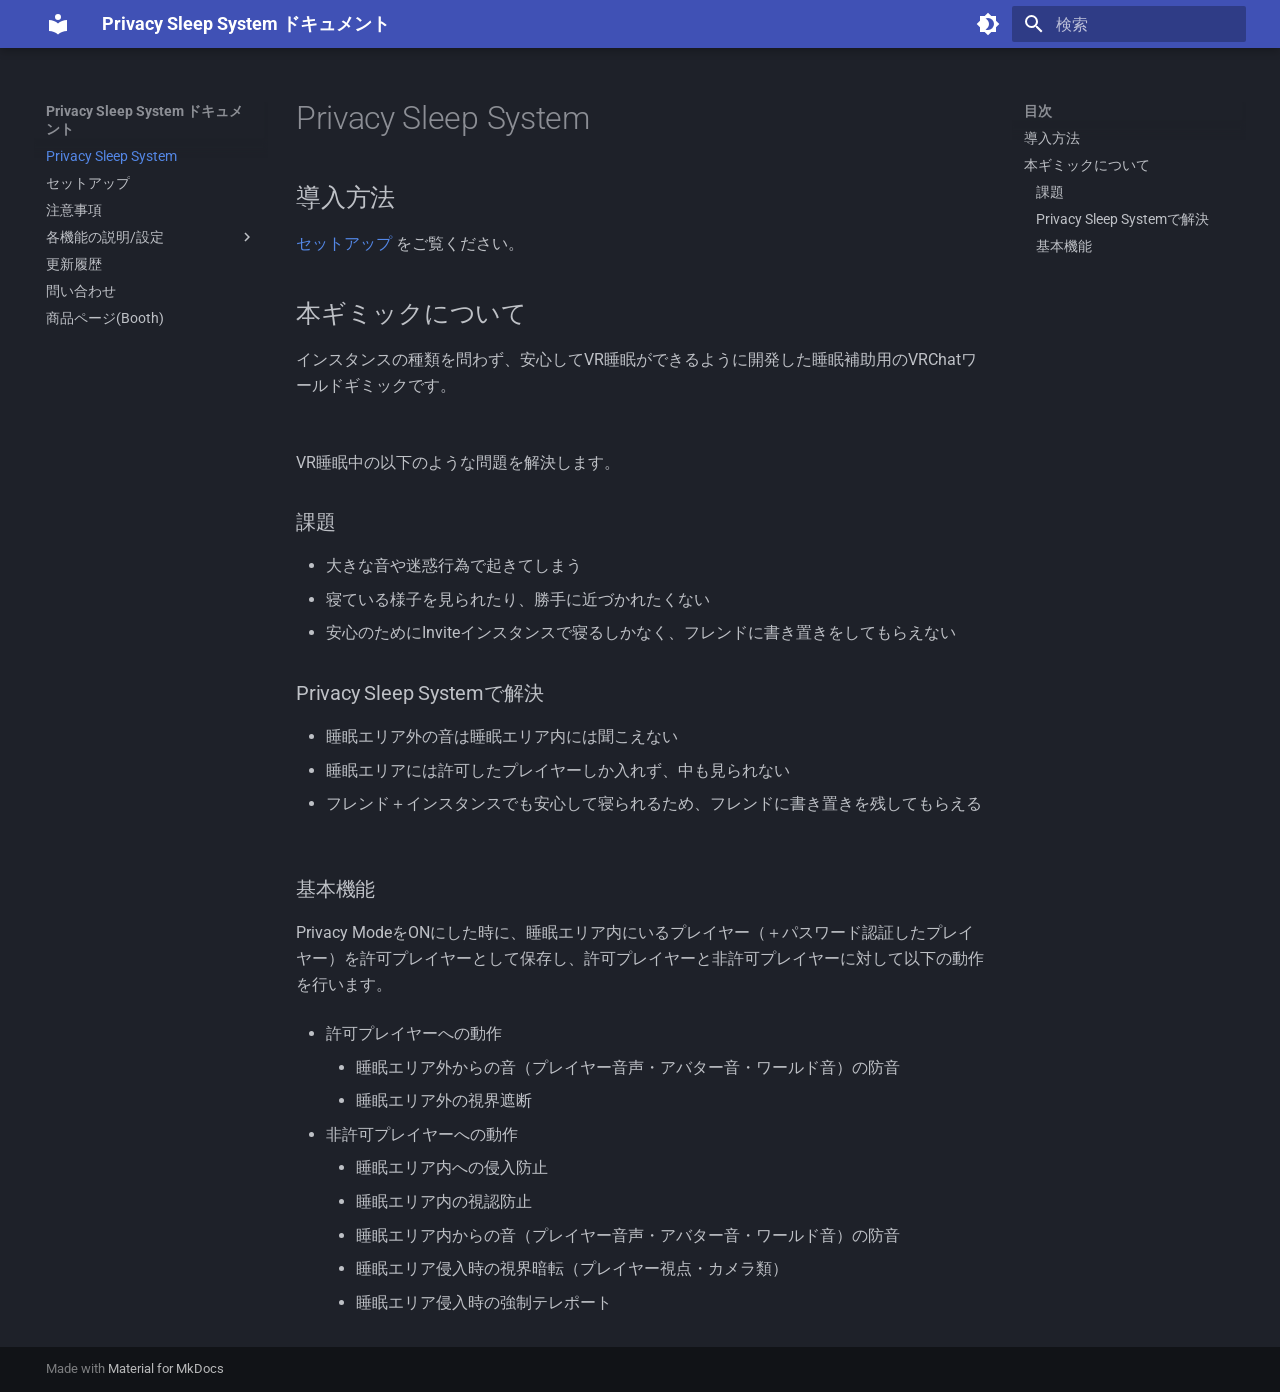
<file: index.html>
<!doctype html>
<html lang="ja" class="no-js">
  <head>
    
      <meta charset="utf-8">
      <meta name="viewport" content="width=device-width,initial-scale=1">
      
      
      
      
      
        <link rel="next" href="setup/">
      
      
        
      
      
      <link rel="icon" href="assets/images/favicon.png">
      <meta name="generator" content="mkdocs-1.6.1, mkdocs-material-9.7.4">
    
    
      
        <title>Privacy Sleep System ドキュメント</title>
      
    
    
      <link rel="stylesheet" href="assets/stylesheets/main.484c7ddc.min.css">
      
        
        <link rel="stylesheet" href="assets/stylesheets/palette.ab4e12ef.min.css">
      
      


    
    
      
    
    
      
        
        
        <link rel="preconnect" href="https://fonts.gstatic.com" crossorigin>
        <link rel="stylesheet" href="https://fonts.googleapis.com/css?family=Roboto:300,300i,400,400i,700,700i%7CRoboto+Mono:400,400i,700,700i&display=fallback">
        <style>:root{--md-text-font:"Roboto";--md-code-font:"Roboto Mono"}</style>
      
    
    
    <script>__md_scope=new URL(".",location),__md_hash=e=>[...e].reduce(((e,_)=>(e<<5)-e+_.charCodeAt(0)),0),__md_get=(e,_=localStorage,t=__md_scope)=>JSON.parse(_.getItem(t.pathname+"."+e)),__md_set=(e,_,t=localStorage,a=__md_scope)=>{try{t.setItem(a.pathname+"."+e,JSON.stringify(_))}catch(e){}}</script>
    
      

    
    
  </head>
  
  
    
    
      
    
    
    
    
    <body dir="ltr" data-md-color-scheme="slate" data-md-color-primary="indigo" data-md-color-accent="indigo">
  
    
    <input class="md-toggle" data-md-toggle="drawer" type="checkbox" id="__drawer" autocomplete="off">
    <input class="md-toggle" data-md-toggle="search" type="checkbox" id="__search" autocomplete="off">
    <label class="md-overlay" for="__drawer"></label>
    <div data-md-component="skip">
      
        
        <a href="#_1" class="md-skip">
          コンテンツにスキップ
        </a>
      
    </div>
    <div data-md-component="announce">
      
    </div>
    
    
      

  

<header class="md-header md-header--shadow" data-md-component="header">
  <nav class="md-header__inner md-grid" aria-label="ヘッダー">
    <a href="." title="Privacy Sleep System ドキュメント" class="md-header__button md-logo" aria-label="Privacy Sleep System ドキュメント" data-md-component="logo">
      
  
  <svg xmlns="http://www.w3.org/2000/svg" viewBox="0 0 24 24"><path d="M12 8a3 3 0 0 0 3-3 3 3 0 0 0-3-3 3 3 0 0 0-3 3 3 3 0 0 0 3 3m0 3.54C9.64 9.35 6.5 8 3 8v11c3.5 0 6.64 1.35 9 3.54 2.36-2.19 5.5-3.54 9-3.54V8c-3.5 0-6.64 1.35-9 3.54"/></svg>

    </a>
    <label class="md-header__button md-icon" for="__drawer">
      
      <svg xmlns="http://www.w3.org/2000/svg" viewBox="0 0 24 24"><path d="M3 6h18v2H3zm0 5h18v2H3zm0 5h18v2H3z"/></svg>
    </label>
    <div class="md-header__title" data-md-component="header-title">
      <div class="md-header__ellipsis">
        <div class="md-header__topic">
          <span class="md-ellipsis">
            Privacy Sleep System ドキュメント
          </span>
        </div>
        <div class="md-header__topic" data-md-component="header-topic">
          <span class="md-ellipsis">
            
              Privacy Sleep System
            
          </span>
        </div>
      </div>
    </div>
    
      
        <form class="md-header__option" data-md-component="palette">
  
    
    
    
    <input class="md-option" data-md-color-media="" data-md-color-scheme="slate" data-md-color-primary="indigo" data-md-color-accent="indigo"  aria-label="ライトモードに切り替え"  type="radio" name="__palette" id="__palette_0">
    
      <label class="md-header__button md-icon" title="ライトモードに切り替え" for="__palette_1" hidden>
        <svg xmlns="http://www.w3.org/2000/svg" viewBox="0 0 24 24"><path d="M12 18c-.89 0-1.74-.2-2.5-.55C11.56 16.5 13 14.42 13 12s-1.44-4.5-3.5-5.45C10.26 6.2 11.11 6 12 6a6 6 0 0 1 6 6 6 6 0 0 1-6 6m8-9.31V4h-4.69L12 .69 8.69 4H4v4.69L.69 12 4 15.31V20h4.69L12 23.31 15.31 20H20v-4.69L23.31 12z"/></svg>
      </label>
    
  
    
    
    
    <input class="md-option" data-md-color-media="" data-md-color-scheme="default" data-md-color-primary="indigo" data-md-color-accent="indigo"  aria-label="ダークモードに切り替え"  type="radio" name="__palette" id="__palette_1">
    
      <label class="md-header__button md-icon" title="ダークモードに切り替え" for="__palette_0" hidden>
        <svg xmlns="http://www.w3.org/2000/svg" viewBox="0 0 24 24"><path d="M12 8a4 4 0 0 0-4 4 4 4 0 0 0 4 4 4 4 0 0 0 4-4 4 4 0 0 0-4-4m0 10a6 6 0 0 1-6-6 6 6 0 0 1 6-6 6 6 0 0 1 6 6 6 6 0 0 1-6 6m8-9.31V4h-4.69L12 .69 8.69 4H4v4.69L.69 12 4 15.31V20h4.69L12 23.31 15.31 20H20v-4.69L23.31 12z"/></svg>
      </label>
    
  
</form>
      
    
    
      <script>var palette=__md_get("__palette");if(palette&&palette.color){if("(prefers-color-scheme)"===palette.color.media){var media=matchMedia("(prefers-color-scheme: light)"),input=document.querySelector(media.matches?"[data-md-color-media='(prefers-color-scheme: light)']":"[data-md-color-media='(prefers-color-scheme: dark)']");palette.color.media=input.getAttribute("data-md-color-media"),palette.color.scheme=input.getAttribute("data-md-color-scheme"),palette.color.primary=input.getAttribute("data-md-color-primary"),palette.color.accent=input.getAttribute("data-md-color-accent")}for(var[key,value]of Object.entries(palette.color))document.body.setAttribute("data-md-color-"+key,value)}</script>
    
    
    
      
      
        <label class="md-header__button md-icon" for="__search">
          
          <svg xmlns="http://www.w3.org/2000/svg" viewBox="0 0 24 24"><path d="M9.5 3A6.5 6.5 0 0 1 16 9.5c0 1.61-.59 3.09-1.56 4.23l.27.27h.79l5 5-1.5 1.5-5-5v-.79l-.27-.27A6.52 6.52 0 0 1 9.5 16 6.5 6.5 0 0 1 3 9.5 6.5 6.5 0 0 1 9.5 3m0 2C7 5 5 7 5 9.5S7 14 9.5 14 14 12 14 9.5 12 5 9.5 5"/></svg>
        </label>
        <div class="md-search" data-md-component="search" role="dialog">
  <label class="md-search__overlay" for="__search"></label>
  <div class="md-search__inner" role="search">
    <form class="md-search__form" name="search">
      <input type="text" class="md-search__input" name="query" aria-label="検索" placeholder="検索" autocapitalize="off" autocorrect="off" autocomplete="off" spellcheck="false" data-md-component="search-query" required>
      <label class="md-search__icon md-icon" for="__search">
        
        <svg xmlns="http://www.w3.org/2000/svg" viewBox="0 0 24 24"><path d="M9.5 3A6.5 6.5 0 0 1 16 9.5c0 1.61-.59 3.09-1.56 4.23l.27.27h.79l5 5-1.5 1.5-5-5v-.79l-.27-.27A6.52 6.52 0 0 1 9.5 16 6.5 6.5 0 0 1 3 9.5 6.5 6.5 0 0 1 9.5 3m0 2C7 5 5 7 5 9.5S7 14 9.5 14 14 12 14 9.5 12 5 9.5 5"/></svg>
        
        <svg xmlns="http://www.w3.org/2000/svg" viewBox="0 0 24 24"><path d="M20 11v2H8l5.5 5.5-1.42 1.42L4.16 12l7.92-7.92L13.5 5.5 8 11z"/></svg>
      </label>
      <nav class="md-search__options" aria-label="検索">
        
        <button type="reset" class="md-search__icon md-icon" title="クリア" aria-label="クリア" tabindex="-1">
          
          <svg xmlns="http://www.w3.org/2000/svg" viewBox="0 0 24 24"><path d="M19 6.41 17.59 5 12 10.59 6.41 5 5 6.41 10.59 12 5 17.59 6.41 19 12 13.41 17.59 19 19 17.59 13.41 12z"/></svg>
        </button>
      </nav>
      
    </form>
    <div class="md-search__output">
      <div class="md-search__scrollwrap" tabindex="0" data-md-scrollfix>
        <div class="md-search-result" data-md-component="search-result">
          <div class="md-search-result__meta">
            検索を初期化
          </div>
          <ol class="md-search-result__list" role="presentation"></ol>
        </div>
      </div>
    </div>
  </div>
</div>
      
    
    
  </nav>
  
</header>
    
    <div class="md-container" data-md-component="container">
      
      
        
          
        
      
      <main class="md-main" data-md-component="main">
        <div class="md-main__inner md-grid">
          
            
              
              <div class="md-sidebar md-sidebar--primary" data-md-component="sidebar" data-md-type="navigation" >
                <div class="md-sidebar__scrollwrap">
                  <div class="md-sidebar__inner">
                    



<nav class="md-nav md-nav--primary" aria-label="ナビゲーション" data-md-level="0">
  <label class="md-nav__title" for="__drawer">
    <a href="." title="Privacy Sleep System ドキュメント" class="md-nav__button md-logo" aria-label="Privacy Sleep System ドキュメント" data-md-component="logo">
      
  
  <svg xmlns="http://www.w3.org/2000/svg" viewBox="0 0 24 24"><path d="M12 8a3 3 0 0 0 3-3 3 3 0 0 0-3-3 3 3 0 0 0-3 3 3 3 0 0 0 3 3m0 3.54C9.64 9.35 6.5 8 3 8v11c3.5 0 6.64 1.35 9 3.54 2.36-2.19 5.5-3.54 9-3.54V8c-3.5 0-6.64 1.35-9 3.54"/></svg>

    </a>
    Privacy Sleep System ドキュメント
  </label>
  
  <ul class="md-nav__list" data-md-scrollfix>
    
      
      
  
  
    
  
  
  
    <li class="md-nav__item md-nav__item--active">
      
      <input class="md-nav__toggle md-toggle" type="checkbox" id="__toc">
      
      
      
        <label class="md-nav__link md-nav__link--active" for="__toc">
          
  
  
  <span class="md-ellipsis">
    
  
    Privacy Sleep System
  

    
  </span>
  
  

          <span class="md-nav__icon md-icon"></span>
        </label>
      
      <a href="." class="md-nav__link md-nav__link--active">
        
  
  
  <span class="md-ellipsis">
    
  
    Privacy Sleep System
  

    
  </span>
  
  

      </a>
      
        

<nav class="md-nav md-nav--secondary" aria-label="目次">
  
  
  
  
    <label class="md-nav__title" for="__toc">
      <span class="md-nav__icon md-icon"></span>
      目次
    </label>
    <ul class="md-nav__list" data-md-component="toc" data-md-scrollfix>
      
        <li class="md-nav__item">
  <a href="#_1" class="md-nav__link">
    <span class="md-ellipsis">
      
        導入方法
      
    </span>
  </a>
  
</li>
      
        <li class="md-nav__item">
  <a href="#_2" class="md-nav__link">
    <span class="md-ellipsis">
      
        本ギミックについて
      
    </span>
  </a>
  
    <nav class="md-nav" aria-label="本ギミックについて">
      <ul class="md-nav__list">
        
          <li class="md-nav__item">
  <a href="#_3" class="md-nav__link">
    <span class="md-ellipsis">
      
        課題
      
    </span>
  </a>
  
</li>
        
          <li class="md-nav__item">
  <a href="#privacy-sleep-system" class="md-nav__link">
    <span class="md-ellipsis">
      
        Privacy Sleep Systemで解決
      
    </span>
  </a>
  
</li>
        
          <li class="md-nav__item">
  <a href="#_4" class="md-nav__link">
    <span class="md-ellipsis">
      
        基本機能
      
    </span>
  </a>
  
</li>
        
      </ul>
    </nav>
  
</li>
      
    </ul>
  
</nav>
      
    </li>
  

    
      
      
  
  
  
  
    <li class="md-nav__item">
      <a href="setup/" class="md-nav__link">
        
  
  
  <span class="md-ellipsis">
    
  
    セットアップ
  

    
  </span>
  
  

      </a>
    </li>
  

    
      
      
  
  
  
  
    <li class="md-nav__item">
      <a href="caution/" class="md-nav__link">
        
  
  
  <span class="md-ellipsis">
    
  
    注意事項
  

    
  </span>
  
  

      </a>
    </li>
  

    
      
      
  
  
  
  
    
    
    
    
    
    <li class="md-nav__item md-nav__item--nested">
      
        
        
        <input class="md-nav__toggle md-toggle " type="checkbox" id="__nav_4" >
        
          
          <label class="md-nav__link" for="__nav_4" id="__nav_4_label" tabindex="0">
            
  
  
  <span class="md-ellipsis">
    
  
    各機能の説明/設定
  

    
  </span>
  
  

            <span class="md-nav__icon md-icon"></span>
          </label>
        
        <nav class="md-nav" data-md-level="1" aria-labelledby="__nav_4_label" aria-expanded="false">
          <label class="md-nav__title" for="__nav_4">
            <span class="md-nav__icon md-icon"></span>
            
  
    各機能の説明/設定
  

          </label>
          <ul class="md-nav__list" data-md-scrollfix>
            
              
                
  
  
  
  
    <li class="md-nav__item">
      <a href="features/access_control/" class="md-nav__link">
        
  
  
  <span class="md-ellipsis">
    
  
    許可プレイヤー登録
  

    
  </span>
  
  

      </a>
    </li>
  

              
            
              
                
  
  
  
  
    <li class="md-nav__item">
      <a href="features/intrusion_blocker/" class="md-nav__link">
        
  
  
  <span class="md-ellipsis">
    
  
    侵入防止コライダー
  

    
  </span>
  
  

      </a>
    </li>
  

              
            
              
                
  
  
  
  
    <li class="md-nav__item">
      <a href="features/view_blocker/" class="md-nav__link">
        
  
  
  <span class="md-ellipsis">
    
  
    視認防止オブジェクト
  

    
  </span>
  
  

      </a>
    </li>
  

              
            
              
                
  
  
  
  
    <li class="md-nav__item">
      <a href="features/mutual_soundproof/" class="md-nav__link">
        
  
  
  <span class="md-ellipsis">
    
  
    双方向防音
  

    
  </span>
  
  

      </a>
    </li>
  

              
            
              
                
  
  
  
  
    <li class="md-nav__item">
      <a href="features/intrusion_teleport/" class="md-nav__link">
        
  
  
  <span class="md-ellipsis">
    
  
    侵入時強制テレポート
  

    
  </span>
  
  

      </a>
    </li>
  

              
            
              
                
  
  
  
  
    <li class="md-nav__item">
      <a href="features/intrusion_blackout/" class="md-nav__link">
        
  
  
  <span class="md-ellipsis">
    
  
    侵入時暗転視界ジャック
  

    
  </span>
  
  

      </a>
    </li>
  

              
            
          </ul>
        </nav>
      
    </li>
  

    
      
      
  
  
  
  
    <li class="md-nav__item">
      <a href="update/" class="md-nav__link">
        
  
  
  <span class="md-ellipsis">
    
  
    更新履歴
  

    
  </span>
  
  

      </a>
    </li>
  

    
      
      
  
  
  
  
    <li class="md-nav__item">
      <a href="contact/" class="md-nav__link">
        
  
  
  <span class="md-ellipsis">
    
  
    問い合わせ
  

    
  </span>
  
  

      </a>
    </li>
  

    
      
      
  
  
  
  
    <li class="md-nav__item">
      <a href="https://kogostore.booth.pm/items/8062290" class="md-nav__link">
        
  
  
  <span class="md-ellipsis">
    
  
    商品ページ(Booth)
  

    
  </span>
  
  

      </a>
    </li>
  

    
  </ul>
</nav>
                  </div>
                </div>
              </div>
            
            
              
              <div class="md-sidebar md-sidebar--secondary" data-md-component="sidebar" data-md-type="toc" >
                <div class="md-sidebar__scrollwrap">
                  <div class="md-sidebar__inner">
                    

<nav class="md-nav md-nav--secondary" aria-label="目次">
  
  
  
  
    <label class="md-nav__title" for="__toc">
      <span class="md-nav__icon md-icon"></span>
      目次
    </label>
    <ul class="md-nav__list" data-md-component="toc" data-md-scrollfix>
      
        <li class="md-nav__item">
  <a href="#_1" class="md-nav__link">
    <span class="md-ellipsis">
      
        導入方法
      
    </span>
  </a>
  
</li>
      
        <li class="md-nav__item">
  <a href="#_2" class="md-nav__link">
    <span class="md-ellipsis">
      
        本ギミックについて
      
    </span>
  </a>
  
    <nav class="md-nav" aria-label="本ギミックについて">
      <ul class="md-nav__list">
        
          <li class="md-nav__item">
  <a href="#_3" class="md-nav__link">
    <span class="md-ellipsis">
      
        課題
      
    </span>
  </a>
  
</li>
        
          <li class="md-nav__item">
  <a href="#privacy-sleep-system" class="md-nav__link">
    <span class="md-ellipsis">
      
        Privacy Sleep Systemで解決
      
    </span>
  </a>
  
</li>
        
          <li class="md-nav__item">
  <a href="#_4" class="md-nav__link">
    <span class="md-ellipsis">
      
        基本機能
      
    </span>
  </a>
  
</li>
        
      </ul>
    </nav>
  
</li>
      
    </ul>
  
</nav>
                  </div>
                </div>
              </div>
            
          
          
            <div class="md-content" data-md-component="content">
              
              <article class="md-content__inner md-typeset">
                
                  



  <h1>Privacy Sleep System</h1>

<h2 id="_1">導入方法</h2>
<p><a href="setup/">セットアップ</a> をご覧ください。</p>
<h2 id="_2">本ギミックについて</h2>
<p>インスタンスの種類を問わず、安心してVR睡眠ができるように開発した睡眠補助用のVRChatワールドギミックです。
<br>
<br>
<br>
VR睡眠中の以下のような問題を解決します。</p>
<h3 id="_3">課題</h3>
<ul>
<li>大きな音や迷惑行為で起きてしまう</li>
<li>寝ている様子を見られたり、勝手に近づかれたくない</li>
<li>安心のためにInviteインスタンスで寝るしかなく、フレンドに書き置きをしてもらえない</li>
</ul>
<h3 id="privacy-sleep-system">Privacy Sleep Systemで解決</h3>
<ul>
<li>睡眠エリア外の音は睡眠エリア内には聞こえない</li>
<li>睡眠エリアには許可したプレイヤーしか入れず、中も見られない</li>
<li>フレンド＋インスタンスでも安心して寝られるため、フレンドに書き置きを残してもらえる
<br>
<br></li>
</ul>
<h3 id="_4">基本機能</h3>
<p>Privacy ModeをONにした時に、睡眠エリア内にいるプレイヤー（＋パスワード認証したプレイヤー）を許可プレイヤーとして保存し、許可プレイヤーと非許可プレイヤーに対して以下の動作を行います。</p>
<ul>
<li>
<p>許可プレイヤーへの動作</p>
<ul>
<li>睡眠エリア外からの音（プレイヤー音声・アバター音・ワールド音）の防音</li>
<li>睡眠エリア外の視界遮断</li>
</ul>
</li>
<li>
<p>非許可プレイヤーへの動作</p>
<ul>
<li>睡眠エリア内への侵入防止</li>
<li>睡眠エリア内の視認防止</li>
<li>睡眠エリア内からの音（プレイヤー音声・アバター音・ワールド音）の防音</li>
<li>睡眠エリア侵入時の視界暗転（プレイヤー視点・カメラ類）</li>
<li>睡眠エリア侵入時の強制テレポート</li>
</ul>
</li>
</ul>












                
              </article>
            </div>
          
          
<script>var target=document.getElementById(location.hash.slice(1));target&&target.name&&(target.checked=target.name.startsWith("__tabbed_"))</script>
        </div>
        
      </main>
      
        <footer class="md-footer">
  
  <div class="md-footer-meta md-typeset">
    <div class="md-footer-meta__inner md-grid">
      <div class="md-copyright">
  
  
    Made with
    <a href="https://squidfunk.github.io/mkdocs-material/" target="_blank" rel="noopener">
      Material for MkDocs
    </a>
  
</div>
      
    </div>
  </div>
</footer>
      
    </div>
    <div class="md-dialog" data-md-component="dialog">
      <div class="md-dialog__inner md-typeset"></div>
    </div>
    
    
    
      
      
      <script id="__config" type="application/json">{"annotate": null, "base": ".", "features": [], "search": "assets/javascripts/workers/search.2c215733.min.js", "tags": null, "translations": {"clipboard.copied": "\u30b3\u30d4\u30fc\u3057\u307e\u3057\u305f", "clipboard.copy": "\u30af\u30ea\u30c3\u30d7\u30dc\u30fc\u30c9\u3078\u30b3\u30d4\u30fc", "search.result.more.one": "\u3053\u306e\u30da\u30fc\u30b8\u5185\u306b\u3082\u30461\u4ef6\u898b\u3064\u304b\u308a\u307e\u3057\u305f", "search.result.more.other": "\u3053\u306e\u30da\u30fc\u30b8\u5185\u306b\u3042\u3068#\u4ef6\u898b\u3064\u304b\u308a\u307e\u3057\u305f", "search.result.none": "\u4f55\u3082\u898b\u3064\u304b\u308a\u307e\u305b\u3093\u3067\u3057\u305f", "search.result.one": "1\u4ef6\u898b\u3064\u304b\u308a\u307e\u3057\u305f", "search.result.other": "#\u4ef6\u898b\u3064\u304b\u308a\u307e\u3057\u305f", "search.result.placeholder": "\u691c\u7d22\u30ad\u30fc\u30ef\u30fc\u30c9\u3092\u5165\u529b\u3057\u3066\u304f\u3060\u3055\u3044", "search.result.term.missing": "\u691c\u7d22\u306b\u542b\u307e\u308c\u306a\u3044", "select.version": "\u30d0\u30fc\u30b8\u30e7\u30f3\u5207\u308a\u66ff\u3048"}, "version": null}</script>
    
    
      <script src="assets/javascripts/bundle.79ae519e.min.js"></script>
      
    
  </body>
</html>
</file>
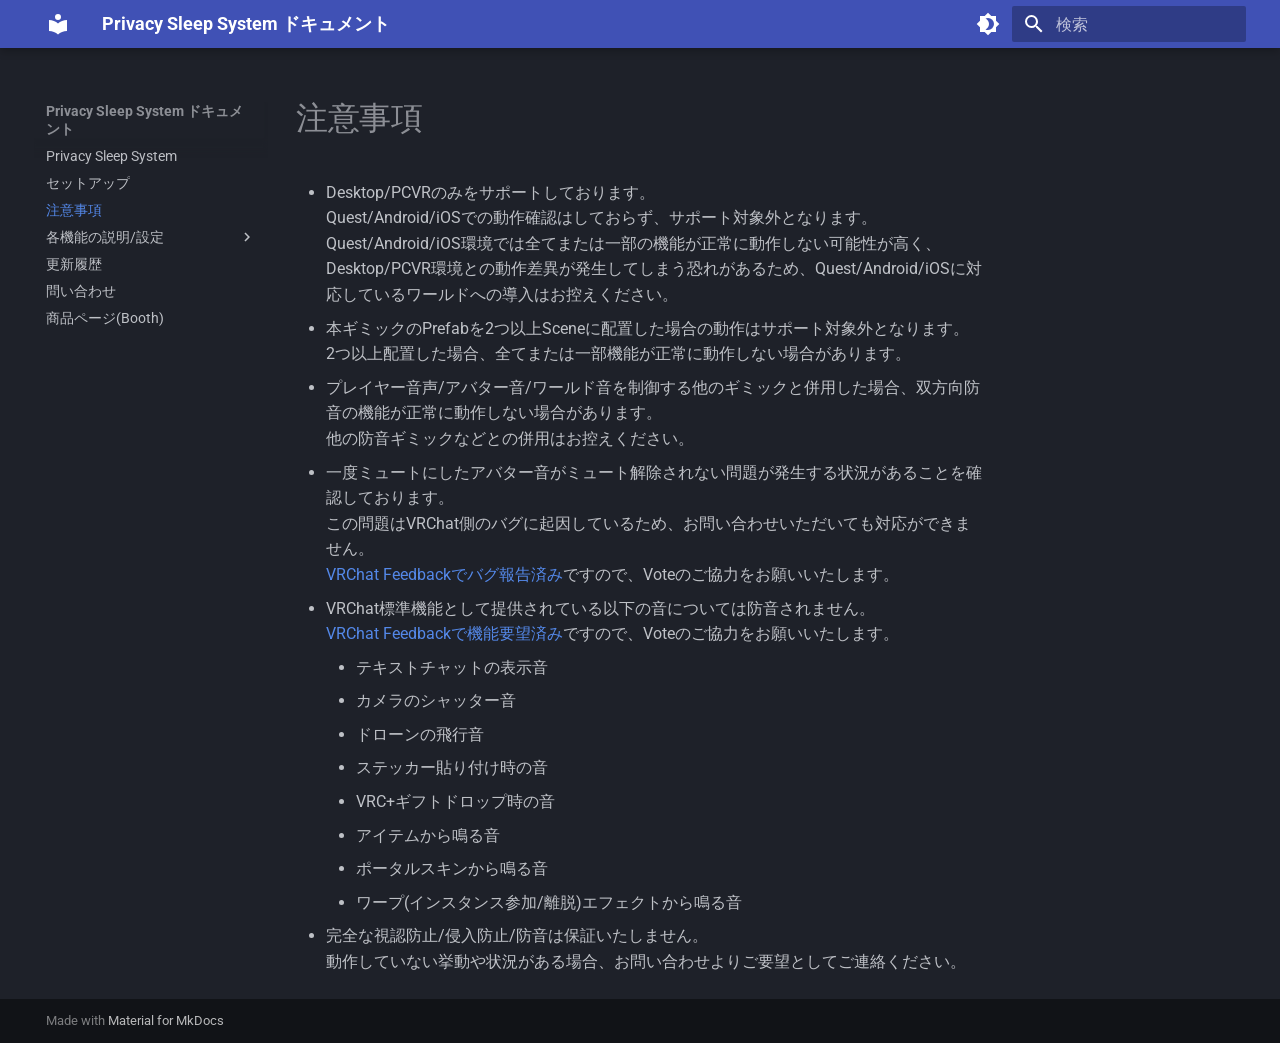
<file: caution/index.html>
<!doctype html>
<html lang="ja" class="no-js">
  <head>
    
      <meta charset="utf-8">
      <meta name="viewport" content="width=device-width,initial-scale=1">
      
      
      
      
        <link rel="prev" href="../setup/">
      
      
        <link rel="next" href="../features/access_control/">
      
      
        
      
      
      <link rel="icon" href="../assets/images/favicon.png">
      <meta name="generator" content="mkdocs-1.6.1, mkdocs-material-9.7.4">
    
    
      
        <title>注意事項 - Privacy Sleep System ドキュメント</title>
      
    
    
      <link rel="stylesheet" href="../assets/stylesheets/main.484c7ddc.min.css">
      
        
        <link rel="stylesheet" href="../assets/stylesheets/palette.ab4e12ef.min.css">
      
      


    
    
      
    
    
      
        
        
        <link rel="preconnect" href="https://fonts.gstatic.com" crossorigin>
        <link rel="stylesheet" href="https://fonts.googleapis.com/css?family=Roboto:300,300i,400,400i,700,700i%7CRoboto+Mono:400,400i,700,700i&display=fallback">
        <style>:root{--md-text-font:"Roboto";--md-code-font:"Roboto Mono"}</style>
      
    
    
    <script>__md_scope=new URL("..",location),__md_hash=e=>[...e].reduce(((e,_)=>(e<<5)-e+_.charCodeAt(0)),0),__md_get=(e,_=localStorage,t=__md_scope)=>JSON.parse(_.getItem(t.pathname+"."+e)),__md_set=(e,_,t=localStorage,a=__md_scope)=>{try{t.setItem(a.pathname+"."+e,JSON.stringify(_))}catch(e){}}</script>
    
      

    
    
  </head>
  
  
    
    
      
    
    
    
    
    <body dir="ltr" data-md-color-scheme="slate" data-md-color-primary="indigo" data-md-color-accent="indigo">
  
    
    <input class="md-toggle" data-md-toggle="drawer" type="checkbox" id="__drawer" autocomplete="off">
    <input class="md-toggle" data-md-toggle="search" type="checkbox" id="__search" autocomplete="off">
    <label class="md-overlay" for="__drawer"></label>
    <div data-md-component="skip">
      
    </div>
    <div data-md-component="announce">
      
    </div>
    
    
      

  

<header class="md-header md-header--shadow" data-md-component="header">
  <nav class="md-header__inner md-grid" aria-label="ヘッダー">
    <a href=".." title="Privacy Sleep System ドキュメント" class="md-header__button md-logo" aria-label="Privacy Sleep System ドキュメント" data-md-component="logo">
      
  
  <svg xmlns="http://www.w3.org/2000/svg" viewBox="0 0 24 24"><path d="M12 8a3 3 0 0 0 3-3 3 3 0 0 0-3-3 3 3 0 0 0-3 3 3 3 0 0 0 3 3m0 3.54C9.64 9.35 6.5 8 3 8v11c3.5 0 6.64 1.35 9 3.54 2.36-2.19 5.5-3.54 9-3.54V8c-3.5 0-6.64 1.35-9 3.54"/></svg>

    </a>
    <label class="md-header__button md-icon" for="__drawer">
      
      <svg xmlns="http://www.w3.org/2000/svg" viewBox="0 0 24 24"><path d="M3 6h18v2H3zm0 5h18v2H3zm0 5h18v2H3z"/></svg>
    </label>
    <div class="md-header__title" data-md-component="header-title">
      <div class="md-header__ellipsis">
        <div class="md-header__topic">
          <span class="md-ellipsis">
            Privacy Sleep System ドキュメント
          </span>
        </div>
        <div class="md-header__topic" data-md-component="header-topic">
          <span class="md-ellipsis">
            
              注意事項
            
          </span>
        </div>
      </div>
    </div>
    
      
        <form class="md-header__option" data-md-component="palette">
  
    
    
    
    <input class="md-option" data-md-color-media="" data-md-color-scheme="slate" data-md-color-primary="indigo" data-md-color-accent="indigo"  aria-label="ライトモードに切り替え"  type="radio" name="__palette" id="__palette_0">
    
      <label class="md-header__button md-icon" title="ライトモードに切り替え" for="__palette_1" hidden>
        <svg xmlns="http://www.w3.org/2000/svg" viewBox="0 0 24 24"><path d="M12 18c-.89 0-1.74-.2-2.5-.55C11.56 16.5 13 14.42 13 12s-1.44-4.5-3.5-5.45C10.26 6.2 11.11 6 12 6a6 6 0 0 1 6 6 6 6 0 0 1-6 6m8-9.31V4h-4.69L12 .69 8.69 4H4v4.69L.69 12 4 15.31V20h4.69L12 23.31 15.31 20H20v-4.69L23.31 12z"/></svg>
      </label>
    
  
    
    
    
    <input class="md-option" data-md-color-media="" data-md-color-scheme="default" data-md-color-primary="indigo" data-md-color-accent="indigo"  aria-label="ダークモードに切り替え"  type="radio" name="__palette" id="__palette_1">
    
      <label class="md-header__button md-icon" title="ダークモードに切り替え" for="__palette_0" hidden>
        <svg xmlns="http://www.w3.org/2000/svg" viewBox="0 0 24 24"><path d="M12 8a4 4 0 0 0-4 4 4 4 0 0 0 4 4 4 4 0 0 0 4-4 4 4 0 0 0-4-4m0 10a6 6 0 0 1-6-6 6 6 0 0 1 6-6 6 6 0 0 1 6 6 6 6 0 0 1-6 6m8-9.31V4h-4.69L12 .69 8.69 4H4v4.69L.69 12 4 15.31V20h4.69L12 23.31 15.31 20H20v-4.69L23.31 12z"/></svg>
      </label>
    
  
</form>
      
    
    
      <script>var palette=__md_get("__palette");if(palette&&palette.color){if("(prefers-color-scheme)"===palette.color.media){var media=matchMedia("(prefers-color-scheme: light)"),input=document.querySelector(media.matches?"[data-md-color-media='(prefers-color-scheme: light)']":"[data-md-color-media='(prefers-color-scheme: dark)']");palette.color.media=input.getAttribute("data-md-color-media"),palette.color.scheme=input.getAttribute("data-md-color-scheme"),palette.color.primary=input.getAttribute("data-md-color-primary"),palette.color.accent=input.getAttribute("data-md-color-accent")}for(var[key,value]of Object.entries(palette.color))document.body.setAttribute("data-md-color-"+key,value)}</script>
    
    
    
      
      
        <label class="md-header__button md-icon" for="__search">
          
          <svg xmlns="http://www.w3.org/2000/svg" viewBox="0 0 24 24"><path d="M9.5 3A6.5 6.5 0 0 1 16 9.5c0 1.61-.59 3.09-1.56 4.23l.27.27h.79l5 5-1.5 1.5-5-5v-.79l-.27-.27A6.52 6.52 0 0 1 9.5 16 6.5 6.5 0 0 1 3 9.5 6.5 6.5 0 0 1 9.5 3m0 2C7 5 5 7 5 9.5S7 14 9.5 14 14 12 14 9.5 12 5 9.5 5"/></svg>
        </label>
        <div class="md-search" data-md-component="search" role="dialog">
  <label class="md-search__overlay" for="__search"></label>
  <div class="md-search__inner" role="search">
    <form class="md-search__form" name="search">
      <input type="text" class="md-search__input" name="query" aria-label="検索" placeholder="検索" autocapitalize="off" autocorrect="off" autocomplete="off" spellcheck="false" data-md-component="search-query" required>
      <label class="md-search__icon md-icon" for="__search">
        
        <svg xmlns="http://www.w3.org/2000/svg" viewBox="0 0 24 24"><path d="M9.5 3A6.5 6.5 0 0 1 16 9.5c0 1.61-.59 3.09-1.56 4.23l.27.27h.79l5 5-1.5 1.5-5-5v-.79l-.27-.27A6.52 6.52 0 0 1 9.5 16 6.5 6.5 0 0 1 3 9.5 6.5 6.5 0 0 1 9.5 3m0 2C7 5 5 7 5 9.5S7 14 9.5 14 14 12 14 9.5 12 5 9.5 5"/></svg>
        
        <svg xmlns="http://www.w3.org/2000/svg" viewBox="0 0 24 24"><path d="M20 11v2H8l5.5 5.5-1.42 1.42L4.16 12l7.92-7.92L13.5 5.5 8 11z"/></svg>
      </label>
      <nav class="md-search__options" aria-label="検索">
        
        <button type="reset" class="md-search__icon md-icon" title="クリア" aria-label="クリア" tabindex="-1">
          
          <svg xmlns="http://www.w3.org/2000/svg" viewBox="0 0 24 24"><path d="M19 6.41 17.59 5 12 10.59 6.41 5 5 6.41 10.59 12 5 17.59 6.41 19 12 13.41 17.59 19 19 17.59 13.41 12z"/></svg>
        </button>
      </nav>
      
    </form>
    <div class="md-search__output">
      <div class="md-search__scrollwrap" tabindex="0" data-md-scrollfix>
        <div class="md-search-result" data-md-component="search-result">
          <div class="md-search-result__meta">
            検索を初期化
          </div>
          <ol class="md-search-result__list" role="presentation"></ol>
        </div>
      </div>
    </div>
  </div>
</div>
      
    
    
  </nav>
  
</header>
    
    <div class="md-container" data-md-component="container">
      
      
        
          
        
      
      <main class="md-main" data-md-component="main">
        <div class="md-main__inner md-grid">
          
            
              
              <div class="md-sidebar md-sidebar--primary" data-md-component="sidebar" data-md-type="navigation" >
                <div class="md-sidebar__scrollwrap">
                  <div class="md-sidebar__inner">
                    



<nav class="md-nav md-nav--primary" aria-label="ナビゲーション" data-md-level="0">
  <label class="md-nav__title" for="__drawer">
    <a href=".." title="Privacy Sleep System ドキュメント" class="md-nav__button md-logo" aria-label="Privacy Sleep System ドキュメント" data-md-component="logo">
      
  
  <svg xmlns="http://www.w3.org/2000/svg" viewBox="0 0 24 24"><path d="M12 8a3 3 0 0 0 3-3 3 3 0 0 0-3-3 3 3 0 0 0-3 3 3 3 0 0 0 3 3m0 3.54C9.64 9.35 6.5 8 3 8v11c3.5 0 6.64 1.35 9 3.54 2.36-2.19 5.5-3.54 9-3.54V8c-3.5 0-6.64 1.35-9 3.54"/></svg>

    </a>
    Privacy Sleep System ドキュメント
  </label>
  
  <ul class="md-nav__list" data-md-scrollfix>
    
      
      
  
  
  
  
    <li class="md-nav__item">
      <a href=".." class="md-nav__link">
        
  
  
  <span class="md-ellipsis">
    
  
    Privacy Sleep System
  

    
  </span>
  
  

      </a>
    </li>
  

    
      
      
  
  
  
  
    <li class="md-nav__item">
      <a href="../setup/" class="md-nav__link">
        
  
  
  <span class="md-ellipsis">
    
  
    セットアップ
  

    
  </span>
  
  

      </a>
    </li>
  

    
      
      
  
  
    
  
  
  
    <li class="md-nav__item md-nav__item--active">
      
      <input class="md-nav__toggle md-toggle" type="checkbox" id="__toc">
      
      
      
      <a href="./" class="md-nav__link md-nav__link--active">
        
  
  
  <span class="md-ellipsis">
    
  
    注意事項
  

    
  </span>
  
  

      </a>
      
    </li>
  

    
      
      
  
  
  
  
    
    
    
    
    
    <li class="md-nav__item md-nav__item--nested">
      
        
        
        <input class="md-nav__toggle md-toggle " type="checkbox" id="__nav_4" >
        
          
          <label class="md-nav__link" for="__nav_4" id="__nav_4_label" tabindex="0">
            
  
  
  <span class="md-ellipsis">
    
  
    各機能の説明/設定
  

    
  </span>
  
  

            <span class="md-nav__icon md-icon"></span>
          </label>
        
        <nav class="md-nav" data-md-level="1" aria-labelledby="__nav_4_label" aria-expanded="false">
          <label class="md-nav__title" for="__nav_4">
            <span class="md-nav__icon md-icon"></span>
            
  
    各機能の説明/設定
  

          </label>
          <ul class="md-nav__list" data-md-scrollfix>
            
              
                
  
  
  
  
    <li class="md-nav__item">
      <a href="../features/access_control/" class="md-nav__link">
        
  
  
  <span class="md-ellipsis">
    
  
    許可プレイヤー登録
  

    
  </span>
  
  

      </a>
    </li>
  

              
            
              
                
  
  
  
  
    <li class="md-nav__item">
      <a href="../features/intrusion_blocker/" class="md-nav__link">
        
  
  
  <span class="md-ellipsis">
    
  
    侵入防止コライダー
  

    
  </span>
  
  

      </a>
    </li>
  

              
            
              
                
  
  
  
  
    <li class="md-nav__item">
      <a href="../features/view_blocker/" class="md-nav__link">
        
  
  
  <span class="md-ellipsis">
    
  
    視認防止オブジェクト
  

    
  </span>
  
  

      </a>
    </li>
  

              
            
              
                
  
  
  
  
    <li class="md-nav__item">
      <a href="../features/mutual_soundproof/" class="md-nav__link">
        
  
  
  <span class="md-ellipsis">
    
  
    双方向防音
  

    
  </span>
  
  

      </a>
    </li>
  

              
            
              
                
  
  
  
  
    <li class="md-nav__item">
      <a href="../features/intrusion_teleport/" class="md-nav__link">
        
  
  
  <span class="md-ellipsis">
    
  
    侵入時強制テレポート
  

    
  </span>
  
  

      </a>
    </li>
  

              
            
              
                
  
  
  
  
    <li class="md-nav__item">
      <a href="../features/intrusion_blackout/" class="md-nav__link">
        
  
  
  <span class="md-ellipsis">
    
  
    侵入時暗転視界ジャック
  

    
  </span>
  
  

      </a>
    </li>
  

              
            
          </ul>
        </nav>
      
    </li>
  

    
      
      
  
  
  
  
    <li class="md-nav__item">
      <a href="../update/" class="md-nav__link">
        
  
  
  <span class="md-ellipsis">
    
  
    更新履歴
  

    
  </span>
  
  

      </a>
    </li>
  

    
      
      
  
  
  
  
    <li class="md-nav__item">
      <a href="../contact/" class="md-nav__link">
        
  
  
  <span class="md-ellipsis">
    
  
    問い合わせ
  

    
  </span>
  
  

      </a>
    </li>
  

    
      
      
  
  
  
  
    <li class="md-nav__item">
      <a href="https://kogostore.booth.pm/items/8062290" class="md-nav__link">
        
  
  
  <span class="md-ellipsis">
    
  
    商品ページ(Booth)
  

    
  </span>
  
  

      </a>
    </li>
  

    
  </ul>
</nav>
                  </div>
                </div>
              </div>
            
            
              
              <div class="md-sidebar md-sidebar--secondary" data-md-component="sidebar" data-md-type="toc" >
                <div class="md-sidebar__scrollwrap">
                  <div class="md-sidebar__inner">
                    

<nav class="md-nav md-nav--secondary" aria-label="目次">
  
  
  
  
</nav>
                  </div>
                </div>
              </div>
            
          
          
            <div class="md-content" data-md-component="content">
              
              <article class="md-content__inner md-typeset">
                
                  



  <h1>注意事項</h1>

<ul>
<li>Desktop/PCVRのみをサポートしております。<br>
Quest/Android/iOSでの動作確認はしておらず、サポート対象外となります。<br>
Quest/Android/iOS環境では全てまたは一部の機能が正常に動作しない可能性が高く、Desktop/PCVR環境との動作差異が発生してしまう恐れがあるため、Quest/Android/iOSに対応しているワールドへの導入はお控えください。</li>
<li>本ギミックのPrefabを2つ以上Sceneに配置した場合の動作はサポート対象外となります。<br>
2つ以上配置した場合、全てまたは一部機能が正常に動作しない場合があります。</li>
<li>プレイヤー音声/アバター音/ワールド音を制御する他のギミックと併用した場合、双方向防音の機能が正常に動作しない場合があります。<br>
他の防音ギミックなどとの併用はお控えください。</li>
<li>一度ミュートにしたアバター音がミュート解除されない問題が発生する状況があることを確認しております。<br>
この問題はVRChat側のバグに起因しているため、お問い合わせいただいても対応ができません。<br>
<a href="https://feedback.vrchat.com/bug-reports/p/vrcplayerapisetavataraudiofarradius-does-not-restore-avatar-audio-if-playback-st">VRChat Feedbackでバグ報告済み</a>ですので、Voteのご協力をお願いいたします。<br></li>
<li>VRChat標準機能として提供されている以下の音については防音されません。<br>
<a href="https://feedback.vrchat.com/feature-requests/p/allow-udon-to-control-the-volume-of-inventory-and-cosmetic-effects">VRChat Feedbackで機能要望済み</a>ですので、Voteのご協力をお願いいたします。<ul>
<li>テキストチャットの表示音</li>
<li>カメラのシャッター音</li>
<li>ドローンの飛行音</li>
<li>ステッカー貼り付け時の音</li>
<li>VRC+ギフトドロップ時の音</li>
<li>アイテムから鳴る音</li>
<li>ポータルスキンから鳴る音</li>
<li>ワープ(インスタンス参加/離脱)エフェクトから鳴る音</li>
</ul>
</li>
<li>完全な視認防止/侵入防止/防音は保証いたしません。<br>
動作していない挙動や状況がある場合、お問い合わせよりご要望としてご連絡ください。</li>
</ul>












                
              </article>
            </div>
          
          
<script>var target=document.getElementById(location.hash.slice(1));target&&target.name&&(target.checked=target.name.startsWith("__tabbed_"))</script>
        </div>
        
      </main>
      
        <footer class="md-footer">
  
  <div class="md-footer-meta md-typeset">
    <div class="md-footer-meta__inner md-grid">
      <div class="md-copyright">
  
  
    Made with
    <a href="https://squidfunk.github.io/mkdocs-material/" target="_blank" rel="noopener">
      Material for MkDocs
    </a>
  
</div>
      
    </div>
  </div>
</footer>
      
    </div>
    <div class="md-dialog" data-md-component="dialog">
      <div class="md-dialog__inner md-typeset"></div>
    </div>
    
    
    
      
      
      <script id="__config" type="application/json">{"annotate": null, "base": "..", "features": [], "search": "../assets/javascripts/workers/search.2c215733.min.js", "tags": null, "translations": {"clipboard.copied": "\u30b3\u30d4\u30fc\u3057\u307e\u3057\u305f", "clipboard.copy": "\u30af\u30ea\u30c3\u30d7\u30dc\u30fc\u30c9\u3078\u30b3\u30d4\u30fc", "search.result.more.one": "\u3053\u306e\u30da\u30fc\u30b8\u5185\u306b\u3082\u30461\u4ef6\u898b\u3064\u304b\u308a\u307e\u3057\u305f", "search.result.more.other": "\u3053\u306e\u30da\u30fc\u30b8\u5185\u306b\u3042\u3068#\u4ef6\u898b\u3064\u304b\u308a\u307e\u3057\u305f", "search.result.none": "\u4f55\u3082\u898b\u3064\u304b\u308a\u307e\u305b\u3093\u3067\u3057\u305f", "search.result.one": "1\u4ef6\u898b\u3064\u304b\u308a\u307e\u3057\u305f", "search.result.other": "#\u4ef6\u898b\u3064\u304b\u308a\u307e\u3057\u305f", "search.result.placeholder": "\u691c\u7d22\u30ad\u30fc\u30ef\u30fc\u30c9\u3092\u5165\u529b\u3057\u3066\u304f\u3060\u3055\u3044", "search.result.term.missing": "\u691c\u7d22\u306b\u542b\u307e\u308c\u306a\u3044", "select.version": "\u30d0\u30fc\u30b8\u30e7\u30f3\u5207\u308a\u66ff\u3048"}, "version": null}</script>
    
    
      <script src="../assets/javascripts/bundle.79ae519e.min.js"></script>
      
    
  </body>
</html>
</file>
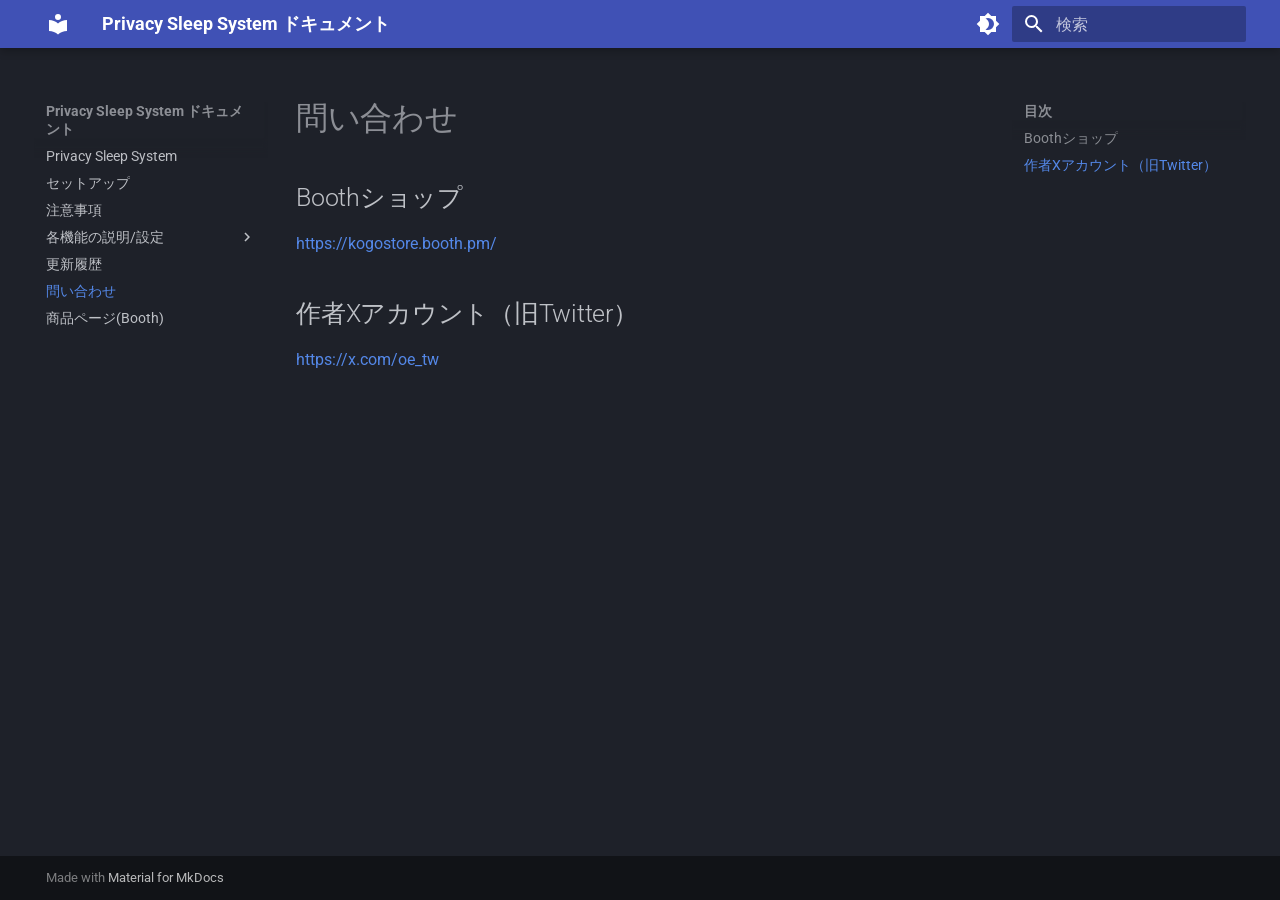
<file: contact/index.html>
<!doctype html>
<html lang="ja" class="no-js">
  <head>
    
      <meta charset="utf-8">
      <meta name="viewport" content="width=device-width,initial-scale=1">
      
      
      
      
        <link rel="prev" href="../update/">
      
      
      
        
      
      
      <link rel="icon" href="../assets/images/favicon.png">
      <meta name="generator" content="mkdocs-1.6.1, mkdocs-material-9.7.4">
    
    
      
        <title>問い合わせ - Privacy Sleep System ドキュメント</title>
      
    
    
      <link rel="stylesheet" href="../assets/stylesheets/main.484c7ddc.min.css">
      
        
        <link rel="stylesheet" href="../assets/stylesheets/palette.ab4e12ef.min.css">
      
      


    
    
      
    
    
      
        
        
        <link rel="preconnect" href="https://fonts.gstatic.com" crossorigin>
        <link rel="stylesheet" href="https://fonts.googleapis.com/css?family=Roboto:300,300i,400,400i,700,700i%7CRoboto+Mono:400,400i,700,700i&display=fallback">
        <style>:root{--md-text-font:"Roboto";--md-code-font:"Roboto Mono"}</style>
      
    
    
    <script>__md_scope=new URL("..",location),__md_hash=e=>[...e].reduce(((e,_)=>(e<<5)-e+_.charCodeAt(0)),0),__md_get=(e,_=localStorage,t=__md_scope)=>JSON.parse(_.getItem(t.pathname+"."+e)),__md_set=(e,_,t=localStorage,a=__md_scope)=>{try{t.setItem(a.pathname+"."+e,JSON.stringify(_))}catch(e){}}</script>
    
      

    
    
  </head>
  
  
    
    
      
    
    
    
    
    <body dir="ltr" data-md-color-scheme="slate" data-md-color-primary="indigo" data-md-color-accent="indigo">
  
    
    <input class="md-toggle" data-md-toggle="drawer" type="checkbox" id="__drawer" autocomplete="off">
    <input class="md-toggle" data-md-toggle="search" type="checkbox" id="__search" autocomplete="off">
    <label class="md-overlay" for="__drawer"></label>
    <div data-md-component="skip">
      
        
        <a href="#booth" class="md-skip">
          コンテンツにスキップ
        </a>
      
    </div>
    <div data-md-component="announce">
      
    </div>
    
    
      

  

<header class="md-header md-header--shadow" data-md-component="header">
  <nav class="md-header__inner md-grid" aria-label="ヘッダー">
    <a href=".." title="Privacy Sleep System ドキュメント" class="md-header__button md-logo" aria-label="Privacy Sleep System ドキュメント" data-md-component="logo">
      
  
  <svg xmlns="http://www.w3.org/2000/svg" viewBox="0 0 24 24"><path d="M12 8a3 3 0 0 0 3-3 3 3 0 0 0-3-3 3 3 0 0 0-3 3 3 3 0 0 0 3 3m0 3.54C9.64 9.35 6.5 8 3 8v11c3.5 0 6.64 1.35 9 3.54 2.36-2.19 5.5-3.54 9-3.54V8c-3.5 0-6.64 1.35-9 3.54"/></svg>

    </a>
    <label class="md-header__button md-icon" for="__drawer">
      
      <svg xmlns="http://www.w3.org/2000/svg" viewBox="0 0 24 24"><path d="M3 6h18v2H3zm0 5h18v2H3zm0 5h18v2H3z"/></svg>
    </label>
    <div class="md-header__title" data-md-component="header-title">
      <div class="md-header__ellipsis">
        <div class="md-header__topic">
          <span class="md-ellipsis">
            Privacy Sleep System ドキュメント
          </span>
        </div>
        <div class="md-header__topic" data-md-component="header-topic">
          <span class="md-ellipsis">
            
              問い合わせ
            
          </span>
        </div>
      </div>
    </div>
    
      
        <form class="md-header__option" data-md-component="palette">
  
    
    
    
    <input class="md-option" data-md-color-media="" data-md-color-scheme="slate" data-md-color-primary="indigo" data-md-color-accent="indigo"  aria-label="ライトモードに切り替え"  type="radio" name="__palette" id="__palette_0">
    
      <label class="md-header__button md-icon" title="ライトモードに切り替え" for="__palette_1" hidden>
        <svg xmlns="http://www.w3.org/2000/svg" viewBox="0 0 24 24"><path d="M12 18c-.89 0-1.74-.2-2.5-.55C11.56 16.5 13 14.42 13 12s-1.44-4.5-3.5-5.45C10.26 6.2 11.11 6 12 6a6 6 0 0 1 6 6 6 6 0 0 1-6 6m8-9.31V4h-4.69L12 .69 8.69 4H4v4.69L.69 12 4 15.31V20h4.69L12 23.31 15.31 20H20v-4.69L23.31 12z"/></svg>
      </label>
    
  
    
    
    
    <input class="md-option" data-md-color-media="" data-md-color-scheme="default" data-md-color-primary="indigo" data-md-color-accent="indigo"  aria-label="ダークモードに切り替え"  type="radio" name="__palette" id="__palette_1">
    
      <label class="md-header__button md-icon" title="ダークモードに切り替え" for="__palette_0" hidden>
        <svg xmlns="http://www.w3.org/2000/svg" viewBox="0 0 24 24"><path d="M12 8a4 4 0 0 0-4 4 4 4 0 0 0 4 4 4 4 0 0 0 4-4 4 4 0 0 0-4-4m0 10a6 6 0 0 1-6-6 6 6 0 0 1 6-6 6 6 0 0 1 6 6 6 6 0 0 1-6 6m8-9.31V4h-4.69L12 .69 8.69 4H4v4.69L.69 12 4 15.31V20h4.69L12 23.31 15.31 20H20v-4.69L23.31 12z"/></svg>
      </label>
    
  
</form>
      
    
    
      <script>var palette=__md_get("__palette");if(palette&&palette.color){if("(prefers-color-scheme)"===palette.color.media){var media=matchMedia("(prefers-color-scheme: light)"),input=document.querySelector(media.matches?"[data-md-color-media='(prefers-color-scheme: light)']":"[data-md-color-media='(prefers-color-scheme: dark)']");palette.color.media=input.getAttribute("data-md-color-media"),palette.color.scheme=input.getAttribute("data-md-color-scheme"),palette.color.primary=input.getAttribute("data-md-color-primary"),palette.color.accent=input.getAttribute("data-md-color-accent")}for(var[key,value]of Object.entries(palette.color))document.body.setAttribute("data-md-color-"+key,value)}</script>
    
    
    
      
      
        <label class="md-header__button md-icon" for="__search">
          
          <svg xmlns="http://www.w3.org/2000/svg" viewBox="0 0 24 24"><path d="M9.5 3A6.5 6.5 0 0 1 16 9.5c0 1.61-.59 3.09-1.56 4.23l.27.27h.79l5 5-1.5 1.5-5-5v-.79l-.27-.27A6.52 6.52 0 0 1 9.5 16 6.5 6.5 0 0 1 3 9.5 6.5 6.5 0 0 1 9.5 3m0 2C7 5 5 7 5 9.5S7 14 9.5 14 14 12 14 9.5 12 5 9.5 5"/></svg>
        </label>
        <div class="md-search" data-md-component="search" role="dialog">
  <label class="md-search__overlay" for="__search"></label>
  <div class="md-search__inner" role="search">
    <form class="md-search__form" name="search">
      <input type="text" class="md-search__input" name="query" aria-label="検索" placeholder="検索" autocapitalize="off" autocorrect="off" autocomplete="off" spellcheck="false" data-md-component="search-query" required>
      <label class="md-search__icon md-icon" for="__search">
        
        <svg xmlns="http://www.w3.org/2000/svg" viewBox="0 0 24 24"><path d="M9.5 3A6.5 6.5 0 0 1 16 9.5c0 1.61-.59 3.09-1.56 4.23l.27.27h.79l5 5-1.5 1.5-5-5v-.79l-.27-.27A6.52 6.52 0 0 1 9.5 16 6.5 6.5 0 0 1 3 9.5 6.5 6.5 0 0 1 9.5 3m0 2C7 5 5 7 5 9.5S7 14 9.5 14 14 12 14 9.5 12 5 9.5 5"/></svg>
        
        <svg xmlns="http://www.w3.org/2000/svg" viewBox="0 0 24 24"><path d="M20 11v2H8l5.5 5.5-1.42 1.42L4.16 12l7.92-7.92L13.5 5.5 8 11z"/></svg>
      </label>
      <nav class="md-search__options" aria-label="検索">
        
        <button type="reset" class="md-search__icon md-icon" title="クリア" aria-label="クリア" tabindex="-1">
          
          <svg xmlns="http://www.w3.org/2000/svg" viewBox="0 0 24 24"><path d="M19 6.41 17.59 5 12 10.59 6.41 5 5 6.41 10.59 12 5 17.59 6.41 19 12 13.41 17.59 19 19 17.59 13.41 12z"/></svg>
        </button>
      </nav>
      
    </form>
    <div class="md-search__output">
      <div class="md-search__scrollwrap" tabindex="0" data-md-scrollfix>
        <div class="md-search-result" data-md-component="search-result">
          <div class="md-search-result__meta">
            検索を初期化
          </div>
          <ol class="md-search-result__list" role="presentation"></ol>
        </div>
      </div>
    </div>
  </div>
</div>
      
    
    
  </nav>
  
</header>
    
    <div class="md-container" data-md-component="container">
      
      
        
          
        
      
      <main class="md-main" data-md-component="main">
        <div class="md-main__inner md-grid">
          
            
              
              <div class="md-sidebar md-sidebar--primary" data-md-component="sidebar" data-md-type="navigation" >
                <div class="md-sidebar__scrollwrap">
                  <div class="md-sidebar__inner">
                    



<nav class="md-nav md-nav--primary" aria-label="ナビゲーション" data-md-level="0">
  <label class="md-nav__title" for="__drawer">
    <a href=".." title="Privacy Sleep System ドキュメント" class="md-nav__button md-logo" aria-label="Privacy Sleep System ドキュメント" data-md-component="logo">
      
  
  <svg xmlns="http://www.w3.org/2000/svg" viewBox="0 0 24 24"><path d="M12 8a3 3 0 0 0 3-3 3 3 0 0 0-3-3 3 3 0 0 0-3 3 3 3 0 0 0 3 3m0 3.54C9.64 9.35 6.5 8 3 8v11c3.5 0 6.64 1.35 9 3.54 2.36-2.19 5.5-3.54 9-3.54V8c-3.5 0-6.64 1.35-9 3.54"/></svg>

    </a>
    Privacy Sleep System ドキュメント
  </label>
  
  <ul class="md-nav__list" data-md-scrollfix>
    
      
      
  
  
  
  
    <li class="md-nav__item">
      <a href=".." class="md-nav__link">
        
  
  
  <span class="md-ellipsis">
    
  
    Privacy Sleep System
  

    
  </span>
  
  

      </a>
    </li>
  

    
      
      
  
  
  
  
    <li class="md-nav__item">
      <a href="../setup/" class="md-nav__link">
        
  
  
  <span class="md-ellipsis">
    
  
    セットアップ
  

    
  </span>
  
  

      </a>
    </li>
  

    
      
      
  
  
  
  
    <li class="md-nav__item">
      <a href="../caution/" class="md-nav__link">
        
  
  
  <span class="md-ellipsis">
    
  
    注意事項
  

    
  </span>
  
  

      </a>
    </li>
  

    
      
      
  
  
  
  
    
    
    
    
    
    <li class="md-nav__item md-nav__item--nested">
      
        
        
        <input class="md-nav__toggle md-toggle " type="checkbox" id="__nav_4" >
        
          
          <label class="md-nav__link" for="__nav_4" id="__nav_4_label" tabindex="0">
            
  
  
  <span class="md-ellipsis">
    
  
    各機能の説明/設定
  

    
  </span>
  
  

            <span class="md-nav__icon md-icon"></span>
          </label>
        
        <nav class="md-nav" data-md-level="1" aria-labelledby="__nav_4_label" aria-expanded="false">
          <label class="md-nav__title" for="__nav_4">
            <span class="md-nav__icon md-icon"></span>
            
  
    各機能の説明/設定
  

          </label>
          <ul class="md-nav__list" data-md-scrollfix>
            
              
                
  
  
  
  
    <li class="md-nav__item">
      <a href="../features/access_control/" class="md-nav__link">
        
  
  
  <span class="md-ellipsis">
    
  
    許可プレイヤー登録
  

    
  </span>
  
  

      </a>
    </li>
  

              
            
              
                
  
  
  
  
    <li class="md-nav__item">
      <a href="../features/intrusion_blocker/" class="md-nav__link">
        
  
  
  <span class="md-ellipsis">
    
  
    侵入防止コライダー
  

    
  </span>
  
  

      </a>
    </li>
  

              
            
              
                
  
  
  
  
    <li class="md-nav__item">
      <a href="../features/view_blocker/" class="md-nav__link">
        
  
  
  <span class="md-ellipsis">
    
  
    視認防止オブジェクト
  

    
  </span>
  
  

      </a>
    </li>
  

              
            
              
                
  
  
  
  
    <li class="md-nav__item">
      <a href="../features/mutual_soundproof/" class="md-nav__link">
        
  
  
  <span class="md-ellipsis">
    
  
    双方向防音
  

    
  </span>
  
  

      </a>
    </li>
  

              
            
              
                
  
  
  
  
    <li class="md-nav__item">
      <a href="../features/intrusion_teleport/" class="md-nav__link">
        
  
  
  <span class="md-ellipsis">
    
  
    侵入時強制テレポート
  

    
  </span>
  
  

      </a>
    </li>
  

              
            
              
                
  
  
  
  
    <li class="md-nav__item">
      <a href="../features/intrusion_blackout/" class="md-nav__link">
        
  
  
  <span class="md-ellipsis">
    
  
    侵入時暗転視界ジャック
  

    
  </span>
  
  

      </a>
    </li>
  

              
            
          </ul>
        </nav>
      
    </li>
  

    
      
      
  
  
  
  
    <li class="md-nav__item">
      <a href="../update/" class="md-nav__link">
        
  
  
  <span class="md-ellipsis">
    
  
    更新履歴
  

    
  </span>
  
  

      </a>
    </li>
  

    
      
      
  
  
    
  
  
  
    <li class="md-nav__item md-nav__item--active">
      
      <input class="md-nav__toggle md-toggle" type="checkbox" id="__toc">
      
      
      
        <label class="md-nav__link md-nav__link--active" for="__toc">
          
  
  
  <span class="md-ellipsis">
    
  
    問い合わせ
  

    
  </span>
  
  

          <span class="md-nav__icon md-icon"></span>
        </label>
      
      <a href="./" class="md-nav__link md-nav__link--active">
        
  
  
  <span class="md-ellipsis">
    
  
    問い合わせ
  

    
  </span>
  
  

      </a>
      
        

<nav class="md-nav md-nav--secondary" aria-label="目次">
  
  
  
  
    <label class="md-nav__title" for="__toc">
      <span class="md-nav__icon md-icon"></span>
      目次
    </label>
    <ul class="md-nav__list" data-md-component="toc" data-md-scrollfix>
      
        <li class="md-nav__item">
  <a href="#booth" class="md-nav__link">
    <span class="md-ellipsis">
      
        Boothショップ
      
    </span>
  </a>
  
</li>
      
        <li class="md-nav__item">
  <a href="#xtwitter" class="md-nav__link">
    <span class="md-ellipsis">
      
        作者Xアカウント（旧Twitter）
      
    </span>
  </a>
  
</li>
      
    </ul>
  
</nav>
      
    </li>
  

    
      
      
  
  
  
  
    <li class="md-nav__item">
      <a href="https://kogostore.booth.pm/items/8062290" class="md-nav__link">
        
  
  
  <span class="md-ellipsis">
    
  
    商品ページ(Booth)
  

    
  </span>
  
  

      </a>
    </li>
  

    
  </ul>
</nav>
                  </div>
                </div>
              </div>
            
            
              
              <div class="md-sidebar md-sidebar--secondary" data-md-component="sidebar" data-md-type="toc" >
                <div class="md-sidebar__scrollwrap">
                  <div class="md-sidebar__inner">
                    

<nav class="md-nav md-nav--secondary" aria-label="目次">
  
  
  
  
    <label class="md-nav__title" for="__toc">
      <span class="md-nav__icon md-icon"></span>
      目次
    </label>
    <ul class="md-nav__list" data-md-component="toc" data-md-scrollfix>
      
        <li class="md-nav__item">
  <a href="#booth" class="md-nav__link">
    <span class="md-ellipsis">
      
        Boothショップ
      
    </span>
  </a>
  
</li>
      
        <li class="md-nav__item">
  <a href="#xtwitter" class="md-nav__link">
    <span class="md-ellipsis">
      
        作者Xアカウント（旧Twitter）
      
    </span>
  </a>
  
</li>
      
    </ul>
  
</nav>
                  </div>
                </div>
              </div>
            
          
          
            <div class="md-content" data-md-component="content">
              
              <article class="md-content__inner md-typeset">
                
                  



  <h1>問い合わせ</h1>

<h2 id="booth">Boothショップ</h2>
<p><a href="https://kogostore.booth.pm/">https://kogostore.booth.pm/</a></p>
<h2 id="xtwitter">作者Xアカウント（旧Twitter）</h2>
<p><a href="https://x.com/oe_tw">https://x.com/oe_tw</a></p>












                
              </article>
            </div>
          
          
<script>var target=document.getElementById(location.hash.slice(1));target&&target.name&&(target.checked=target.name.startsWith("__tabbed_"))</script>
        </div>
        
      </main>
      
        <footer class="md-footer">
  
  <div class="md-footer-meta md-typeset">
    <div class="md-footer-meta__inner md-grid">
      <div class="md-copyright">
  
  
    Made with
    <a href="https://squidfunk.github.io/mkdocs-material/" target="_blank" rel="noopener">
      Material for MkDocs
    </a>
  
</div>
      
    </div>
  </div>
</footer>
      
    </div>
    <div class="md-dialog" data-md-component="dialog">
      <div class="md-dialog__inner md-typeset"></div>
    </div>
    
    
    
      
      
      <script id="__config" type="application/json">{"annotate": null, "base": "..", "features": [], "search": "../assets/javascripts/workers/search.2c215733.min.js", "tags": null, "translations": {"clipboard.copied": "\u30b3\u30d4\u30fc\u3057\u307e\u3057\u305f", "clipboard.copy": "\u30af\u30ea\u30c3\u30d7\u30dc\u30fc\u30c9\u3078\u30b3\u30d4\u30fc", "search.result.more.one": "\u3053\u306e\u30da\u30fc\u30b8\u5185\u306b\u3082\u30461\u4ef6\u898b\u3064\u304b\u308a\u307e\u3057\u305f", "search.result.more.other": "\u3053\u306e\u30da\u30fc\u30b8\u5185\u306b\u3042\u3068#\u4ef6\u898b\u3064\u304b\u308a\u307e\u3057\u305f", "search.result.none": "\u4f55\u3082\u898b\u3064\u304b\u308a\u307e\u305b\u3093\u3067\u3057\u305f", "search.result.one": "1\u4ef6\u898b\u3064\u304b\u308a\u307e\u3057\u305f", "search.result.other": "#\u4ef6\u898b\u3064\u304b\u308a\u307e\u3057\u305f", "search.result.placeholder": "\u691c\u7d22\u30ad\u30fc\u30ef\u30fc\u30c9\u3092\u5165\u529b\u3057\u3066\u304f\u3060\u3055\u3044", "search.result.term.missing": "\u691c\u7d22\u306b\u542b\u307e\u308c\u306a\u3044", "select.version": "\u30d0\u30fc\u30b8\u30e7\u30f3\u5207\u308a\u66ff\u3048"}, "version": null}</script>
    
    
      <script src="../assets/javascripts/bundle.79ae519e.min.js"></script>
      
    
  </body>
</html>
</file>
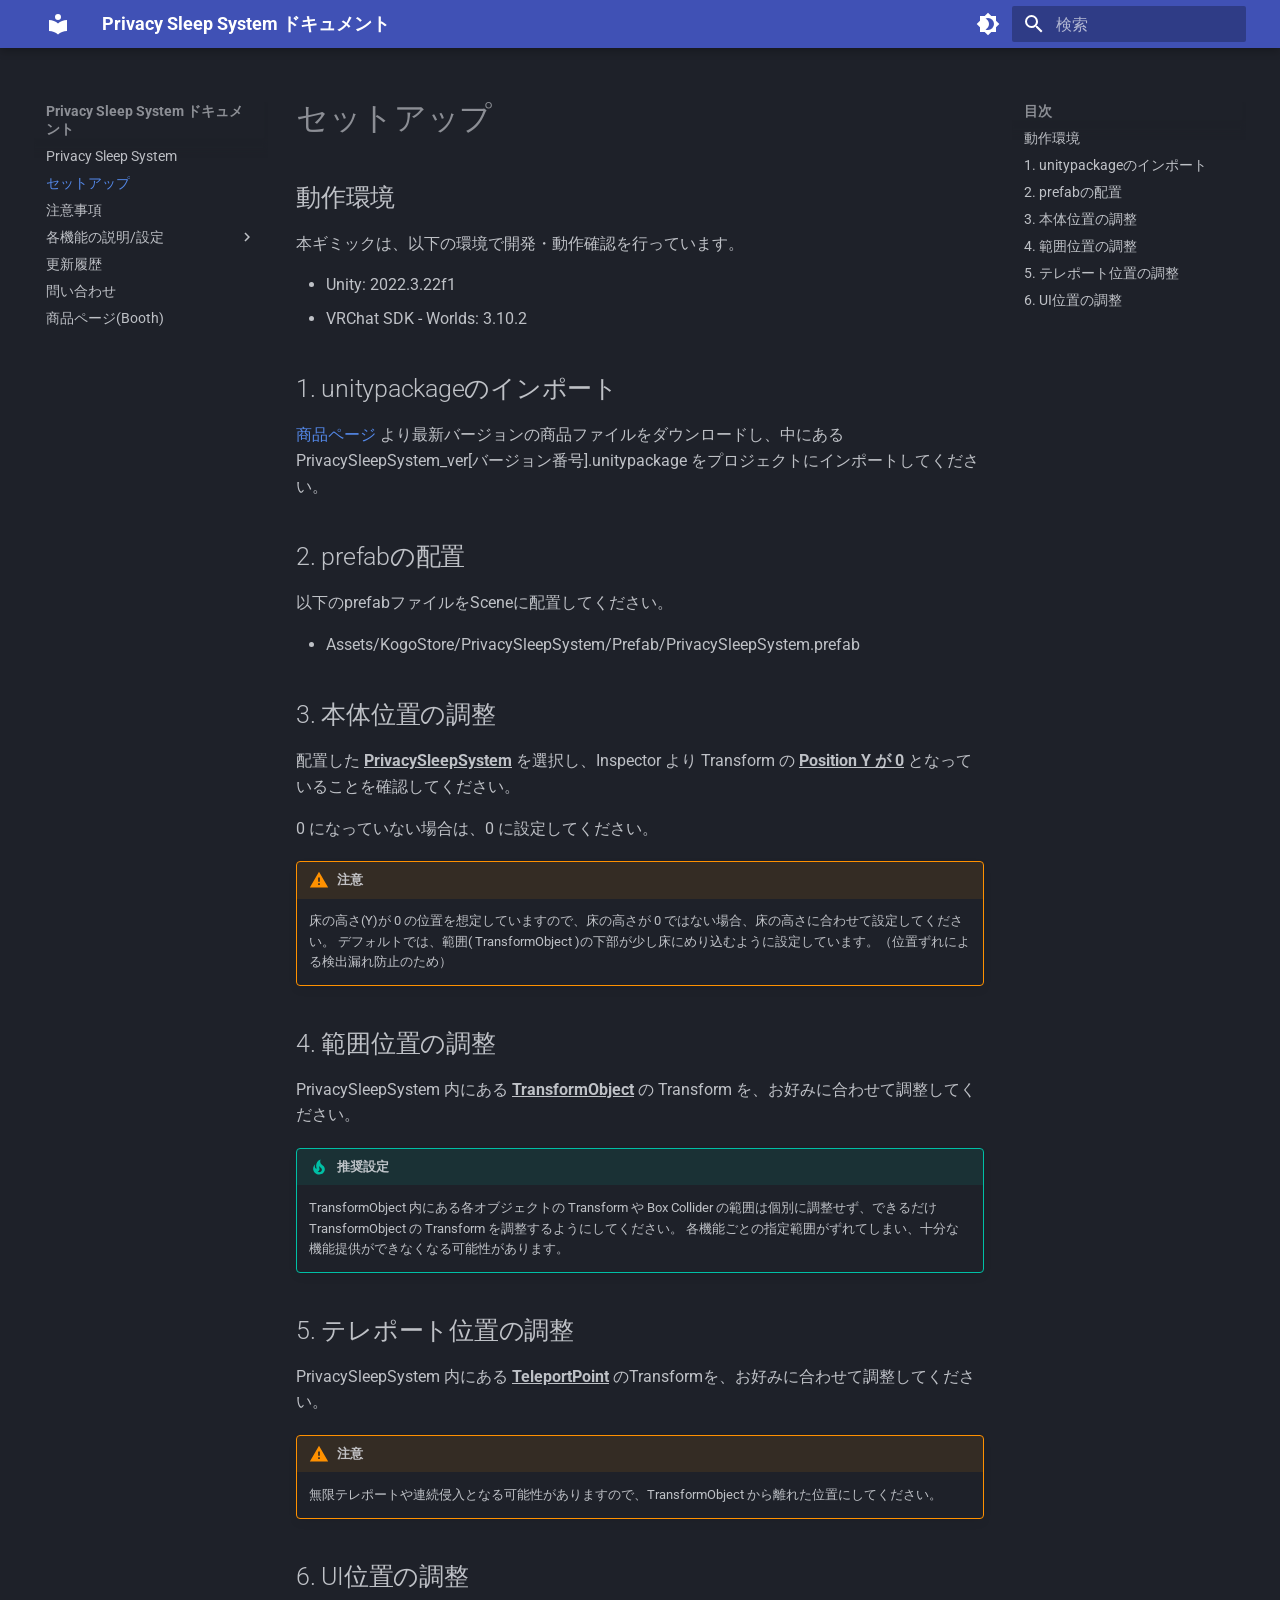
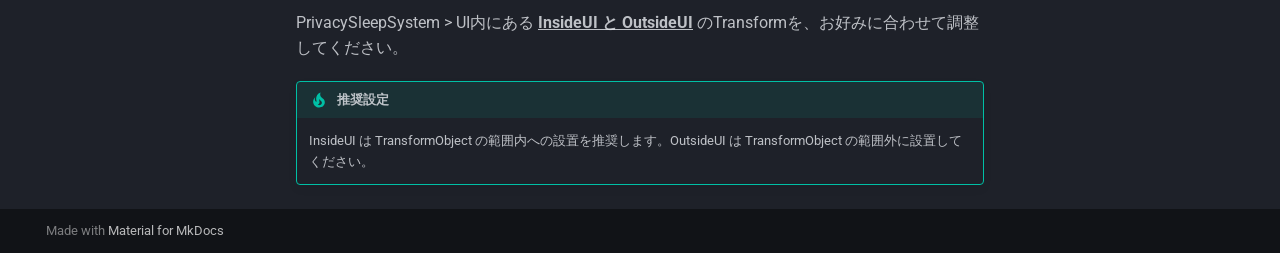
<file: setup/index.html>
<!doctype html>
<html lang="ja" class="no-js">
  <head>
    
      <meta charset="utf-8">
      <meta name="viewport" content="width=device-width,initial-scale=1">
      
      
      
      
        <link rel="prev" href="..">
      
      
        <link rel="next" href="../caution/">
      
      
        
      
      
      <link rel="icon" href="../assets/images/favicon.png">
      <meta name="generator" content="mkdocs-1.6.1, mkdocs-material-9.7.4">
    
    
      
        <title>セットアップ - Privacy Sleep System ドキュメント</title>
      
    
    
      <link rel="stylesheet" href="../assets/stylesheets/main.484c7ddc.min.css">
      
        
        <link rel="stylesheet" href="../assets/stylesheets/palette.ab4e12ef.min.css">
      
      


    
    
      
    
    
      
        
        
        <link rel="preconnect" href="https://fonts.gstatic.com" crossorigin>
        <link rel="stylesheet" href="https://fonts.googleapis.com/css?family=Roboto:300,300i,400,400i,700,700i%7CRoboto+Mono:400,400i,700,700i&display=fallback">
        <style>:root{--md-text-font:"Roboto";--md-code-font:"Roboto Mono"}</style>
      
    
    
    <script>__md_scope=new URL("..",location),__md_hash=e=>[...e].reduce(((e,_)=>(e<<5)-e+_.charCodeAt(0)),0),__md_get=(e,_=localStorage,t=__md_scope)=>JSON.parse(_.getItem(t.pathname+"."+e)),__md_set=(e,_,t=localStorage,a=__md_scope)=>{try{t.setItem(a.pathname+"."+e,JSON.stringify(_))}catch(e){}}</script>
    
      

    
    
  </head>
  
  
    
    
      
    
    
    
    
    <body dir="ltr" data-md-color-scheme="slate" data-md-color-primary="indigo" data-md-color-accent="indigo">
  
    
    <input class="md-toggle" data-md-toggle="drawer" type="checkbox" id="__drawer" autocomplete="off">
    <input class="md-toggle" data-md-toggle="search" type="checkbox" id="__search" autocomplete="off">
    <label class="md-overlay" for="__drawer"></label>
    <div data-md-component="skip">
      
        
        <a href="#_1" class="md-skip">
          コンテンツにスキップ
        </a>
      
    </div>
    <div data-md-component="announce">
      
    </div>
    
    
      

  

<header class="md-header md-header--shadow" data-md-component="header">
  <nav class="md-header__inner md-grid" aria-label="ヘッダー">
    <a href=".." title="Privacy Sleep System ドキュメント" class="md-header__button md-logo" aria-label="Privacy Sleep System ドキュメント" data-md-component="logo">
      
  
  <svg xmlns="http://www.w3.org/2000/svg" viewBox="0 0 24 24"><path d="M12 8a3 3 0 0 0 3-3 3 3 0 0 0-3-3 3 3 0 0 0-3 3 3 3 0 0 0 3 3m0 3.54C9.64 9.35 6.5 8 3 8v11c3.5 0 6.64 1.35 9 3.54 2.36-2.19 5.5-3.54 9-3.54V8c-3.5 0-6.64 1.35-9 3.54"/></svg>

    </a>
    <label class="md-header__button md-icon" for="__drawer">
      
      <svg xmlns="http://www.w3.org/2000/svg" viewBox="0 0 24 24"><path d="M3 6h18v2H3zm0 5h18v2H3zm0 5h18v2H3z"/></svg>
    </label>
    <div class="md-header__title" data-md-component="header-title">
      <div class="md-header__ellipsis">
        <div class="md-header__topic">
          <span class="md-ellipsis">
            Privacy Sleep System ドキュメント
          </span>
        </div>
        <div class="md-header__topic" data-md-component="header-topic">
          <span class="md-ellipsis">
            
              セットアップ
            
          </span>
        </div>
      </div>
    </div>
    
      
        <form class="md-header__option" data-md-component="palette">
  
    
    
    
    <input class="md-option" data-md-color-media="" data-md-color-scheme="slate" data-md-color-primary="indigo" data-md-color-accent="indigo"  aria-label="ライトモードに切り替え"  type="radio" name="__palette" id="__palette_0">
    
      <label class="md-header__button md-icon" title="ライトモードに切り替え" for="__palette_1" hidden>
        <svg xmlns="http://www.w3.org/2000/svg" viewBox="0 0 24 24"><path d="M12 18c-.89 0-1.74-.2-2.5-.55C11.56 16.5 13 14.42 13 12s-1.44-4.5-3.5-5.45C10.26 6.2 11.11 6 12 6a6 6 0 0 1 6 6 6 6 0 0 1-6 6m8-9.31V4h-4.69L12 .69 8.69 4H4v4.69L.69 12 4 15.31V20h4.69L12 23.31 15.31 20H20v-4.69L23.31 12z"/></svg>
      </label>
    
  
    
    
    
    <input class="md-option" data-md-color-media="" data-md-color-scheme="default" data-md-color-primary="indigo" data-md-color-accent="indigo"  aria-label="ダークモードに切り替え"  type="radio" name="__palette" id="__palette_1">
    
      <label class="md-header__button md-icon" title="ダークモードに切り替え" for="__palette_0" hidden>
        <svg xmlns="http://www.w3.org/2000/svg" viewBox="0 0 24 24"><path d="M12 8a4 4 0 0 0-4 4 4 4 0 0 0 4 4 4 4 0 0 0 4-4 4 4 0 0 0-4-4m0 10a6 6 0 0 1-6-6 6 6 0 0 1 6-6 6 6 0 0 1 6 6 6 6 0 0 1-6 6m8-9.31V4h-4.69L12 .69 8.69 4H4v4.69L.69 12 4 15.31V20h4.69L12 23.31 15.31 20H20v-4.69L23.31 12z"/></svg>
      </label>
    
  
</form>
      
    
    
      <script>var palette=__md_get("__palette");if(palette&&palette.color){if("(prefers-color-scheme)"===palette.color.media){var media=matchMedia("(prefers-color-scheme: light)"),input=document.querySelector(media.matches?"[data-md-color-media='(prefers-color-scheme: light)']":"[data-md-color-media='(prefers-color-scheme: dark)']");palette.color.media=input.getAttribute("data-md-color-media"),palette.color.scheme=input.getAttribute("data-md-color-scheme"),palette.color.primary=input.getAttribute("data-md-color-primary"),palette.color.accent=input.getAttribute("data-md-color-accent")}for(var[key,value]of Object.entries(palette.color))document.body.setAttribute("data-md-color-"+key,value)}</script>
    
    
    
      
      
        <label class="md-header__button md-icon" for="__search">
          
          <svg xmlns="http://www.w3.org/2000/svg" viewBox="0 0 24 24"><path d="M9.5 3A6.5 6.5 0 0 1 16 9.5c0 1.61-.59 3.09-1.56 4.23l.27.27h.79l5 5-1.5 1.5-5-5v-.79l-.27-.27A6.52 6.52 0 0 1 9.5 16 6.5 6.5 0 0 1 3 9.5 6.5 6.5 0 0 1 9.5 3m0 2C7 5 5 7 5 9.5S7 14 9.5 14 14 12 14 9.5 12 5 9.5 5"/></svg>
        </label>
        <div class="md-search" data-md-component="search" role="dialog">
  <label class="md-search__overlay" for="__search"></label>
  <div class="md-search__inner" role="search">
    <form class="md-search__form" name="search">
      <input type="text" class="md-search__input" name="query" aria-label="検索" placeholder="検索" autocapitalize="off" autocorrect="off" autocomplete="off" spellcheck="false" data-md-component="search-query" required>
      <label class="md-search__icon md-icon" for="__search">
        
        <svg xmlns="http://www.w3.org/2000/svg" viewBox="0 0 24 24"><path d="M9.5 3A6.5 6.5 0 0 1 16 9.5c0 1.61-.59 3.09-1.56 4.23l.27.27h.79l5 5-1.5 1.5-5-5v-.79l-.27-.27A6.52 6.52 0 0 1 9.5 16 6.5 6.5 0 0 1 3 9.5 6.5 6.5 0 0 1 9.5 3m0 2C7 5 5 7 5 9.5S7 14 9.5 14 14 12 14 9.5 12 5 9.5 5"/></svg>
        
        <svg xmlns="http://www.w3.org/2000/svg" viewBox="0 0 24 24"><path d="M20 11v2H8l5.5 5.5-1.42 1.42L4.16 12l7.92-7.92L13.5 5.5 8 11z"/></svg>
      </label>
      <nav class="md-search__options" aria-label="検索">
        
        <button type="reset" class="md-search__icon md-icon" title="クリア" aria-label="クリア" tabindex="-1">
          
          <svg xmlns="http://www.w3.org/2000/svg" viewBox="0 0 24 24"><path d="M19 6.41 17.59 5 12 10.59 6.41 5 5 6.41 10.59 12 5 17.59 6.41 19 12 13.41 17.59 19 19 17.59 13.41 12z"/></svg>
        </button>
      </nav>
      
    </form>
    <div class="md-search__output">
      <div class="md-search__scrollwrap" tabindex="0" data-md-scrollfix>
        <div class="md-search-result" data-md-component="search-result">
          <div class="md-search-result__meta">
            検索を初期化
          </div>
          <ol class="md-search-result__list" role="presentation"></ol>
        </div>
      </div>
    </div>
  </div>
</div>
      
    
    
  </nav>
  
</header>
    
    <div class="md-container" data-md-component="container">
      
      
        
          
        
      
      <main class="md-main" data-md-component="main">
        <div class="md-main__inner md-grid">
          
            
              
              <div class="md-sidebar md-sidebar--primary" data-md-component="sidebar" data-md-type="navigation" >
                <div class="md-sidebar__scrollwrap">
                  <div class="md-sidebar__inner">
                    



<nav class="md-nav md-nav--primary" aria-label="ナビゲーション" data-md-level="0">
  <label class="md-nav__title" for="__drawer">
    <a href=".." title="Privacy Sleep System ドキュメント" class="md-nav__button md-logo" aria-label="Privacy Sleep System ドキュメント" data-md-component="logo">
      
  
  <svg xmlns="http://www.w3.org/2000/svg" viewBox="0 0 24 24"><path d="M12 8a3 3 0 0 0 3-3 3 3 0 0 0-3-3 3 3 0 0 0-3 3 3 3 0 0 0 3 3m0 3.54C9.64 9.35 6.5 8 3 8v11c3.5 0 6.64 1.35 9 3.54 2.36-2.19 5.5-3.54 9-3.54V8c-3.5 0-6.64 1.35-9 3.54"/></svg>

    </a>
    Privacy Sleep System ドキュメント
  </label>
  
  <ul class="md-nav__list" data-md-scrollfix>
    
      
      
  
  
  
  
    <li class="md-nav__item">
      <a href=".." class="md-nav__link">
        
  
  
  <span class="md-ellipsis">
    
  
    Privacy Sleep System
  

    
  </span>
  
  

      </a>
    </li>
  

    
      
      
  
  
    
  
  
  
    <li class="md-nav__item md-nav__item--active">
      
      <input class="md-nav__toggle md-toggle" type="checkbox" id="__toc">
      
      
      
        <label class="md-nav__link md-nav__link--active" for="__toc">
          
  
  
  <span class="md-ellipsis">
    
  
    セットアップ
  

    
  </span>
  
  

          <span class="md-nav__icon md-icon"></span>
        </label>
      
      <a href="./" class="md-nav__link md-nav__link--active">
        
  
  
  <span class="md-ellipsis">
    
  
    セットアップ
  

    
  </span>
  
  

      </a>
      
        

<nav class="md-nav md-nav--secondary" aria-label="目次">
  
  
  
  
    <label class="md-nav__title" for="__toc">
      <span class="md-nav__icon md-icon"></span>
      目次
    </label>
    <ul class="md-nav__list" data-md-component="toc" data-md-scrollfix>
      
        <li class="md-nav__item">
  <a href="#_1" class="md-nav__link">
    <span class="md-ellipsis">
      
        動作環境
      
    </span>
  </a>
  
</li>
      
        <li class="md-nav__item">
  <a href="#1-unitypackage" class="md-nav__link">
    <span class="md-ellipsis">
      
        1. unitypackageのインポート
      
    </span>
  </a>
  
</li>
      
        <li class="md-nav__item">
  <a href="#2-prefab" class="md-nav__link">
    <span class="md-ellipsis">
      
        2. prefabの配置
      
    </span>
  </a>
  
</li>
      
        <li class="md-nav__item">
  <a href="#3" class="md-nav__link">
    <span class="md-ellipsis">
      
        3. 本体位置の調整
      
    </span>
  </a>
  
</li>
      
        <li class="md-nav__item">
  <a href="#4" class="md-nav__link">
    <span class="md-ellipsis">
      
        4. 範囲位置の調整
      
    </span>
  </a>
  
</li>
      
        <li class="md-nav__item">
  <a href="#5" class="md-nav__link">
    <span class="md-ellipsis">
      
        5. テレポート位置の調整
      
    </span>
  </a>
  
</li>
      
        <li class="md-nav__item">
  <a href="#6-ui" class="md-nav__link">
    <span class="md-ellipsis">
      
        6. UI位置の調整
      
    </span>
  </a>
  
</li>
      
    </ul>
  
</nav>
      
    </li>
  

    
      
      
  
  
  
  
    <li class="md-nav__item">
      <a href="../caution/" class="md-nav__link">
        
  
  
  <span class="md-ellipsis">
    
  
    注意事項
  

    
  </span>
  
  

      </a>
    </li>
  

    
      
      
  
  
  
  
    
    
    
    
    
    <li class="md-nav__item md-nav__item--nested">
      
        
        
        <input class="md-nav__toggle md-toggle " type="checkbox" id="__nav_4" >
        
          
          <label class="md-nav__link" for="__nav_4" id="__nav_4_label" tabindex="0">
            
  
  
  <span class="md-ellipsis">
    
  
    各機能の説明/設定
  

    
  </span>
  
  

            <span class="md-nav__icon md-icon"></span>
          </label>
        
        <nav class="md-nav" data-md-level="1" aria-labelledby="__nav_4_label" aria-expanded="false">
          <label class="md-nav__title" for="__nav_4">
            <span class="md-nav__icon md-icon"></span>
            
  
    各機能の説明/設定
  

          </label>
          <ul class="md-nav__list" data-md-scrollfix>
            
              
                
  
  
  
  
    <li class="md-nav__item">
      <a href="../features/access_control/" class="md-nav__link">
        
  
  
  <span class="md-ellipsis">
    
  
    許可プレイヤー登録
  

    
  </span>
  
  

      </a>
    </li>
  

              
            
              
                
  
  
  
  
    <li class="md-nav__item">
      <a href="../features/intrusion_blocker/" class="md-nav__link">
        
  
  
  <span class="md-ellipsis">
    
  
    侵入防止コライダー
  

    
  </span>
  
  

      </a>
    </li>
  

              
            
              
                
  
  
  
  
    <li class="md-nav__item">
      <a href="../features/view_blocker/" class="md-nav__link">
        
  
  
  <span class="md-ellipsis">
    
  
    視認防止オブジェクト
  

    
  </span>
  
  

      </a>
    </li>
  

              
            
              
                
  
  
  
  
    <li class="md-nav__item">
      <a href="../features/mutual_soundproof/" class="md-nav__link">
        
  
  
  <span class="md-ellipsis">
    
  
    双方向防音
  

    
  </span>
  
  

      </a>
    </li>
  

              
            
              
                
  
  
  
  
    <li class="md-nav__item">
      <a href="../features/intrusion_teleport/" class="md-nav__link">
        
  
  
  <span class="md-ellipsis">
    
  
    侵入時強制テレポート
  

    
  </span>
  
  

      </a>
    </li>
  

              
            
              
                
  
  
  
  
    <li class="md-nav__item">
      <a href="../features/intrusion_blackout/" class="md-nav__link">
        
  
  
  <span class="md-ellipsis">
    
  
    侵入時暗転視界ジャック
  

    
  </span>
  
  

      </a>
    </li>
  

              
            
          </ul>
        </nav>
      
    </li>
  

    
      
      
  
  
  
  
    <li class="md-nav__item">
      <a href="../update/" class="md-nav__link">
        
  
  
  <span class="md-ellipsis">
    
  
    更新履歴
  

    
  </span>
  
  

      </a>
    </li>
  

    
      
      
  
  
  
  
    <li class="md-nav__item">
      <a href="../contact/" class="md-nav__link">
        
  
  
  <span class="md-ellipsis">
    
  
    問い合わせ
  

    
  </span>
  
  

      </a>
    </li>
  

    
      
      
  
  
  
  
    <li class="md-nav__item">
      <a href="https://kogostore.booth.pm/items/8062290" class="md-nav__link">
        
  
  
  <span class="md-ellipsis">
    
  
    商品ページ(Booth)
  

    
  </span>
  
  

      </a>
    </li>
  

    
  </ul>
</nav>
                  </div>
                </div>
              </div>
            
            
              
              <div class="md-sidebar md-sidebar--secondary" data-md-component="sidebar" data-md-type="toc" >
                <div class="md-sidebar__scrollwrap">
                  <div class="md-sidebar__inner">
                    

<nav class="md-nav md-nav--secondary" aria-label="目次">
  
  
  
  
    <label class="md-nav__title" for="__toc">
      <span class="md-nav__icon md-icon"></span>
      目次
    </label>
    <ul class="md-nav__list" data-md-component="toc" data-md-scrollfix>
      
        <li class="md-nav__item">
  <a href="#_1" class="md-nav__link">
    <span class="md-ellipsis">
      
        動作環境
      
    </span>
  </a>
  
</li>
      
        <li class="md-nav__item">
  <a href="#1-unitypackage" class="md-nav__link">
    <span class="md-ellipsis">
      
        1. unitypackageのインポート
      
    </span>
  </a>
  
</li>
      
        <li class="md-nav__item">
  <a href="#2-prefab" class="md-nav__link">
    <span class="md-ellipsis">
      
        2. prefabの配置
      
    </span>
  </a>
  
</li>
      
        <li class="md-nav__item">
  <a href="#3" class="md-nav__link">
    <span class="md-ellipsis">
      
        3. 本体位置の調整
      
    </span>
  </a>
  
</li>
      
        <li class="md-nav__item">
  <a href="#4" class="md-nav__link">
    <span class="md-ellipsis">
      
        4. 範囲位置の調整
      
    </span>
  </a>
  
</li>
      
        <li class="md-nav__item">
  <a href="#5" class="md-nav__link">
    <span class="md-ellipsis">
      
        5. テレポート位置の調整
      
    </span>
  </a>
  
</li>
      
        <li class="md-nav__item">
  <a href="#6-ui" class="md-nav__link">
    <span class="md-ellipsis">
      
        6. UI位置の調整
      
    </span>
  </a>
  
</li>
      
    </ul>
  
</nav>
                  </div>
                </div>
              </div>
            
          
          
            <div class="md-content" data-md-component="content">
              
              <article class="md-content__inner md-typeset">
                
                  



  <h1>セットアップ</h1>

<h2 id="_1">動作環境</h2>
<p>本ギミックは、以下の環境で開発・動作確認を行っています。</p>
<ul>
<li>Unity: 2022.3.22f1</li>
<li>VRChat SDK - Worlds: 3.10.2</li>
</ul>
<h2 id="1-unitypackage">1. unitypackageのインポート</h2>
<p><a href="https://kogostore.booth.pm/items/8062290">商品ページ</a> より最新バージョンの商品ファイルをダウンロードし、中にある PrivacySleepSystem_ver[バージョン番号].unitypackage をプロジェクトにインポートしてください。</p>
<h2 id="2-prefab">2. prefabの配置</h2>
<p>以下のprefabファイルをSceneに配置してください。</p>
<ul>
<li>Assets/KogoStore/PrivacySleepSystem/Prefab/PrivacySleepSystem.prefab</li>
</ul>
<h2 id="3">3. 本体位置の調整</h2>
<p>配置した <u><strong>PrivacySleepSystem</strong></u> を選択し、Inspector より Transform の <u><strong>Position Y が 0</strong></u> となっていることを確認してください。</p>
<p>0 になっていない場合は、0 に設定してください。</p>
<div class="admonition warning">
<p class="admonition-title">注意</p>
<p>床の高さ(Y)が 0 の位置を想定していますので、床の高さが 0 ではない場合、床の高さに合わせて設定してください。
デフォルトでは、範囲( TransformObject )の下部が少し床にめり込むように設定しています。（位置ずれによる検出漏れ防止のため）</p>
</div>
<h2 id="4">4. 範囲位置の調整</h2>
<p>PrivacySleepSystem 内にある <u><strong>TransformObject</strong></u> の Transform を、お好みに合わせて調整してください。</p>
<div class="admonition tip">
<p class="admonition-title">推奨設定</p>
<p>TransformObject 内にある各オブジェクトの Transform や Box Collider の範囲は個別に調整せず、できるだけ TransformObject の Transform を調整するようにしてください。
各機能ごとの指定範囲がずれてしまい、十分な機能提供ができなくなる可能性があります。</p>
</div>
<h2 id="5">5. テレポート位置の調整</h2>
<p>PrivacySleepSystem 内にある <u><strong>TeleportPoint</strong></u> のTransformを、お好みに合わせて調整してください。</p>
<div class="admonition warning">
<p class="admonition-title">注意</p>
<p>無限テレポートや連続侵入となる可能性がありますので、TransformObject から離れた位置にしてください。</p>
</div>
<h2 id="6-ui">6. UI位置の調整</h2>
<p>PrivacySleepSystem &gt; UI内にある <u><strong>InsideUI と OutsideUI</strong></u> のTransformを、お好みに合わせて調整してください。</p>
<div class="admonition tip">
<p class="admonition-title">推奨設定</p>
<p>InsideUI は TransformObject の範囲内への設置を推奨します。OutsideUI は TransformObject の範囲外に設置してください。</p>
</div>












                
              </article>
            </div>
          
          
<script>var target=document.getElementById(location.hash.slice(1));target&&target.name&&(target.checked=target.name.startsWith("__tabbed_"))</script>
        </div>
        
      </main>
      
        <footer class="md-footer">
  
  <div class="md-footer-meta md-typeset">
    <div class="md-footer-meta__inner md-grid">
      <div class="md-copyright">
  
  
    Made with
    <a href="https://squidfunk.github.io/mkdocs-material/" target="_blank" rel="noopener">
      Material for MkDocs
    </a>
  
</div>
      
    </div>
  </div>
</footer>
      
    </div>
    <div class="md-dialog" data-md-component="dialog">
      <div class="md-dialog__inner md-typeset"></div>
    </div>
    
    
    
      
      
      <script id="__config" type="application/json">{"annotate": null, "base": "..", "features": [], "search": "../assets/javascripts/workers/search.2c215733.min.js", "tags": null, "translations": {"clipboard.copied": "\u30b3\u30d4\u30fc\u3057\u307e\u3057\u305f", "clipboard.copy": "\u30af\u30ea\u30c3\u30d7\u30dc\u30fc\u30c9\u3078\u30b3\u30d4\u30fc", "search.result.more.one": "\u3053\u306e\u30da\u30fc\u30b8\u5185\u306b\u3082\u30461\u4ef6\u898b\u3064\u304b\u308a\u307e\u3057\u305f", "search.result.more.other": "\u3053\u306e\u30da\u30fc\u30b8\u5185\u306b\u3042\u3068#\u4ef6\u898b\u3064\u304b\u308a\u307e\u3057\u305f", "search.result.none": "\u4f55\u3082\u898b\u3064\u304b\u308a\u307e\u305b\u3093\u3067\u3057\u305f", "search.result.one": "1\u4ef6\u898b\u3064\u304b\u308a\u307e\u3057\u305f", "search.result.other": "#\u4ef6\u898b\u3064\u304b\u308a\u307e\u3057\u305f", "search.result.placeholder": "\u691c\u7d22\u30ad\u30fc\u30ef\u30fc\u30c9\u3092\u5165\u529b\u3057\u3066\u304f\u3060\u3055\u3044", "search.result.term.missing": "\u691c\u7d22\u306b\u542b\u307e\u308c\u306a\u3044", "select.version": "\u30d0\u30fc\u30b8\u30e7\u30f3\u5207\u308a\u66ff\u3048"}, "version": null}</script>
    
    
      <script src="../assets/javascripts/bundle.79ae519e.min.js"></script>
      
    
  </body>
</html>
</file>
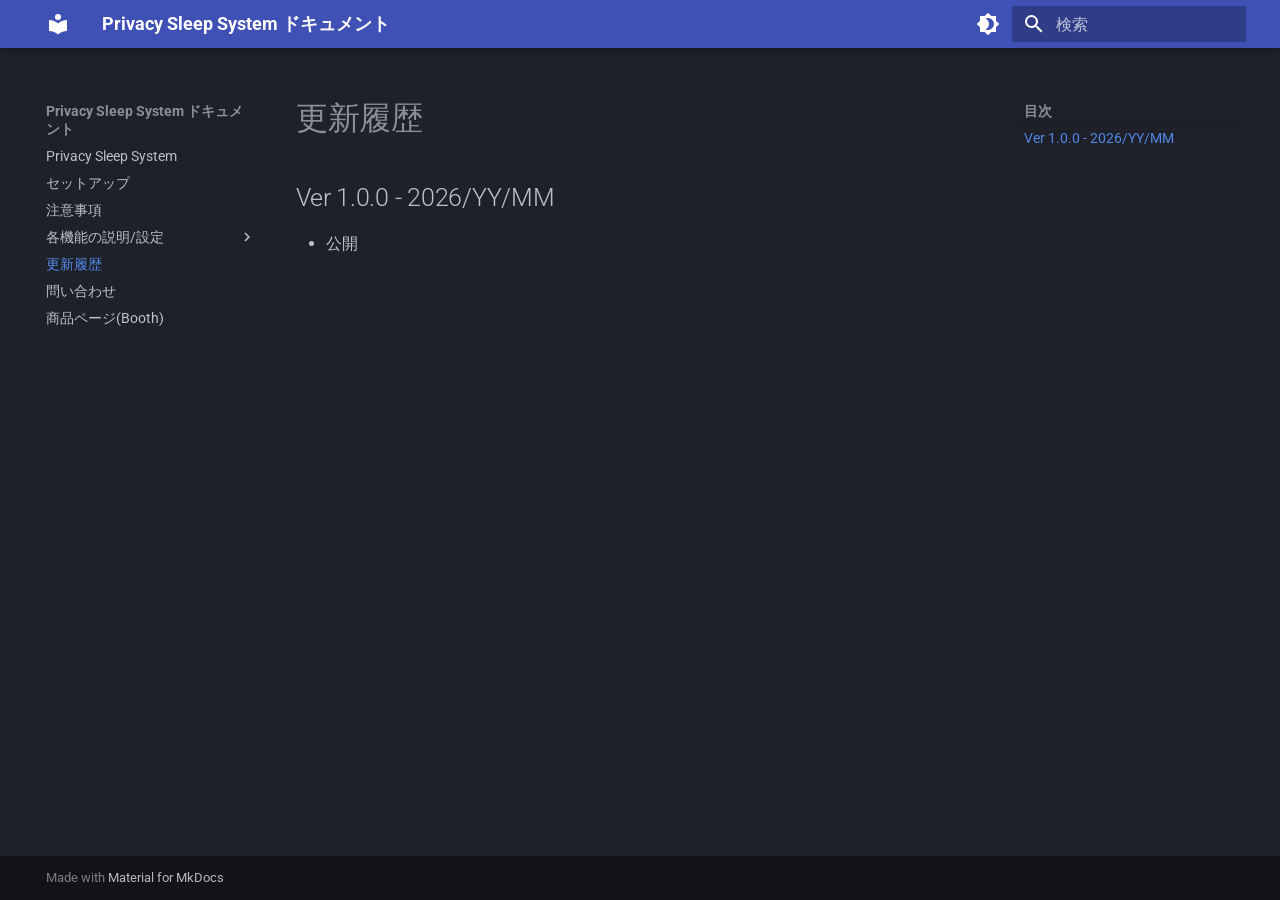
<file: update/index.html>
<!doctype html>
<html lang="ja" class="no-js">
  <head>
    
      <meta charset="utf-8">
      <meta name="viewport" content="width=device-width,initial-scale=1">
      
      
      
      
        <link rel="prev" href="../features/intrusion_blackout/">
      
      
        <link rel="next" href="../contact/">
      
      
        
      
      
      <link rel="icon" href="../assets/images/favicon.png">
      <meta name="generator" content="mkdocs-1.6.1, mkdocs-material-9.7.4">
    
    
      
        <title>更新履歴 - Privacy Sleep System ドキュメント</title>
      
    
    
      <link rel="stylesheet" href="../assets/stylesheets/main.484c7ddc.min.css">
      
        
        <link rel="stylesheet" href="../assets/stylesheets/palette.ab4e12ef.min.css">
      
      


    
    
      
    
    
      
        
        
        <link rel="preconnect" href="https://fonts.gstatic.com" crossorigin>
        <link rel="stylesheet" href="https://fonts.googleapis.com/css?family=Roboto:300,300i,400,400i,700,700i%7CRoboto+Mono:400,400i,700,700i&display=fallback">
        <style>:root{--md-text-font:"Roboto";--md-code-font:"Roboto Mono"}</style>
      
    
    
    <script>__md_scope=new URL("..",location),__md_hash=e=>[...e].reduce(((e,_)=>(e<<5)-e+_.charCodeAt(0)),0),__md_get=(e,_=localStorage,t=__md_scope)=>JSON.parse(_.getItem(t.pathname+"."+e)),__md_set=(e,_,t=localStorage,a=__md_scope)=>{try{t.setItem(a.pathname+"."+e,JSON.stringify(_))}catch(e){}}</script>
    
      

    
    
  </head>
  
  
    
    
      
    
    
    
    
    <body dir="ltr" data-md-color-scheme="slate" data-md-color-primary="indigo" data-md-color-accent="indigo">
  
    
    <input class="md-toggle" data-md-toggle="drawer" type="checkbox" id="__drawer" autocomplete="off">
    <input class="md-toggle" data-md-toggle="search" type="checkbox" id="__search" autocomplete="off">
    <label class="md-overlay" for="__drawer"></label>
    <div data-md-component="skip">
      
        
        <a href="#ver-100-2026yymm" class="md-skip">
          コンテンツにスキップ
        </a>
      
    </div>
    <div data-md-component="announce">
      
    </div>
    
    
      

  

<header class="md-header md-header--shadow" data-md-component="header">
  <nav class="md-header__inner md-grid" aria-label="ヘッダー">
    <a href=".." title="Privacy Sleep System ドキュメント" class="md-header__button md-logo" aria-label="Privacy Sleep System ドキュメント" data-md-component="logo">
      
  
  <svg xmlns="http://www.w3.org/2000/svg" viewBox="0 0 24 24"><path d="M12 8a3 3 0 0 0 3-3 3 3 0 0 0-3-3 3 3 0 0 0-3 3 3 3 0 0 0 3 3m0 3.54C9.64 9.35 6.5 8 3 8v11c3.5 0 6.64 1.35 9 3.54 2.36-2.19 5.5-3.54 9-3.54V8c-3.5 0-6.64 1.35-9 3.54"/></svg>

    </a>
    <label class="md-header__button md-icon" for="__drawer">
      
      <svg xmlns="http://www.w3.org/2000/svg" viewBox="0 0 24 24"><path d="M3 6h18v2H3zm0 5h18v2H3zm0 5h18v2H3z"/></svg>
    </label>
    <div class="md-header__title" data-md-component="header-title">
      <div class="md-header__ellipsis">
        <div class="md-header__topic">
          <span class="md-ellipsis">
            Privacy Sleep System ドキュメント
          </span>
        </div>
        <div class="md-header__topic" data-md-component="header-topic">
          <span class="md-ellipsis">
            
              更新履歴
            
          </span>
        </div>
      </div>
    </div>
    
      
        <form class="md-header__option" data-md-component="palette">
  
    
    
    
    <input class="md-option" data-md-color-media="" data-md-color-scheme="slate" data-md-color-primary="indigo" data-md-color-accent="indigo"  aria-label="ライトモードに切り替え"  type="radio" name="__palette" id="__palette_0">
    
      <label class="md-header__button md-icon" title="ライトモードに切り替え" for="__palette_1" hidden>
        <svg xmlns="http://www.w3.org/2000/svg" viewBox="0 0 24 24"><path d="M12 18c-.89 0-1.74-.2-2.5-.55C11.56 16.5 13 14.42 13 12s-1.44-4.5-3.5-5.45C10.26 6.2 11.11 6 12 6a6 6 0 0 1 6 6 6 6 0 0 1-6 6m8-9.31V4h-4.69L12 .69 8.69 4H4v4.69L.69 12 4 15.31V20h4.69L12 23.31 15.31 20H20v-4.69L23.31 12z"/></svg>
      </label>
    
  
    
    
    
    <input class="md-option" data-md-color-media="" data-md-color-scheme="default" data-md-color-primary="indigo" data-md-color-accent="indigo"  aria-label="ダークモードに切り替え"  type="radio" name="__palette" id="__palette_1">
    
      <label class="md-header__button md-icon" title="ダークモードに切り替え" for="__palette_0" hidden>
        <svg xmlns="http://www.w3.org/2000/svg" viewBox="0 0 24 24"><path d="M12 8a4 4 0 0 0-4 4 4 4 0 0 0 4 4 4 4 0 0 0 4-4 4 4 0 0 0-4-4m0 10a6 6 0 0 1-6-6 6 6 0 0 1 6-6 6 6 0 0 1 6 6 6 6 0 0 1-6 6m8-9.31V4h-4.69L12 .69 8.69 4H4v4.69L.69 12 4 15.31V20h4.69L12 23.31 15.31 20H20v-4.69L23.31 12z"/></svg>
      </label>
    
  
</form>
      
    
    
      <script>var palette=__md_get("__palette");if(palette&&palette.color){if("(prefers-color-scheme)"===palette.color.media){var media=matchMedia("(prefers-color-scheme: light)"),input=document.querySelector(media.matches?"[data-md-color-media='(prefers-color-scheme: light)']":"[data-md-color-media='(prefers-color-scheme: dark)']");palette.color.media=input.getAttribute("data-md-color-media"),palette.color.scheme=input.getAttribute("data-md-color-scheme"),palette.color.primary=input.getAttribute("data-md-color-primary"),palette.color.accent=input.getAttribute("data-md-color-accent")}for(var[key,value]of Object.entries(palette.color))document.body.setAttribute("data-md-color-"+key,value)}</script>
    
    
    
      
      
        <label class="md-header__button md-icon" for="__search">
          
          <svg xmlns="http://www.w3.org/2000/svg" viewBox="0 0 24 24"><path d="M9.5 3A6.5 6.5 0 0 1 16 9.5c0 1.61-.59 3.09-1.56 4.23l.27.27h.79l5 5-1.5 1.5-5-5v-.79l-.27-.27A6.52 6.52 0 0 1 9.5 16 6.5 6.5 0 0 1 3 9.5 6.5 6.5 0 0 1 9.5 3m0 2C7 5 5 7 5 9.5S7 14 9.5 14 14 12 14 9.5 12 5 9.5 5"/></svg>
        </label>
        <div class="md-search" data-md-component="search" role="dialog">
  <label class="md-search__overlay" for="__search"></label>
  <div class="md-search__inner" role="search">
    <form class="md-search__form" name="search">
      <input type="text" class="md-search__input" name="query" aria-label="検索" placeholder="検索" autocapitalize="off" autocorrect="off" autocomplete="off" spellcheck="false" data-md-component="search-query" required>
      <label class="md-search__icon md-icon" for="__search">
        
        <svg xmlns="http://www.w3.org/2000/svg" viewBox="0 0 24 24"><path d="M9.5 3A6.5 6.5 0 0 1 16 9.5c0 1.61-.59 3.09-1.56 4.23l.27.27h.79l5 5-1.5 1.5-5-5v-.79l-.27-.27A6.52 6.52 0 0 1 9.5 16 6.5 6.5 0 0 1 3 9.5 6.5 6.5 0 0 1 9.5 3m0 2C7 5 5 7 5 9.5S7 14 9.5 14 14 12 14 9.5 12 5 9.5 5"/></svg>
        
        <svg xmlns="http://www.w3.org/2000/svg" viewBox="0 0 24 24"><path d="M20 11v2H8l5.5 5.5-1.42 1.42L4.16 12l7.92-7.92L13.5 5.5 8 11z"/></svg>
      </label>
      <nav class="md-search__options" aria-label="検索">
        
        <button type="reset" class="md-search__icon md-icon" title="クリア" aria-label="クリア" tabindex="-1">
          
          <svg xmlns="http://www.w3.org/2000/svg" viewBox="0 0 24 24"><path d="M19 6.41 17.59 5 12 10.59 6.41 5 5 6.41 10.59 12 5 17.59 6.41 19 12 13.41 17.59 19 19 17.59 13.41 12z"/></svg>
        </button>
      </nav>
      
    </form>
    <div class="md-search__output">
      <div class="md-search__scrollwrap" tabindex="0" data-md-scrollfix>
        <div class="md-search-result" data-md-component="search-result">
          <div class="md-search-result__meta">
            検索を初期化
          </div>
          <ol class="md-search-result__list" role="presentation"></ol>
        </div>
      </div>
    </div>
  </div>
</div>
      
    
    
  </nav>
  
</header>
    
    <div class="md-container" data-md-component="container">
      
      
        
          
        
      
      <main class="md-main" data-md-component="main">
        <div class="md-main__inner md-grid">
          
            
              
              <div class="md-sidebar md-sidebar--primary" data-md-component="sidebar" data-md-type="navigation" >
                <div class="md-sidebar__scrollwrap">
                  <div class="md-sidebar__inner">
                    



<nav class="md-nav md-nav--primary" aria-label="ナビゲーション" data-md-level="0">
  <label class="md-nav__title" for="__drawer">
    <a href=".." title="Privacy Sleep System ドキュメント" class="md-nav__button md-logo" aria-label="Privacy Sleep System ドキュメント" data-md-component="logo">
      
  
  <svg xmlns="http://www.w3.org/2000/svg" viewBox="0 0 24 24"><path d="M12 8a3 3 0 0 0 3-3 3 3 0 0 0-3-3 3 3 0 0 0-3 3 3 3 0 0 0 3 3m0 3.54C9.64 9.35 6.5 8 3 8v11c3.5 0 6.64 1.35 9 3.54 2.36-2.19 5.5-3.54 9-3.54V8c-3.5 0-6.64 1.35-9 3.54"/></svg>

    </a>
    Privacy Sleep System ドキュメント
  </label>
  
  <ul class="md-nav__list" data-md-scrollfix>
    
      
      
  
  
  
  
    <li class="md-nav__item">
      <a href=".." class="md-nav__link">
        
  
  
  <span class="md-ellipsis">
    
  
    Privacy Sleep System
  

    
  </span>
  
  

      </a>
    </li>
  

    
      
      
  
  
  
  
    <li class="md-nav__item">
      <a href="../setup/" class="md-nav__link">
        
  
  
  <span class="md-ellipsis">
    
  
    セットアップ
  

    
  </span>
  
  

      </a>
    </li>
  

    
      
      
  
  
  
  
    <li class="md-nav__item">
      <a href="../caution/" class="md-nav__link">
        
  
  
  <span class="md-ellipsis">
    
  
    注意事項
  

    
  </span>
  
  

      </a>
    </li>
  

    
      
      
  
  
  
  
    
    
    
    
    
    <li class="md-nav__item md-nav__item--nested">
      
        
        
        <input class="md-nav__toggle md-toggle " type="checkbox" id="__nav_4" >
        
          
          <label class="md-nav__link" for="__nav_4" id="__nav_4_label" tabindex="0">
            
  
  
  <span class="md-ellipsis">
    
  
    各機能の説明/設定
  

    
  </span>
  
  

            <span class="md-nav__icon md-icon"></span>
          </label>
        
        <nav class="md-nav" data-md-level="1" aria-labelledby="__nav_4_label" aria-expanded="false">
          <label class="md-nav__title" for="__nav_4">
            <span class="md-nav__icon md-icon"></span>
            
  
    各機能の説明/設定
  

          </label>
          <ul class="md-nav__list" data-md-scrollfix>
            
              
                
  
  
  
  
    <li class="md-nav__item">
      <a href="../features/access_control/" class="md-nav__link">
        
  
  
  <span class="md-ellipsis">
    
  
    許可プレイヤー登録
  

    
  </span>
  
  

      </a>
    </li>
  

              
            
              
                
  
  
  
  
    <li class="md-nav__item">
      <a href="../features/intrusion_blocker/" class="md-nav__link">
        
  
  
  <span class="md-ellipsis">
    
  
    侵入防止コライダー
  

    
  </span>
  
  

      </a>
    </li>
  

              
            
              
                
  
  
  
  
    <li class="md-nav__item">
      <a href="../features/view_blocker/" class="md-nav__link">
        
  
  
  <span class="md-ellipsis">
    
  
    視認防止オブジェクト
  

    
  </span>
  
  

      </a>
    </li>
  

              
            
              
                
  
  
  
  
    <li class="md-nav__item">
      <a href="../features/mutual_soundproof/" class="md-nav__link">
        
  
  
  <span class="md-ellipsis">
    
  
    双方向防音
  

    
  </span>
  
  

      </a>
    </li>
  

              
            
              
                
  
  
  
  
    <li class="md-nav__item">
      <a href="../features/intrusion_teleport/" class="md-nav__link">
        
  
  
  <span class="md-ellipsis">
    
  
    侵入時強制テレポート
  

    
  </span>
  
  

      </a>
    </li>
  

              
            
              
                
  
  
  
  
    <li class="md-nav__item">
      <a href="../features/intrusion_blackout/" class="md-nav__link">
        
  
  
  <span class="md-ellipsis">
    
  
    侵入時暗転視界ジャック
  

    
  </span>
  
  

      </a>
    </li>
  

              
            
          </ul>
        </nav>
      
    </li>
  

    
      
      
  
  
    
  
  
  
    <li class="md-nav__item md-nav__item--active">
      
      <input class="md-nav__toggle md-toggle" type="checkbox" id="__toc">
      
      
      
        <label class="md-nav__link md-nav__link--active" for="__toc">
          
  
  
  <span class="md-ellipsis">
    
  
    更新履歴
  

    
  </span>
  
  

          <span class="md-nav__icon md-icon"></span>
        </label>
      
      <a href="./" class="md-nav__link md-nav__link--active">
        
  
  
  <span class="md-ellipsis">
    
  
    更新履歴
  

    
  </span>
  
  

      </a>
      
        

<nav class="md-nav md-nav--secondary" aria-label="目次">
  
  
  
  
    <label class="md-nav__title" for="__toc">
      <span class="md-nav__icon md-icon"></span>
      目次
    </label>
    <ul class="md-nav__list" data-md-component="toc" data-md-scrollfix>
      
        <li class="md-nav__item">
  <a href="#ver-100-2026yymm" class="md-nav__link">
    <span class="md-ellipsis">
      
        Ver 1.0.0 - 2026/YY/MM
      
    </span>
  </a>
  
</li>
      
    </ul>
  
</nav>
      
    </li>
  

    
      
      
  
  
  
  
    <li class="md-nav__item">
      <a href="../contact/" class="md-nav__link">
        
  
  
  <span class="md-ellipsis">
    
  
    問い合わせ
  

    
  </span>
  
  

      </a>
    </li>
  

    
      
      
  
  
  
  
    <li class="md-nav__item">
      <a href="https://kogostore.booth.pm/items/8062290" class="md-nav__link">
        
  
  
  <span class="md-ellipsis">
    
  
    商品ページ(Booth)
  

    
  </span>
  
  

      </a>
    </li>
  

    
  </ul>
</nav>
                  </div>
                </div>
              </div>
            
            
              
              <div class="md-sidebar md-sidebar--secondary" data-md-component="sidebar" data-md-type="toc" >
                <div class="md-sidebar__scrollwrap">
                  <div class="md-sidebar__inner">
                    

<nav class="md-nav md-nav--secondary" aria-label="目次">
  
  
  
  
    <label class="md-nav__title" for="__toc">
      <span class="md-nav__icon md-icon"></span>
      目次
    </label>
    <ul class="md-nav__list" data-md-component="toc" data-md-scrollfix>
      
        <li class="md-nav__item">
  <a href="#ver-100-2026yymm" class="md-nav__link">
    <span class="md-ellipsis">
      
        Ver 1.0.0 - 2026/YY/MM
      
    </span>
  </a>
  
</li>
      
    </ul>
  
</nav>
                  </div>
                </div>
              </div>
            
          
          
            <div class="md-content" data-md-component="content">
              
              <article class="md-content__inner md-typeset">
                
                  



  <h1>更新履歴</h1>

<h2 id="ver-100-2026yymm">Ver 1.0.0 - 2026/YY/MM</h2>
<ul>
<li>公開</li>
</ul>












                
              </article>
            </div>
          
          
<script>var target=document.getElementById(location.hash.slice(1));target&&target.name&&(target.checked=target.name.startsWith("__tabbed_"))</script>
        </div>
        
      </main>
      
        <footer class="md-footer">
  
  <div class="md-footer-meta md-typeset">
    <div class="md-footer-meta__inner md-grid">
      <div class="md-copyright">
  
  
    Made with
    <a href="https://squidfunk.github.io/mkdocs-material/" target="_blank" rel="noopener">
      Material for MkDocs
    </a>
  
</div>
      
    </div>
  </div>
</footer>
      
    </div>
    <div class="md-dialog" data-md-component="dialog">
      <div class="md-dialog__inner md-typeset"></div>
    </div>
    
    
    
      
      
      <script id="__config" type="application/json">{"annotate": null, "base": "..", "features": [], "search": "../assets/javascripts/workers/search.2c215733.min.js", "tags": null, "translations": {"clipboard.copied": "\u30b3\u30d4\u30fc\u3057\u307e\u3057\u305f", "clipboard.copy": "\u30af\u30ea\u30c3\u30d7\u30dc\u30fc\u30c9\u3078\u30b3\u30d4\u30fc", "search.result.more.one": "\u3053\u306e\u30da\u30fc\u30b8\u5185\u306b\u3082\u30461\u4ef6\u898b\u3064\u304b\u308a\u307e\u3057\u305f", "search.result.more.other": "\u3053\u306e\u30da\u30fc\u30b8\u5185\u306b\u3042\u3068#\u4ef6\u898b\u3064\u304b\u308a\u307e\u3057\u305f", "search.result.none": "\u4f55\u3082\u898b\u3064\u304b\u308a\u307e\u305b\u3093\u3067\u3057\u305f", "search.result.one": "1\u4ef6\u898b\u3064\u304b\u308a\u307e\u3057\u305f", "search.result.other": "#\u4ef6\u898b\u3064\u304b\u308a\u307e\u3057\u305f", "search.result.placeholder": "\u691c\u7d22\u30ad\u30fc\u30ef\u30fc\u30c9\u3092\u5165\u529b\u3057\u3066\u304f\u3060\u3055\u3044", "search.result.term.missing": "\u691c\u7d22\u306b\u542b\u307e\u308c\u306a\u3044", "select.version": "\u30d0\u30fc\u30b8\u30e7\u30f3\u5207\u308a\u66ff\u3048"}, "version": null}</script>
    
    
      <script src="../assets/javascripts/bundle.79ae519e.min.js"></script>
      
    
  </body>
</html>
</file>
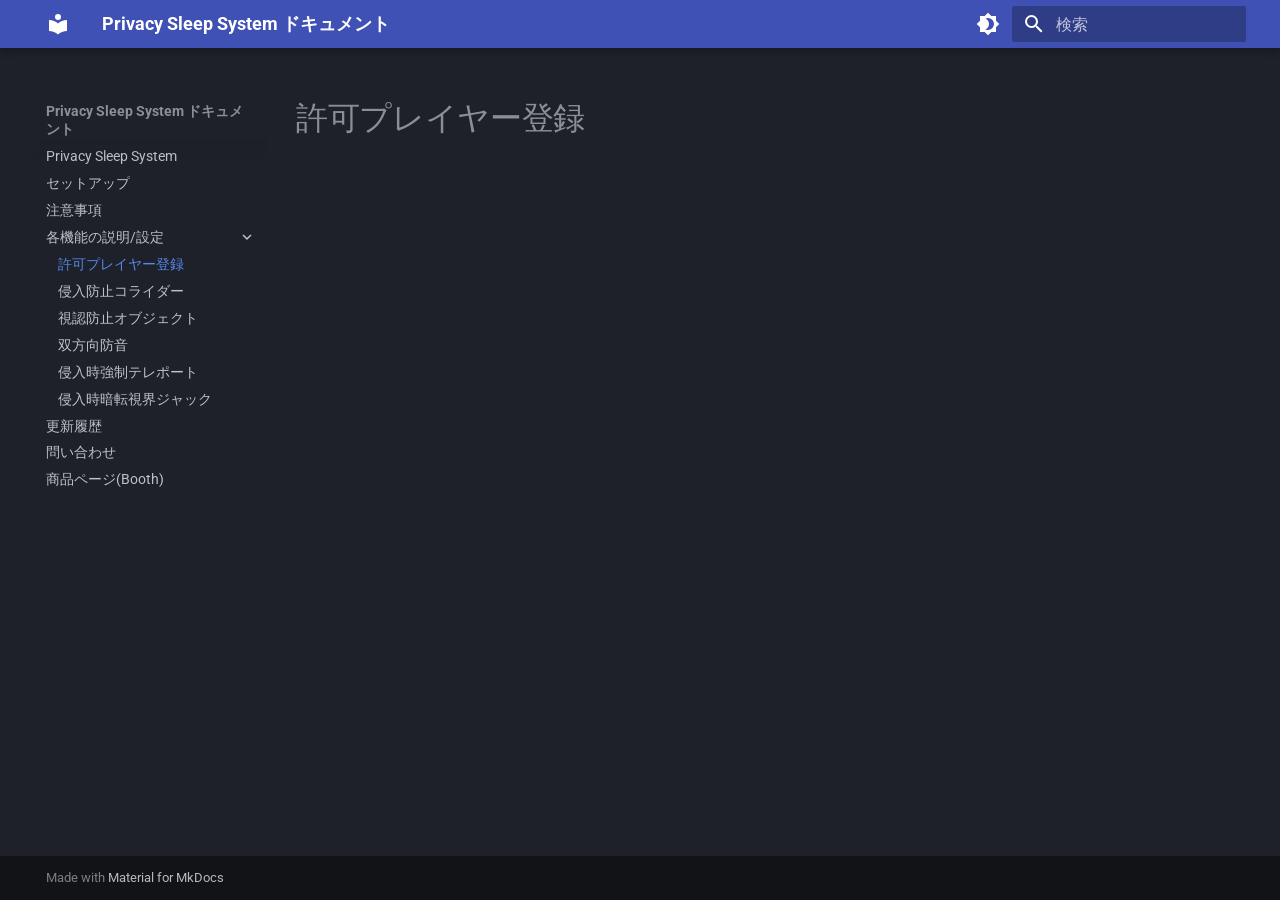
<file: features/access_control/index.html>
<!doctype html>
<html lang="ja" class="no-js">
  <head>
    
      <meta charset="utf-8">
      <meta name="viewport" content="width=device-width,initial-scale=1">
      
      
      
      
        <link rel="prev" href="../../caution/">
      
      
        <link rel="next" href="../intrusion_blocker/">
      
      
        
      
      
      <link rel="icon" href="../../assets/images/favicon.png">
      <meta name="generator" content="mkdocs-1.6.1, mkdocs-material-9.7.4">
    
    
      
        <title>許可プレイヤー登録 - Privacy Sleep System ドキュメント</title>
      
    
    
      <link rel="stylesheet" href="../../assets/stylesheets/main.484c7ddc.min.css">
      
        
        <link rel="stylesheet" href="../../assets/stylesheets/palette.ab4e12ef.min.css">
      
      


    
    
      
    
    
      
        
        
        <link rel="preconnect" href="https://fonts.gstatic.com" crossorigin>
        <link rel="stylesheet" href="https://fonts.googleapis.com/css?family=Roboto:300,300i,400,400i,700,700i%7CRoboto+Mono:400,400i,700,700i&display=fallback">
        <style>:root{--md-text-font:"Roboto";--md-code-font:"Roboto Mono"}</style>
      
    
    
    <script>__md_scope=new URL("../..",location),__md_hash=e=>[...e].reduce(((e,_)=>(e<<5)-e+_.charCodeAt(0)),0),__md_get=(e,_=localStorage,t=__md_scope)=>JSON.parse(_.getItem(t.pathname+"."+e)),__md_set=(e,_,t=localStorage,a=__md_scope)=>{try{t.setItem(a.pathname+"."+e,JSON.stringify(_))}catch(e){}}</script>
    
      

    
    
  </head>
  
  
    
    
      
    
    
    
    
    <body dir="ltr" data-md-color-scheme="slate" data-md-color-primary="indigo" data-md-color-accent="indigo">
  
    
    <input class="md-toggle" data-md-toggle="drawer" type="checkbox" id="__drawer" autocomplete="off">
    <input class="md-toggle" data-md-toggle="search" type="checkbox" id="__search" autocomplete="off">
    <label class="md-overlay" for="__drawer"></label>
    <div data-md-component="skip">
      
    </div>
    <div data-md-component="announce">
      
    </div>
    
    
      

  

<header class="md-header md-header--shadow" data-md-component="header">
  <nav class="md-header__inner md-grid" aria-label="ヘッダー">
    <a href="../.." title="Privacy Sleep System ドキュメント" class="md-header__button md-logo" aria-label="Privacy Sleep System ドキュメント" data-md-component="logo">
      
  
  <svg xmlns="http://www.w3.org/2000/svg" viewBox="0 0 24 24"><path d="M12 8a3 3 0 0 0 3-3 3 3 0 0 0-3-3 3 3 0 0 0-3 3 3 3 0 0 0 3 3m0 3.54C9.64 9.35 6.5 8 3 8v11c3.5 0 6.64 1.35 9 3.54 2.36-2.19 5.5-3.54 9-3.54V8c-3.5 0-6.64 1.35-9 3.54"/></svg>

    </a>
    <label class="md-header__button md-icon" for="__drawer">
      
      <svg xmlns="http://www.w3.org/2000/svg" viewBox="0 0 24 24"><path d="M3 6h18v2H3zm0 5h18v2H3zm0 5h18v2H3z"/></svg>
    </label>
    <div class="md-header__title" data-md-component="header-title">
      <div class="md-header__ellipsis">
        <div class="md-header__topic">
          <span class="md-ellipsis">
            Privacy Sleep System ドキュメント
          </span>
        </div>
        <div class="md-header__topic" data-md-component="header-topic">
          <span class="md-ellipsis">
            
              許可プレイヤー登録
            
          </span>
        </div>
      </div>
    </div>
    
      
        <form class="md-header__option" data-md-component="palette">
  
    
    
    
    <input class="md-option" data-md-color-media="" data-md-color-scheme="slate" data-md-color-primary="indigo" data-md-color-accent="indigo"  aria-label="ライトモードに切り替え"  type="radio" name="__palette" id="__palette_0">
    
      <label class="md-header__button md-icon" title="ライトモードに切り替え" for="__palette_1" hidden>
        <svg xmlns="http://www.w3.org/2000/svg" viewBox="0 0 24 24"><path d="M12 18c-.89 0-1.74-.2-2.5-.55C11.56 16.5 13 14.42 13 12s-1.44-4.5-3.5-5.45C10.26 6.2 11.11 6 12 6a6 6 0 0 1 6 6 6 6 0 0 1-6 6m8-9.31V4h-4.69L12 .69 8.69 4H4v4.69L.69 12 4 15.31V20h4.69L12 23.31 15.31 20H20v-4.69L23.31 12z"/></svg>
      </label>
    
  
    
    
    
    <input class="md-option" data-md-color-media="" data-md-color-scheme="default" data-md-color-primary="indigo" data-md-color-accent="indigo"  aria-label="ダークモードに切り替え"  type="radio" name="__palette" id="__palette_1">
    
      <label class="md-header__button md-icon" title="ダークモードに切り替え" for="__palette_0" hidden>
        <svg xmlns="http://www.w3.org/2000/svg" viewBox="0 0 24 24"><path d="M12 8a4 4 0 0 0-4 4 4 4 0 0 0 4 4 4 4 0 0 0 4-4 4 4 0 0 0-4-4m0 10a6 6 0 0 1-6-6 6 6 0 0 1 6-6 6 6 0 0 1 6 6 6 6 0 0 1-6 6m8-9.31V4h-4.69L12 .69 8.69 4H4v4.69L.69 12 4 15.31V20h4.69L12 23.31 15.31 20H20v-4.69L23.31 12z"/></svg>
      </label>
    
  
</form>
      
    
    
      <script>var palette=__md_get("__palette");if(palette&&palette.color){if("(prefers-color-scheme)"===palette.color.media){var media=matchMedia("(prefers-color-scheme: light)"),input=document.querySelector(media.matches?"[data-md-color-media='(prefers-color-scheme: light)']":"[data-md-color-media='(prefers-color-scheme: dark)']");palette.color.media=input.getAttribute("data-md-color-media"),palette.color.scheme=input.getAttribute("data-md-color-scheme"),palette.color.primary=input.getAttribute("data-md-color-primary"),palette.color.accent=input.getAttribute("data-md-color-accent")}for(var[key,value]of Object.entries(palette.color))document.body.setAttribute("data-md-color-"+key,value)}</script>
    
    
    
      
      
        <label class="md-header__button md-icon" for="__search">
          
          <svg xmlns="http://www.w3.org/2000/svg" viewBox="0 0 24 24"><path d="M9.5 3A6.5 6.5 0 0 1 16 9.5c0 1.61-.59 3.09-1.56 4.23l.27.27h.79l5 5-1.5 1.5-5-5v-.79l-.27-.27A6.52 6.52 0 0 1 9.5 16 6.5 6.5 0 0 1 3 9.5 6.5 6.5 0 0 1 9.5 3m0 2C7 5 5 7 5 9.5S7 14 9.5 14 14 12 14 9.5 12 5 9.5 5"/></svg>
        </label>
        <div class="md-search" data-md-component="search" role="dialog">
  <label class="md-search__overlay" for="__search"></label>
  <div class="md-search__inner" role="search">
    <form class="md-search__form" name="search">
      <input type="text" class="md-search__input" name="query" aria-label="検索" placeholder="検索" autocapitalize="off" autocorrect="off" autocomplete="off" spellcheck="false" data-md-component="search-query" required>
      <label class="md-search__icon md-icon" for="__search">
        
        <svg xmlns="http://www.w3.org/2000/svg" viewBox="0 0 24 24"><path d="M9.5 3A6.5 6.5 0 0 1 16 9.5c0 1.61-.59 3.09-1.56 4.23l.27.27h.79l5 5-1.5 1.5-5-5v-.79l-.27-.27A6.52 6.52 0 0 1 9.5 16 6.5 6.5 0 0 1 3 9.5 6.5 6.5 0 0 1 9.5 3m0 2C7 5 5 7 5 9.5S7 14 9.5 14 14 12 14 9.5 12 5 9.5 5"/></svg>
        
        <svg xmlns="http://www.w3.org/2000/svg" viewBox="0 0 24 24"><path d="M20 11v2H8l5.5 5.5-1.42 1.42L4.16 12l7.92-7.92L13.5 5.5 8 11z"/></svg>
      </label>
      <nav class="md-search__options" aria-label="検索">
        
        <button type="reset" class="md-search__icon md-icon" title="クリア" aria-label="クリア" tabindex="-1">
          
          <svg xmlns="http://www.w3.org/2000/svg" viewBox="0 0 24 24"><path d="M19 6.41 17.59 5 12 10.59 6.41 5 5 6.41 10.59 12 5 17.59 6.41 19 12 13.41 17.59 19 19 17.59 13.41 12z"/></svg>
        </button>
      </nav>
      
    </form>
    <div class="md-search__output">
      <div class="md-search__scrollwrap" tabindex="0" data-md-scrollfix>
        <div class="md-search-result" data-md-component="search-result">
          <div class="md-search-result__meta">
            検索を初期化
          </div>
          <ol class="md-search-result__list" role="presentation"></ol>
        </div>
      </div>
    </div>
  </div>
</div>
      
    
    
  </nav>
  
</header>
    
    <div class="md-container" data-md-component="container">
      
      
        
          
        
      
      <main class="md-main" data-md-component="main">
        <div class="md-main__inner md-grid">
          
            
              
              <div class="md-sidebar md-sidebar--primary" data-md-component="sidebar" data-md-type="navigation" >
                <div class="md-sidebar__scrollwrap">
                  <div class="md-sidebar__inner">
                    



<nav class="md-nav md-nav--primary" aria-label="ナビゲーション" data-md-level="0">
  <label class="md-nav__title" for="__drawer">
    <a href="../.." title="Privacy Sleep System ドキュメント" class="md-nav__button md-logo" aria-label="Privacy Sleep System ドキュメント" data-md-component="logo">
      
  
  <svg xmlns="http://www.w3.org/2000/svg" viewBox="0 0 24 24"><path d="M12 8a3 3 0 0 0 3-3 3 3 0 0 0-3-3 3 3 0 0 0-3 3 3 3 0 0 0 3 3m0 3.54C9.64 9.35 6.5 8 3 8v11c3.5 0 6.64 1.35 9 3.54 2.36-2.19 5.5-3.54 9-3.54V8c-3.5 0-6.64 1.35-9 3.54"/></svg>

    </a>
    Privacy Sleep System ドキュメント
  </label>
  
  <ul class="md-nav__list" data-md-scrollfix>
    
      
      
  
  
  
  
    <li class="md-nav__item">
      <a href="../.." class="md-nav__link">
        
  
  
  <span class="md-ellipsis">
    
  
    Privacy Sleep System
  

    
  </span>
  
  

      </a>
    </li>
  

    
      
      
  
  
  
  
    <li class="md-nav__item">
      <a href="../../setup/" class="md-nav__link">
        
  
  
  <span class="md-ellipsis">
    
  
    セットアップ
  

    
  </span>
  
  

      </a>
    </li>
  

    
      
      
  
  
  
  
    <li class="md-nav__item">
      <a href="../../caution/" class="md-nav__link">
        
  
  
  <span class="md-ellipsis">
    
  
    注意事項
  

    
  </span>
  
  

      </a>
    </li>
  

    
      
      
  
  
    
  
  
  
    
    
    
    
    
    <li class="md-nav__item md-nav__item--active md-nav__item--nested">
      
        
        
        <input class="md-nav__toggle md-toggle " type="checkbox" id="__nav_4" checked>
        
          
          <label class="md-nav__link" for="__nav_4" id="__nav_4_label" tabindex="0">
            
  
  
  <span class="md-ellipsis">
    
  
    各機能の説明/設定
  

    
  </span>
  
  

            <span class="md-nav__icon md-icon"></span>
          </label>
        
        <nav class="md-nav" data-md-level="1" aria-labelledby="__nav_4_label" aria-expanded="true">
          <label class="md-nav__title" for="__nav_4">
            <span class="md-nav__icon md-icon"></span>
            
  
    各機能の説明/設定
  

          </label>
          <ul class="md-nav__list" data-md-scrollfix>
            
              
                
  
  
    
  
  
  
    <li class="md-nav__item md-nav__item--active">
      
      <input class="md-nav__toggle md-toggle" type="checkbox" id="__toc">
      
      
      
      <a href="./" class="md-nav__link md-nav__link--active">
        
  
  
  <span class="md-ellipsis">
    
  
    許可プレイヤー登録
  

    
  </span>
  
  

      </a>
      
    </li>
  

              
            
              
                
  
  
  
  
    <li class="md-nav__item">
      <a href="../intrusion_blocker/" class="md-nav__link">
        
  
  
  <span class="md-ellipsis">
    
  
    侵入防止コライダー
  

    
  </span>
  
  

      </a>
    </li>
  

              
            
              
                
  
  
  
  
    <li class="md-nav__item">
      <a href="../view_blocker/" class="md-nav__link">
        
  
  
  <span class="md-ellipsis">
    
  
    視認防止オブジェクト
  

    
  </span>
  
  

      </a>
    </li>
  

              
            
              
                
  
  
  
  
    <li class="md-nav__item">
      <a href="../mutual_soundproof/" class="md-nav__link">
        
  
  
  <span class="md-ellipsis">
    
  
    双方向防音
  

    
  </span>
  
  

      </a>
    </li>
  

              
            
              
                
  
  
  
  
    <li class="md-nav__item">
      <a href="../intrusion_teleport/" class="md-nav__link">
        
  
  
  <span class="md-ellipsis">
    
  
    侵入時強制テレポート
  

    
  </span>
  
  

      </a>
    </li>
  

              
            
              
                
  
  
  
  
    <li class="md-nav__item">
      <a href="../intrusion_blackout/" class="md-nav__link">
        
  
  
  <span class="md-ellipsis">
    
  
    侵入時暗転視界ジャック
  

    
  </span>
  
  

      </a>
    </li>
  

              
            
          </ul>
        </nav>
      
    </li>
  

    
      
      
  
  
  
  
    <li class="md-nav__item">
      <a href="../../update/" class="md-nav__link">
        
  
  
  <span class="md-ellipsis">
    
  
    更新履歴
  

    
  </span>
  
  

      </a>
    </li>
  

    
      
      
  
  
  
  
    <li class="md-nav__item">
      <a href="../../contact/" class="md-nav__link">
        
  
  
  <span class="md-ellipsis">
    
  
    問い合わせ
  

    
  </span>
  
  

      </a>
    </li>
  

    
      
      
  
  
  
  
    <li class="md-nav__item">
      <a href="https://kogostore.booth.pm/items/8062290" class="md-nav__link">
        
  
  
  <span class="md-ellipsis">
    
  
    商品ページ(Booth)
  

    
  </span>
  
  

      </a>
    </li>
  

    
  </ul>
</nav>
                  </div>
                </div>
              </div>
            
            
              
              <div class="md-sidebar md-sidebar--secondary" data-md-component="sidebar" data-md-type="toc" >
                <div class="md-sidebar__scrollwrap">
                  <div class="md-sidebar__inner">
                    

<nav class="md-nav md-nav--secondary" aria-label="目次">
  
  
  
  
</nav>
                  </div>
                </div>
              </div>
            
          
          
            <div class="md-content" data-md-component="content">
              
              <article class="md-content__inner md-typeset">
                
                  



  <h1>許可プレイヤー登録</h1>














                
              </article>
            </div>
          
          
<script>var target=document.getElementById(location.hash.slice(1));target&&target.name&&(target.checked=target.name.startsWith("__tabbed_"))</script>
        </div>
        
      </main>
      
        <footer class="md-footer">
  
  <div class="md-footer-meta md-typeset">
    <div class="md-footer-meta__inner md-grid">
      <div class="md-copyright">
  
  
    Made with
    <a href="https://squidfunk.github.io/mkdocs-material/" target="_blank" rel="noopener">
      Material for MkDocs
    </a>
  
</div>
      
    </div>
  </div>
</footer>
      
    </div>
    <div class="md-dialog" data-md-component="dialog">
      <div class="md-dialog__inner md-typeset"></div>
    </div>
    
    
    
      
      
      <script id="__config" type="application/json">{"annotate": null, "base": "../..", "features": [], "search": "../../assets/javascripts/workers/search.2c215733.min.js", "tags": null, "translations": {"clipboard.copied": "\u30b3\u30d4\u30fc\u3057\u307e\u3057\u305f", "clipboard.copy": "\u30af\u30ea\u30c3\u30d7\u30dc\u30fc\u30c9\u3078\u30b3\u30d4\u30fc", "search.result.more.one": "\u3053\u306e\u30da\u30fc\u30b8\u5185\u306b\u3082\u30461\u4ef6\u898b\u3064\u304b\u308a\u307e\u3057\u305f", "search.result.more.other": "\u3053\u306e\u30da\u30fc\u30b8\u5185\u306b\u3042\u3068#\u4ef6\u898b\u3064\u304b\u308a\u307e\u3057\u305f", "search.result.none": "\u4f55\u3082\u898b\u3064\u304b\u308a\u307e\u305b\u3093\u3067\u3057\u305f", "search.result.one": "1\u4ef6\u898b\u3064\u304b\u308a\u307e\u3057\u305f", "search.result.other": "#\u4ef6\u898b\u3064\u304b\u308a\u307e\u3057\u305f", "search.result.placeholder": "\u691c\u7d22\u30ad\u30fc\u30ef\u30fc\u30c9\u3092\u5165\u529b\u3057\u3066\u304f\u3060\u3055\u3044", "search.result.term.missing": "\u691c\u7d22\u306b\u542b\u307e\u308c\u306a\u3044", "select.version": "\u30d0\u30fc\u30b8\u30e7\u30f3\u5207\u308a\u66ff\u3048"}, "version": null}</script>
    
    
      <script src="../../assets/javascripts/bundle.79ae519e.min.js"></script>
      
    
  </body>
</html>
</file>
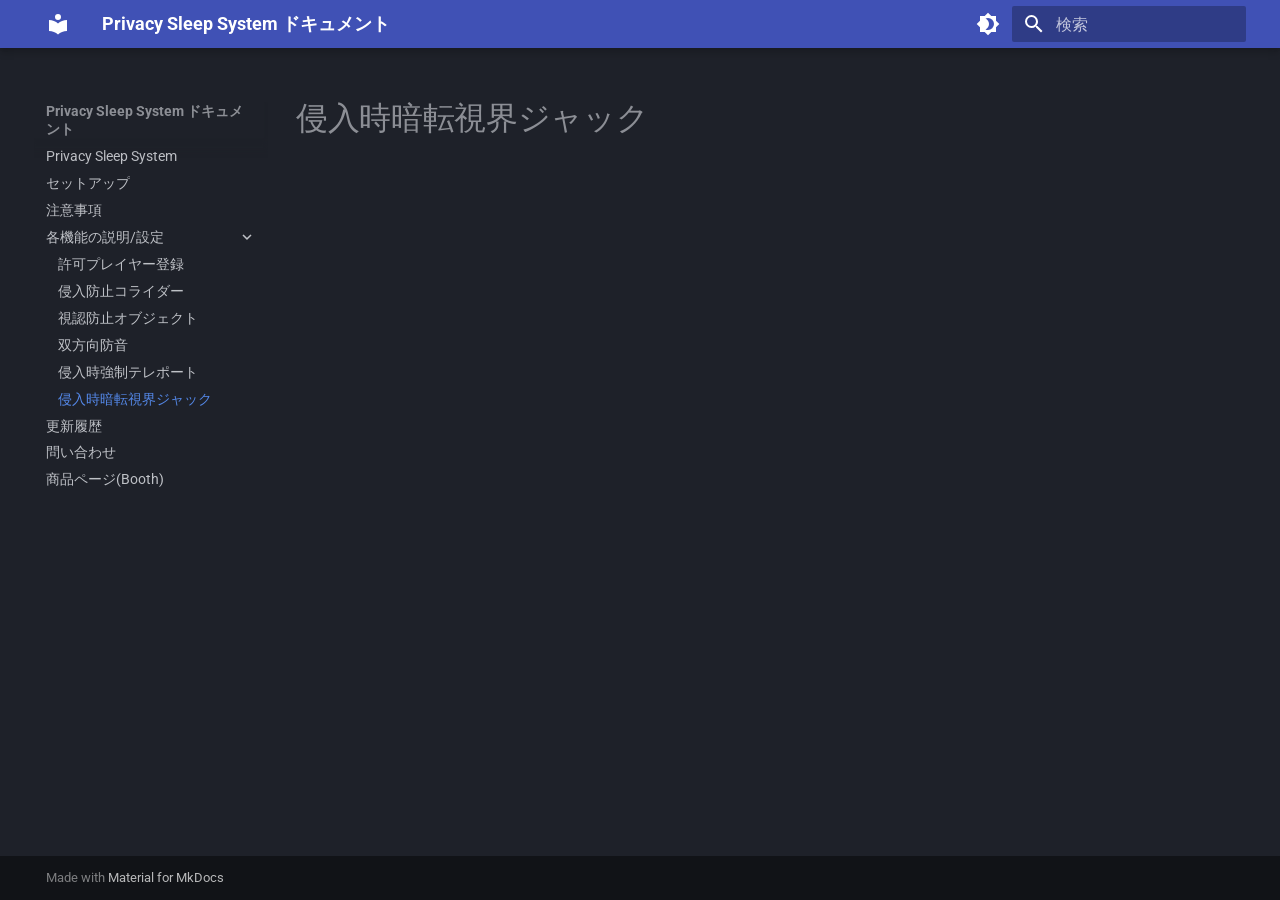
<file: features/intrusion_blackout/index.html>
<!doctype html>
<html lang="ja" class="no-js">
  <head>
    
      <meta charset="utf-8">
      <meta name="viewport" content="width=device-width,initial-scale=1">
      
      
      
      
        <link rel="prev" href="../intrusion_teleport/">
      
      
        <link rel="next" href="../../update/">
      
      
        
      
      
      <link rel="icon" href="../../assets/images/favicon.png">
      <meta name="generator" content="mkdocs-1.6.1, mkdocs-material-9.7.4">
    
    
      
        <title>侵入時暗転視界ジャック - Privacy Sleep System ドキュメント</title>
      
    
    
      <link rel="stylesheet" href="../../assets/stylesheets/main.484c7ddc.min.css">
      
        
        <link rel="stylesheet" href="../../assets/stylesheets/palette.ab4e12ef.min.css">
      
      


    
    
      
    
    
      
        
        
        <link rel="preconnect" href="https://fonts.gstatic.com" crossorigin>
        <link rel="stylesheet" href="https://fonts.googleapis.com/css?family=Roboto:300,300i,400,400i,700,700i%7CRoboto+Mono:400,400i,700,700i&display=fallback">
        <style>:root{--md-text-font:"Roboto";--md-code-font:"Roboto Mono"}</style>
      
    
    
    <script>__md_scope=new URL("../..",location),__md_hash=e=>[...e].reduce(((e,_)=>(e<<5)-e+_.charCodeAt(0)),0),__md_get=(e,_=localStorage,t=__md_scope)=>JSON.parse(_.getItem(t.pathname+"."+e)),__md_set=(e,_,t=localStorage,a=__md_scope)=>{try{t.setItem(a.pathname+"."+e,JSON.stringify(_))}catch(e){}}</script>
    
      

    
    
  </head>
  
  
    
    
      
    
    
    
    
    <body dir="ltr" data-md-color-scheme="slate" data-md-color-primary="indigo" data-md-color-accent="indigo">
  
    
    <input class="md-toggle" data-md-toggle="drawer" type="checkbox" id="__drawer" autocomplete="off">
    <input class="md-toggle" data-md-toggle="search" type="checkbox" id="__search" autocomplete="off">
    <label class="md-overlay" for="__drawer"></label>
    <div data-md-component="skip">
      
    </div>
    <div data-md-component="announce">
      
    </div>
    
    
      

  

<header class="md-header md-header--shadow" data-md-component="header">
  <nav class="md-header__inner md-grid" aria-label="ヘッダー">
    <a href="../.." title="Privacy Sleep System ドキュメント" class="md-header__button md-logo" aria-label="Privacy Sleep System ドキュメント" data-md-component="logo">
      
  
  <svg xmlns="http://www.w3.org/2000/svg" viewBox="0 0 24 24"><path d="M12 8a3 3 0 0 0 3-3 3 3 0 0 0-3-3 3 3 0 0 0-3 3 3 3 0 0 0 3 3m0 3.54C9.64 9.35 6.5 8 3 8v11c3.5 0 6.64 1.35 9 3.54 2.36-2.19 5.5-3.54 9-3.54V8c-3.5 0-6.64 1.35-9 3.54"/></svg>

    </a>
    <label class="md-header__button md-icon" for="__drawer">
      
      <svg xmlns="http://www.w3.org/2000/svg" viewBox="0 0 24 24"><path d="M3 6h18v2H3zm0 5h18v2H3zm0 5h18v2H3z"/></svg>
    </label>
    <div class="md-header__title" data-md-component="header-title">
      <div class="md-header__ellipsis">
        <div class="md-header__topic">
          <span class="md-ellipsis">
            Privacy Sleep System ドキュメント
          </span>
        </div>
        <div class="md-header__topic" data-md-component="header-topic">
          <span class="md-ellipsis">
            
              侵入時暗転視界ジャック
            
          </span>
        </div>
      </div>
    </div>
    
      
        <form class="md-header__option" data-md-component="palette">
  
    
    
    
    <input class="md-option" data-md-color-media="" data-md-color-scheme="slate" data-md-color-primary="indigo" data-md-color-accent="indigo"  aria-label="ライトモードに切り替え"  type="radio" name="__palette" id="__palette_0">
    
      <label class="md-header__button md-icon" title="ライトモードに切り替え" for="__palette_1" hidden>
        <svg xmlns="http://www.w3.org/2000/svg" viewBox="0 0 24 24"><path d="M12 18c-.89 0-1.74-.2-2.5-.55C11.56 16.5 13 14.42 13 12s-1.44-4.5-3.5-5.45C10.26 6.2 11.11 6 12 6a6 6 0 0 1 6 6 6 6 0 0 1-6 6m8-9.31V4h-4.69L12 .69 8.69 4H4v4.69L.69 12 4 15.31V20h4.69L12 23.31 15.31 20H20v-4.69L23.31 12z"/></svg>
      </label>
    
  
    
    
    
    <input class="md-option" data-md-color-media="" data-md-color-scheme="default" data-md-color-primary="indigo" data-md-color-accent="indigo"  aria-label="ダークモードに切り替え"  type="radio" name="__palette" id="__palette_1">
    
      <label class="md-header__button md-icon" title="ダークモードに切り替え" for="__palette_0" hidden>
        <svg xmlns="http://www.w3.org/2000/svg" viewBox="0 0 24 24"><path d="M12 8a4 4 0 0 0-4 4 4 4 0 0 0 4 4 4 4 0 0 0 4-4 4 4 0 0 0-4-4m0 10a6 6 0 0 1-6-6 6 6 0 0 1 6-6 6 6 0 0 1 6 6 6 6 0 0 1-6 6m8-9.31V4h-4.69L12 .69 8.69 4H4v4.69L.69 12 4 15.31V20h4.69L12 23.31 15.31 20H20v-4.69L23.31 12z"/></svg>
      </label>
    
  
</form>
      
    
    
      <script>var palette=__md_get("__palette");if(palette&&palette.color){if("(prefers-color-scheme)"===palette.color.media){var media=matchMedia("(prefers-color-scheme: light)"),input=document.querySelector(media.matches?"[data-md-color-media='(prefers-color-scheme: light)']":"[data-md-color-media='(prefers-color-scheme: dark)']");palette.color.media=input.getAttribute("data-md-color-media"),palette.color.scheme=input.getAttribute("data-md-color-scheme"),palette.color.primary=input.getAttribute("data-md-color-primary"),palette.color.accent=input.getAttribute("data-md-color-accent")}for(var[key,value]of Object.entries(palette.color))document.body.setAttribute("data-md-color-"+key,value)}</script>
    
    
    
      
      
        <label class="md-header__button md-icon" for="__search">
          
          <svg xmlns="http://www.w3.org/2000/svg" viewBox="0 0 24 24"><path d="M9.5 3A6.5 6.5 0 0 1 16 9.5c0 1.61-.59 3.09-1.56 4.23l.27.27h.79l5 5-1.5 1.5-5-5v-.79l-.27-.27A6.52 6.52 0 0 1 9.5 16 6.5 6.5 0 0 1 3 9.5 6.5 6.5 0 0 1 9.5 3m0 2C7 5 5 7 5 9.5S7 14 9.5 14 14 12 14 9.5 12 5 9.5 5"/></svg>
        </label>
        <div class="md-search" data-md-component="search" role="dialog">
  <label class="md-search__overlay" for="__search"></label>
  <div class="md-search__inner" role="search">
    <form class="md-search__form" name="search">
      <input type="text" class="md-search__input" name="query" aria-label="検索" placeholder="検索" autocapitalize="off" autocorrect="off" autocomplete="off" spellcheck="false" data-md-component="search-query" required>
      <label class="md-search__icon md-icon" for="__search">
        
        <svg xmlns="http://www.w3.org/2000/svg" viewBox="0 0 24 24"><path d="M9.5 3A6.5 6.5 0 0 1 16 9.5c0 1.61-.59 3.09-1.56 4.23l.27.27h.79l5 5-1.5 1.5-5-5v-.79l-.27-.27A6.52 6.52 0 0 1 9.5 16 6.5 6.5 0 0 1 3 9.5 6.5 6.5 0 0 1 9.5 3m0 2C7 5 5 7 5 9.5S7 14 9.5 14 14 12 14 9.5 12 5 9.5 5"/></svg>
        
        <svg xmlns="http://www.w3.org/2000/svg" viewBox="0 0 24 24"><path d="M20 11v2H8l5.5 5.5-1.42 1.42L4.16 12l7.92-7.92L13.5 5.5 8 11z"/></svg>
      </label>
      <nav class="md-search__options" aria-label="検索">
        
        <button type="reset" class="md-search__icon md-icon" title="クリア" aria-label="クリア" tabindex="-1">
          
          <svg xmlns="http://www.w3.org/2000/svg" viewBox="0 0 24 24"><path d="M19 6.41 17.59 5 12 10.59 6.41 5 5 6.41 10.59 12 5 17.59 6.41 19 12 13.41 17.59 19 19 17.59 13.41 12z"/></svg>
        </button>
      </nav>
      
    </form>
    <div class="md-search__output">
      <div class="md-search__scrollwrap" tabindex="0" data-md-scrollfix>
        <div class="md-search-result" data-md-component="search-result">
          <div class="md-search-result__meta">
            検索を初期化
          </div>
          <ol class="md-search-result__list" role="presentation"></ol>
        </div>
      </div>
    </div>
  </div>
</div>
      
    
    
  </nav>
  
</header>
    
    <div class="md-container" data-md-component="container">
      
      
        
          
        
      
      <main class="md-main" data-md-component="main">
        <div class="md-main__inner md-grid">
          
            
              
              <div class="md-sidebar md-sidebar--primary" data-md-component="sidebar" data-md-type="navigation" >
                <div class="md-sidebar__scrollwrap">
                  <div class="md-sidebar__inner">
                    



<nav class="md-nav md-nav--primary" aria-label="ナビゲーション" data-md-level="0">
  <label class="md-nav__title" for="__drawer">
    <a href="../.." title="Privacy Sleep System ドキュメント" class="md-nav__button md-logo" aria-label="Privacy Sleep System ドキュメント" data-md-component="logo">
      
  
  <svg xmlns="http://www.w3.org/2000/svg" viewBox="0 0 24 24"><path d="M12 8a3 3 0 0 0 3-3 3 3 0 0 0-3-3 3 3 0 0 0-3 3 3 3 0 0 0 3 3m0 3.54C9.64 9.35 6.5 8 3 8v11c3.5 0 6.64 1.35 9 3.54 2.36-2.19 5.5-3.54 9-3.54V8c-3.5 0-6.64 1.35-9 3.54"/></svg>

    </a>
    Privacy Sleep System ドキュメント
  </label>
  
  <ul class="md-nav__list" data-md-scrollfix>
    
      
      
  
  
  
  
    <li class="md-nav__item">
      <a href="../.." class="md-nav__link">
        
  
  
  <span class="md-ellipsis">
    
  
    Privacy Sleep System
  

    
  </span>
  
  

      </a>
    </li>
  

    
      
      
  
  
  
  
    <li class="md-nav__item">
      <a href="../../setup/" class="md-nav__link">
        
  
  
  <span class="md-ellipsis">
    
  
    セットアップ
  

    
  </span>
  
  

      </a>
    </li>
  

    
      
      
  
  
  
  
    <li class="md-nav__item">
      <a href="../../caution/" class="md-nav__link">
        
  
  
  <span class="md-ellipsis">
    
  
    注意事項
  

    
  </span>
  
  

      </a>
    </li>
  

    
      
      
  
  
    
  
  
  
    
    
    
    
    
    <li class="md-nav__item md-nav__item--active md-nav__item--nested">
      
        
        
        <input class="md-nav__toggle md-toggle " type="checkbox" id="__nav_4" checked>
        
          
          <label class="md-nav__link" for="__nav_4" id="__nav_4_label" tabindex="0">
            
  
  
  <span class="md-ellipsis">
    
  
    各機能の説明/設定
  

    
  </span>
  
  

            <span class="md-nav__icon md-icon"></span>
          </label>
        
        <nav class="md-nav" data-md-level="1" aria-labelledby="__nav_4_label" aria-expanded="true">
          <label class="md-nav__title" for="__nav_4">
            <span class="md-nav__icon md-icon"></span>
            
  
    各機能の説明/設定
  

          </label>
          <ul class="md-nav__list" data-md-scrollfix>
            
              
                
  
  
  
  
    <li class="md-nav__item">
      <a href="../access_control/" class="md-nav__link">
        
  
  
  <span class="md-ellipsis">
    
  
    許可プレイヤー登録
  

    
  </span>
  
  

      </a>
    </li>
  

              
            
              
                
  
  
  
  
    <li class="md-nav__item">
      <a href="../intrusion_blocker/" class="md-nav__link">
        
  
  
  <span class="md-ellipsis">
    
  
    侵入防止コライダー
  

    
  </span>
  
  

      </a>
    </li>
  

              
            
              
                
  
  
  
  
    <li class="md-nav__item">
      <a href="../view_blocker/" class="md-nav__link">
        
  
  
  <span class="md-ellipsis">
    
  
    視認防止オブジェクト
  

    
  </span>
  
  

      </a>
    </li>
  

              
            
              
                
  
  
  
  
    <li class="md-nav__item">
      <a href="../mutual_soundproof/" class="md-nav__link">
        
  
  
  <span class="md-ellipsis">
    
  
    双方向防音
  

    
  </span>
  
  

      </a>
    </li>
  

              
            
              
                
  
  
  
  
    <li class="md-nav__item">
      <a href="../intrusion_teleport/" class="md-nav__link">
        
  
  
  <span class="md-ellipsis">
    
  
    侵入時強制テレポート
  

    
  </span>
  
  

      </a>
    </li>
  

              
            
              
                
  
  
    
  
  
  
    <li class="md-nav__item md-nav__item--active">
      
      <input class="md-nav__toggle md-toggle" type="checkbox" id="__toc">
      
      
      
      <a href="./" class="md-nav__link md-nav__link--active">
        
  
  
  <span class="md-ellipsis">
    
  
    侵入時暗転視界ジャック
  

    
  </span>
  
  

      </a>
      
    </li>
  

              
            
          </ul>
        </nav>
      
    </li>
  

    
      
      
  
  
  
  
    <li class="md-nav__item">
      <a href="../../update/" class="md-nav__link">
        
  
  
  <span class="md-ellipsis">
    
  
    更新履歴
  

    
  </span>
  
  

      </a>
    </li>
  

    
      
      
  
  
  
  
    <li class="md-nav__item">
      <a href="../../contact/" class="md-nav__link">
        
  
  
  <span class="md-ellipsis">
    
  
    問い合わせ
  

    
  </span>
  
  

      </a>
    </li>
  

    
      
      
  
  
  
  
    <li class="md-nav__item">
      <a href="https://kogostore.booth.pm/items/8062290" class="md-nav__link">
        
  
  
  <span class="md-ellipsis">
    
  
    商品ページ(Booth)
  

    
  </span>
  
  

      </a>
    </li>
  

    
  </ul>
</nav>
                  </div>
                </div>
              </div>
            
            
              
              <div class="md-sidebar md-sidebar--secondary" data-md-component="sidebar" data-md-type="toc" >
                <div class="md-sidebar__scrollwrap">
                  <div class="md-sidebar__inner">
                    

<nav class="md-nav md-nav--secondary" aria-label="目次">
  
  
  
  
</nav>
                  </div>
                </div>
              </div>
            
          
          
            <div class="md-content" data-md-component="content">
              
              <article class="md-content__inner md-typeset">
                
                  



  <h1>侵入時暗転視界ジャック</h1>














                
              </article>
            </div>
          
          
<script>var target=document.getElementById(location.hash.slice(1));target&&target.name&&(target.checked=target.name.startsWith("__tabbed_"))</script>
        </div>
        
      </main>
      
        <footer class="md-footer">
  
  <div class="md-footer-meta md-typeset">
    <div class="md-footer-meta__inner md-grid">
      <div class="md-copyright">
  
  
    Made with
    <a href="https://squidfunk.github.io/mkdocs-material/" target="_blank" rel="noopener">
      Material for MkDocs
    </a>
  
</div>
      
    </div>
  </div>
</footer>
      
    </div>
    <div class="md-dialog" data-md-component="dialog">
      <div class="md-dialog__inner md-typeset"></div>
    </div>
    
    
    
      
      
      <script id="__config" type="application/json">{"annotate": null, "base": "../..", "features": [], "search": "../../assets/javascripts/workers/search.2c215733.min.js", "tags": null, "translations": {"clipboard.copied": "\u30b3\u30d4\u30fc\u3057\u307e\u3057\u305f", "clipboard.copy": "\u30af\u30ea\u30c3\u30d7\u30dc\u30fc\u30c9\u3078\u30b3\u30d4\u30fc", "search.result.more.one": "\u3053\u306e\u30da\u30fc\u30b8\u5185\u306b\u3082\u30461\u4ef6\u898b\u3064\u304b\u308a\u307e\u3057\u305f", "search.result.more.other": "\u3053\u306e\u30da\u30fc\u30b8\u5185\u306b\u3042\u3068#\u4ef6\u898b\u3064\u304b\u308a\u307e\u3057\u305f", "search.result.none": "\u4f55\u3082\u898b\u3064\u304b\u308a\u307e\u305b\u3093\u3067\u3057\u305f", "search.result.one": "1\u4ef6\u898b\u3064\u304b\u308a\u307e\u3057\u305f", "search.result.other": "#\u4ef6\u898b\u3064\u304b\u308a\u307e\u3057\u305f", "search.result.placeholder": "\u691c\u7d22\u30ad\u30fc\u30ef\u30fc\u30c9\u3092\u5165\u529b\u3057\u3066\u304f\u3060\u3055\u3044", "search.result.term.missing": "\u691c\u7d22\u306b\u542b\u307e\u308c\u306a\u3044", "select.version": "\u30d0\u30fc\u30b8\u30e7\u30f3\u5207\u308a\u66ff\u3048"}, "version": null}</script>
    
    
      <script src="../../assets/javascripts/bundle.79ae519e.min.js"></script>
      
    
  </body>
</html>
</file>
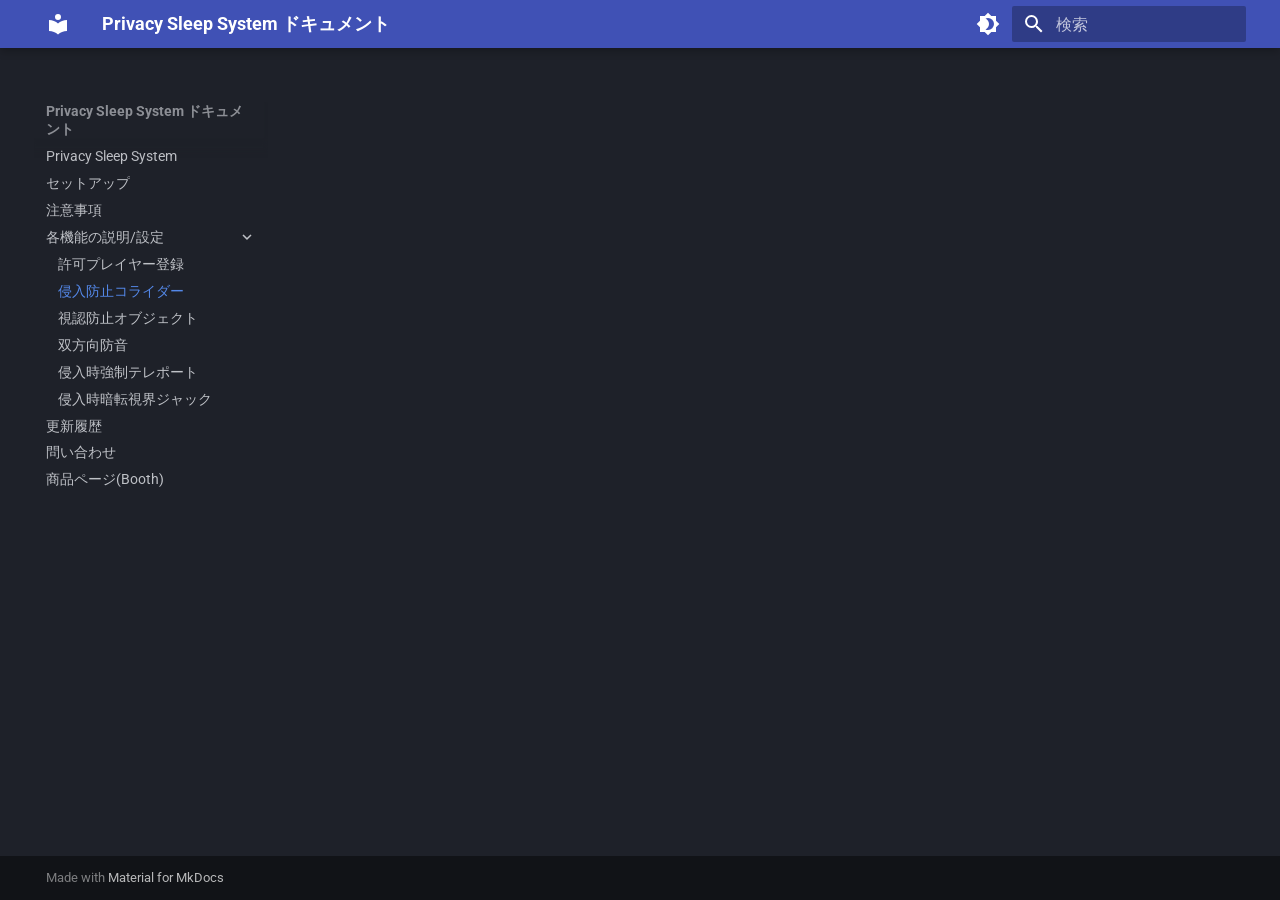
<file: features/intrusion_blocker/index.html>
<!doctype html>
<html lang="ja" class="no-js">
  <head>
    
      <meta charset="utf-8">
      <meta name="viewport" content="width=device-width,initial-scale=1">
      
      
      
      
        <link rel="prev" href="../access_control/">
      
      
        <link rel="next" href="../view_blocker/">
      
      
        
      
      
      <link rel="icon" href="../../assets/images/favicon.png">
      <meta name="generator" content="mkdocs-1.6.1, mkdocs-material-9.7.4">
    
    
      
        <title>侵入防止コライダー - Privacy Sleep System ドキュメント</title>
      
    
    
      <link rel="stylesheet" href="../../assets/stylesheets/main.484c7ddc.min.css">
      
        
        <link rel="stylesheet" href="../../assets/stylesheets/palette.ab4e12ef.min.css">
      
      


    
    
      
    
    
      
        
        
        <link rel="preconnect" href="https://fonts.gstatic.com" crossorigin>
        <link rel="stylesheet" href="https://fonts.googleapis.com/css?family=Roboto:300,300i,400,400i,700,700i%7CRoboto+Mono:400,400i,700,700i&display=fallback">
        <style>:root{--md-text-font:"Roboto";--md-code-font:"Roboto Mono"}</style>
      
    
    
    <script>__md_scope=new URL("../..",location),__md_hash=e=>[...e].reduce(((e,_)=>(e<<5)-e+_.charCodeAt(0)),0),__md_get=(e,_=localStorage,t=__md_scope)=>JSON.parse(_.getItem(t.pathname+"."+e)),__md_set=(e,_,t=localStorage,a=__md_scope)=>{try{t.setItem(a.pathname+"."+e,JSON.stringify(_))}catch(e){}}</script>
    
      

    
    
  </head>
  
  
    
    
      
    
    
    
    
    <body dir="ltr" data-md-color-scheme="slate" data-md-color-primary="indigo" data-md-color-accent="indigo">
  
    
    <input class="md-toggle" data-md-toggle="drawer" type="checkbox" id="__drawer" autocomplete="off">
    <input class="md-toggle" data-md-toggle="search" type="checkbox" id="__search" autocomplete="off">
    <label class="md-overlay" for="__drawer"></label>
    <div data-md-component="skip">
      
        
        <a href="#_1" class="md-skip">
          コンテンツにスキップ
        </a>
      
    </div>
    <div data-md-component="announce">
      
    </div>
    
    
      

  

<header class="md-header md-header--shadow" data-md-component="header">
  <nav class="md-header__inner md-grid" aria-label="ヘッダー">
    <a href="../.." title="Privacy Sleep System ドキュメント" class="md-header__button md-logo" aria-label="Privacy Sleep System ドキュメント" data-md-component="logo">
      
  
  <svg xmlns="http://www.w3.org/2000/svg" viewBox="0 0 24 24"><path d="M12 8a3 3 0 0 0 3-3 3 3 0 0 0-3-3 3 3 0 0 0-3 3 3 3 0 0 0 3 3m0 3.54C9.64 9.35 6.5 8 3 8v11c3.5 0 6.64 1.35 9 3.54 2.36-2.19 5.5-3.54 9-3.54V8c-3.5 0-6.64 1.35-9 3.54"/></svg>

    </a>
    <label class="md-header__button md-icon" for="__drawer">
      
      <svg xmlns="http://www.w3.org/2000/svg" viewBox="0 0 24 24"><path d="M3 6h18v2H3zm0 5h18v2H3zm0 5h18v2H3z"/></svg>
    </label>
    <div class="md-header__title" data-md-component="header-title">
      <div class="md-header__ellipsis">
        <div class="md-header__topic">
          <span class="md-ellipsis">
            Privacy Sleep System ドキュメント
          </span>
        </div>
        <div class="md-header__topic" data-md-component="header-topic">
          <span class="md-ellipsis">
            
              侵入防止コライダー
            
          </span>
        </div>
      </div>
    </div>
    
      
        <form class="md-header__option" data-md-component="palette">
  
    
    
    
    <input class="md-option" data-md-color-media="" data-md-color-scheme="slate" data-md-color-primary="indigo" data-md-color-accent="indigo"  aria-label="ライトモードに切り替え"  type="radio" name="__palette" id="__palette_0">
    
      <label class="md-header__button md-icon" title="ライトモードに切り替え" for="__palette_1" hidden>
        <svg xmlns="http://www.w3.org/2000/svg" viewBox="0 0 24 24"><path d="M12 18c-.89 0-1.74-.2-2.5-.55C11.56 16.5 13 14.42 13 12s-1.44-4.5-3.5-5.45C10.26 6.2 11.11 6 12 6a6 6 0 0 1 6 6 6 6 0 0 1-6 6m8-9.31V4h-4.69L12 .69 8.69 4H4v4.69L.69 12 4 15.31V20h4.69L12 23.31 15.31 20H20v-4.69L23.31 12z"/></svg>
      </label>
    
  
    
    
    
    <input class="md-option" data-md-color-media="" data-md-color-scheme="default" data-md-color-primary="indigo" data-md-color-accent="indigo"  aria-label="ダークモードに切り替え"  type="radio" name="__palette" id="__palette_1">
    
      <label class="md-header__button md-icon" title="ダークモードに切り替え" for="__palette_0" hidden>
        <svg xmlns="http://www.w3.org/2000/svg" viewBox="0 0 24 24"><path d="M12 8a4 4 0 0 0-4 4 4 4 0 0 0 4 4 4 4 0 0 0 4-4 4 4 0 0 0-4-4m0 10a6 6 0 0 1-6-6 6 6 0 0 1 6-6 6 6 0 0 1 6 6 6 6 0 0 1-6 6m8-9.31V4h-4.69L12 .69 8.69 4H4v4.69L.69 12 4 15.31V20h4.69L12 23.31 15.31 20H20v-4.69L23.31 12z"/></svg>
      </label>
    
  
</form>
      
    
    
      <script>var palette=__md_get("__palette");if(palette&&palette.color){if("(prefers-color-scheme)"===palette.color.media){var media=matchMedia("(prefers-color-scheme: light)"),input=document.querySelector(media.matches?"[data-md-color-media='(prefers-color-scheme: light)']":"[data-md-color-media='(prefers-color-scheme: dark)']");palette.color.media=input.getAttribute("data-md-color-media"),palette.color.scheme=input.getAttribute("data-md-color-scheme"),palette.color.primary=input.getAttribute("data-md-color-primary"),palette.color.accent=input.getAttribute("data-md-color-accent")}for(var[key,value]of Object.entries(palette.color))document.body.setAttribute("data-md-color-"+key,value)}</script>
    
    
    
      
      
        <label class="md-header__button md-icon" for="__search">
          
          <svg xmlns="http://www.w3.org/2000/svg" viewBox="0 0 24 24"><path d="M9.5 3A6.5 6.5 0 0 1 16 9.5c0 1.61-.59 3.09-1.56 4.23l.27.27h.79l5 5-1.5 1.5-5-5v-.79l-.27-.27A6.52 6.52 0 0 1 9.5 16 6.5 6.5 0 0 1 3 9.5 6.5 6.5 0 0 1 9.5 3m0 2C7 5 5 7 5 9.5S7 14 9.5 14 14 12 14 9.5 12 5 9.5 5"/></svg>
        </label>
        <div class="md-search" data-md-component="search" role="dialog">
  <label class="md-search__overlay" for="__search"></label>
  <div class="md-search__inner" role="search">
    <form class="md-search__form" name="search">
      <input type="text" class="md-search__input" name="query" aria-label="検索" placeholder="検索" autocapitalize="off" autocorrect="off" autocomplete="off" spellcheck="false" data-md-component="search-query" required>
      <label class="md-search__icon md-icon" for="__search">
        
        <svg xmlns="http://www.w3.org/2000/svg" viewBox="0 0 24 24"><path d="M9.5 3A6.5 6.5 0 0 1 16 9.5c0 1.61-.59 3.09-1.56 4.23l.27.27h.79l5 5-1.5 1.5-5-5v-.79l-.27-.27A6.52 6.52 0 0 1 9.5 16 6.5 6.5 0 0 1 3 9.5 6.5 6.5 0 0 1 9.5 3m0 2C7 5 5 7 5 9.5S7 14 9.5 14 14 12 14 9.5 12 5 9.5 5"/></svg>
        
        <svg xmlns="http://www.w3.org/2000/svg" viewBox="0 0 24 24"><path d="M20 11v2H8l5.5 5.5-1.42 1.42L4.16 12l7.92-7.92L13.5 5.5 8 11z"/></svg>
      </label>
      <nav class="md-search__options" aria-label="検索">
        
        <button type="reset" class="md-search__icon md-icon" title="クリア" aria-label="クリア" tabindex="-1">
          
          <svg xmlns="http://www.w3.org/2000/svg" viewBox="0 0 24 24"><path d="M19 6.41 17.59 5 12 10.59 6.41 5 5 6.41 10.59 12 5 17.59 6.41 19 12 13.41 17.59 19 19 17.59 13.41 12z"/></svg>
        </button>
      </nav>
      
    </form>
    <div class="md-search__output">
      <div class="md-search__scrollwrap" tabindex="0" data-md-scrollfix>
        <div class="md-search-result" data-md-component="search-result">
          <div class="md-search-result__meta">
            検索を初期化
          </div>
          <ol class="md-search-result__list" role="presentation"></ol>
        </div>
      </div>
    </div>
  </div>
</div>
      
    
    
  </nav>
  
</header>
    
    <div class="md-container" data-md-component="container">
      
      
        
          
        
      
      <main class="md-main" data-md-component="main">
        <div class="md-main__inner md-grid">
          
            
              
              <div class="md-sidebar md-sidebar--primary" data-md-component="sidebar" data-md-type="navigation" >
                <div class="md-sidebar__scrollwrap">
                  <div class="md-sidebar__inner">
                    



<nav class="md-nav md-nav--primary" aria-label="ナビゲーション" data-md-level="0">
  <label class="md-nav__title" for="__drawer">
    <a href="../.." title="Privacy Sleep System ドキュメント" class="md-nav__button md-logo" aria-label="Privacy Sleep System ドキュメント" data-md-component="logo">
      
  
  <svg xmlns="http://www.w3.org/2000/svg" viewBox="0 0 24 24"><path d="M12 8a3 3 0 0 0 3-3 3 3 0 0 0-3-3 3 3 0 0 0-3 3 3 3 0 0 0 3 3m0 3.54C9.64 9.35 6.5 8 3 8v11c3.5 0 6.64 1.35 9 3.54 2.36-2.19 5.5-3.54 9-3.54V8c-3.5 0-6.64 1.35-9 3.54"/></svg>

    </a>
    Privacy Sleep System ドキュメント
  </label>
  
  <ul class="md-nav__list" data-md-scrollfix>
    
      
      
  
  
  
  
    <li class="md-nav__item">
      <a href="../.." class="md-nav__link">
        
  
  
  <span class="md-ellipsis">
    
  
    Privacy Sleep System
  

    
  </span>
  
  

      </a>
    </li>
  

    
      
      
  
  
  
  
    <li class="md-nav__item">
      <a href="../../setup/" class="md-nav__link">
        
  
  
  <span class="md-ellipsis">
    
  
    セットアップ
  

    
  </span>
  
  

      </a>
    </li>
  

    
      
      
  
  
  
  
    <li class="md-nav__item">
      <a href="../../caution/" class="md-nav__link">
        
  
  
  <span class="md-ellipsis">
    
  
    注意事項
  

    
  </span>
  
  

      </a>
    </li>
  

    
      
      
  
  
    
  
  
  
    
    
    
    
    
    <li class="md-nav__item md-nav__item--active md-nav__item--nested">
      
        
        
        <input class="md-nav__toggle md-toggle " type="checkbox" id="__nav_4" checked>
        
          
          <label class="md-nav__link" for="__nav_4" id="__nav_4_label" tabindex="0">
            
  
  
  <span class="md-ellipsis">
    
  
    各機能の説明/設定
  

    
  </span>
  
  

            <span class="md-nav__icon md-icon"></span>
          </label>
        
        <nav class="md-nav" data-md-level="1" aria-labelledby="__nav_4_label" aria-expanded="true">
          <label class="md-nav__title" for="__nav_4">
            <span class="md-nav__icon md-icon"></span>
            
  
    各機能の説明/設定
  

          </label>
          <ul class="md-nav__list" data-md-scrollfix>
            
              
                
  
  
  
  
    <li class="md-nav__item">
      <a href="../access_control/" class="md-nav__link">
        
  
  
  <span class="md-ellipsis">
    
  
    許可プレイヤー登録
  

    
  </span>
  
  

      </a>
    </li>
  

              
            
              
                
  
  
    
  
  
  
    <li class="md-nav__item md-nav__item--active">
      
      <input class="md-nav__toggle md-toggle" type="checkbox" id="__toc">
      
      
        
      
      
      <a href="./" class="md-nav__link md-nav__link--active">
        
  
  
  <span class="md-ellipsis">
    
  
    侵入防止コライダー
  

    
  </span>
  
  

      </a>
      
    </li>
  

              
            
              
                
  
  
  
  
    <li class="md-nav__item">
      <a href="../view_blocker/" class="md-nav__link">
        
  
  
  <span class="md-ellipsis">
    
  
    視認防止オブジェクト
  

    
  </span>
  
  

      </a>
    </li>
  

              
            
              
                
  
  
  
  
    <li class="md-nav__item">
      <a href="../mutual_soundproof/" class="md-nav__link">
        
  
  
  <span class="md-ellipsis">
    
  
    双方向防音
  

    
  </span>
  
  

      </a>
    </li>
  

              
            
              
                
  
  
  
  
    <li class="md-nav__item">
      <a href="../intrusion_teleport/" class="md-nav__link">
        
  
  
  <span class="md-ellipsis">
    
  
    侵入時強制テレポート
  

    
  </span>
  
  

      </a>
    </li>
  

              
            
              
                
  
  
  
  
    <li class="md-nav__item">
      <a href="../intrusion_blackout/" class="md-nav__link">
        
  
  
  <span class="md-ellipsis">
    
  
    侵入時暗転視界ジャック
  

    
  </span>
  
  

      </a>
    </li>
  

              
            
          </ul>
        </nav>
      
    </li>
  

    
      
      
  
  
  
  
    <li class="md-nav__item">
      <a href="../../update/" class="md-nav__link">
        
  
  
  <span class="md-ellipsis">
    
  
    更新履歴
  

    
  </span>
  
  

      </a>
    </li>
  

    
      
      
  
  
  
  
    <li class="md-nav__item">
      <a href="../../contact/" class="md-nav__link">
        
  
  
  <span class="md-ellipsis">
    
  
    問い合わせ
  

    
  </span>
  
  

      </a>
    </li>
  

    
      
      
  
  
  
  
    <li class="md-nav__item">
      <a href="https://kogostore.booth.pm/items/8062290" class="md-nav__link">
        
  
  
  <span class="md-ellipsis">
    
  
    商品ページ(Booth)
  

    
  </span>
  
  

      </a>
    </li>
  

    
  </ul>
</nav>
                  </div>
                </div>
              </div>
            
            
              
              <div class="md-sidebar md-sidebar--secondary" data-md-component="sidebar" data-md-type="toc" >
                <div class="md-sidebar__scrollwrap">
                  <div class="md-sidebar__inner">
                    

<nav class="md-nav md-nav--secondary" aria-label="目次">
  
  
  
    
  
  
</nav>
                  </div>
                </div>
              </div>
            
          
          
            <div class="md-content" data-md-component="content">
              
              <article class="md-content__inner md-typeset">
                
                  



<h1 id="_1"></h1>












                
              </article>
            </div>
          
          
<script>var target=document.getElementById(location.hash.slice(1));target&&target.name&&(target.checked=target.name.startsWith("__tabbed_"))</script>
        </div>
        
      </main>
      
        <footer class="md-footer">
  
  <div class="md-footer-meta md-typeset">
    <div class="md-footer-meta__inner md-grid">
      <div class="md-copyright">
  
  
    Made with
    <a href="https://squidfunk.github.io/mkdocs-material/" target="_blank" rel="noopener">
      Material for MkDocs
    </a>
  
</div>
      
    </div>
  </div>
</footer>
      
    </div>
    <div class="md-dialog" data-md-component="dialog">
      <div class="md-dialog__inner md-typeset"></div>
    </div>
    
    
    
      
      
      <script id="__config" type="application/json">{"annotate": null, "base": "../..", "features": [], "search": "../../assets/javascripts/workers/search.2c215733.min.js", "tags": null, "translations": {"clipboard.copied": "\u30b3\u30d4\u30fc\u3057\u307e\u3057\u305f", "clipboard.copy": "\u30af\u30ea\u30c3\u30d7\u30dc\u30fc\u30c9\u3078\u30b3\u30d4\u30fc", "search.result.more.one": "\u3053\u306e\u30da\u30fc\u30b8\u5185\u306b\u3082\u30461\u4ef6\u898b\u3064\u304b\u308a\u307e\u3057\u305f", "search.result.more.other": "\u3053\u306e\u30da\u30fc\u30b8\u5185\u306b\u3042\u3068#\u4ef6\u898b\u3064\u304b\u308a\u307e\u3057\u305f", "search.result.none": "\u4f55\u3082\u898b\u3064\u304b\u308a\u307e\u305b\u3093\u3067\u3057\u305f", "search.result.one": "1\u4ef6\u898b\u3064\u304b\u308a\u307e\u3057\u305f", "search.result.other": "#\u4ef6\u898b\u3064\u304b\u308a\u307e\u3057\u305f", "search.result.placeholder": "\u691c\u7d22\u30ad\u30fc\u30ef\u30fc\u30c9\u3092\u5165\u529b\u3057\u3066\u304f\u3060\u3055\u3044", "search.result.term.missing": "\u691c\u7d22\u306b\u542b\u307e\u308c\u306a\u3044", "select.version": "\u30d0\u30fc\u30b8\u30e7\u30f3\u5207\u308a\u66ff\u3048"}, "version": null}</script>
    
    
      <script src="../../assets/javascripts/bundle.79ae519e.min.js"></script>
      
    
  </body>
</html>
</file>
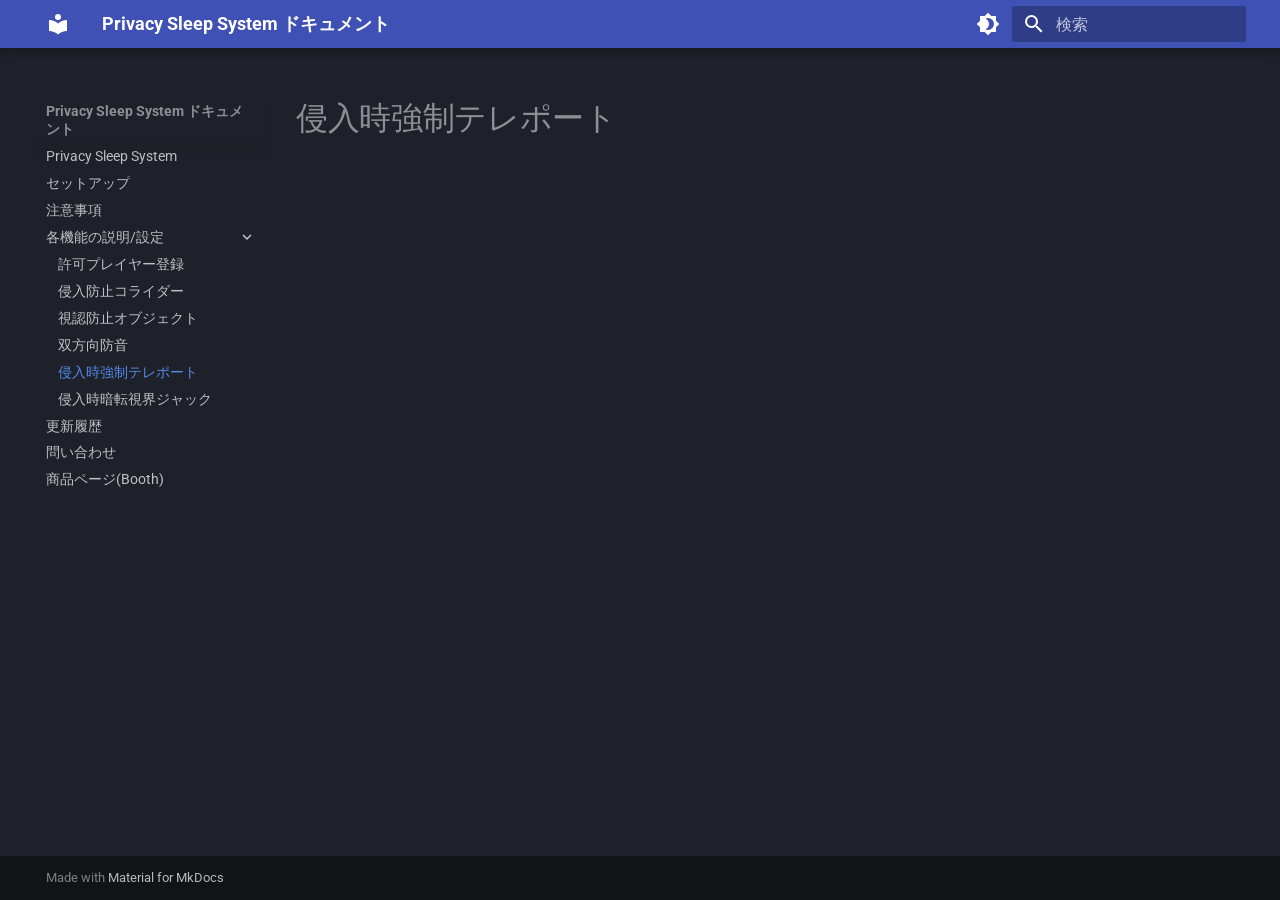
<file: features/intrusion_teleport/index.html>
<!doctype html>
<html lang="ja" class="no-js">
  <head>
    
      <meta charset="utf-8">
      <meta name="viewport" content="width=device-width,initial-scale=1">
      
      
      
      
        <link rel="prev" href="../mutual_soundproof/">
      
      
        <link rel="next" href="../intrusion_blackout/">
      
      
        
      
      
      <link rel="icon" href="../../assets/images/favicon.png">
      <meta name="generator" content="mkdocs-1.6.1, mkdocs-material-9.7.4">
    
    
      
        <title>侵入時強制テレポート - Privacy Sleep System ドキュメント</title>
      
    
    
      <link rel="stylesheet" href="../../assets/stylesheets/main.484c7ddc.min.css">
      
        
        <link rel="stylesheet" href="../../assets/stylesheets/palette.ab4e12ef.min.css">
      
      


    
    
      
    
    
      
        
        
        <link rel="preconnect" href="https://fonts.gstatic.com" crossorigin>
        <link rel="stylesheet" href="https://fonts.googleapis.com/css?family=Roboto:300,300i,400,400i,700,700i%7CRoboto+Mono:400,400i,700,700i&display=fallback">
        <style>:root{--md-text-font:"Roboto";--md-code-font:"Roboto Mono"}</style>
      
    
    
    <script>__md_scope=new URL("../..",location),__md_hash=e=>[...e].reduce(((e,_)=>(e<<5)-e+_.charCodeAt(0)),0),__md_get=(e,_=localStorage,t=__md_scope)=>JSON.parse(_.getItem(t.pathname+"."+e)),__md_set=(e,_,t=localStorage,a=__md_scope)=>{try{t.setItem(a.pathname+"."+e,JSON.stringify(_))}catch(e){}}</script>
    
      

    
    
  </head>
  
  
    
    
      
    
    
    
    
    <body dir="ltr" data-md-color-scheme="slate" data-md-color-primary="indigo" data-md-color-accent="indigo">
  
    
    <input class="md-toggle" data-md-toggle="drawer" type="checkbox" id="__drawer" autocomplete="off">
    <input class="md-toggle" data-md-toggle="search" type="checkbox" id="__search" autocomplete="off">
    <label class="md-overlay" for="__drawer"></label>
    <div data-md-component="skip">
      
    </div>
    <div data-md-component="announce">
      
    </div>
    
    
      

  

<header class="md-header md-header--shadow" data-md-component="header">
  <nav class="md-header__inner md-grid" aria-label="ヘッダー">
    <a href="../.." title="Privacy Sleep System ドキュメント" class="md-header__button md-logo" aria-label="Privacy Sleep System ドキュメント" data-md-component="logo">
      
  
  <svg xmlns="http://www.w3.org/2000/svg" viewBox="0 0 24 24"><path d="M12 8a3 3 0 0 0 3-3 3 3 0 0 0-3-3 3 3 0 0 0-3 3 3 3 0 0 0 3 3m0 3.54C9.64 9.35 6.5 8 3 8v11c3.5 0 6.64 1.35 9 3.54 2.36-2.19 5.5-3.54 9-3.54V8c-3.5 0-6.64 1.35-9 3.54"/></svg>

    </a>
    <label class="md-header__button md-icon" for="__drawer">
      
      <svg xmlns="http://www.w3.org/2000/svg" viewBox="0 0 24 24"><path d="M3 6h18v2H3zm0 5h18v2H3zm0 5h18v2H3z"/></svg>
    </label>
    <div class="md-header__title" data-md-component="header-title">
      <div class="md-header__ellipsis">
        <div class="md-header__topic">
          <span class="md-ellipsis">
            Privacy Sleep System ドキュメント
          </span>
        </div>
        <div class="md-header__topic" data-md-component="header-topic">
          <span class="md-ellipsis">
            
              侵入時強制テレポート
            
          </span>
        </div>
      </div>
    </div>
    
      
        <form class="md-header__option" data-md-component="palette">
  
    
    
    
    <input class="md-option" data-md-color-media="" data-md-color-scheme="slate" data-md-color-primary="indigo" data-md-color-accent="indigo"  aria-label="ライトモードに切り替え"  type="radio" name="__palette" id="__palette_0">
    
      <label class="md-header__button md-icon" title="ライトモードに切り替え" for="__palette_1" hidden>
        <svg xmlns="http://www.w3.org/2000/svg" viewBox="0 0 24 24"><path d="M12 18c-.89 0-1.74-.2-2.5-.55C11.56 16.5 13 14.42 13 12s-1.44-4.5-3.5-5.45C10.26 6.2 11.11 6 12 6a6 6 0 0 1 6 6 6 6 0 0 1-6 6m8-9.31V4h-4.69L12 .69 8.69 4H4v4.69L.69 12 4 15.31V20h4.69L12 23.31 15.31 20H20v-4.69L23.31 12z"/></svg>
      </label>
    
  
    
    
    
    <input class="md-option" data-md-color-media="" data-md-color-scheme="default" data-md-color-primary="indigo" data-md-color-accent="indigo"  aria-label="ダークモードに切り替え"  type="radio" name="__palette" id="__palette_1">
    
      <label class="md-header__button md-icon" title="ダークモードに切り替え" for="__palette_0" hidden>
        <svg xmlns="http://www.w3.org/2000/svg" viewBox="0 0 24 24"><path d="M12 8a4 4 0 0 0-4 4 4 4 0 0 0 4 4 4 4 0 0 0 4-4 4 4 0 0 0-4-4m0 10a6 6 0 0 1-6-6 6 6 0 0 1 6-6 6 6 0 0 1 6 6 6 6 0 0 1-6 6m8-9.31V4h-4.69L12 .69 8.69 4H4v4.69L.69 12 4 15.31V20h4.69L12 23.31 15.31 20H20v-4.69L23.31 12z"/></svg>
      </label>
    
  
</form>
      
    
    
      <script>var palette=__md_get("__palette");if(palette&&palette.color){if("(prefers-color-scheme)"===palette.color.media){var media=matchMedia("(prefers-color-scheme: light)"),input=document.querySelector(media.matches?"[data-md-color-media='(prefers-color-scheme: light)']":"[data-md-color-media='(prefers-color-scheme: dark)']");palette.color.media=input.getAttribute("data-md-color-media"),palette.color.scheme=input.getAttribute("data-md-color-scheme"),palette.color.primary=input.getAttribute("data-md-color-primary"),palette.color.accent=input.getAttribute("data-md-color-accent")}for(var[key,value]of Object.entries(palette.color))document.body.setAttribute("data-md-color-"+key,value)}</script>
    
    
    
      
      
        <label class="md-header__button md-icon" for="__search">
          
          <svg xmlns="http://www.w3.org/2000/svg" viewBox="0 0 24 24"><path d="M9.5 3A6.5 6.5 0 0 1 16 9.5c0 1.61-.59 3.09-1.56 4.23l.27.27h.79l5 5-1.5 1.5-5-5v-.79l-.27-.27A6.52 6.52 0 0 1 9.5 16 6.5 6.5 0 0 1 3 9.5 6.5 6.5 0 0 1 9.5 3m0 2C7 5 5 7 5 9.5S7 14 9.5 14 14 12 14 9.5 12 5 9.5 5"/></svg>
        </label>
        <div class="md-search" data-md-component="search" role="dialog">
  <label class="md-search__overlay" for="__search"></label>
  <div class="md-search__inner" role="search">
    <form class="md-search__form" name="search">
      <input type="text" class="md-search__input" name="query" aria-label="検索" placeholder="検索" autocapitalize="off" autocorrect="off" autocomplete="off" spellcheck="false" data-md-component="search-query" required>
      <label class="md-search__icon md-icon" for="__search">
        
        <svg xmlns="http://www.w3.org/2000/svg" viewBox="0 0 24 24"><path d="M9.5 3A6.5 6.5 0 0 1 16 9.5c0 1.61-.59 3.09-1.56 4.23l.27.27h.79l5 5-1.5 1.5-5-5v-.79l-.27-.27A6.52 6.52 0 0 1 9.5 16 6.5 6.5 0 0 1 3 9.5 6.5 6.5 0 0 1 9.5 3m0 2C7 5 5 7 5 9.5S7 14 9.5 14 14 12 14 9.5 12 5 9.5 5"/></svg>
        
        <svg xmlns="http://www.w3.org/2000/svg" viewBox="0 0 24 24"><path d="M20 11v2H8l5.5 5.5-1.42 1.42L4.16 12l7.92-7.92L13.5 5.5 8 11z"/></svg>
      </label>
      <nav class="md-search__options" aria-label="検索">
        
        <button type="reset" class="md-search__icon md-icon" title="クリア" aria-label="クリア" tabindex="-1">
          
          <svg xmlns="http://www.w3.org/2000/svg" viewBox="0 0 24 24"><path d="M19 6.41 17.59 5 12 10.59 6.41 5 5 6.41 10.59 12 5 17.59 6.41 19 12 13.41 17.59 19 19 17.59 13.41 12z"/></svg>
        </button>
      </nav>
      
    </form>
    <div class="md-search__output">
      <div class="md-search__scrollwrap" tabindex="0" data-md-scrollfix>
        <div class="md-search-result" data-md-component="search-result">
          <div class="md-search-result__meta">
            検索を初期化
          </div>
          <ol class="md-search-result__list" role="presentation"></ol>
        </div>
      </div>
    </div>
  </div>
</div>
      
    
    
  </nav>
  
</header>
    
    <div class="md-container" data-md-component="container">
      
      
        
          
        
      
      <main class="md-main" data-md-component="main">
        <div class="md-main__inner md-grid">
          
            
              
              <div class="md-sidebar md-sidebar--primary" data-md-component="sidebar" data-md-type="navigation" >
                <div class="md-sidebar__scrollwrap">
                  <div class="md-sidebar__inner">
                    



<nav class="md-nav md-nav--primary" aria-label="ナビゲーション" data-md-level="0">
  <label class="md-nav__title" for="__drawer">
    <a href="../.." title="Privacy Sleep System ドキュメント" class="md-nav__button md-logo" aria-label="Privacy Sleep System ドキュメント" data-md-component="logo">
      
  
  <svg xmlns="http://www.w3.org/2000/svg" viewBox="0 0 24 24"><path d="M12 8a3 3 0 0 0 3-3 3 3 0 0 0-3-3 3 3 0 0 0-3 3 3 3 0 0 0 3 3m0 3.54C9.64 9.35 6.5 8 3 8v11c3.5 0 6.64 1.35 9 3.54 2.36-2.19 5.5-3.54 9-3.54V8c-3.5 0-6.64 1.35-9 3.54"/></svg>

    </a>
    Privacy Sleep System ドキュメント
  </label>
  
  <ul class="md-nav__list" data-md-scrollfix>
    
      
      
  
  
  
  
    <li class="md-nav__item">
      <a href="../.." class="md-nav__link">
        
  
  
  <span class="md-ellipsis">
    
  
    Privacy Sleep System
  

    
  </span>
  
  

      </a>
    </li>
  

    
      
      
  
  
  
  
    <li class="md-nav__item">
      <a href="../../setup/" class="md-nav__link">
        
  
  
  <span class="md-ellipsis">
    
  
    セットアップ
  

    
  </span>
  
  

      </a>
    </li>
  

    
      
      
  
  
  
  
    <li class="md-nav__item">
      <a href="../../caution/" class="md-nav__link">
        
  
  
  <span class="md-ellipsis">
    
  
    注意事項
  

    
  </span>
  
  

      </a>
    </li>
  

    
      
      
  
  
    
  
  
  
    
    
    
    
    
    <li class="md-nav__item md-nav__item--active md-nav__item--nested">
      
        
        
        <input class="md-nav__toggle md-toggle " type="checkbox" id="__nav_4" checked>
        
          
          <label class="md-nav__link" for="__nav_4" id="__nav_4_label" tabindex="0">
            
  
  
  <span class="md-ellipsis">
    
  
    各機能の説明/設定
  

    
  </span>
  
  

            <span class="md-nav__icon md-icon"></span>
          </label>
        
        <nav class="md-nav" data-md-level="1" aria-labelledby="__nav_4_label" aria-expanded="true">
          <label class="md-nav__title" for="__nav_4">
            <span class="md-nav__icon md-icon"></span>
            
  
    各機能の説明/設定
  

          </label>
          <ul class="md-nav__list" data-md-scrollfix>
            
              
                
  
  
  
  
    <li class="md-nav__item">
      <a href="../access_control/" class="md-nav__link">
        
  
  
  <span class="md-ellipsis">
    
  
    許可プレイヤー登録
  

    
  </span>
  
  

      </a>
    </li>
  

              
            
              
                
  
  
  
  
    <li class="md-nav__item">
      <a href="../intrusion_blocker/" class="md-nav__link">
        
  
  
  <span class="md-ellipsis">
    
  
    侵入防止コライダー
  

    
  </span>
  
  

      </a>
    </li>
  

              
            
              
                
  
  
  
  
    <li class="md-nav__item">
      <a href="../view_blocker/" class="md-nav__link">
        
  
  
  <span class="md-ellipsis">
    
  
    視認防止オブジェクト
  

    
  </span>
  
  

      </a>
    </li>
  

              
            
              
                
  
  
  
  
    <li class="md-nav__item">
      <a href="../mutual_soundproof/" class="md-nav__link">
        
  
  
  <span class="md-ellipsis">
    
  
    双方向防音
  

    
  </span>
  
  

      </a>
    </li>
  

              
            
              
                
  
  
    
  
  
  
    <li class="md-nav__item md-nav__item--active">
      
      <input class="md-nav__toggle md-toggle" type="checkbox" id="__toc">
      
      
      
      <a href="./" class="md-nav__link md-nav__link--active">
        
  
  
  <span class="md-ellipsis">
    
  
    侵入時強制テレポート
  

    
  </span>
  
  

      </a>
      
    </li>
  

              
            
              
                
  
  
  
  
    <li class="md-nav__item">
      <a href="../intrusion_blackout/" class="md-nav__link">
        
  
  
  <span class="md-ellipsis">
    
  
    侵入時暗転視界ジャック
  

    
  </span>
  
  

      </a>
    </li>
  

              
            
          </ul>
        </nav>
      
    </li>
  

    
      
      
  
  
  
  
    <li class="md-nav__item">
      <a href="../../update/" class="md-nav__link">
        
  
  
  <span class="md-ellipsis">
    
  
    更新履歴
  

    
  </span>
  
  

      </a>
    </li>
  

    
      
      
  
  
  
  
    <li class="md-nav__item">
      <a href="../../contact/" class="md-nav__link">
        
  
  
  <span class="md-ellipsis">
    
  
    問い合わせ
  

    
  </span>
  
  

      </a>
    </li>
  

    
      
      
  
  
  
  
    <li class="md-nav__item">
      <a href="https://kogostore.booth.pm/items/8062290" class="md-nav__link">
        
  
  
  <span class="md-ellipsis">
    
  
    商品ページ(Booth)
  

    
  </span>
  
  

      </a>
    </li>
  

    
  </ul>
</nav>
                  </div>
                </div>
              </div>
            
            
              
              <div class="md-sidebar md-sidebar--secondary" data-md-component="sidebar" data-md-type="toc" >
                <div class="md-sidebar__scrollwrap">
                  <div class="md-sidebar__inner">
                    

<nav class="md-nav md-nav--secondary" aria-label="目次">
  
  
  
  
</nav>
                  </div>
                </div>
              </div>
            
          
          
            <div class="md-content" data-md-component="content">
              
              <article class="md-content__inner md-typeset">
                
                  



  <h1>侵入時強制テレポート</h1>














                
              </article>
            </div>
          
          
<script>var target=document.getElementById(location.hash.slice(1));target&&target.name&&(target.checked=target.name.startsWith("__tabbed_"))</script>
        </div>
        
      </main>
      
        <footer class="md-footer">
  
  <div class="md-footer-meta md-typeset">
    <div class="md-footer-meta__inner md-grid">
      <div class="md-copyright">
  
  
    Made with
    <a href="https://squidfunk.github.io/mkdocs-material/" target="_blank" rel="noopener">
      Material for MkDocs
    </a>
  
</div>
      
    </div>
  </div>
</footer>
      
    </div>
    <div class="md-dialog" data-md-component="dialog">
      <div class="md-dialog__inner md-typeset"></div>
    </div>
    
    
    
      
      
      <script id="__config" type="application/json">{"annotate": null, "base": "../..", "features": [], "search": "../../assets/javascripts/workers/search.2c215733.min.js", "tags": null, "translations": {"clipboard.copied": "\u30b3\u30d4\u30fc\u3057\u307e\u3057\u305f", "clipboard.copy": "\u30af\u30ea\u30c3\u30d7\u30dc\u30fc\u30c9\u3078\u30b3\u30d4\u30fc", "search.result.more.one": "\u3053\u306e\u30da\u30fc\u30b8\u5185\u306b\u3082\u30461\u4ef6\u898b\u3064\u304b\u308a\u307e\u3057\u305f", "search.result.more.other": "\u3053\u306e\u30da\u30fc\u30b8\u5185\u306b\u3042\u3068#\u4ef6\u898b\u3064\u304b\u308a\u307e\u3057\u305f", "search.result.none": "\u4f55\u3082\u898b\u3064\u304b\u308a\u307e\u305b\u3093\u3067\u3057\u305f", "search.result.one": "1\u4ef6\u898b\u3064\u304b\u308a\u307e\u3057\u305f", "search.result.other": "#\u4ef6\u898b\u3064\u304b\u308a\u307e\u3057\u305f", "search.result.placeholder": "\u691c\u7d22\u30ad\u30fc\u30ef\u30fc\u30c9\u3092\u5165\u529b\u3057\u3066\u304f\u3060\u3055\u3044", "search.result.term.missing": "\u691c\u7d22\u306b\u542b\u307e\u308c\u306a\u3044", "select.version": "\u30d0\u30fc\u30b8\u30e7\u30f3\u5207\u308a\u66ff\u3048"}, "version": null}</script>
    
    
      <script src="../../assets/javascripts/bundle.79ae519e.min.js"></script>
      
    
  </body>
</html>
</file>
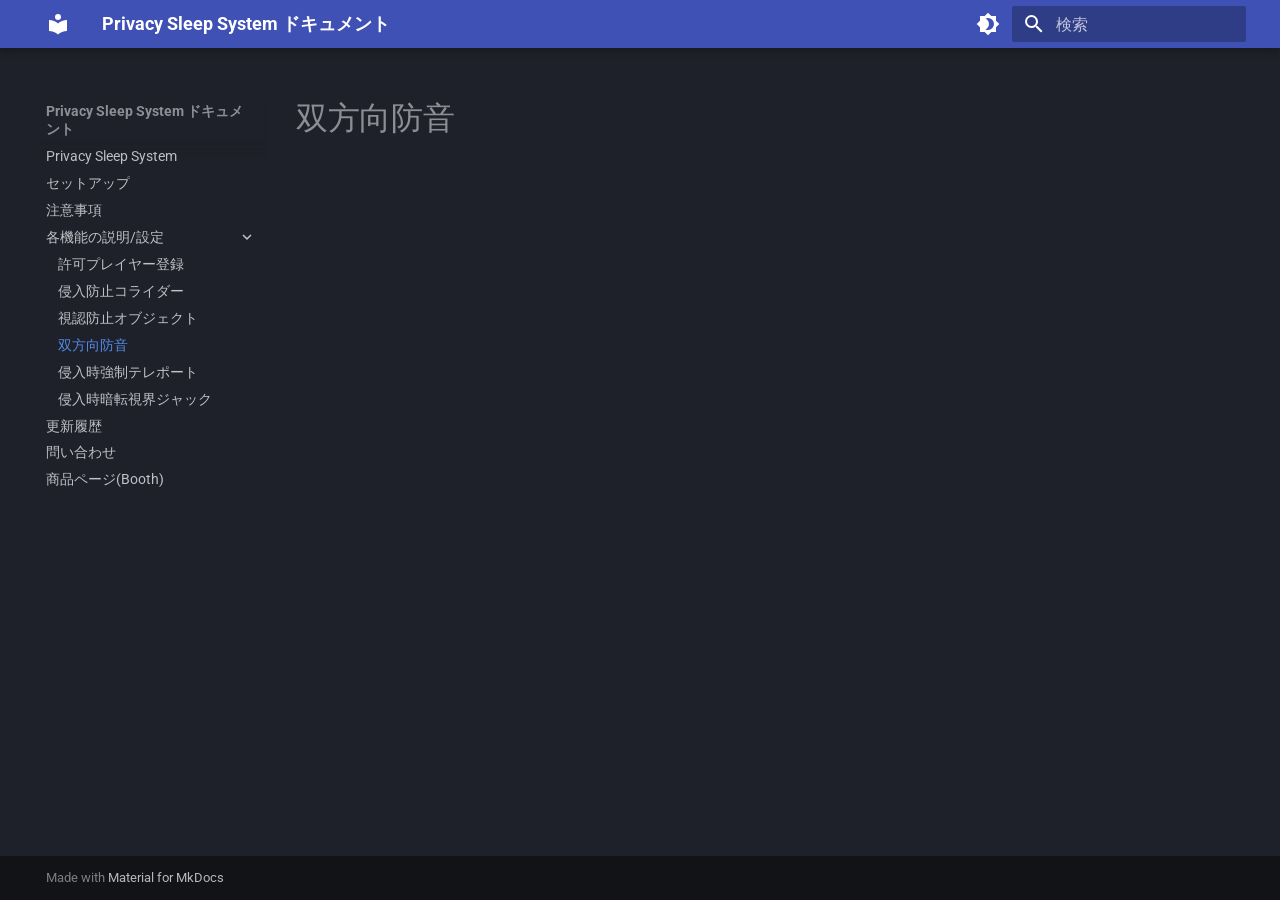
<file: features/mutual_soundproof/index.html>
<!doctype html>
<html lang="ja" class="no-js">
  <head>
    
      <meta charset="utf-8">
      <meta name="viewport" content="width=device-width,initial-scale=1">
      
      
      
      
        <link rel="prev" href="../view_blocker/">
      
      
        <link rel="next" href="../intrusion_teleport/">
      
      
        
      
      
      <link rel="icon" href="../../assets/images/favicon.png">
      <meta name="generator" content="mkdocs-1.6.1, mkdocs-material-9.7.4">
    
    
      
        <title>双方向防音 - Privacy Sleep System ドキュメント</title>
      
    
    
      <link rel="stylesheet" href="../../assets/stylesheets/main.484c7ddc.min.css">
      
        
        <link rel="stylesheet" href="../../assets/stylesheets/palette.ab4e12ef.min.css">
      
      


    
    
      
    
    
      
        
        
        <link rel="preconnect" href="https://fonts.gstatic.com" crossorigin>
        <link rel="stylesheet" href="https://fonts.googleapis.com/css?family=Roboto:300,300i,400,400i,700,700i%7CRoboto+Mono:400,400i,700,700i&display=fallback">
        <style>:root{--md-text-font:"Roboto";--md-code-font:"Roboto Mono"}</style>
      
    
    
    <script>__md_scope=new URL("../..",location),__md_hash=e=>[...e].reduce(((e,_)=>(e<<5)-e+_.charCodeAt(0)),0),__md_get=(e,_=localStorage,t=__md_scope)=>JSON.parse(_.getItem(t.pathname+"."+e)),__md_set=(e,_,t=localStorage,a=__md_scope)=>{try{t.setItem(a.pathname+"."+e,JSON.stringify(_))}catch(e){}}</script>
    
      

    
    
  </head>
  
  
    
    
      
    
    
    
    
    <body dir="ltr" data-md-color-scheme="slate" data-md-color-primary="indigo" data-md-color-accent="indigo">
  
    
    <input class="md-toggle" data-md-toggle="drawer" type="checkbox" id="__drawer" autocomplete="off">
    <input class="md-toggle" data-md-toggle="search" type="checkbox" id="__search" autocomplete="off">
    <label class="md-overlay" for="__drawer"></label>
    <div data-md-component="skip">
      
    </div>
    <div data-md-component="announce">
      
    </div>
    
    
      

  

<header class="md-header md-header--shadow" data-md-component="header">
  <nav class="md-header__inner md-grid" aria-label="ヘッダー">
    <a href="../.." title="Privacy Sleep System ドキュメント" class="md-header__button md-logo" aria-label="Privacy Sleep System ドキュメント" data-md-component="logo">
      
  
  <svg xmlns="http://www.w3.org/2000/svg" viewBox="0 0 24 24"><path d="M12 8a3 3 0 0 0 3-3 3 3 0 0 0-3-3 3 3 0 0 0-3 3 3 3 0 0 0 3 3m0 3.54C9.64 9.35 6.5 8 3 8v11c3.5 0 6.64 1.35 9 3.54 2.36-2.19 5.5-3.54 9-3.54V8c-3.5 0-6.64 1.35-9 3.54"/></svg>

    </a>
    <label class="md-header__button md-icon" for="__drawer">
      
      <svg xmlns="http://www.w3.org/2000/svg" viewBox="0 0 24 24"><path d="M3 6h18v2H3zm0 5h18v2H3zm0 5h18v2H3z"/></svg>
    </label>
    <div class="md-header__title" data-md-component="header-title">
      <div class="md-header__ellipsis">
        <div class="md-header__topic">
          <span class="md-ellipsis">
            Privacy Sleep System ドキュメント
          </span>
        </div>
        <div class="md-header__topic" data-md-component="header-topic">
          <span class="md-ellipsis">
            
              双方向防音
            
          </span>
        </div>
      </div>
    </div>
    
      
        <form class="md-header__option" data-md-component="palette">
  
    
    
    
    <input class="md-option" data-md-color-media="" data-md-color-scheme="slate" data-md-color-primary="indigo" data-md-color-accent="indigo"  aria-label="ライトモードに切り替え"  type="radio" name="__palette" id="__palette_0">
    
      <label class="md-header__button md-icon" title="ライトモードに切り替え" for="__palette_1" hidden>
        <svg xmlns="http://www.w3.org/2000/svg" viewBox="0 0 24 24"><path d="M12 18c-.89 0-1.74-.2-2.5-.55C11.56 16.5 13 14.42 13 12s-1.44-4.5-3.5-5.45C10.26 6.2 11.11 6 12 6a6 6 0 0 1 6 6 6 6 0 0 1-6 6m8-9.31V4h-4.69L12 .69 8.69 4H4v4.69L.69 12 4 15.31V20h4.69L12 23.31 15.31 20H20v-4.69L23.31 12z"/></svg>
      </label>
    
  
    
    
    
    <input class="md-option" data-md-color-media="" data-md-color-scheme="default" data-md-color-primary="indigo" data-md-color-accent="indigo"  aria-label="ダークモードに切り替え"  type="radio" name="__palette" id="__palette_1">
    
      <label class="md-header__button md-icon" title="ダークモードに切り替え" for="__palette_0" hidden>
        <svg xmlns="http://www.w3.org/2000/svg" viewBox="0 0 24 24"><path d="M12 8a4 4 0 0 0-4 4 4 4 0 0 0 4 4 4 4 0 0 0 4-4 4 4 0 0 0-4-4m0 10a6 6 0 0 1-6-6 6 6 0 0 1 6-6 6 6 0 0 1 6 6 6 6 0 0 1-6 6m8-9.31V4h-4.69L12 .69 8.69 4H4v4.69L.69 12 4 15.31V20h4.69L12 23.31 15.31 20H20v-4.69L23.31 12z"/></svg>
      </label>
    
  
</form>
      
    
    
      <script>var palette=__md_get("__palette");if(palette&&palette.color){if("(prefers-color-scheme)"===palette.color.media){var media=matchMedia("(prefers-color-scheme: light)"),input=document.querySelector(media.matches?"[data-md-color-media='(prefers-color-scheme: light)']":"[data-md-color-media='(prefers-color-scheme: dark)']");palette.color.media=input.getAttribute("data-md-color-media"),palette.color.scheme=input.getAttribute("data-md-color-scheme"),palette.color.primary=input.getAttribute("data-md-color-primary"),palette.color.accent=input.getAttribute("data-md-color-accent")}for(var[key,value]of Object.entries(palette.color))document.body.setAttribute("data-md-color-"+key,value)}</script>
    
    
    
      
      
        <label class="md-header__button md-icon" for="__search">
          
          <svg xmlns="http://www.w3.org/2000/svg" viewBox="0 0 24 24"><path d="M9.5 3A6.5 6.5 0 0 1 16 9.5c0 1.61-.59 3.09-1.56 4.23l.27.27h.79l5 5-1.5 1.5-5-5v-.79l-.27-.27A6.52 6.52 0 0 1 9.5 16 6.5 6.5 0 0 1 3 9.5 6.5 6.5 0 0 1 9.5 3m0 2C7 5 5 7 5 9.5S7 14 9.5 14 14 12 14 9.5 12 5 9.5 5"/></svg>
        </label>
        <div class="md-search" data-md-component="search" role="dialog">
  <label class="md-search__overlay" for="__search"></label>
  <div class="md-search__inner" role="search">
    <form class="md-search__form" name="search">
      <input type="text" class="md-search__input" name="query" aria-label="検索" placeholder="検索" autocapitalize="off" autocorrect="off" autocomplete="off" spellcheck="false" data-md-component="search-query" required>
      <label class="md-search__icon md-icon" for="__search">
        
        <svg xmlns="http://www.w3.org/2000/svg" viewBox="0 0 24 24"><path d="M9.5 3A6.5 6.5 0 0 1 16 9.5c0 1.61-.59 3.09-1.56 4.23l.27.27h.79l5 5-1.5 1.5-5-5v-.79l-.27-.27A6.52 6.52 0 0 1 9.5 16 6.5 6.5 0 0 1 3 9.5 6.5 6.5 0 0 1 9.5 3m0 2C7 5 5 7 5 9.5S7 14 9.5 14 14 12 14 9.5 12 5 9.5 5"/></svg>
        
        <svg xmlns="http://www.w3.org/2000/svg" viewBox="0 0 24 24"><path d="M20 11v2H8l5.5 5.5-1.42 1.42L4.16 12l7.92-7.92L13.5 5.5 8 11z"/></svg>
      </label>
      <nav class="md-search__options" aria-label="検索">
        
        <button type="reset" class="md-search__icon md-icon" title="クリア" aria-label="クリア" tabindex="-1">
          
          <svg xmlns="http://www.w3.org/2000/svg" viewBox="0 0 24 24"><path d="M19 6.41 17.59 5 12 10.59 6.41 5 5 6.41 10.59 12 5 17.59 6.41 19 12 13.41 17.59 19 19 17.59 13.41 12z"/></svg>
        </button>
      </nav>
      
    </form>
    <div class="md-search__output">
      <div class="md-search__scrollwrap" tabindex="0" data-md-scrollfix>
        <div class="md-search-result" data-md-component="search-result">
          <div class="md-search-result__meta">
            検索を初期化
          </div>
          <ol class="md-search-result__list" role="presentation"></ol>
        </div>
      </div>
    </div>
  </div>
</div>
      
    
    
  </nav>
  
</header>
    
    <div class="md-container" data-md-component="container">
      
      
        
          
        
      
      <main class="md-main" data-md-component="main">
        <div class="md-main__inner md-grid">
          
            
              
              <div class="md-sidebar md-sidebar--primary" data-md-component="sidebar" data-md-type="navigation" >
                <div class="md-sidebar__scrollwrap">
                  <div class="md-sidebar__inner">
                    



<nav class="md-nav md-nav--primary" aria-label="ナビゲーション" data-md-level="0">
  <label class="md-nav__title" for="__drawer">
    <a href="../.." title="Privacy Sleep System ドキュメント" class="md-nav__button md-logo" aria-label="Privacy Sleep System ドキュメント" data-md-component="logo">
      
  
  <svg xmlns="http://www.w3.org/2000/svg" viewBox="0 0 24 24"><path d="M12 8a3 3 0 0 0 3-3 3 3 0 0 0-3-3 3 3 0 0 0-3 3 3 3 0 0 0 3 3m0 3.54C9.64 9.35 6.5 8 3 8v11c3.5 0 6.64 1.35 9 3.54 2.36-2.19 5.5-3.54 9-3.54V8c-3.5 0-6.64 1.35-9 3.54"/></svg>

    </a>
    Privacy Sleep System ドキュメント
  </label>
  
  <ul class="md-nav__list" data-md-scrollfix>
    
      
      
  
  
  
  
    <li class="md-nav__item">
      <a href="../.." class="md-nav__link">
        
  
  
  <span class="md-ellipsis">
    
  
    Privacy Sleep System
  

    
  </span>
  
  

      </a>
    </li>
  

    
      
      
  
  
  
  
    <li class="md-nav__item">
      <a href="../../setup/" class="md-nav__link">
        
  
  
  <span class="md-ellipsis">
    
  
    セットアップ
  

    
  </span>
  
  

      </a>
    </li>
  

    
      
      
  
  
  
  
    <li class="md-nav__item">
      <a href="../../caution/" class="md-nav__link">
        
  
  
  <span class="md-ellipsis">
    
  
    注意事項
  

    
  </span>
  
  

      </a>
    </li>
  

    
      
      
  
  
    
  
  
  
    
    
    
    
    
    <li class="md-nav__item md-nav__item--active md-nav__item--nested">
      
        
        
        <input class="md-nav__toggle md-toggle " type="checkbox" id="__nav_4" checked>
        
          
          <label class="md-nav__link" for="__nav_4" id="__nav_4_label" tabindex="0">
            
  
  
  <span class="md-ellipsis">
    
  
    各機能の説明/設定
  

    
  </span>
  
  

            <span class="md-nav__icon md-icon"></span>
          </label>
        
        <nav class="md-nav" data-md-level="1" aria-labelledby="__nav_4_label" aria-expanded="true">
          <label class="md-nav__title" for="__nav_4">
            <span class="md-nav__icon md-icon"></span>
            
  
    各機能の説明/設定
  

          </label>
          <ul class="md-nav__list" data-md-scrollfix>
            
              
                
  
  
  
  
    <li class="md-nav__item">
      <a href="../access_control/" class="md-nav__link">
        
  
  
  <span class="md-ellipsis">
    
  
    許可プレイヤー登録
  

    
  </span>
  
  

      </a>
    </li>
  

              
            
              
                
  
  
  
  
    <li class="md-nav__item">
      <a href="../intrusion_blocker/" class="md-nav__link">
        
  
  
  <span class="md-ellipsis">
    
  
    侵入防止コライダー
  

    
  </span>
  
  

      </a>
    </li>
  

              
            
              
                
  
  
  
  
    <li class="md-nav__item">
      <a href="../view_blocker/" class="md-nav__link">
        
  
  
  <span class="md-ellipsis">
    
  
    視認防止オブジェクト
  

    
  </span>
  
  

      </a>
    </li>
  

              
            
              
                
  
  
    
  
  
  
    <li class="md-nav__item md-nav__item--active">
      
      <input class="md-nav__toggle md-toggle" type="checkbox" id="__toc">
      
      
      
      <a href="./" class="md-nav__link md-nav__link--active">
        
  
  
  <span class="md-ellipsis">
    
  
    双方向防音
  

    
  </span>
  
  

      </a>
      
    </li>
  

              
            
              
                
  
  
  
  
    <li class="md-nav__item">
      <a href="../intrusion_teleport/" class="md-nav__link">
        
  
  
  <span class="md-ellipsis">
    
  
    侵入時強制テレポート
  

    
  </span>
  
  

      </a>
    </li>
  

              
            
              
                
  
  
  
  
    <li class="md-nav__item">
      <a href="../intrusion_blackout/" class="md-nav__link">
        
  
  
  <span class="md-ellipsis">
    
  
    侵入時暗転視界ジャック
  

    
  </span>
  
  

      </a>
    </li>
  

              
            
          </ul>
        </nav>
      
    </li>
  

    
      
      
  
  
  
  
    <li class="md-nav__item">
      <a href="../../update/" class="md-nav__link">
        
  
  
  <span class="md-ellipsis">
    
  
    更新履歴
  

    
  </span>
  
  

      </a>
    </li>
  

    
      
      
  
  
  
  
    <li class="md-nav__item">
      <a href="../../contact/" class="md-nav__link">
        
  
  
  <span class="md-ellipsis">
    
  
    問い合わせ
  

    
  </span>
  
  

      </a>
    </li>
  

    
      
      
  
  
  
  
    <li class="md-nav__item">
      <a href="https://kogostore.booth.pm/items/8062290" class="md-nav__link">
        
  
  
  <span class="md-ellipsis">
    
  
    商品ページ(Booth)
  

    
  </span>
  
  

      </a>
    </li>
  

    
  </ul>
</nav>
                  </div>
                </div>
              </div>
            
            
              
              <div class="md-sidebar md-sidebar--secondary" data-md-component="sidebar" data-md-type="toc" >
                <div class="md-sidebar__scrollwrap">
                  <div class="md-sidebar__inner">
                    

<nav class="md-nav md-nav--secondary" aria-label="目次">
  
  
  
  
</nav>
                  </div>
                </div>
              </div>
            
          
          
            <div class="md-content" data-md-component="content">
              
              <article class="md-content__inner md-typeset">
                
                  



  <h1>双方向防音</h1>














                
              </article>
            </div>
          
          
<script>var target=document.getElementById(location.hash.slice(1));target&&target.name&&(target.checked=target.name.startsWith("__tabbed_"))</script>
        </div>
        
      </main>
      
        <footer class="md-footer">
  
  <div class="md-footer-meta md-typeset">
    <div class="md-footer-meta__inner md-grid">
      <div class="md-copyright">
  
  
    Made with
    <a href="https://squidfunk.github.io/mkdocs-material/" target="_blank" rel="noopener">
      Material for MkDocs
    </a>
  
</div>
      
    </div>
  </div>
</footer>
      
    </div>
    <div class="md-dialog" data-md-component="dialog">
      <div class="md-dialog__inner md-typeset"></div>
    </div>
    
    
    
      
      
      <script id="__config" type="application/json">{"annotate": null, "base": "../..", "features": [], "search": "../../assets/javascripts/workers/search.2c215733.min.js", "tags": null, "translations": {"clipboard.copied": "\u30b3\u30d4\u30fc\u3057\u307e\u3057\u305f", "clipboard.copy": "\u30af\u30ea\u30c3\u30d7\u30dc\u30fc\u30c9\u3078\u30b3\u30d4\u30fc", "search.result.more.one": "\u3053\u306e\u30da\u30fc\u30b8\u5185\u306b\u3082\u30461\u4ef6\u898b\u3064\u304b\u308a\u307e\u3057\u305f", "search.result.more.other": "\u3053\u306e\u30da\u30fc\u30b8\u5185\u306b\u3042\u3068#\u4ef6\u898b\u3064\u304b\u308a\u307e\u3057\u305f", "search.result.none": "\u4f55\u3082\u898b\u3064\u304b\u308a\u307e\u305b\u3093\u3067\u3057\u305f", "search.result.one": "1\u4ef6\u898b\u3064\u304b\u308a\u307e\u3057\u305f", "search.result.other": "#\u4ef6\u898b\u3064\u304b\u308a\u307e\u3057\u305f", "search.result.placeholder": "\u691c\u7d22\u30ad\u30fc\u30ef\u30fc\u30c9\u3092\u5165\u529b\u3057\u3066\u304f\u3060\u3055\u3044", "search.result.term.missing": "\u691c\u7d22\u306b\u542b\u307e\u308c\u306a\u3044", "select.version": "\u30d0\u30fc\u30b8\u30e7\u30f3\u5207\u308a\u66ff\u3048"}, "version": null}</script>
    
    
      <script src="../../assets/javascripts/bundle.79ae519e.min.js"></script>
      
    
  </body>
</html>
</file>
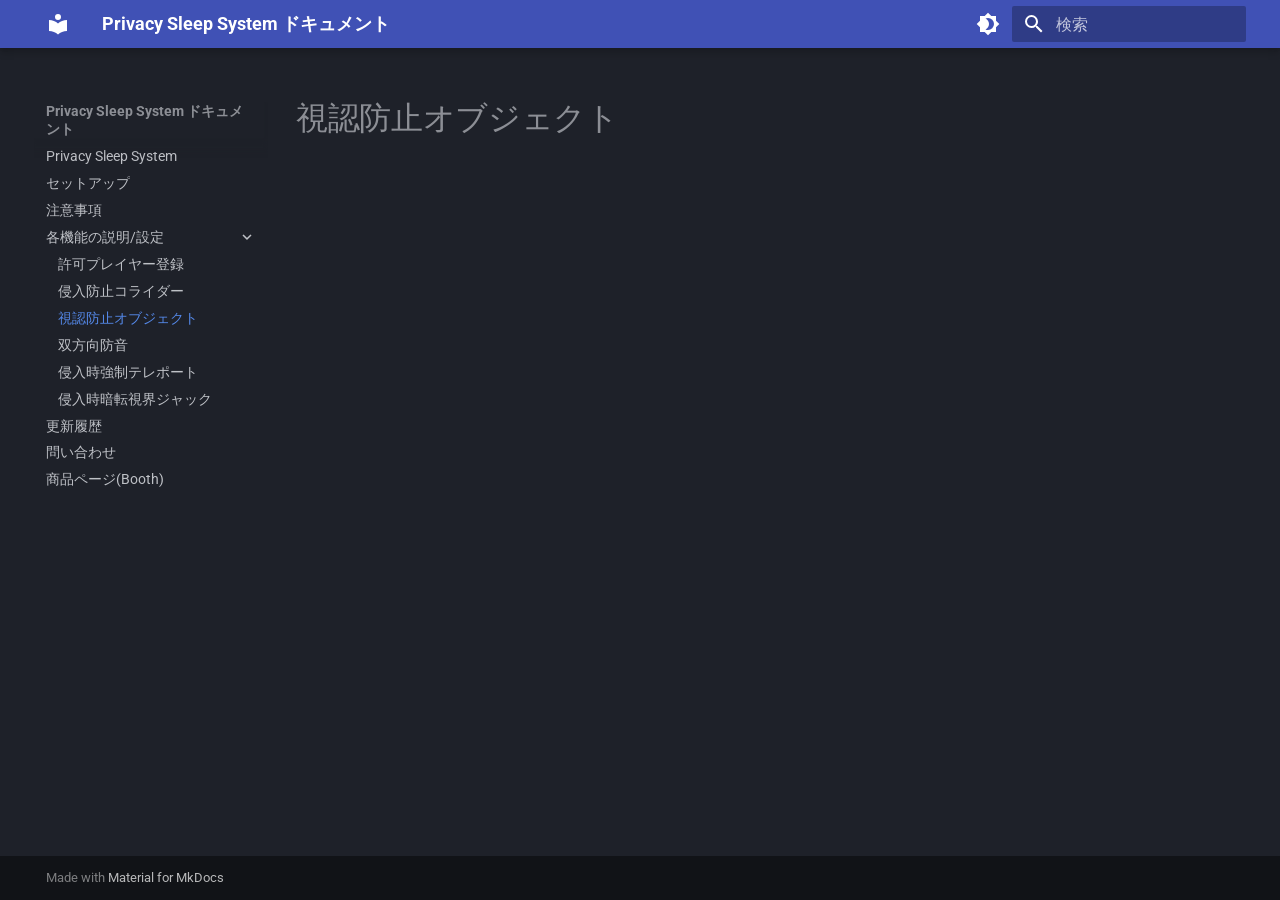
<file: features/view_blocker/index.html>
<!doctype html>
<html lang="ja" class="no-js">
  <head>
    
      <meta charset="utf-8">
      <meta name="viewport" content="width=device-width,initial-scale=1">
      
      
      
      
        <link rel="prev" href="../intrusion_blocker/">
      
      
        <link rel="next" href="../mutual_soundproof/">
      
      
        
      
      
      <link rel="icon" href="../../assets/images/favicon.png">
      <meta name="generator" content="mkdocs-1.6.1, mkdocs-material-9.7.4">
    
    
      
        <title>視認防止オブジェクト - Privacy Sleep System ドキュメント</title>
      
    
    
      <link rel="stylesheet" href="../../assets/stylesheets/main.484c7ddc.min.css">
      
        
        <link rel="stylesheet" href="../../assets/stylesheets/palette.ab4e12ef.min.css">
      
      


    
    
      
    
    
      
        
        
        <link rel="preconnect" href="https://fonts.gstatic.com" crossorigin>
        <link rel="stylesheet" href="https://fonts.googleapis.com/css?family=Roboto:300,300i,400,400i,700,700i%7CRoboto+Mono:400,400i,700,700i&display=fallback">
        <style>:root{--md-text-font:"Roboto";--md-code-font:"Roboto Mono"}</style>
      
    
    
    <script>__md_scope=new URL("../..",location),__md_hash=e=>[...e].reduce(((e,_)=>(e<<5)-e+_.charCodeAt(0)),0),__md_get=(e,_=localStorage,t=__md_scope)=>JSON.parse(_.getItem(t.pathname+"."+e)),__md_set=(e,_,t=localStorage,a=__md_scope)=>{try{t.setItem(a.pathname+"."+e,JSON.stringify(_))}catch(e){}}</script>
    
      

    
    
  </head>
  
  
    
    
      
    
    
    
    
    <body dir="ltr" data-md-color-scheme="slate" data-md-color-primary="indigo" data-md-color-accent="indigo">
  
    
    <input class="md-toggle" data-md-toggle="drawer" type="checkbox" id="__drawer" autocomplete="off">
    <input class="md-toggle" data-md-toggle="search" type="checkbox" id="__search" autocomplete="off">
    <label class="md-overlay" for="__drawer"></label>
    <div data-md-component="skip">
      
    </div>
    <div data-md-component="announce">
      
    </div>
    
    
      

  

<header class="md-header md-header--shadow" data-md-component="header">
  <nav class="md-header__inner md-grid" aria-label="ヘッダー">
    <a href="../.." title="Privacy Sleep System ドキュメント" class="md-header__button md-logo" aria-label="Privacy Sleep System ドキュメント" data-md-component="logo">
      
  
  <svg xmlns="http://www.w3.org/2000/svg" viewBox="0 0 24 24"><path d="M12 8a3 3 0 0 0 3-3 3 3 0 0 0-3-3 3 3 0 0 0-3 3 3 3 0 0 0 3 3m0 3.54C9.64 9.35 6.5 8 3 8v11c3.5 0 6.64 1.35 9 3.54 2.36-2.19 5.5-3.54 9-3.54V8c-3.5 0-6.64 1.35-9 3.54"/></svg>

    </a>
    <label class="md-header__button md-icon" for="__drawer">
      
      <svg xmlns="http://www.w3.org/2000/svg" viewBox="0 0 24 24"><path d="M3 6h18v2H3zm0 5h18v2H3zm0 5h18v2H3z"/></svg>
    </label>
    <div class="md-header__title" data-md-component="header-title">
      <div class="md-header__ellipsis">
        <div class="md-header__topic">
          <span class="md-ellipsis">
            Privacy Sleep System ドキュメント
          </span>
        </div>
        <div class="md-header__topic" data-md-component="header-topic">
          <span class="md-ellipsis">
            
              視認防止オブジェクト
            
          </span>
        </div>
      </div>
    </div>
    
      
        <form class="md-header__option" data-md-component="palette">
  
    
    
    
    <input class="md-option" data-md-color-media="" data-md-color-scheme="slate" data-md-color-primary="indigo" data-md-color-accent="indigo"  aria-label="ライトモードに切り替え"  type="radio" name="__palette" id="__palette_0">
    
      <label class="md-header__button md-icon" title="ライトモードに切り替え" for="__palette_1" hidden>
        <svg xmlns="http://www.w3.org/2000/svg" viewBox="0 0 24 24"><path d="M12 18c-.89 0-1.74-.2-2.5-.55C11.56 16.5 13 14.42 13 12s-1.44-4.5-3.5-5.45C10.26 6.2 11.11 6 12 6a6 6 0 0 1 6 6 6 6 0 0 1-6 6m8-9.31V4h-4.69L12 .69 8.69 4H4v4.69L.69 12 4 15.31V20h4.69L12 23.31 15.31 20H20v-4.69L23.31 12z"/></svg>
      </label>
    
  
    
    
    
    <input class="md-option" data-md-color-media="" data-md-color-scheme="default" data-md-color-primary="indigo" data-md-color-accent="indigo"  aria-label="ダークモードに切り替え"  type="radio" name="__palette" id="__palette_1">
    
      <label class="md-header__button md-icon" title="ダークモードに切り替え" for="__palette_0" hidden>
        <svg xmlns="http://www.w3.org/2000/svg" viewBox="0 0 24 24"><path d="M12 8a4 4 0 0 0-4 4 4 4 0 0 0 4 4 4 4 0 0 0 4-4 4 4 0 0 0-4-4m0 10a6 6 0 0 1-6-6 6 6 0 0 1 6-6 6 6 0 0 1 6 6 6 6 0 0 1-6 6m8-9.31V4h-4.69L12 .69 8.69 4H4v4.69L.69 12 4 15.31V20h4.69L12 23.31 15.31 20H20v-4.69L23.31 12z"/></svg>
      </label>
    
  
</form>
      
    
    
      <script>var palette=__md_get("__palette");if(palette&&palette.color){if("(prefers-color-scheme)"===palette.color.media){var media=matchMedia("(prefers-color-scheme: light)"),input=document.querySelector(media.matches?"[data-md-color-media='(prefers-color-scheme: light)']":"[data-md-color-media='(prefers-color-scheme: dark)']");palette.color.media=input.getAttribute("data-md-color-media"),palette.color.scheme=input.getAttribute("data-md-color-scheme"),palette.color.primary=input.getAttribute("data-md-color-primary"),palette.color.accent=input.getAttribute("data-md-color-accent")}for(var[key,value]of Object.entries(palette.color))document.body.setAttribute("data-md-color-"+key,value)}</script>
    
    
    
      
      
        <label class="md-header__button md-icon" for="__search">
          
          <svg xmlns="http://www.w3.org/2000/svg" viewBox="0 0 24 24"><path d="M9.5 3A6.5 6.5 0 0 1 16 9.5c0 1.61-.59 3.09-1.56 4.23l.27.27h.79l5 5-1.5 1.5-5-5v-.79l-.27-.27A6.52 6.52 0 0 1 9.5 16 6.5 6.5 0 0 1 3 9.5 6.5 6.5 0 0 1 9.5 3m0 2C7 5 5 7 5 9.5S7 14 9.5 14 14 12 14 9.5 12 5 9.5 5"/></svg>
        </label>
        <div class="md-search" data-md-component="search" role="dialog">
  <label class="md-search__overlay" for="__search"></label>
  <div class="md-search__inner" role="search">
    <form class="md-search__form" name="search">
      <input type="text" class="md-search__input" name="query" aria-label="検索" placeholder="検索" autocapitalize="off" autocorrect="off" autocomplete="off" spellcheck="false" data-md-component="search-query" required>
      <label class="md-search__icon md-icon" for="__search">
        
        <svg xmlns="http://www.w3.org/2000/svg" viewBox="0 0 24 24"><path d="M9.5 3A6.5 6.5 0 0 1 16 9.5c0 1.61-.59 3.09-1.56 4.23l.27.27h.79l5 5-1.5 1.5-5-5v-.79l-.27-.27A6.52 6.52 0 0 1 9.5 16 6.5 6.5 0 0 1 3 9.5 6.5 6.5 0 0 1 9.5 3m0 2C7 5 5 7 5 9.5S7 14 9.5 14 14 12 14 9.5 12 5 9.5 5"/></svg>
        
        <svg xmlns="http://www.w3.org/2000/svg" viewBox="0 0 24 24"><path d="M20 11v2H8l5.5 5.5-1.42 1.42L4.16 12l7.92-7.92L13.5 5.5 8 11z"/></svg>
      </label>
      <nav class="md-search__options" aria-label="検索">
        
        <button type="reset" class="md-search__icon md-icon" title="クリア" aria-label="クリア" tabindex="-1">
          
          <svg xmlns="http://www.w3.org/2000/svg" viewBox="0 0 24 24"><path d="M19 6.41 17.59 5 12 10.59 6.41 5 5 6.41 10.59 12 5 17.59 6.41 19 12 13.41 17.59 19 19 17.59 13.41 12z"/></svg>
        </button>
      </nav>
      
    </form>
    <div class="md-search__output">
      <div class="md-search__scrollwrap" tabindex="0" data-md-scrollfix>
        <div class="md-search-result" data-md-component="search-result">
          <div class="md-search-result__meta">
            検索を初期化
          </div>
          <ol class="md-search-result__list" role="presentation"></ol>
        </div>
      </div>
    </div>
  </div>
</div>
      
    
    
  </nav>
  
</header>
    
    <div class="md-container" data-md-component="container">
      
      
        
          
        
      
      <main class="md-main" data-md-component="main">
        <div class="md-main__inner md-grid">
          
            
              
              <div class="md-sidebar md-sidebar--primary" data-md-component="sidebar" data-md-type="navigation" >
                <div class="md-sidebar__scrollwrap">
                  <div class="md-sidebar__inner">
                    



<nav class="md-nav md-nav--primary" aria-label="ナビゲーション" data-md-level="0">
  <label class="md-nav__title" for="__drawer">
    <a href="../.." title="Privacy Sleep System ドキュメント" class="md-nav__button md-logo" aria-label="Privacy Sleep System ドキュメント" data-md-component="logo">
      
  
  <svg xmlns="http://www.w3.org/2000/svg" viewBox="0 0 24 24"><path d="M12 8a3 3 0 0 0 3-3 3 3 0 0 0-3-3 3 3 0 0 0-3 3 3 3 0 0 0 3 3m0 3.54C9.64 9.35 6.5 8 3 8v11c3.5 0 6.64 1.35 9 3.54 2.36-2.19 5.5-3.54 9-3.54V8c-3.5 0-6.64 1.35-9 3.54"/></svg>

    </a>
    Privacy Sleep System ドキュメント
  </label>
  
  <ul class="md-nav__list" data-md-scrollfix>
    
      
      
  
  
  
  
    <li class="md-nav__item">
      <a href="../.." class="md-nav__link">
        
  
  
  <span class="md-ellipsis">
    
  
    Privacy Sleep System
  

    
  </span>
  
  

      </a>
    </li>
  

    
      
      
  
  
  
  
    <li class="md-nav__item">
      <a href="../../setup/" class="md-nav__link">
        
  
  
  <span class="md-ellipsis">
    
  
    セットアップ
  

    
  </span>
  
  

      </a>
    </li>
  

    
      
      
  
  
  
  
    <li class="md-nav__item">
      <a href="../../caution/" class="md-nav__link">
        
  
  
  <span class="md-ellipsis">
    
  
    注意事項
  

    
  </span>
  
  

      </a>
    </li>
  

    
      
      
  
  
    
  
  
  
    
    
    
    
    
    <li class="md-nav__item md-nav__item--active md-nav__item--nested">
      
        
        
        <input class="md-nav__toggle md-toggle " type="checkbox" id="__nav_4" checked>
        
          
          <label class="md-nav__link" for="__nav_4" id="__nav_4_label" tabindex="0">
            
  
  
  <span class="md-ellipsis">
    
  
    各機能の説明/設定
  

    
  </span>
  
  

            <span class="md-nav__icon md-icon"></span>
          </label>
        
        <nav class="md-nav" data-md-level="1" aria-labelledby="__nav_4_label" aria-expanded="true">
          <label class="md-nav__title" for="__nav_4">
            <span class="md-nav__icon md-icon"></span>
            
  
    各機能の説明/設定
  

          </label>
          <ul class="md-nav__list" data-md-scrollfix>
            
              
                
  
  
  
  
    <li class="md-nav__item">
      <a href="../access_control/" class="md-nav__link">
        
  
  
  <span class="md-ellipsis">
    
  
    許可プレイヤー登録
  

    
  </span>
  
  

      </a>
    </li>
  

              
            
              
                
  
  
  
  
    <li class="md-nav__item">
      <a href="../intrusion_blocker/" class="md-nav__link">
        
  
  
  <span class="md-ellipsis">
    
  
    侵入防止コライダー
  

    
  </span>
  
  

      </a>
    </li>
  

              
            
              
                
  
  
    
  
  
  
    <li class="md-nav__item md-nav__item--active">
      
      <input class="md-nav__toggle md-toggle" type="checkbox" id="__toc">
      
      
      
      <a href="./" class="md-nav__link md-nav__link--active">
        
  
  
  <span class="md-ellipsis">
    
  
    視認防止オブジェクト
  

    
  </span>
  
  

      </a>
      
    </li>
  

              
            
              
                
  
  
  
  
    <li class="md-nav__item">
      <a href="../mutual_soundproof/" class="md-nav__link">
        
  
  
  <span class="md-ellipsis">
    
  
    双方向防音
  

    
  </span>
  
  

      </a>
    </li>
  

              
            
              
                
  
  
  
  
    <li class="md-nav__item">
      <a href="../intrusion_teleport/" class="md-nav__link">
        
  
  
  <span class="md-ellipsis">
    
  
    侵入時強制テレポート
  

    
  </span>
  
  

      </a>
    </li>
  

              
            
              
                
  
  
  
  
    <li class="md-nav__item">
      <a href="../intrusion_blackout/" class="md-nav__link">
        
  
  
  <span class="md-ellipsis">
    
  
    侵入時暗転視界ジャック
  

    
  </span>
  
  

      </a>
    </li>
  

              
            
          </ul>
        </nav>
      
    </li>
  

    
      
      
  
  
  
  
    <li class="md-nav__item">
      <a href="../../update/" class="md-nav__link">
        
  
  
  <span class="md-ellipsis">
    
  
    更新履歴
  

    
  </span>
  
  

      </a>
    </li>
  

    
      
      
  
  
  
  
    <li class="md-nav__item">
      <a href="../../contact/" class="md-nav__link">
        
  
  
  <span class="md-ellipsis">
    
  
    問い合わせ
  

    
  </span>
  
  

      </a>
    </li>
  

    
      
      
  
  
  
  
    <li class="md-nav__item">
      <a href="https://kogostore.booth.pm/items/8062290" class="md-nav__link">
        
  
  
  <span class="md-ellipsis">
    
  
    商品ページ(Booth)
  

    
  </span>
  
  

      </a>
    </li>
  

    
  </ul>
</nav>
                  </div>
                </div>
              </div>
            
            
              
              <div class="md-sidebar md-sidebar--secondary" data-md-component="sidebar" data-md-type="toc" >
                <div class="md-sidebar__scrollwrap">
                  <div class="md-sidebar__inner">
                    

<nav class="md-nav md-nav--secondary" aria-label="目次">
  
  
  
  
</nav>
                  </div>
                </div>
              </div>
            
          
          
            <div class="md-content" data-md-component="content">
              
              <article class="md-content__inner md-typeset">
                
                  



  <h1>視認防止オブジェクト</h1>














                
              </article>
            </div>
          
          
<script>var target=document.getElementById(location.hash.slice(1));target&&target.name&&(target.checked=target.name.startsWith("__tabbed_"))</script>
        </div>
        
      </main>
      
        <footer class="md-footer">
  
  <div class="md-footer-meta md-typeset">
    <div class="md-footer-meta__inner md-grid">
      <div class="md-copyright">
  
  
    Made with
    <a href="https://squidfunk.github.io/mkdocs-material/" target="_blank" rel="noopener">
      Material for MkDocs
    </a>
  
</div>
      
    </div>
  </div>
</footer>
      
    </div>
    <div class="md-dialog" data-md-component="dialog">
      <div class="md-dialog__inner md-typeset"></div>
    </div>
    
    
    
      
      
      <script id="__config" type="application/json">{"annotate": null, "base": "../..", "features": [], "search": "../../assets/javascripts/workers/search.2c215733.min.js", "tags": null, "translations": {"clipboard.copied": "\u30b3\u30d4\u30fc\u3057\u307e\u3057\u305f", "clipboard.copy": "\u30af\u30ea\u30c3\u30d7\u30dc\u30fc\u30c9\u3078\u30b3\u30d4\u30fc", "search.result.more.one": "\u3053\u306e\u30da\u30fc\u30b8\u5185\u306b\u3082\u30461\u4ef6\u898b\u3064\u304b\u308a\u307e\u3057\u305f", "search.result.more.other": "\u3053\u306e\u30da\u30fc\u30b8\u5185\u306b\u3042\u3068#\u4ef6\u898b\u3064\u304b\u308a\u307e\u3057\u305f", "search.result.none": "\u4f55\u3082\u898b\u3064\u304b\u308a\u307e\u305b\u3093\u3067\u3057\u305f", "search.result.one": "1\u4ef6\u898b\u3064\u304b\u308a\u307e\u3057\u305f", "search.result.other": "#\u4ef6\u898b\u3064\u304b\u308a\u307e\u3057\u305f", "search.result.placeholder": "\u691c\u7d22\u30ad\u30fc\u30ef\u30fc\u30c9\u3092\u5165\u529b\u3057\u3066\u304f\u3060\u3055\u3044", "search.result.term.missing": "\u691c\u7d22\u306b\u542b\u307e\u308c\u306a\u3044", "select.version": "\u30d0\u30fc\u30b8\u30e7\u30f3\u5207\u308a\u66ff\u3048"}, "version": null}</script>
    
    
      <script src="../../assets/javascripts/bundle.79ae519e.min.js"></script>
      
    
  </body>
</html>
</file>
<file: assets/stylesheets/main.484c7ddc.min.css>
@charset "UTF-8";html{-webkit-text-size-adjust:none;-moz-text-size-adjust:none;text-size-adjust:none;box-sizing:border-box}*,:after,:before{box-sizing:inherit}@media (prefers-reduced-motion){*,:after,:before{transition:none!important}}body{margin:0}a,button,input,label{-webkit-tap-highlight-color:transparent}a{color:inherit;text-decoration:none}hr{border:0;box-sizing:initial;display:block;height:.05rem;overflow:visible;padding:0}small{font-size:80%}sub,sup{line-height:1em}img{border-style:none}table{border-collapse:initial;border-spacing:0}td,th{font-weight:400;vertical-align:top}button{background:#0000;border:0;font-family:inherit;font-size:inherit;margin:0;padding:0}input{border:0;outline:none}:root{--md-primary-fg-color:#4051b5;--md-primary-fg-color--light:#5d6cc0;--md-primary-fg-color--dark:#303fa1;--md-primary-bg-color:#fff;--md-primary-bg-color--light:#ffffffb3;--md-accent-fg-color:#526cfe;--md-accent-fg-color--transparent:#526cfe1a;--md-accent-bg-color:#fff;--md-accent-bg-color--light:#ffffffb3}[data-md-color-scheme=default]{color-scheme:light}[data-md-color-scheme=default] img[src$="#gh-dark-mode-only"],[data-md-color-scheme=default] img[src$="#only-dark"]{display:none}:root,[data-md-color-scheme=default]{--md-hue:225deg;--md-default-fg-color:#000000de;--md-default-fg-color--light:#0000008a;--md-default-fg-color--lighter:#00000052;--md-default-fg-color--lightest:#00000012;--md-default-bg-color:#fff;--md-default-bg-color--light:#ffffffb3;--md-default-bg-color--lighter:#ffffff4d;--md-default-bg-color--lightest:#ffffff1f;--md-code-fg-color:#36464e;--md-code-bg-color:#f5f5f5;--md-code-bg-color--light:#f5f5f5b3;--md-code-bg-color--lighter:#f5f5f54d;--md-code-hl-color:#4287ff;--md-code-hl-color--light:#4287ff1a;--md-code-hl-number-color:#d52a2a;--md-code-hl-special-color:#db1457;--md-code-hl-function-color:#a846b9;--md-code-hl-constant-color:#6e59d9;--md-code-hl-keyword-color:#3f6ec6;--md-code-hl-string-color:#1c7d4d;--md-code-hl-name-color:var(--md-code-fg-color);--md-code-hl-operator-color:var(--md-default-fg-color--light);--md-code-hl-punctuation-color:var(--md-default-fg-color--light);--md-code-hl-comment-color:var(--md-default-fg-color--light);--md-code-hl-generic-color:var(--md-default-fg-color--light);--md-code-hl-variable-color:var(--md-default-fg-color--light);--md-typeset-color:var(--md-default-fg-color);--md-typeset-a-color:var(--md-primary-fg-color);--md-typeset-del-color:#f5503d26;--md-typeset-ins-color:#0bd57026;--md-typeset-kbd-color:#fafafa;--md-typeset-kbd-accent-color:#fff;--md-typeset-kbd-border-color:#b8b8b8;--md-typeset-mark-color:#ffff0080;--md-typeset-table-color:#0000001f;--md-typeset-table-color--light:rgba(0,0,0,.035);--md-admonition-fg-color:var(--md-default-fg-color);--md-admonition-bg-color:var(--md-default-bg-color);--md-warning-fg-color:#000000de;--md-warning-bg-color:#ff9;--md-footer-fg-color:#fff;--md-footer-fg-color--light:#ffffffb3;--md-footer-fg-color--lighter:#ffffff73;--md-footer-bg-color:#000000de;--md-footer-bg-color--dark:#00000052;--md-shadow-z1:0 0.2rem 0.5rem #0000000d,0 0 0.05rem #0000001a;--md-shadow-z2:0 0.2rem 0.5rem #0000001a,0 0 0.05rem #00000040;--md-shadow-z3:0 0.2rem 0.5rem #0003,0 0 0.05rem #00000059}.md-icon svg{fill:currentcolor;display:block;height:1.2rem;width:1.2rem}body{-webkit-font-smoothing:antialiased;-moz-osx-font-smoothing:grayscale;--md-text-font-family:var(--md-text-font,_),-apple-system,BlinkMacSystemFont,Helvetica,Arial,sans-serif;--md-code-font-family:var(--md-code-font,_),SFMono-Regular,Consolas,Menlo,monospace}aside,body,input{font-feature-settings:"kern","liga";color:var(--md-typeset-color);font-family:var(--md-text-font-family)}code,kbd,pre{font-feature-settings:"kern";font-family:var(--md-code-font-family)}:root{--md-typeset-table-sort-icon:url('data:image/svg+xml;charset=utf-8,<svg xmlns="http://www.w3.org/2000/svg" viewBox="0 0 24 24"><path d="m18 21-4-4h3V7h-3l4-4 4 4h-3v10h3M2 19v-2h10v2M2 13v-2h7v2M2 7V5h4v2z"/></svg>');--md-typeset-table-sort-icon--asc:url('data:image/svg+xml;charset=utf-8,<svg xmlns="http://www.w3.org/2000/svg" viewBox="0 0 24 24"><path d="M19 17h3l-4 4-4-4h3V3h2M2 17h10v2H2M6 5v2H2V5m0 6h7v2H2z"/></svg>');--md-typeset-table-sort-icon--desc:url('data:image/svg+xml;charset=utf-8,<svg xmlns="http://www.w3.org/2000/svg" viewBox="0 0 24 24"><path d="M19 7h3l-4-4-4 4h3v14h2M2 17h10v2H2M6 5v2H2V5m0 6h7v2H2z"/></svg>')}.md-typeset{-webkit-print-color-adjust:exact;color-adjust:exact;font-size:.8rem;line-height:1.6;overflow-wrap:break-word}@media print{.md-typeset{font-size:.68rem}}.md-typeset blockquote,.md-typeset dl,.md-typeset figure,.md-typeset ol,.md-typeset pre,.md-typeset ul{margin-bottom:1em;margin-top:1em}.md-typeset h1{color:var(--md-default-fg-color--light);font-size:2em;line-height:1.3;margin:0 0 1.25em}.md-typeset h1,.md-typeset h2{font-weight:300;letter-spacing:-.01em}.md-typeset h2{font-size:1.5625em;line-height:1.4;margin:1.6em 0 .64em}.md-typeset h3{font-size:1.25em;font-weight:400;letter-spacing:-.01em;line-height:1.5;margin:1.6em 0 .8em}.md-typeset h2+h3{margin-top:.8em}.md-typeset h4{font-weight:700;letter-spacing:-.01em;margin:1em 0}.md-typeset h5,.md-typeset h6{color:var(--md-default-fg-color--light);font-size:.8em;font-weight:700;letter-spacing:-.01em;margin:1.25em 0}.md-typeset h5{text-transform:uppercase}.md-typeset h5 code{text-transform:none}.md-typeset hr{border-bottom:.05rem solid var(--md-default-fg-color--lightest);display:flow-root;margin:1.5em 0}.md-typeset a{color:var(--md-typeset-a-color);word-break:break-word}.md-typeset a,.md-typeset a:before{transition:color 125ms}.md-typeset a:focus,.md-typeset a:hover{color:var(--md-accent-fg-color)}.md-typeset a:focus code,.md-typeset a:hover code{background-color:var(--md-accent-fg-color--transparent);color:var(--md-accent-fg-color)}.md-typeset a code{color:var(--md-typeset-a-color)}.md-typeset a.focus-visible{outline-color:var(--md-accent-fg-color);outline-offset:.2rem}.md-typeset code,.md-typeset kbd,.md-typeset pre{color:var(--md-code-fg-color);direction:ltr;font-variant-ligatures:none;transition:background-color 125ms}@media print{.md-typeset code,.md-typeset kbd,.md-typeset pre{white-space:pre-wrap}}.md-typeset code{background-color:var(--md-code-bg-color);border-radius:.1rem;-webkit-box-decoration-break:clone;box-decoration-break:clone;font-size:.85em;padding:0 .2941176471em;transition:color 125ms,background-color 125ms;word-break:break-word}.md-typeset code:not(.focus-visible){-webkit-tap-highlight-color:transparent;outline:none}.md-typeset pre{display:flow-root;line-height:1.4;position:relative}.md-typeset pre>code{-webkit-box-decoration-break:slice;box-decoration-break:slice;box-shadow:none;display:block;margin:0;outline-color:var(--md-accent-fg-color);overflow:auto;padding:.7720588235em 1.1764705882em;scrollbar-color:var(--md-default-fg-color--lighter) #0000;scrollbar-width:thin;touch-action:auto;word-break:normal}.md-typeset pre>code:hover{scrollbar-color:var(--md-accent-fg-color) #0000}.md-typeset pre>code::-webkit-scrollbar{height:.2rem;width:.2rem}.md-typeset pre>code::-webkit-scrollbar-thumb{background-color:var(--md-default-fg-color--lighter)}.md-typeset pre>code::-webkit-scrollbar-thumb:hover{background-color:var(--md-accent-fg-color)}.md-typeset kbd{background-color:var(--md-typeset-kbd-color);border-radius:.1rem;box-shadow:0 .1rem 0 .05rem var(--md-typeset-kbd-border-color),0 .1rem 0 var(--md-typeset-kbd-border-color),0 -.1rem .2rem var(--md-typeset-kbd-accent-color) inset;color:var(--md-default-fg-color);display:inline-block;font-size:.75em;padding:0 .6666666667em;vertical-align:text-top;word-break:break-word}.md-typeset mark{background-color:var(--md-typeset-mark-color);-webkit-box-decoration-break:clone;box-decoration-break:clone;color:inherit;word-break:break-word}.md-typeset abbr{cursor:help;text-decoration:none}.md-typeset [data-preview],.md-typeset abbr{border-bottom:.05rem dotted var(--md-default-fg-color--light)}.md-typeset small{opacity:.75}[dir=ltr] .md-typeset sub,[dir=ltr] .md-typeset sup{margin-left:.078125em}[dir=rtl] .md-typeset sub,[dir=rtl] .md-typeset sup{margin-right:.078125em}[dir=ltr] .md-typeset blockquote{padding-left:.6rem}[dir=rtl] .md-typeset blockquote{padding-right:.6rem}[dir=ltr] .md-typeset blockquote{border-left:.2rem solid var(--md-default-fg-color--lighter)}[dir=rtl] .md-typeset blockquote{border-right:.2rem solid var(--md-default-fg-color--lighter)}.md-typeset blockquote{color:var(--md-default-fg-color--light);margin-left:0;margin-right:0}.md-typeset ul{list-style-type:disc}.md-typeset ul[type]{list-style-type:revert-layer}[dir=ltr] .md-typeset ol,[dir=ltr] .md-typeset ul{margin-left:.625em}[dir=rtl] .md-typeset ol,[dir=rtl] .md-typeset ul{margin-right:.625em}.md-typeset ol,.md-typeset ul{padding:0}.md-typeset ol:not([hidden]),.md-typeset ul:not([hidden]){display:flow-root}.md-typeset ol ol,.md-typeset ul ol{list-style-type:lower-alpha}.md-typeset ol ol ol,.md-typeset ul ol ol{list-style-type:lower-roman}.md-typeset ol ol ol ol,.md-typeset ul ol ol ol{list-style-type:upper-alpha}.md-typeset ol ol ol ol ol,.md-typeset ul ol ol ol ol{list-style-type:upper-roman}.md-typeset ol[type],.md-typeset ul[type]{list-style-type:revert-layer}[dir=ltr] .md-typeset ol li,[dir=ltr] .md-typeset ul li{margin-left:1.25em}[dir=rtl] .md-typeset ol li,[dir=rtl] .md-typeset ul li{margin-right:1.25em}.md-typeset ol li,.md-typeset ul li{margin-bottom:.5em}.md-typeset ol li blockquote,.md-typeset ol li p,.md-typeset ul li blockquote,.md-typeset ul li p{margin:.5em 0}.md-typeset ol li:last-child,.md-typeset ul li:last-child{margin-bottom:0}[dir=ltr] .md-typeset ol li ol,[dir=ltr] .md-typeset ol li ul,[dir=ltr] .md-typeset ul li ol,[dir=ltr] .md-typeset ul li ul{margin-left:.625em}[dir=rtl] .md-typeset ol li ol,[dir=rtl] .md-typeset ol li ul,[dir=rtl] .md-typeset ul li ol,[dir=rtl] .md-typeset ul li ul{margin-right:.625em}.md-typeset ol li ol,.md-typeset ol li ul,.md-typeset ul li ol,.md-typeset ul li ul{margin-bottom:.5em;margin-top:.5em}[dir=ltr] .md-typeset dd{margin-left:1.875em}[dir=rtl] .md-typeset dd{margin-right:1.875em}.md-typeset dd{margin-bottom:1.5em;margin-top:1em}.md-typeset img,.md-typeset svg,.md-typeset video{height:auto;max-width:100%}.md-typeset img[align=left]{margin:1em 1em 1em 0}.md-typeset img[align=right]{margin:1em 0 1em 1em}.md-typeset img[align]:only-child{margin-top:0}.md-typeset figure{display:flow-root;margin:1em auto;max-width:100%;text-align:center;width:fit-content}.md-typeset figure img{display:block;margin:0 auto}.md-typeset figcaption{font-style:italic;margin:1em auto;max-width:24rem}.md-typeset iframe{max-width:100%}.md-typeset table:not([class]){background-color:var(--md-default-bg-color);border:.05rem solid var(--md-typeset-table-color);border-radius:.1rem;display:inline-block;font-size:.64rem;max-width:100%;overflow:auto;touch-action:auto}@media print{.md-typeset table:not([class]){display:table}}.md-typeset table:not([class])+*{margin-top:1.5em}.md-typeset table:not([class]) td>:first-child,.md-typeset table:not([class]) th>:first-child{margin-top:0}.md-typeset table:not([class]) td>:last-child,.md-typeset table:not([class]) th>:last-child{margin-bottom:0}.md-typeset table:not([class]) td:not([align]),.md-typeset table:not([class]) th:not([align]){text-align:left}[dir=rtl] .md-typeset table:not([class]) td:not([align]),[dir=rtl] .md-typeset table:not([class]) th:not([align]){text-align:right}.md-typeset table:not([class]) th{font-weight:700;min-width:5rem;padding:.9375em 1.25em;vertical-align:top}.md-typeset table:not([class]) td{border-top:.05rem solid var(--md-typeset-table-color);padding:.9375em 1.25em;vertical-align:top}.md-typeset table:not([class]) tbody tr{transition:background-color 125ms}.md-typeset table:not([class]) tbody tr:hover{background-color:var(--md-typeset-table-color--light);box-shadow:0 .05rem 0 var(--md-default-bg-color) inset}.md-typeset table:not([class]) a{word-break:normal}.md-typeset table th[role=columnheader]{cursor:pointer}[dir=ltr] .md-typeset table th[role=columnheader]:after{margin-left:.5em}[dir=rtl] .md-typeset table th[role=columnheader]:after{margin-right:.5em}.md-typeset table th[role=columnheader]:after{content:"";display:inline-block;height:1.2em;-webkit-mask-image:var(--md-typeset-table-sort-icon);mask-image:var(--md-typeset-table-sort-icon);-webkit-mask-repeat:no-repeat;mask-repeat:no-repeat;-webkit-mask-size:contain;mask-size:contain;transition:background-color 125ms;vertical-align:text-bottom;width:1.2em}.md-typeset table th[role=columnheader]:hover:after{background-color:var(--md-default-fg-color--lighter)}.md-typeset table th[role=columnheader][aria-sort=ascending]:after{background-color:var(--md-default-fg-color--light);-webkit-mask-image:var(--md-typeset-table-sort-icon--asc);mask-image:var(--md-typeset-table-sort-icon--asc)}.md-typeset table th[role=columnheader][aria-sort=descending]:after{background-color:var(--md-default-fg-color--light);-webkit-mask-image:var(--md-typeset-table-sort-icon--desc);mask-image:var(--md-typeset-table-sort-icon--desc)}.md-typeset__scrollwrap{margin:1em -.8rem;overflow-x:auto;touch-action:auto}.md-typeset__table{display:inline-block;margin-bottom:.5em;padding:0 .8rem}@media print{.md-typeset__table{display:block}}html .md-typeset__table table{display:table;margin:0;overflow:hidden;width:100%}@media screen and (max-width:44.984375em){.md-content__inner>pre{margin:1em -.8rem}.md-content__inner>pre code{border-radius:0}}.md-typeset .md-author{border-radius:100%;display:block;flex-shrink:0;height:1.6rem;overflow:hidden;position:relative;transition:color 125ms,transform 125ms;width:1.6rem}.md-typeset .md-author img{display:block}.md-typeset .md-author--more{background:var(--md-default-fg-color--lightest);color:var(--md-default-fg-color--lighter);font-size:.6rem;font-weight:700;line-height:1.6rem;text-align:center}.md-typeset .md-author--long{height:2.4rem;width:2.4rem}.md-typeset a.md-author{transform:scale(1)}.md-typeset a.md-author img{border-radius:100%;filter:grayscale(100%) opacity(75%);transition:filter 125ms}.md-typeset a.md-author:focus,.md-typeset a.md-author:hover{transform:scale(1.1);z-index:1}.md-typeset a.md-author:focus img,.md-typeset a.md-author:hover img{filter:grayscale(0)}.md-banner{background-color:var(--md-footer-bg-color);color:var(--md-footer-fg-color);overflow:auto}@media print{.md-banner{display:none}}.md-banner--warning{background-color:var(--md-warning-bg-color);color:var(--md-warning-fg-color)}.md-banner__inner{font-size:.7rem;margin:.6rem auto;padding:0 .8rem}[dir=ltr] .md-banner__button{float:right}[dir=rtl] .md-banner__button{float:left}.md-banner__button{color:inherit;cursor:pointer;transition:opacity .25s}.no-js .md-banner__button{display:none}.md-banner__button:hover{opacity:.7}html{font-size:125%;height:100%;overflow-x:hidden}@media screen and (min-width:100em){html{font-size:137.5%}}@media screen and (min-width:125em){html{font-size:150%}}body{background-color:var(--md-default-bg-color);display:flex;flex-direction:column;font-size:.5rem;min-height:100%;position:relative;width:100%}@media print{body{display:block}}@media screen and (max-width:59.984375em){body[data-md-scrolllock]{position:fixed}}.md-grid{margin-left:auto;margin-right:auto;max-width:61rem}.md-container{display:flex;flex-direction:column;flex-grow:1}@media print{.md-container{display:block}}.md-main{flex-grow:1}.md-main__inner{display:flex;height:100%;margin-top:1.5rem}.md-ellipsis{overflow:hidden;text-overflow:ellipsis}.md-toggle{display:none}.md-option{height:0;opacity:0;position:absolute;width:0}.md-option:checked+label:not([hidden]){display:block}.md-option.focus-visible+label{outline-color:var(--md-accent-fg-color);outline-style:auto}.md-skip{background-color:var(--md-default-fg-color);border-radius:.1rem;color:var(--md-default-bg-color);font-size:.64rem;margin:.5rem;opacity:0;outline-color:var(--md-accent-fg-color);padding:.3rem .5rem;position:fixed;transform:translateY(.4rem);z-index:-1}.md-skip:focus{opacity:1;transform:translateY(0);transition:transform .25s cubic-bezier(.4,0,.2,1),opacity 175ms 75ms;z-index:10}@page{margin:25mm}:root{--md-clipboard-icon:url('data:image/svg+xml;charset=utf-8,<svg xmlns="http://www.w3.org/2000/svg" viewBox="0 0 24 24"><path d="M19 21H8V7h11m0-2H8a2 2 0 0 0-2 2v14a2 2 0 0 0 2 2h11a2 2 0 0 0 2-2V7a2 2 0 0 0-2-2m-3-4H4a2 2 0 0 0-2 2v14h2V3h12z"/></svg>')}.md-clipboard{border-radius:.1rem;color:var(--md-default-fg-color--lightest);cursor:pointer;height:1.5em;outline-color:var(--md-accent-fg-color);outline-offset:.1rem;transition:color .25s;width:1.5em;z-index:1}@media print{.md-clipboard{display:none}}.md-clipboard:not(.focus-visible){-webkit-tap-highlight-color:transparent;outline:none}:hover>.md-clipboard{color:var(--md-default-fg-color--light)}.md-clipboard:focus,.md-clipboard:hover{color:var(--md-accent-fg-color)}.md-clipboard:after{background-color:currentcolor;content:"";display:block;height:1.125em;margin:0 auto;-webkit-mask-image:var(--md-clipboard-icon);mask-image:var(--md-clipboard-icon);-webkit-mask-position:center;mask-position:center;-webkit-mask-repeat:no-repeat;mask-repeat:no-repeat;-webkit-mask-size:contain;mask-size:contain;width:1.125em}.md-clipboard--inline{cursor:pointer}.md-clipboard--inline code{transition:color .25s,background-color .25s}.md-clipboard--inline:focus code,.md-clipboard--inline:hover code{background-color:var(--md-accent-fg-color--transparent);color:var(--md-accent-fg-color)}:root{--md-code-select-icon:url('data:image/svg+xml;charset=utf-8,<svg xmlns="http://www.w3.org/2000/svg" viewBox="0 0 24 24"><path d="M19 19h-4v2h4c1.1 0 2-.9 2-2v-4h-2m0-12h-4v2h4v4h2V5c0-1.1-.9-2-2-2M5 5h4V3H5c-1.1 0-2 .9-2 2v4h2m0 6H3v4c0 1.1.9 2 2 2h4v-2H5zm2-4h2v2H7zm4 0h2v2h-2zm4 0h2v2h-2zM7 7h2v2H7zm4 0h2v2h-2zm4 0h2v2h-2zm-8 8h2v2H7zm4 0h2v2h-2zm4 0h2v2h-2z"/></svg>');--md-code-copy-icon:url('data:image/svg+xml;charset=utf-8,<svg xmlns="http://www.w3.org/2000/svg" viewBox="0 0 24 24"><path d="M19 21H8V7h11m0-2H8a2 2 0 0 0-2 2v14a2 2 0 0 0 2 2h11a2 2 0 0 0 2-2V7a2 2 0 0 0-2-2m-3-4H4a2 2 0 0 0-2 2v14h2V3h12z"/></svg>')}.md-typeset .md-code__content{display:grid}.md-code__nav{background-color:var(--md-code-bg-color--lighter);border-radius:.1rem;display:flex;gap:.2rem;padding:.2rem;position:absolute;right:.25em;top:.25em;transition:background-color .25s;z-index:1}:hover>.md-code__nav{background-color:var(--md-code-bg-color--light)}.md-code__button{color:var(--md-default-fg-color--lightest);cursor:pointer;display:block;height:1.5em;outline-color:var(--md-accent-fg-color);outline-offset:.1rem;transition:color .25s;width:1.5em}:hover>*>.md-code__button{color:var(--md-default-fg-color--light)}.md-code__button.focus-visible,.md-code__button:hover{color:var(--md-accent-fg-color)}.md-code__button--active{color:var(--md-default-fg-color)!important}.md-code__button:after{background-color:currentcolor;content:"";display:block;height:1.125em;margin:0 auto;-webkit-mask-position:center;mask-position:center;-webkit-mask-repeat:no-repeat;mask-repeat:no-repeat;-webkit-mask-size:contain;mask-size:contain;width:1.125em}.md-code__button[data-md-type=select]:after{-webkit-mask-image:var(--md-code-select-icon);mask-image:var(--md-code-select-icon)}.md-code__button[data-md-type=copy]:after{-webkit-mask-image:var(--md-code-copy-icon);mask-image:var(--md-code-copy-icon)}@keyframes consent{0%{opacity:0;transform:translateY(100%)}to{opacity:1;transform:translateY(0)}}@keyframes overlay{0%{opacity:0}to{opacity:1}}.md-consent__overlay{animation:overlay .25s both;-webkit-backdrop-filter:blur(.1rem);backdrop-filter:blur(.1rem);background-color:#0000008a;height:100%;opacity:1;position:fixed;top:0;width:100%;z-index:5}.md-consent__inner{animation:consent .5s cubic-bezier(.1,.7,.1,1) both;background-color:var(--md-default-bg-color);border:0;border-radius:.1rem;bottom:0;box-shadow:0 0 .2rem #0000001a,0 .2rem .4rem #0003;max-height:100%;overflow:auto;padding:0;position:fixed;width:100%;z-index:5}.md-consent__form{padding:.8rem}.md-consent__settings{display:none;margin:1em 0}input:checked+.md-consent__settings{display:block}.md-consent__controls{margin-bottom:.8rem}.md-typeset .md-consent__controls .md-button{display:inline}@media screen and (max-width:44.984375em){.md-typeset .md-consent__controls .md-button{display:block;margin-top:.4rem;text-align:center;width:100%}}.md-consent label{cursor:pointer}.md-content{flex-grow:1;min-width:0}.md-content__inner{margin:0 .8rem 1.2rem;padding-top:.6rem}@media screen and (min-width:76.25em){[dir=ltr] .md-sidebar--primary:not([hidden])~.md-content>.md-content__inner{margin-left:1.2rem}[dir=ltr] .md-sidebar--secondary:not([hidden])~.md-content>.md-content__inner,[dir=rtl] .md-sidebar--primary:not([hidden])~.md-content>.md-content__inner{margin-right:1.2rem}[dir=rtl] .md-sidebar--secondary:not([hidden])~.md-content>.md-content__inner{margin-left:1.2rem}}.md-content__inner:before{content:"";display:block;height:.4rem}.md-content__inner>:last-child{margin-bottom:0}[dir=ltr] .md-content__button{float:right}[dir=rtl] .md-content__button{float:left}[dir=ltr] .md-content__button{margin-left:.4rem}[dir=rtl] .md-content__button{margin-right:.4rem}.md-content__button{margin:.4rem 0;padding:0}@media print{.md-content__button{display:none}}.md-typeset .md-content__button{color:var(--md-default-fg-color--lighter)}.md-content__button svg{display:inline;vertical-align:top}[dir=rtl] .md-content__button svg{transform:scaleX(-1)}[dir=ltr] .md-dialog{right:.8rem}[dir=rtl] .md-dialog{left:.8rem}.md-dialog{background-color:var(--md-default-fg-color);border-radius:.1rem;bottom:.8rem;box-shadow:var(--md-shadow-z3);min-width:11.1rem;opacity:0;padding:.4rem .6rem;pointer-events:none;position:fixed;transform:translateY(100%);transition:transform 0ms .4s,opacity .4s;z-index:4}@media print{.md-dialog{display:none}}.md-dialog--active{opacity:1;pointer-events:auto;transform:translateY(0);transition:transform .4s cubic-bezier(.075,.85,.175,1),opacity .4s}.md-dialog__inner{color:var(--md-default-bg-color);font-size:.7rem}.md-feedback{margin:2em 0 1em;text-align:center}.md-feedback fieldset{border:none;margin:0;padding:0}.md-feedback__title{font-weight:700;margin:1em auto}.md-feedback__inner{position:relative}.md-feedback__list{display:flex;flex-wrap:wrap;place-content:baseline center;position:relative}.md-feedback__list:hover .md-icon:not(:disabled){color:var(--md-default-fg-color--lighter)}:disabled .md-feedback__list{min-height:1.8rem}.md-feedback__icon{color:var(--md-default-fg-color--light);cursor:pointer;flex-shrink:0;margin:0 .1rem;transition:color 125ms}.md-feedback__icon:not(:disabled).md-icon:hover{color:var(--md-accent-fg-color)}.md-feedback__icon:disabled{color:var(--md-default-fg-color--lightest);pointer-events:none}.md-feedback__note{opacity:0;position:relative;transform:translateY(.4rem);transition:transform .4s cubic-bezier(.1,.7,.1,1),opacity .15s}.md-feedback__note>*{margin:0 auto;max-width:16rem}:disabled .md-feedback__note{opacity:1;transform:translateY(0)}@media print{.md-feedback{display:none}}.md-footer{background-color:var(--md-footer-bg-color);color:var(--md-footer-fg-color)}@media print{.md-footer{display:none}}.md-footer__inner{justify-content:space-between;overflow:auto;padding:.2rem}.md-footer__inner:not([hidden]){display:flex}.md-footer__link{align-items:end;display:flex;flex-grow:0.01;margin-bottom:.4rem;margin-top:1rem;max-width:100%;outline-color:var(--md-accent-fg-color);overflow:hidden;transition:opacity .25s}.md-footer__link:focus,.md-footer__link:hover{opacity:.7}[dir=rtl] .md-footer__link svg{transform:scaleX(-1)}@media screen and (max-width:44.984375em){.md-footer__link--prev{flex-shrink:0}.md-footer__link--prev .md-footer__title{display:none}}[dir=ltr] .md-footer__link--next{margin-left:auto}[dir=rtl] .md-footer__link--next{margin-right:auto}.md-footer__link--next{text-align:right}[dir=rtl] .md-footer__link--next{text-align:left}.md-footer__title{flex-grow:1;font-size:.9rem;margin-bottom:.7rem;max-width:calc(100% - 2.4rem);padding:0 1rem;white-space:nowrap}.md-footer__button{margin:.2rem;padding:.4rem}.md-footer__direction{font-size:.64rem;opacity:.7}.md-footer-meta{background-color:var(--md-footer-bg-color--dark)}.md-footer-meta__inner{display:flex;flex-wrap:wrap;justify-content:space-between;padding:.2rem}html .md-footer-meta.md-typeset a{color:var(--md-footer-fg-color--light)}html .md-footer-meta.md-typeset a:focus,html .md-footer-meta.md-typeset a:hover{color:var(--md-footer-fg-color)}.md-copyright{color:var(--md-footer-fg-color--lighter);font-size:.64rem;margin:auto .6rem;padding:.4rem 0;width:100%}@media screen and (min-width:45em){.md-copyright{width:auto}}.md-copyright__highlight{color:var(--md-footer-fg-color--light)}.md-social{display:inline-flex;gap:.2rem;margin:0 .4rem;padding:.2rem 0 .6rem}@media screen and (min-width:45em){.md-social{padding:.6rem 0}}.md-social__link{display:inline-block;height:1.6rem;text-align:center;width:1.6rem}.md-social__link:before{line-height:1.9}.md-social__link svg{fill:currentcolor;max-height:.8rem;vertical-align:-25%}.md-typeset .md-button{border:.1rem solid;border-radius:.1rem;color:var(--md-primary-fg-color);cursor:pointer;display:inline-block;font-weight:700;padding:.625em 2em;transition:color 125ms,background-color 125ms,border-color 125ms}.md-typeset .md-button--primary{background-color:var(--md-primary-fg-color);border-color:var(--md-primary-fg-color);color:var(--md-primary-bg-color)}.md-typeset .md-button:focus,.md-typeset .md-button:hover{background-color:var(--md-accent-fg-color);border-color:var(--md-accent-fg-color);color:var(--md-accent-bg-color)}[dir=ltr] .md-typeset .md-input{border-top-left-radius:.1rem}[dir=ltr] .md-typeset .md-input,[dir=rtl] .md-typeset .md-input{border-top-right-radius:.1rem}[dir=rtl] .md-typeset .md-input{border-top-left-radius:.1rem}.md-typeset .md-input{border-bottom:.1rem solid var(--md-default-fg-color--lighter);box-shadow:var(--md-shadow-z1);font-size:.8rem;height:1.8rem;padding:0 .6rem;transition:border .25s,box-shadow .25s}.md-typeset .md-input:focus,.md-typeset .md-input:hover{border-bottom-color:var(--md-accent-fg-color);box-shadow:var(--md-shadow-z2)}.md-typeset .md-input--stretch{width:100%}.md-header{background-color:var(--md-primary-fg-color);box-shadow:0 0 .2rem #0000,0 .2rem .4rem #0000;color:var(--md-primary-bg-color);display:block;left:0;position:sticky;right:0;top:0;z-index:4}@media print{.md-header{display:none}}.md-header[hidden]{transform:translateY(-100%);transition:transform .25s cubic-bezier(.8,0,.6,1),box-shadow .25s}.md-header--shadow{box-shadow:0 0 .2rem #0000001a,0 .2rem .4rem #0003;transition:transform .25s cubic-bezier(.1,.7,.1,1),box-shadow .25s}.md-header__inner{align-items:center;display:flex;padding:0 .2rem}.md-header__button{color:currentcolor;cursor:pointer;margin:.2rem;outline-color:var(--md-accent-fg-color);padding:.4rem;position:relative;transition:opacity .25s;vertical-align:middle;z-index:1}.md-header__button:hover{opacity:.7}.md-header__button:not([hidden]){display:inline-block}.md-header__button:not(.focus-visible){-webkit-tap-highlight-color:transparent;outline:none}.md-header__button.md-logo{margin:.2rem;padding:.4rem}@media screen and (max-width:76.234375em){.md-header__button.md-logo{display:none}}.md-header__button.md-logo img,.md-header__button.md-logo svg{fill:currentcolor;display:block;height:1.2rem;width:auto}@media screen and (min-width:60em){.md-header__button[for=__search]{display:none}}.no-js .md-header__button[for=__search]{display:none}[dir=rtl] .md-header__button[for=__search] svg{transform:scaleX(-1)}@media screen and (min-width:76.25em){.md-header__button[for=__drawer]{display:none}}.md-header__topic{display:flex;max-width:100%;position:absolute;transition:transform .4s cubic-bezier(.1,.7,.1,1),opacity .15s;white-space:nowrap}.md-header__topic+.md-header__topic{opacity:0;pointer-events:none;transform:translateX(1.25rem);transition:transform .4s cubic-bezier(1,.7,.1,.1),opacity .15s;z-index:-1}[dir=rtl] .md-header__topic+.md-header__topic{transform:translateX(-1.25rem)}.md-header__topic:first-child{font-weight:700}[dir=ltr] .md-header__title{margin-left:1rem;margin-right:.4rem}[dir=rtl] .md-header__title{margin-left:.4rem;margin-right:1rem}.md-header__title{flex-grow:1;font-size:.9rem;height:2.4rem;line-height:2.4rem}.md-header__title--active .md-header__topic{opacity:0;pointer-events:none;transform:translateX(-1.25rem);transition:transform .4s cubic-bezier(1,.7,.1,.1),opacity .15s;z-index:-1}[dir=rtl] .md-header__title--active .md-header__topic{transform:translateX(1.25rem)}.md-header__title--active .md-header__topic+.md-header__topic{opacity:1;pointer-events:auto;transform:translateX(0);transition:transform .4s cubic-bezier(.1,.7,.1,1),opacity .15s;z-index:0}.md-header__title>.md-header__ellipsis{height:100%;position:relative;width:100%}.md-header__option{display:flex;flex-shrink:0;max-width:100%;transition:max-width 0ms .25s,opacity .25s .25s;white-space:nowrap}[data-md-toggle=search]:checked~.md-header .md-header__option{max-width:0;opacity:0;transition:max-width 0ms,opacity 0ms}.md-header__option>input{bottom:0}.md-header__source{display:none}@media screen and (min-width:60em){[dir=ltr] .md-header__source{margin-left:1rem}[dir=rtl] .md-header__source{margin-right:1rem}.md-header__source{display:block;max-width:11.7rem;width:11.7rem}}@media screen and (min-width:76.25em){[dir=ltr] .md-header__source{margin-left:1.4rem}[dir=rtl] .md-header__source{margin-right:1.4rem}}.md-meta{color:var(--md-default-fg-color--light);font-size:.7rem;line-height:1.3}.md-meta__list{display:inline-flex;flex-wrap:wrap;list-style:none;margin:0;padding:0}.md-meta__item:not(:last-child):after{content:"·";margin-left:.2rem;margin-right:.2rem}.md-meta__link{color:var(--md-typeset-a-color)}.md-meta__link:focus,.md-meta__link:hover{color:var(--md-accent-fg-color)}.md-draft{background-color:#ff1744;border-radius:.125em;color:#fff;display:inline-block;font-weight:700;padding-left:.5714285714em;padding-right:.5714285714em}:root{--md-nav-icon--prev:url('data:image/svg+xml;charset=utf-8,<svg xmlns="http://www.w3.org/2000/svg" viewBox="0 0 24 24"><path d="M20 11v2H8l5.5 5.5-1.42 1.42L4.16 12l7.92-7.92L13.5 5.5 8 11z"/></svg>');--md-nav-icon--next:url('data:image/svg+xml;charset=utf-8,<svg xmlns="http://www.w3.org/2000/svg" viewBox="0 0 24 24"><path d="M8.59 16.58 13.17 12 8.59 7.41 10 6l6 6-6 6z"/></svg>');--md-toc-icon:url('data:image/svg+xml;charset=utf-8,<svg xmlns="http://www.w3.org/2000/svg" viewBox="0 0 24 24"><path d="M3 9h14V7H3zm0 4h14v-2H3zm0 4h14v-2H3zm16 0h2v-2h-2zm0-10v2h2V7zm0 6h2v-2h-2z"/></svg>')}.md-nav{font-size:.7rem;line-height:1.3}.md-nav__title{color:var(--md-default-fg-color--light);display:block;font-weight:700;overflow:hidden;padding:0 .6rem;text-overflow:ellipsis}.md-nav__title .md-nav__button{display:none}.md-nav__title .md-nav__button img{height:100%;width:auto}.md-nav__title .md-nav__button.md-logo img,.md-nav__title .md-nav__button.md-logo svg{fill:currentcolor;display:block;height:2.4rem;max-width:100%;object-fit:contain;width:auto}.md-nav__list{list-style:none;margin:0;padding:0}.md-nav__link{align-items:flex-start;display:flex;gap:.4rem;margin-top:.625em;scroll-snap-align:start;transition:color 125ms}.md-nav__link--passed,.md-nav__link--passed code{color:var(--md-default-fg-color--light)}.md-nav__item .md-nav__link--active,.md-nav__item .md-nav__link--active code{color:var(--md-typeset-a-color)}.md-nav__link .md-ellipsis{position:relative}.md-nav__link .md-ellipsis code{word-break:normal}[dir=ltr] .md-nav__link .md-icon:last-child{margin-left:auto}[dir=rtl] .md-nav__link .md-icon:last-child{margin-right:auto}.md-nav__link .md-typeset{font-size:.7rem;line-height:1.3}.md-nav__link svg{fill:currentcolor;flex-shrink:0;height:1.3em;position:relative}.md-nav__link[for]:focus,.md-nav__link[for]:hover,.md-nav__link[href]:focus,.md-nav__link[href]:hover{color:var(--md-accent-fg-color);cursor:pointer}.md-nav__link[for]:focus code,.md-nav__link[for]:hover code,.md-nav__link[href]:focus code,.md-nav__link[href]:hover code{background-color:var(--md-accent-fg-color--transparent);color:var(--md-accent-fg-color)}.md-nav__link.focus-visible{outline-color:var(--md-accent-fg-color);outline-offset:.2rem}.md-nav--primary .md-nav__link[for=__toc]{display:none}.md-nav--primary .md-nav__link[for=__toc] .md-icon:after{background-color:currentcolor;display:block;height:100%;-webkit-mask-image:var(--md-toc-icon);mask-image:var(--md-toc-icon);width:100%}.md-nav--primary .md-nav__link[for=__toc]~.md-nav{display:none}.md-nav__container>.md-nav__link{margin-top:0}.md-nav__container>.md-nav__link:first-child{flex-grow:1;min-width:0}.md-nav__icon{flex-shrink:0}.md-nav__source{display:none}@media screen and (max-width:76.234375em){.md-nav--primary,.md-nav--primary .md-nav{background-color:var(--md-default-bg-color);display:flex;flex-direction:column;height:100%;left:0;position:absolute;right:0;top:0;z-index:1}.md-nav--primary .md-nav__item,.md-nav--primary .md-nav__title{font-size:.8rem;line-height:1.5}.md-nav--primary .md-nav__title{background-color:var(--md-default-fg-color--lightest);color:var(--md-default-fg-color--light);cursor:pointer;height:5.6rem;line-height:2.4rem;padding:3rem .8rem .2rem;position:relative;white-space:nowrap}[dir=ltr] .md-nav--primary .md-nav__title .md-nav__icon{left:.4rem}[dir=rtl] .md-nav--primary .md-nav__title .md-nav__icon{right:.4rem}.md-nav--primary .md-nav__title .md-nav__icon{display:block;height:1.2rem;margin:.2rem;position:absolute;top:.4rem;width:1.2rem}.md-nav--primary .md-nav__title .md-nav__icon:after{background-color:currentcolor;content:"";display:block;height:100%;-webkit-mask-image:var(--md-nav-icon--prev);mask-image:var(--md-nav-icon--prev);-webkit-mask-position:center;mask-position:center;-webkit-mask-repeat:no-repeat;mask-repeat:no-repeat;-webkit-mask-size:contain;mask-size:contain;width:100%}.md-nav--primary .md-nav__title~.md-nav__list{background-color:var(--md-default-bg-color);box-shadow:0 .05rem 0 var(--md-default-fg-color--lightest) inset;overflow-y:auto;scroll-snap-type:y mandatory;touch-action:pan-y}.md-nav--primary .md-nav__title~.md-nav__list>:first-child{border-top:0}.md-nav--primary .md-nav__title[for=__drawer]{background-color:var(--md-primary-fg-color);color:var(--md-primary-bg-color);font-weight:700}.md-nav--primary .md-nav__title .md-logo{display:block;left:.2rem;margin:.2rem;padding:.4rem;position:absolute;right:.2rem;top:.2rem}.md-nav--primary .md-nav__list{flex:1}.md-nav--primary .md-nav__item{border-top:.05rem solid var(--md-default-fg-color--lightest)}.md-nav--primary .md-nav__item--active>.md-nav__link{color:var(--md-typeset-a-color)}.md-nav--primary .md-nav__item--active>.md-nav__link:focus,.md-nav--primary .md-nav__item--active>.md-nav__link:hover{color:var(--md-accent-fg-color)}.md-nav--primary .md-nav__link{margin-top:0;padding:.6rem .8rem}.md-nav--primary .md-nav__link svg{margin-top:.1em}.md-nav--primary .md-nav__link>.md-nav__link{padding:0}[dir=ltr] .md-nav--primary .md-nav__link .md-nav__icon{margin-right:-.2rem}[dir=rtl] .md-nav--primary .md-nav__link .md-nav__icon{margin-left:-.2rem}.md-nav--primary .md-nav__link .md-nav__icon{font-size:1.2rem;height:1.2rem;width:1.2rem}.md-nav--primary .md-nav__link .md-nav__icon:after{background-color:currentcolor;content:"";display:block;height:100%;-webkit-mask-image:var(--md-nav-icon--next);mask-image:var(--md-nav-icon--next);-webkit-mask-position:center;mask-position:center;-webkit-mask-repeat:no-repeat;mask-repeat:no-repeat;-webkit-mask-size:contain;mask-size:contain;width:100%}[dir=rtl] .md-nav--primary .md-nav__icon:after{transform:scale(-1)}.md-nav--primary .md-nav--secondary .md-nav{background-color:initial;position:static}[dir=ltr] .md-nav--primary .md-nav--secondary .md-nav .md-nav__link{padding-left:1.4rem}[dir=rtl] .md-nav--primary .md-nav--secondary .md-nav .md-nav__link{padding-right:1.4rem}[dir=ltr] .md-nav--primary .md-nav--secondary .md-nav .md-nav .md-nav__link{padding-left:2rem}[dir=rtl] .md-nav--primary .md-nav--secondary .md-nav .md-nav .md-nav__link{padding-right:2rem}[dir=ltr] .md-nav--primary .md-nav--secondary .md-nav .md-nav .md-nav .md-nav__link{padding-left:2.6rem}[dir=rtl] .md-nav--primary .md-nav--secondary .md-nav .md-nav .md-nav .md-nav__link{padding-right:2.6rem}[dir=ltr] .md-nav--primary .md-nav--secondary .md-nav .md-nav .md-nav .md-nav .md-nav__link{padding-left:3.2rem}[dir=rtl] .md-nav--primary .md-nav--secondary .md-nav .md-nav .md-nav .md-nav .md-nav__link{padding-right:3.2rem}.md-nav--secondary{background-color:initial}.md-nav__toggle~.md-nav{display:flex;opacity:0;transform:translateX(100%);transition:transform .25s cubic-bezier(.8,0,.6,1),opacity 125ms 50ms}[dir=rtl] .md-nav__toggle~.md-nav{transform:translateX(-100%)}.md-nav__toggle:checked~.md-nav{opacity:1;transform:translateX(0);transition:transform .25s cubic-bezier(.4,0,.2,1),opacity 125ms 125ms}.md-nav__toggle:checked~.md-nav>.md-nav__list{backface-visibility:hidden}}@media screen and (max-width:59.984375em){.md-nav--primary .md-nav__link[for=__toc]{display:flex}.md-nav--primary .md-nav__link[for=__toc] .md-icon:after{content:""}.md-nav--primary .md-nav__link[for=__toc]+.md-nav__link{display:none}.md-nav--primary .md-nav__link[for=__toc]~.md-nav{display:flex}.md-nav__source{background-color:var(--md-primary-fg-color--dark);color:var(--md-primary-bg-color);display:block;padding:0 .2rem}}@media screen and (min-width:60em) and (max-width:76.234375em){.md-nav--integrated .md-nav__link[for=__toc]{display:flex}.md-nav--integrated .md-nav__link[for=__toc] .md-icon:after{content:""}.md-nav--integrated .md-nav__link[for=__toc]+.md-nav__link{display:none}.md-nav--integrated .md-nav__link[for=__toc]~.md-nav{display:flex}}@media screen and (min-width:60em){.md-nav{margin-bottom:-.4rem}.md-nav--secondary .md-nav__title{background:var(--md-default-bg-color);box-shadow:0 0 .4rem .4rem var(--md-default-bg-color);position:sticky;top:0;z-index:1}.md-nav--secondary .md-nav__title[for=__toc]{scroll-snap-align:start}.md-nav--secondary .md-nav__title .md-nav__icon{display:none}[dir=ltr] .md-nav--secondary .md-nav__list{padding-left:.6rem}[dir=rtl] .md-nav--secondary .md-nav__list{padding-right:.6rem}.md-nav--secondary .md-nav__list{padding-bottom:.4rem}[dir=ltr] .md-nav--secondary .md-nav__item>.md-nav__link{margin-right:.4rem}[dir=rtl] .md-nav--secondary .md-nav__item>.md-nav__link{margin-left:.4rem}}@media screen and (min-width:76.25em){.md-nav{margin-bottom:-.4rem;transition:max-height .25s cubic-bezier(.86,0,.07,1)}.md-nav--primary .md-nav__title{background:var(--md-default-bg-color);box-shadow:0 0 .4rem .4rem var(--md-default-bg-color);position:sticky;top:0;z-index:1}.md-nav--primary .md-nav__title[for=__drawer]{scroll-snap-align:start}.md-nav--primary .md-nav__title .md-nav__icon{display:none}[dir=ltr] .md-nav--primary .md-nav__list{padding-left:.6rem}[dir=rtl] .md-nav--primary .md-nav__list{padding-right:.6rem}.md-nav--primary .md-nav__list{padding-bottom:.4rem}[dir=ltr] .md-nav--primary .md-nav__item>.md-nav__link{margin-right:.4rem}[dir=rtl] .md-nav--primary .md-nav__item>.md-nav__link{margin-left:.4rem}.md-nav__toggle~.md-nav{display:grid;grid-template-rows:minmax(.4rem,0fr);opacity:0;transition:grid-template-rows .25s cubic-bezier(.86,0,.07,1),opacity .25s,visibility 0ms .25s;visibility:collapse}.md-nav__toggle~.md-nav>.md-nav__list{overflow:hidden}.md-nav__toggle.md-toggle--indeterminate~.md-nav,.md-nav__toggle:checked~.md-nav{grid-template-rows:minmax(.4rem,1fr);opacity:1;transition:grid-template-rows .25s cubic-bezier(.86,0,.07,1),opacity .15s .1s,visibility 0ms;visibility:visible}.md-nav__toggle.md-toggle--indeterminate~.md-nav{transition:none}.md-nav__item--nested>.md-nav>.md-nav__title{display:none}.md-nav__item--section{display:block;margin:1.25em 0}.md-nav__item--section:last-child{margin-bottom:0}.md-nav__item--section>.md-nav__link{font-weight:700}.md-nav__item--section>.md-nav__link[for]{color:var(--md-default-fg-color--light)}.md-nav__item--section>.md-nav__link:not(.md-nav__container){pointer-events:none}.md-nav__item--section>.md-nav__link .md-icon,.md-nav__item--section>.md-nav__link>[for]{display:none}[dir=ltr] .md-nav__item--section>.md-nav{margin-left:-.6rem}[dir=rtl] .md-nav__item--section>.md-nav{margin-right:-.6rem}.md-nav__item--section>.md-nav{display:block;opacity:1;visibility:visible}.md-nav__item--section>.md-nav>.md-nav__list>.md-nav__item{padding:0}.md-nav__icon{border-radius:100%;height:.9rem;transition:background-color .25s;width:.9rem}.md-nav__icon:hover{background-color:var(--md-accent-fg-color--transparent)}.md-nav__icon:after{background-color:currentcolor;border-radius:100%;content:"";display:inline-block;height:100%;-webkit-mask-image:var(--md-nav-icon--next);mask-image:var(--md-nav-icon--next);-webkit-mask-position:center;mask-position:center;-webkit-mask-repeat:no-repeat;mask-repeat:no-repeat;-webkit-mask-size:contain;mask-size:contain;transition:transform .25s;vertical-align:-.1rem;width:100%}[dir=rtl] .md-nav__icon:after{transform:rotate(180deg)}.md-nav__item--nested .md-nav__toggle:checked~.md-nav__link .md-nav__icon:after,.md-nav__item--nested .md-toggle--indeterminate~.md-nav__link .md-nav__icon:after{transform:rotate(90deg)}.md-nav--lifted>.md-nav__list>.md-nav__item,.md-nav--lifted>.md-nav__title{display:none}.md-nav--lifted>.md-nav__list>.md-nav__item--active{display:block}.md-nav--lifted>.md-nav__list>.md-nav__item--active>.md-nav__link{background:var(--md-default-bg-color);box-shadow:0 0 .4rem .4rem var(--md-default-bg-color);margin-top:0;position:sticky;top:0;z-index:1}.md-nav--lifted>.md-nav__list>.md-nav__item--active>.md-nav__link:not(.md-nav__container){pointer-events:none}.md-nav--lifted>.md-nav__list>.md-nav__item--active.md-nav__item--section{margin:0}[dir=ltr] .md-nav--lifted>.md-nav__list>.md-nav__item>.md-nav:not(.md-nav--secondary){margin-left:-.6rem}[dir=rtl] .md-nav--lifted>.md-nav__list>.md-nav__item>.md-nav:not(.md-nav--secondary){margin-right:-.6rem}.md-nav--lifted>.md-nav__list>.md-nav__item>[for]{color:var(--md-default-fg-color--light)}.md-nav--lifted .md-nav[data-md-level="1"]{grid-template-rows:minmax(.4rem,1fr);opacity:1;visibility:visible}[dir=ltr] .md-nav--integrated>.md-nav__list>.md-nav__item--active .md-nav--secondary{border-left:.05rem solid var(--md-primary-fg-color)}[dir=rtl] .md-nav--integrated>.md-nav__list>.md-nav__item--active .md-nav--secondary{border-right:.05rem solid var(--md-primary-fg-color)}.md-nav--integrated>.md-nav__list>.md-nav__item--active .md-nav--secondary{display:block;margin-bottom:1.25em;opacity:1;visibility:visible}.md-nav--integrated>.md-nav__list>.md-nav__item--active .md-nav--secondary>.md-nav__list{overflow:visible;padding-bottom:0}.md-nav--integrated>.md-nav__list>.md-nav__item--active .md-nav--secondary>.md-nav__title{display:none}}.md-pagination{font-size:.8rem;font-weight:700;gap:.4rem}.md-pagination,.md-pagination>*{align-items:center;display:flex;justify-content:center}.md-pagination>*{border-radius:.2rem;height:1.8rem;min-width:1.8rem;text-align:center}.md-pagination__current{background-color:var(--md-default-fg-color--lightest);color:var(--md-default-fg-color--light)}.md-pagination__link{transition:color 125ms,background-color 125ms}.md-pagination__link:focus,.md-pagination__link:hover{background-color:var(--md-accent-fg-color--transparent);color:var(--md-accent-fg-color)}.md-pagination__link:focus svg,.md-pagination__link:hover svg{color:var(--md-accent-fg-color)}.md-pagination__link.focus-visible{outline-color:var(--md-accent-fg-color);outline-offset:.2rem}.md-pagination__link svg{fill:currentcolor;color:var(--md-default-fg-color--lighter);display:block;max-height:100%;width:1.2rem}:root{--md-path-icon:url('data:image/svg+xml;charset=utf-8,<svg xmlns="http://www.w3.org/2000/svg" viewBox="0 0 24 24"><path d="M8.59 16.58 13.17 12 8.59 7.41 10 6l6 6-6 6z"/></svg>')}.md-path{font-size:.7rem;margin:0 .8rem;overflow:auto;padding-top:1.2rem}.md-path:not([hidden]){display:block}@media screen and (min-width:76.25em){.md-path{margin:0 1.2rem}}.md-path__list{align-items:center;display:flex;gap:.2rem;list-style:none;margin:0;padding:0}.md-path__item:not(:first-child){display:inline-flex;gap:.2rem;white-space:nowrap}.md-path__item:not(:first-child):before{background-color:var(--md-default-fg-color--lighter);content:"";display:inline;height:.8rem;-webkit-mask-image:var(--md-path-icon);mask-image:var(--md-path-icon);width:.8rem}.md-path__link{align-items:center;color:var(--md-default-fg-color--light);display:flex}.md-path__link:focus,.md-path__link:hover{color:var(--md-accent-fg-color)}:root{--md-post-pin-icon:url('data:image/svg+xml;charset=utf-8,<svg xmlns="http://www.w3.org/2000/svg" viewBox="0 0 24 24"><path d="M16 12V4h1V2H7v2h1v8l-2 2v2h5.2v6h1.6v-6H18v-2z"/></svg>')}.md-post__back{border-bottom:.05rem solid var(--md-default-fg-color--lightest);margin-bottom:1.2rem;padding-bottom:1.2rem}@media screen and (max-width:76.234375em){.md-post__back{display:none}}[dir=rtl] .md-post__back svg{transform:scaleX(-1)}.md-post__authors{display:flex;flex-direction:column;gap:.6rem;margin:0 .6rem 1.2rem}.md-post .md-post__meta a{transition:color 125ms}.md-post .md-post__meta a:focus,.md-post .md-post__meta a:hover{color:var(--md-accent-fg-color)}.md-post__title{color:var(--md-default-fg-color--light);font-weight:700}.md-post--excerpt{margin-bottom:3.2rem}.md-post--excerpt .md-post__header{align-items:center;display:flex;gap:.6rem;min-height:1.6rem}.md-post--excerpt .md-post__authors{align-items:center;display:inline-flex;flex-direction:row;gap:.2rem;margin:0;min-height:2.4rem}[dir=ltr] .md-post--excerpt .md-post__meta .md-meta__list{margin-right:.4rem}[dir=rtl] .md-post--excerpt .md-post__meta .md-meta__list{margin-left:.4rem}.md-post--excerpt .md-post__content>:first-child{--md-scroll-margin:6rem;margin-top:0}.md-post>.md-nav--secondary{margin:1em 0}.md-pin{background:var(--md-default-fg-color--lightest);border-radius:1rem;margin-top:-.05rem;padding:.2rem}.md-pin:after{background-color:currentcolor;content:"";display:block;height:.6rem;margin:0 auto;-webkit-mask-image:var(--md-post-pin-icon);mask-image:var(--md-post-pin-icon);-webkit-mask-position:center;mask-position:center;-webkit-mask-repeat:no-repeat;mask-repeat:no-repeat;-webkit-mask-size:contain;mask-size:contain;width:.6rem}.md-profile{align-items:center;display:flex;font-size:.7rem;gap:.6rem;line-height:1.4;width:100%}.md-profile__description{flex-grow:1}.md-content--post{display:flex}@media screen and (max-width:76.234375em){.md-content--post{flex-flow:column-reverse}}.md-content--post>.md-content__inner{flex-grow:1;min-width:0}@media screen and (min-width:76.25em){[dir=ltr] .md-content--post>.md-content__inner{margin-left:1.2rem}[dir=rtl] .md-content--post>.md-content__inner{margin-right:1.2rem}}@media screen and (max-width:76.234375em){.md-sidebar.md-sidebar--post{padding:0;position:static;width:100%}.md-sidebar.md-sidebar--post .md-sidebar__scrollwrap{overflow:visible}.md-sidebar.md-sidebar--post .md-sidebar__inner{padding:0}.md-sidebar.md-sidebar--post .md-post__meta{margin-left:.6rem;margin-right:.6rem}.md-sidebar.md-sidebar--post .md-nav__item{border:none;display:inline}.md-sidebar.md-sidebar--post .md-nav__list{display:inline-flex;flex-wrap:wrap;gap:.6rem;padding-bottom:.6rem;padding-top:.6rem}.md-sidebar.md-sidebar--post .md-nav__link{padding:0}.md-sidebar.md-sidebar--post .md-nav{height:auto;margin-bottom:0;position:static}}:root{--md-progress-value:0;--md-progress-delay:400ms}.md-progress{background:var(--md-primary-bg-color);height:.075rem;opacity:min(clamp(0,var(--md-progress-value),1),clamp(0,100 - var(--md-progress-value),1));position:fixed;top:0;transform:scaleX(calc(var(--md-progress-value)*1%));transform-origin:left;transition:transform .5s cubic-bezier(.19,1,.22,1),opacity .25s var(--md-progress-delay);width:100%;z-index:4}:root{--md-search-result-icon:url('data:image/svg+xml;charset=utf-8,<svg xmlns="http://www.w3.org/2000/svg" viewBox="0 0 24 24"><path d="M14 2H6a2 2 0 0 0-2 2v16a2 2 0 0 0 2 2h7c-.41-.25-.8-.56-1.14-.9-.33-.33-.61-.7-.86-1.1H6V4h7v5h5v1.18c.71.16 1.39.43 2 .82V8zm6.31 16.9c1.33-2.11.69-4.9-1.4-6.22-2.11-1.33-4.91-.68-6.22 1.4-1.34 2.11-.69 4.89 1.4 6.22 1.46.93 3.32.93 4.79.02L22 23.39 23.39 22zm-3.81.1a2.5 2.5 0 0 1-2.5-2.5 2.5 2.5 0 0 1 2.5-2.5 2.5 2.5 0 0 1 2.5 2.5 2.5 2.5 0 0 1-2.5 2.5"/></svg>')}.md-search{position:relative}@media screen and (min-width:60em){.md-search{padding:.2rem 0}}.no-js .md-search{display:none}.md-search__overlay{opacity:0;z-index:1}@media screen and (max-width:59.984375em){[dir=ltr] .md-search__overlay{left:-2.2rem}[dir=rtl] .md-search__overlay{right:-2.2rem}.md-search__overlay{background-color:var(--md-default-bg-color);border-radius:1rem;height:2rem;overflow:hidden;pointer-events:none;position:absolute;top:-1rem;transform-origin:center;transition:transform .3s .1s,opacity .2s .2s;width:2rem}[data-md-toggle=search]:checked~.md-header .md-search__overlay{opacity:1;transition:transform .4s,opacity .1s}}@media screen and (min-width:60em){[dir=ltr] .md-search__overlay{left:0}[dir=rtl] .md-search__overlay{right:0}.md-search__overlay{background-color:#0000008a;cursor:pointer;height:0;position:fixed;top:0;transition:width 0ms .25s,height 0ms .25s,opacity .25s;width:0}[data-md-toggle=search]:checked~.md-header .md-search__overlay{height:200vh;opacity:1;transition:width 0ms,height 0ms,opacity .25s;width:100%}}@media screen and (max-width:29.984375em){[data-md-toggle=search]:checked~.md-header .md-search__overlay{transform:scale(45)}}@media screen and (min-width:30em) and (max-width:44.984375em){[data-md-toggle=search]:checked~.md-header .md-search__overlay{transform:scale(60)}}@media screen and (min-width:45em) and (max-width:59.984375em){[data-md-toggle=search]:checked~.md-header .md-search__overlay{transform:scale(75)}}.md-search__inner{backface-visibility:hidden}@media screen and (max-width:59.984375em){[dir=ltr] .md-search__inner{left:0}[dir=rtl] .md-search__inner{right:0}.md-search__inner{height:0;opacity:0;overflow:hidden;position:fixed;top:0;transform:translateX(5%);transition:width 0ms .3s,height 0ms .3s,transform .15s cubic-bezier(.4,0,.2,1) .15s,opacity .15s .15s;width:0;z-index:2}[dir=rtl] .md-search__inner{transform:translateX(-5%)}[data-md-toggle=search]:checked~.md-header .md-search__inner{height:100%;opacity:1;transform:translateX(0);transition:width 0ms 0ms,height 0ms 0ms,transform .15s cubic-bezier(.1,.7,.1,1) .15s,opacity .15s .15s;width:100%}}@media screen and (min-width:60em){[dir=ltr] .md-search__inner{float:right}[dir=rtl] .md-search__inner{float:left}.md-search__inner{padding:.1rem 0;position:relative;transition:width .25s cubic-bezier(.1,.7,.1,1);width:11.7rem}}@media screen and (min-width:60em) and (max-width:76.234375em){[data-md-toggle=search]:checked~.md-header .md-search__inner{width:23.4rem}}@media screen and (min-width:76.25em){[data-md-toggle=search]:checked~.md-header .md-search__inner{width:34.4rem}}.md-search__form{background-color:var(--md-default-bg-color);box-shadow:0 0 .6rem #0000;height:2.4rem;position:relative;transition:color .25s,background-color .25s;z-index:2}@media screen and (min-width:60em){.md-search__form{background-color:#00000042;border-radius:.1rem;height:1.8rem}.md-search__form:hover{background-color:#ffffff1f}}[data-md-toggle=search]:checked~.md-header .md-search__form{background-color:var(--md-default-bg-color);border-radius:.1rem .1rem 0 0;box-shadow:0 0 .6rem #00000012;color:var(--md-default-fg-color)}[dir=ltr] .md-search__input{padding-left:3.6rem;padding-right:2.2rem}[dir=rtl] .md-search__input{padding-left:2.2rem;padding-right:3.6rem}.md-search__input{background:#0000;font-size:.9rem;height:100%;position:relative;text-overflow:ellipsis;width:100%;z-index:2}.md-search__input::placeholder{transition:color .25s}.md-search__input::placeholder,.md-search__input~.md-search__icon{color:var(--md-default-fg-color--light)}.md-search__input::-ms-clear{display:none}@media screen and (max-width:59.984375em){.md-search__input{font-size:.9rem;height:2.4rem;width:100%}}@media screen and (min-width:60em){[dir=ltr] .md-search__input{padding-left:2.2rem}[dir=rtl] .md-search__input{padding-right:2.2rem}.md-search__input{color:inherit;font-size:.8rem}.md-search__input::placeholder{color:var(--md-primary-bg-color--light)}.md-search__input+.md-search__icon{color:var(--md-primary-bg-color)}[data-md-toggle=search]:checked~.md-header .md-search__input{text-overflow:clip}[data-md-toggle=search]:checked~.md-header .md-search__input+.md-search__icon{color:var(--md-default-fg-color--light)}[data-md-toggle=search]:checked~.md-header .md-search__input::placeholder{color:#0000}}.md-search__icon{cursor:pointer;display:inline-block;height:1.2rem;transition:color .25s,opacity .25s;width:1.2rem}.md-search__icon:hover{opacity:.7}[dir=ltr] .md-search__icon[for=__search]{left:.5rem}[dir=rtl] .md-search__icon[for=__search]{right:.5rem}.md-search__icon[for=__search]{position:absolute;top:.3rem;z-index:2}[dir=rtl] .md-search__icon[for=__search] svg{transform:scaleX(-1)}@media screen and (max-width:59.984375em){[dir=ltr] .md-search__icon[for=__search]{left:.8rem}[dir=rtl] .md-search__icon[for=__search]{right:.8rem}.md-search__icon[for=__search]{top:.6rem}.md-search__icon[for=__search] svg:first-child{display:none}}@media screen and (min-width:60em){.md-search__icon[for=__search]{pointer-events:none}.md-search__icon[for=__search] svg:last-child{display:none}}[dir=ltr] .md-search__options{right:.5rem}[dir=rtl] .md-search__options{left:.5rem}.md-search__options{pointer-events:none;position:absolute;top:.3rem;z-index:2}@media screen and (max-width:59.984375em){[dir=ltr] .md-search__options{right:.8rem}[dir=rtl] .md-search__options{left:.8rem}.md-search__options{top:.6rem}}[dir=ltr] .md-search__options>.md-icon{margin-left:.2rem}[dir=rtl] .md-search__options>.md-icon{margin-right:.2rem}.md-search__options>.md-icon{color:var(--md-default-fg-color--light);opacity:0;transform:scale(.75);transition:transform .15s cubic-bezier(.1,.7,.1,1),opacity .15s}.md-search__options>.md-icon:not(.focus-visible){-webkit-tap-highlight-color:transparent;outline:none}[data-md-toggle=search]:checked~.md-header .md-search__input:valid~.md-search__options>.md-icon{opacity:1;pointer-events:auto;transform:scale(1)}[data-md-toggle=search]:checked~.md-header .md-search__input:valid~.md-search__options>.md-icon:hover{opacity:.7}[dir=ltr] .md-search__suggest{padding-left:3.6rem;padding-right:2.2rem}[dir=rtl] .md-search__suggest{padding-left:2.2rem;padding-right:3.6rem}.md-search__suggest{align-items:center;color:var(--md-default-fg-color--lighter);display:flex;font-size:.9rem;height:100%;opacity:0;position:absolute;top:0;transition:opacity 50ms;white-space:nowrap;width:100%}@media screen and (min-width:60em){[dir=ltr] .md-search__suggest{padding-left:2.2rem}[dir=rtl] .md-search__suggest{padding-right:2.2rem}.md-search__suggest{font-size:.8rem}}[data-md-toggle=search]:checked~.md-header .md-search__suggest{opacity:1;transition:opacity .3s .1s}[dir=ltr] .md-search__output{border-bottom-left-radius:.1rem}[dir=ltr] .md-search__output,[dir=rtl] .md-search__output{border-bottom-right-radius:.1rem}[dir=rtl] .md-search__output{border-bottom-left-radius:.1rem}.md-search__output{overflow:hidden;position:absolute;width:100%;z-index:1}@media screen and (max-width:59.984375em){.md-search__output{bottom:0;top:2.4rem}}@media screen and (min-width:60em){.md-search__output{opacity:0;top:1.9rem;transition:opacity .4s}[data-md-toggle=search]:checked~.md-header .md-search__output{box-shadow:var(--md-shadow-z3);opacity:1}}.md-search__scrollwrap{backface-visibility:hidden;background-color:var(--md-default-bg-color);height:100%;overflow-y:auto;touch-action:pan-y}@media (-webkit-max-device-pixel-ratio:1),(max-resolution:1dppx){.md-search__scrollwrap{transform:translateZ(0)}}@media screen and (min-width:60em) and (max-width:76.234375em){.md-search__scrollwrap{width:23.4rem}}@media screen and (min-width:76.25em){.md-search__scrollwrap{width:34.4rem}}@media screen and (min-width:60em){.md-search__scrollwrap{max-height:0;scrollbar-color:var(--md-default-fg-color--lighter) #0000;scrollbar-width:thin}[data-md-toggle=search]:checked~.md-header .md-search__scrollwrap{max-height:75vh}.md-search__scrollwrap:hover{scrollbar-color:var(--md-accent-fg-color) #0000}.md-search__scrollwrap::-webkit-scrollbar{height:.2rem;width:.2rem}.md-search__scrollwrap::-webkit-scrollbar-thumb{background-color:var(--md-default-fg-color--lighter)}.md-search__scrollwrap::-webkit-scrollbar-thumb:hover{background-color:var(--md-accent-fg-color)}}.md-search-result{color:var(--md-default-fg-color);word-break:break-word}.md-search-result__meta{background-color:var(--md-default-fg-color--lightest);color:var(--md-default-fg-color--light);font-size:.64rem;line-height:1.8rem;padding:0 .8rem;scroll-snap-align:start}@media screen and (min-width:60em){[dir=ltr] .md-search-result__meta{padding-left:2.2rem}[dir=rtl] .md-search-result__meta{padding-right:2.2rem}}.md-search-result__list{list-style:none;margin:0;padding:0;-webkit-user-select:none;user-select:none}.md-search-result__item{box-shadow:0 -.05rem var(--md-default-fg-color--lightest)}.md-search-result__item:first-child{box-shadow:none}.md-search-result__link{display:block;outline:none;scroll-snap-align:start;transition:background-color .25s}.md-search-result__link:focus,.md-search-result__link:hover{background-color:var(--md-accent-fg-color--transparent)}.md-search-result__link:last-child p:last-child{margin-bottom:.6rem}.md-search-result__more>summary{cursor:pointer;display:block;outline:none;position:sticky;scroll-snap-align:start;top:0;z-index:1}.md-search-result__more>summary::marker{display:none}.md-search-result__more>summary::-webkit-details-marker{display:none}.md-search-result__more>summary>div{color:var(--md-typeset-a-color);font-size:.64rem;padding:.75em .8rem;transition:color .25s,background-color .25s}@media screen and (min-width:60em){[dir=ltr] .md-search-result__more>summary>div{padding-left:2.2rem}[dir=rtl] .md-search-result__more>summary>div{padding-right:2.2rem}}.md-search-result__more>summary:focus>div,.md-search-result__more>summary:hover>div{background-color:var(--md-accent-fg-color--transparent);color:var(--md-accent-fg-color)}.md-search-result__more[open]>summary{background-color:var(--md-default-bg-color)}.md-search-result__article{overflow:hidden;padding:0 .8rem;position:relative}@media screen and (min-width:60em){[dir=ltr] .md-search-result__article{padding-left:2.2rem}[dir=rtl] .md-search-result__article{padding-right:2.2rem}}[dir=ltr] .md-search-result__icon{left:0}[dir=rtl] .md-search-result__icon{right:0}.md-search-result__icon{color:var(--md-default-fg-color--light);height:1.2rem;margin:.5rem;position:absolute;width:1.2rem}@media screen and (max-width:59.984375em){.md-search-result__icon{display:none}}.md-search-result__icon:after{background-color:currentcolor;content:"";display:inline-block;height:100%;-webkit-mask-image:var(--md-search-result-icon);mask-image:var(--md-search-result-icon);-webkit-mask-position:center;mask-position:center;-webkit-mask-repeat:no-repeat;mask-repeat:no-repeat;-webkit-mask-size:contain;mask-size:contain;width:100%}[dir=rtl] .md-search-result__icon:after{transform:scaleX(-1)}.md-search-result .md-typeset{color:var(--md-default-fg-color--light);font-size:.64rem;line-height:1.6}.md-search-result .md-typeset h1{color:var(--md-default-fg-color);font-size:.8rem;font-weight:400;line-height:1.4;margin:.55rem 0}.md-search-result .md-typeset h1 mark{text-decoration:none}.md-search-result .md-typeset h2{color:var(--md-default-fg-color);font-size:.64rem;font-weight:700;line-height:1.6;margin:.5em 0}.md-search-result .md-typeset h2 mark{text-decoration:none}.md-search-result__terms{color:var(--md-default-fg-color);display:block;font-size:.64rem;font-style:italic;margin:.5em 0}.md-search-result mark{background-color:initial;color:var(--md-accent-fg-color);text-decoration:underline}.md-select{position:relative;z-index:1}.md-select__inner{background-color:var(--md-default-bg-color);border-radius:.1rem;box-shadow:var(--md-shadow-z2);color:var(--md-default-fg-color);left:50%;margin-top:.2rem;max-height:0;opacity:0;position:absolute;top:calc(100% - .2rem);transform:translate3d(-50%,.3rem,0);transition:transform .25s 375ms,opacity .25s .25s,max-height 0ms .5s}.md-select:focus-within .md-select__inner,.md-select:hover .md-select__inner{max-height:10rem;opacity:1;transform:translate3d(-50%,0,0);transition:transform .25s cubic-bezier(.1,.7,.1,1),opacity .25s,max-height 0ms}.md-select__inner:after{border-bottom:.2rem solid #0000;border-bottom-color:var(--md-default-bg-color);border-left:.2rem solid #0000;border-right:.2rem solid #0000;border-top:0;content:"";height:0;left:50%;margin-left:-.2rem;margin-top:-.2rem;position:absolute;top:0;width:0}.md-select__list{border-radius:.1rem;font-size:.8rem;list-style-type:none;margin:0;max-height:inherit;overflow:auto;padding:0}.md-select__item{line-height:1.8rem}[dir=ltr] .md-select__link{padding-left:.6rem;padding-right:1.2rem}[dir=rtl] .md-select__link{padding-left:1.2rem;padding-right:.6rem}.md-select__link{cursor:pointer;display:block;outline:none;scroll-snap-align:start;transition:background-color .25s,color .25s;width:100%}.md-select__link:focus,.md-select__link:hover{color:var(--md-accent-fg-color)}.md-select__link:focus{background-color:var(--md-default-fg-color--lightest)}.md-sidebar{align-self:flex-start;flex-shrink:0;padding:1.2rem 0;position:sticky;top:2.4rem;width:12.1rem}@media print{.md-sidebar{display:none}}@media screen and (max-width:76.234375em){[dir=ltr] .md-sidebar--primary{left:-12.1rem}[dir=rtl] .md-sidebar--primary{right:-12.1rem}.md-sidebar--primary{background-color:var(--md-default-bg-color);display:block;height:100%;position:fixed;top:0;transform:translateX(0);transition:transform .25s cubic-bezier(.4,0,.2,1),box-shadow .25s;width:12.1rem;z-index:5}[data-md-toggle=drawer]:checked~.md-container .md-sidebar--primary{box-shadow:var(--md-shadow-z3);transform:translateX(12.1rem)}[dir=rtl] [data-md-toggle=drawer]:checked~.md-container .md-sidebar--primary{transform:translateX(-12.1rem)}.md-sidebar--primary .md-sidebar__scrollwrap{bottom:0;left:0;margin:0;overflow:hidden;position:absolute;right:0;scroll-snap-type:none;top:0}}@media screen and (min-width:76.25em){.md-sidebar{height:0}.no-js .md-sidebar{height:auto}.md-header--lifted~.md-container .md-sidebar{top:4.8rem}}.md-sidebar--secondary{display:none;order:2}@media screen and (min-width:60em){.md-sidebar--secondary{height:0}.no-js .md-sidebar--secondary{height:auto}.md-sidebar--secondary:not([hidden]){display:block}.md-sidebar--secondary .md-sidebar__scrollwrap{touch-action:pan-y}}.md-sidebar__scrollwrap{backface-visibility:hidden;margin:0 .2rem;overflow-y:auto;scrollbar-color:var(--md-default-fg-color--lighter) #0000}@media screen and (min-width:60em){.md-sidebar__scrollwrap{scrollbar-gutter:stable;scrollbar-width:thin}}.md-sidebar__scrollwrap::-webkit-scrollbar{height:.2rem;width:.2rem}.md-sidebar__scrollwrap:focus-within,.md-sidebar__scrollwrap:hover{scrollbar-color:var(--md-accent-fg-color) #0000}.md-sidebar__scrollwrap:focus-within::-webkit-scrollbar-thumb,.md-sidebar__scrollwrap:hover::-webkit-scrollbar-thumb{background-color:var(--md-default-fg-color--lighter)}.md-sidebar__scrollwrap:focus-within::-webkit-scrollbar-thumb:hover,.md-sidebar__scrollwrap:hover::-webkit-scrollbar-thumb:hover{background-color:var(--md-accent-fg-color)}@supports selector(::-webkit-scrollbar){.md-sidebar__scrollwrap{scrollbar-gutter:auto}[dir=ltr] .md-sidebar__inner{padding-right:calc(100% - 11.5rem)}[dir=rtl] .md-sidebar__inner{padding-left:calc(100% - 11.5rem)}}@media screen and (max-width:76.234375em){.md-overlay{background-color:#0000008a;height:0;opacity:0;position:fixed;top:0;transition:width 0ms .25s,height 0ms .25s,opacity .25s;width:0;z-index:5}[data-md-toggle=drawer]:checked~.md-overlay{height:100%;opacity:1;transition:width 0ms,height 0ms,opacity .25s;width:100%}}@keyframes facts{0%{height:0}to{height:.65rem}}@keyframes fact{0%{opacity:0;transform:translateY(100%)}50%{opacity:0}to{opacity:1;transform:translateY(0)}}:root{--md-source-forks-icon:url('data:image/svg+xml;charset=utf-8,<svg xmlns="http://www.w3.org/2000/svg" viewBox="0 0 16 16"><path d="M5 5.372v.878c0 .414.336.75.75.75h4.5a.75.75 0 0 0 .75-.75v-.878a2.25 2.25 0 1 1 1.5 0v.878a2.25 2.25 0 0 1-2.25 2.25h-1.5v2.128a2.251 2.251 0 1 1-1.5 0V8.5h-1.5A2.25 2.25 0 0 1 3.5 6.25v-.878a2.25 2.25 0 1 1 1.5 0M5 3.25a.75.75 0 1 0-1.5 0 .75.75 0 0 0 1.5 0m6.75.75a.75.75 0 1 0 0-1.5.75.75 0 0 0 0 1.5m-3 8.75a.75.75 0 1 0-1.5 0 .75.75 0 0 0 1.5 0"/></svg>');--md-source-repositories-icon:url('data:image/svg+xml;charset=utf-8,<svg xmlns="http://www.w3.org/2000/svg" viewBox="0 0 16 16"><path d="M2 2.5A2.5 2.5 0 0 1 4.5 0h8.75a.75.75 0 0 1 .75.75v12.5a.75.75 0 0 1-.75.75h-2.5a.75.75 0 0 1 0-1.5h1.75v-2h-8a1 1 0 0 0-.714 1.7.75.75 0 1 1-1.072 1.05A2.5 2.5 0 0 1 2 11.5Zm10.5-1h-8a1 1 0 0 0-1 1v6.708A2.5 2.5 0 0 1 4.5 9h8ZM5 12.25a.25.25 0 0 1 .25-.25h3.5a.25.25 0 0 1 .25.25v3.25a.25.25 0 0 1-.4.2l-1.45-1.087a.25.25 0 0 0-.3 0L5.4 15.7a.25.25 0 0 1-.4-.2Z"/></svg>');--md-source-stars-icon:url('data:image/svg+xml;charset=utf-8,<svg xmlns="http://www.w3.org/2000/svg" viewBox="0 0 16 16"><path d="M8 .25a.75.75 0 0 1 .673.418l1.882 3.815 4.21.612a.75.75 0 0 1 .416 1.279l-3.046 2.97.719 4.192a.751.751 0 0 1-1.088.791L8 12.347l-3.766 1.98a.75.75 0 0 1-1.088-.79l.72-4.194L.818 6.374a.75.75 0 0 1 .416-1.28l4.21-.611L7.327.668A.75.75 0 0 1 8 .25m0 2.445L6.615 5.5a.75.75 0 0 1-.564.41l-3.097.45 2.24 2.184a.75.75 0 0 1 .216.664l-.528 3.084 2.769-1.456a.75.75 0 0 1 .698 0l2.77 1.456-.53-3.084a.75.75 0 0 1 .216-.664l2.24-2.183-3.096-.45a.75.75 0 0 1-.564-.41z"/></svg>');--md-source-version-icon:url('data:image/svg+xml;charset=utf-8,<svg xmlns="http://www.w3.org/2000/svg" viewBox="0 0 16 16"><path d="M1 7.775V2.75C1 1.784 1.784 1 2.75 1h5.025c.464 0 .91.184 1.238.513l6.25 6.25a1.75 1.75 0 0 1 0 2.474l-5.026 5.026a1.75 1.75 0 0 1-2.474 0l-6.25-6.25A1.75 1.75 0 0 1 1 7.775m1.5 0c0 .066.026.13.073.177l6.25 6.25a.25.25 0 0 0 .354 0l5.025-5.025a.25.25 0 0 0 0-.354l-6.25-6.25a.25.25 0 0 0-.177-.073H2.75a.25.25 0 0 0-.25.25ZM6 5a1 1 0 1 1 0 2 1 1 0 0 1 0-2"/></svg>')}.md-source{backface-visibility:hidden;display:block;font-size:.65rem;line-height:1.2;outline-color:var(--md-accent-fg-color);transition:opacity .25s;white-space:nowrap}.md-source:hover{opacity:.7}.md-source__icon{display:inline-block;height:2.4rem;vertical-align:middle;width:2rem}[dir=ltr] .md-source__icon svg{margin-left:.6rem}[dir=rtl] .md-source__icon svg{margin-right:.6rem}.md-source__icon svg{margin-top:.6rem}[dir=ltr] .md-source__icon+.md-source__repository{padding-left:2rem}[dir=rtl] .md-source__icon+.md-source__repository{padding-right:2rem}[dir=ltr] .md-source__icon+.md-source__repository{margin-left:-2rem}[dir=rtl] .md-source__icon+.md-source__repository{margin-right:-2rem}[dir=ltr] .md-source__repository{margin-left:.6rem}[dir=rtl] .md-source__repository{margin-right:.6rem}.md-source__repository{display:inline-block;max-width:calc(100% - 1.2rem);overflow:hidden;text-overflow:ellipsis;vertical-align:middle}.md-source__facts{display:flex;font-size:.55rem;gap:.4rem;list-style-type:none;margin:.1rem 0 0;opacity:.75;overflow:hidden;padding:0;width:100%}.md-source__repository--active .md-source__facts{animation:facts .25s ease-in}.md-source__fact{overflow:hidden;text-overflow:ellipsis}.md-source__repository--active .md-source__fact{animation:fact .4s ease-out}[dir=ltr] .md-source__fact:before{margin-right:.1rem}[dir=rtl] .md-source__fact:before{margin-left:.1rem}.md-source__fact:before{background-color:currentcolor;content:"";display:inline-block;height:.6rem;-webkit-mask-position:center;mask-position:center;-webkit-mask-repeat:no-repeat;mask-repeat:no-repeat;-webkit-mask-size:contain;mask-size:contain;vertical-align:text-top;width:.6rem}.md-source__fact:nth-child(1n+2){flex-shrink:0}.md-source__fact--version:before{-webkit-mask-image:var(--md-source-version-icon);mask-image:var(--md-source-version-icon)}.md-source__fact--stars:before{-webkit-mask-image:var(--md-source-stars-icon);mask-image:var(--md-source-stars-icon)}.md-source__fact--forks:before{-webkit-mask-image:var(--md-source-forks-icon);mask-image:var(--md-source-forks-icon)}.md-source__fact--repositories:before{-webkit-mask-image:var(--md-source-repositories-icon);mask-image:var(--md-source-repositories-icon)}.md-source-file{margin:1em 0}[dir=ltr] .md-source-file__fact{margin-right:.6rem}[dir=rtl] .md-source-file__fact{margin-left:.6rem}.md-source-file__fact{align-items:center;color:var(--md-default-fg-color--light);display:inline-flex;font-size:.68rem;gap:.3rem}.md-source-file__fact .md-icon{flex-shrink:0;margin-bottom:.05rem}[dir=ltr] .md-source-file__fact .md-author{float:left}[dir=rtl] .md-source-file__fact .md-author{float:right}.md-source-file__fact .md-author{margin-right:.2rem}.md-source-file__fact svg{width:.9rem}:root{--md-status:url('data:image/svg+xml;charset=utf-8,<svg xmlns="http://www.w3.org/2000/svg" viewBox="0 0 24 24"><path d="M11 9h2V7h-2m1 13c-4.41 0-8-3.59-8-8s3.59-8 8-8 8 3.59 8 8-3.59 8-8 8m0-18A10 10 0 0 0 2 12a10 10 0 0 0 10 10 10 10 0 0 0 10-10A10 10 0 0 0 12 2m-1 15h2v-6h-2z"/></svg>');--md-status--new:url('data:image/svg+xml;charset=utf-8,<svg xmlns="http://www.w3.org/2000/svg" viewBox="0 0 24 24"><path d="m23 12-2.44-2.78.34-3.68-3.61-.82-1.89-3.18L12 3 8.6 1.54 6.71 4.72l-3.61.81.34 3.68L1 12l2.44 2.78-.34 3.69 3.61.82 1.89 3.18L12 21l3.4 1.46 1.89-3.18 3.61-.82-.34-3.68zm-10 5h-2v-2h2zm0-4h-2V7h2z"/></svg>');--md-status--deprecated:url('data:image/svg+xml;charset=utf-8,<svg xmlns="http://www.w3.org/2000/svg" viewBox="0 0 24 24"><path d="M9 3v1H4v2h1v13a2 2 0 0 0 2 2h10a2 2 0 0 0 2-2V6h1V4h-5V3zm0 5h2v9H9zm4 0h2v9h-2z"/></svg>');--md-status--encrypted:url('data:image/svg+xml;charset=utf-8,<svg xmlns="http://www.w3.org/2000/svg" viewBox="0 0 24 24"><path d="M12 1 3 5v6c0 5.55 3.84 10.74 9 12 5.16-1.26 9-6.45 9-12V5zm0 6c1.4 0 2.8 1.1 2.8 2.5V11c.6 0 1.2.6 1.2 1.3v3.5c0 .6-.6 1.2-1.3 1.2H9.2c-.6 0-1.2-.6-1.2-1.3v-3.5c0-.6.6-1.2 1.2-1.2V9.5C9.2 8.1 10.6 7 12 7m0 1.2c-.8 0-1.5.5-1.5 1.3V11h3V9.5c0-.8-.7-1.3-1.5-1.3"/></svg>')}.md-status:after{background-color:var(--md-default-fg-color--light);content:"";display:inline-block;height:1.125em;-webkit-mask-image:var(--md-status);mask-image:var(--md-status);-webkit-mask-position:center;mask-position:center;-webkit-mask-repeat:no-repeat;mask-repeat:no-repeat;-webkit-mask-size:contain;mask-size:contain;vertical-align:text-bottom;width:1.125em}.md-status:hover:after{background-color:currentcolor}.md-status--new:after{-webkit-mask-image:var(--md-status--new);mask-image:var(--md-status--new)}.md-status--deprecated:after{-webkit-mask-image:var(--md-status--deprecated);mask-image:var(--md-status--deprecated)}.md-status--encrypted:after{-webkit-mask-image:var(--md-status--encrypted);mask-image:var(--md-status--encrypted)}.md-tabs{background-color:var(--md-primary-fg-color);color:var(--md-primary-bg-color);display:block;line-height:1.3;overflow:auto;width:100%;z-index:3}@media print{.md-tabs{display:none}}@media screen and (max-width:76.234375em){.md-tabs{display:none}}.md-tabs[hidden]{pointer-events:none}[dir=ltr] .md-tabs__list{margin-left:.2rem}[dir=rtl] .md-tabs__list{margin-right:.2rem}.md-tabs__list{contain:content;display:flex;list-style:none;margin:0;overflow:auto;padding:0;scrollbar-width:none;white-space:nowrap}.md-tabs__list::-webkit-scrollbar{display:none}.md-tabs__item{height:2.4rem;padding-left:.6rem;padding-right:.6rem}.md-tabs__item--active .md-tabs__link{color:inherit;opacity:1}.md-tabs__link{backface-visibility:hidden;display:flex;font-size:.7rem;margin-top:.8rem;opacity:.7;outline-color:var(--md-accent-fg-color);outline-offset:.2rem;transition:transform .4s cubic-bezier(.1,.7,.1,1),opacity .25s}.md-tabs__link:focus,.md-tabs__link:hover{color:inherit;opacity:1}[dir=ltr] .md-tabs__link svg{margin-right:.4rem}[dir=rtl] .md-tabs__link svg{margin-left:.4rem}.md-tabs__link svg{fill:currentcolor;height:1.3em}.md-tabs__item:nth-child(2) .md-tabs__link{transition-delay:20ms}.md-tabs__item:nth-child(3) .md-tabs__link{transition-delay:40ms}.md-tabs__item:nth-child(4) .md-tabs__link{transition-delay:60ms}.md-tabs__item:nth-child(5) .md-tabs__link{transition-delay:80ms}.md-tabs__item:nth-child(6) .md-tabs__link{transition-delay:.1s}.md-tabs__item:nth-child(7) .md-tabs__link{transition-delay:.12s}.md-tabs__item:nth-child(8) .md-tabs__link{transition-delay:.14s}.md-tabs__item:nth-child(9) .md-tabs__link{transition-delay:.16s}.md-tabs__item:nth-child(10) .md-tabs__link{transition-delay:.18s}.md-tabs__item:nth-child(11) .md-tabs__link{transition-delay:.2s}.md-tabs__item:nth-child(12) .md-tabs__link{transition-delay:.22s}.md-tabs__item:nth-child(13) .md-tabs__link{transition-delay:.24s}.md-tabs__item:nth-child(14) .md-tabs__link{transition-delay:.26s}.md-tabs__item:nth-child(15) .md-tabs__link{transition-delay:.28s}.md-tabs__item:nth-child(16) .md-tabs__link{transition-delay:.3s}.md-tabs[hidden] .md-tabs__link{opacity:0;transform:translateY(50%);transition:transform 0ms .1s,opacity .1s}:root{--md-tag-icon:url('data:image/svg+xml;charset=utf-8,<svg xmlns="http://www.w3.org/2000/svg" viewBox="0 0 24 24"><path d="m5.41 21 .71-4h-4l.35-2h4l1.06-6h-4l.35-2h4l.71-4h2l-.71 4h6l.71-4h2l-.71 4h4l-.35 2h-4l-1.06 6h4l-.35 2h-4l-.71 4h-2l.71-4h-6l-.71 4zM9.53 9l-1.06 6h6l1.06-6z"/></svg>')}.md-typeset .md-tags:not([hidden]){display:inline-flex;flex-wrap:wrap;gap:.5em;margin-bottom:.75em;margin-top:-.125em}.md-typeset .md-tag{align-items:center;background:var(--md-default-fg-color--lightest);border-radius:2.4rem;display:inline-flex;font-size:.64rem;font-size:min(.8em,.64rem);font-weight:700;gap:.5em;letter-spacing:normal;line-height:1.6;padding:.3125em .78125em}.md-typeset .md-tag[href]{-webkit-tap-highlight-color:transparent;color:inherit;outline:none;transition:color 125ms,background-color 125ms}.md-typeset .md-tag[href]:focus,.md-typeset .md-tag[href]:hover{background-color:var(--md-accent-fg-color);color:var(--md-accent-bg-color)}[id]>.md-typeset .md-tag{vertical-align:text-top}.md-typeset .md-tag-shadow{opacity:.5}.md-typeset .md-tag-icon:before{background-color:var(--md-default-fg-color--lighter);content:"";display:inline-block;height:1.2em;-webkit-mask-image:var(--md-tag-icon);mask-image:var(--md-tag-icon);-webkit-mask-position:center;mask-position:center;-webkit-mask-repeat:no-repeat;mask-repeat:no-repeat;-webkit-mask-size:contain;mask-size:contain;transition:background-color 125ms;vertical-align:text-bottom;width:1.2em}.md-typeset .md-tag-icon[href]:focus:before,.md-typeset .md-tag-icon[href]:hover:before{background-color:var(--md-accent-bg-color)}@keyframes pulse{0%{transform:scale(.95)}75%{transform:scale(1)}to{transform:scale(.95)}}:root{--md-annotation-bg-icon:url('data:image/svg+xml;charset=utf-8,<svg xmlns="http://www.w3.org/2000/svg" viewBox="0 0 24 24"><path d="M12 2A10 10 0 0 0 2 12a10 10 0 0 0 10 10 10 10 0 0 0 10-10A10 10 0 0 0 12 2"/></svg>');--md-annotation-icon:url('data:image/svg+xml;charset=utf-8,<svg xmlns="http://www.w3.org/2000/svg" viewBox="0 0 24 24"><path d="M17 13h-4v4h-2v-4H7v-2h4V7h2v4h4m-5-9A10 10 0 0 0 2 12a10 10 0 0 0 10 10 10 10 0 0 0 10-10A10 10 0 0 0 12 2"/></svg>')}.md-tooltip{backface-visibility:hidden;background-color:var(--md-default-bg-color);border-radius:.1rem;box-shadow:var(--md-shadow-z2);color:var(--md-default-fg-color);font-family:var(--md-text-font-family);left:clamp(var(--md-tooltip-0,0rem) + .8rem,var(--md-tooltip-x),100vw + var(--md-tooltip-0,0rem) + .8rem - var(--md-tooltip-width) - 2 * .8rem);max-width:calc(100vw - 1.6rem);opacity:0;position:absolute;top:var(--md-tooltip-y);transform:translateY(-.4rem);transition:transform 0ms .25s,opacity .25s,z-index .25s;width:var(--md-tooltip-width);z-index:0}.md-tooltip--active{opacity:1;transform:translateY(0);transition:transform .25s cubic-bezier(.1,.7,.1,1),opacity .25s,z-index 0ms;z-index:2}.md-tooltip--inline{font-weight:700;-webkit-user-select:none;user-select:none;width:auto}.md-tooltip--inline:not(.md-tooltip--active){transform:translateY(.2rem) scale(.9)}.md-tooltip--inline .md-tooltip__inner{font-size:.5rem;padding:.2rem .4rem}[hidden]+.md-tooltip--inline{display:none}.focus-visible>.md-tooltip,.md-tooltip:target{outline:var(--md-accent-fg-color) auto}.md-tooltip__inner{font-size:.64rem;padding:.8rem}.md-tooltip__inner.md-typeset>:first-child{margin-top:0}.md-tooltip__inner.md-typeset>:last-child{margin-bottom:0}.md-annotation{font-style:normal;font-weight:400;outline:none;text-align:initial;vertical-align:text-bottom;white-space:normal}[dir=rtl] .md-annotation{direction:rtl}code .md-annotation{font-family:var(--md-code-font-family);font-size:inherit}.md-annotation:not([hidden]){display:inline-block;line-height:1.25}.md-annotation__index{border-radius:.01px;cursor:pointer;display:inline-block;margin-left:.4ch;margin-right:.4ch;outline:none;overflow:hidden;position:relative;-webkit-user-select:none;user-select:none;vertical-align:text-top;z-index:0}.md-annotation .md-annotation__index{transition:z-index .25s}@media screen{.md-annotation__index{width:2.2ch}[data-md-visible]>.md-annotation__index{animation:pulse 2s infinite}.md-annotation__index:before{background:var(--md-default-bg-color);-webkit-mask-image:var(--md-annotation-bg-icon);mask-image:var(--md-annotation-bg-icon)}.md-annotation__index:after,.md-annotation__index:before{content:"";height:2.2ch;-webkit-mask-position:center;mask-position:center;-webkit-mask-repeat:no-repeat;mask-repeat:no-repeat;-webkit-mask-size:contain;mask-size:contain;position:absolute;top:-.1ch;width:2.2ch;z-index:-1}.md-annotation__index:after{background-color:var(--md-default-fg-color--lighter);-webkit-mask-image:var(--md-annotation-icon);mask-image:var(--md-annotation-icon);transform:scale(1.0001);transition:background-color .25s,transform .25s}.md-tooltip--active+.md-annotation__index:after{transform:rotate(45deg)}.md-tooltip--active+.md-annotation__index:after,:hover>.md-annotation__index:after{background-color:var(--md-accent-fg-color)}}.md-tooltip--active+.md-annotation__index{animation-play-state:paused;transition-duration:0ms;z-index:2}.md-annotation__index [data-md-annotation-id]{display:inline-block}@media print{.md-annotation__index [data-md-annotation-id]{background:var(--md-default-fg-color--lighter);border-radius:2ch;color:var(--md-default-bg-color);font-weight:700;padding:0 .6ch;white-space:nowrap}.md-annotation__index [data-md-annotation-id]:after{content:attr(data-md-annotation-id)}}.md-typeset .md-annotation-list{counter-reset:annotation;list-style:none!important}.md-typeset .md-annotation-list li{position:relative}[dir=ltr] .md-typeset .md-annotation-list li:before{left:-2.125em}[dir=rtl] .md-typeset .md-annotation-list li:before{right:-2.125em}.md-typeset .md-annotation-list li:before{background:var(--md-default-fg-color--lighter);border-radius:2ch;color:var(--md-default-bg-color);content:counter(annotation);counter-increment:annotation;font-size:.8875em;font-weight:700;height:2ch;line-height:1.25;min-width:2ch;padding:0 .6ch;position:absolute;text-align:center;top:.25em}:root{--md-tooltip-width:20rem;--md-tooltip-tail:0.3rem}.md-tooltip2{backface-visibility:hidden;color:var(--md-default-fg-color);font-family:var(--md-text-font-family);opacity:0;pointer-events:none;position:absolute;top:calc(var(--md-tooltip-host-y) + var(--md-tooltip-y));transform:translateY(-.4rem);transform-origin:calc(var(--md-tooltip-host-x) + var(--md-tooltip-x)) 0;transition:transform 0ms .25s,opacity .25s,z-index .25s;width:100%;z-index:0}.md-tooltip2:before{border-left:var(--md-tooltip-tail) solid #0000;border-right:var(--md-tooltip-tail) solid #0000;content:"";display:block;left:clamp(1.5 * .8rem,var(--md-tooltip-host-x) + var(--md-tooltip-x) - var(--md-tooltip-tail),100vw - 2 * var(--md-tooltip-tail) - 1.5 * .8rem);position:absolute;z-index:1}.md-tooltip2--top:before{border-top:var(--md-tooltip-tail) solid var(--md-default-bg-color);bottom:calc(var(--md-tooltip-tail)*-1 + .025rem);filter:drop-shadow(0 1px 0 hsla(0,0%,0%,.05))}.md-tooltip2--bottom:before{border-bottom:var(--md-tooltip-tail) solid var(--md-default-bg-color);filter:drop-shadow(0 -1px 0 hsla(0,0%,0%,.05));top:calc(var(--md-tooltip-tail)*-1 + .025rem)}.md-tooltip2--active{opacity:1;transform:translateY(0);transition:transform .4s cubic-bezier(0,1,.5,1),opacity .25s,z-index 0ms;z-index:2}.md-tooltip2__inner{scrollbar-gutter:stable;background-color:var(--md-default-bg-color);border-radius:.1rem;box-shadow:var(--md-shadow-z2);left:clamp(.8rem,var(--md-tooltip-host-x) - .8rem,100vw - var(--md-tooltip-width) - .8rem);max-height:40vh;max-width:calc(100vw - 1.6rem);position:relative;scrollbar-width:thin}.md-tooltip2__inner::-webkit-scrollbar{height:.2rem;width:.2rem}.md-tooltip2__inner::-webkit-scrollbar-thumb{background-color:var(--md-default-fg-color--lighter)}.md-tooltip2__inner::-webkit-scrollbar-thumb:hover{background-color:var(--md-accent-fg-color)}[role=dialog]>.md-tooltip2__inner{font-size:.64rem;overflow:auto;padding:0 .8rem;pointer-events:auto;width:var(--md-tooltip-width)}[role=dialog]>.md-tooltip2__inner:after,[role=dialog]>.md-tooltip2__inner:before{content:"";display:block;height:.8rem;position:sticky;width:100%;z-index:10}[role=dialog]>.md-tooltip2__inner:before{background:linear-gradient(var(--md-default-bg-color),#0000 75%);top:0}[role=dialog]>.md-tooltip2__inner:after{background:linear-gradient(#0000,var(--md-default-bg-color) 75%);bottom:0}[role=tooltip]>.md-tooltip2__inner{font-size:.5rem;font-weight:700;left:clamp(.8rem,var(--md-tooltip-host-x) + var(--md-tooltip-x) - var(--md-tooltip-width)/2,100vw - var(--md-tooltip-width) - .8rem);max-width:min(100vw - 2 * .8rem,400px);padding:.2rem .4rem;-webkit-user-select:none;user-select:none;width:fit-content}.md-tooltip2__inner.md-typeset>:first-child{margin-top:0}.md-tooltip2__inner.md-typeset>:last-child{margin-bottom:0}[dir=ltr] .md-top{margin-left:50%}[dir=rtl] .md-top{margin-right:50%}.md-top{background-color:var(--md-default-bg-color);border-radius:1.6rem;box-shadow:var(--md-shadow-z2);color:var(--md-default-fg-color--light);cursor:pointer;display:block;font-size:.7rem;outline:none;padding:.4rem .8rem;position:fixed;top:3.2rem;transform:translate(-50%);transition:color 125ms,background-color 125ms,transform 125ms cubic-bezier(.4,0,.2,1),opacity 125ms;z-index:2}@media print{.md-top{display:none}}[dir=rtl] .md-top{transform:translate(50%)}.md-top[hidden]{opacity:0;pointer-events:none;transform:translate(-50%,.2rem);transition-duration:0ms}[dir=rtl] .md-top[hidden]{transform:translate(50%,.2rem)}.md-top:focus,.md-top:hover{background-color:var(--md-accent-fg-color);color:var(--md-accent-bg-color)}.md-top svg{display:inline-block;vertical-align:-.5em}@keyframes hoverfix{0%{pointer-events:none}}:root{--md-version-icon:url('data:image/svg+xml;charset=utf-8,<svg xmlns="http://www.w3.org/2000/svg" viewBox="0 0 320 512"><!--! Font Awesome Free 7.1.0 by @fontawesome - https://fontawesome.com License - https://fontawesome.com/license/free (Icons: CC BY 4.0, Fonts: SIL OFL 1.1, Code: MIT License) Copyright 2025 Fonticons, Inc.--><path d="M140.3 376.8c12.6 10.2 31.1 9.5 42.8-2.2l128-128c9.2-9.2 11.9-22.9 6.9-34.9S301.4 192 288.5 192h-256c-12.9 0-24.6 7.8-29.6 19.8s-2.2 25.7 7 34.8l128 128z"/></svg>')}.md-version{flex-shrink:0;font-size:.8rem;height:2.4rem}[dir=ltr] .md-version__current{margin-left:1.4rem;margin-right:.4rem}[dir=rtl] .md-version__current{margin-left:.4rem;margin-right:1.4rem}.md-version__current{color:inherit;cursor:pointer;outline:none;position:relative;top:.05rem}[dir=ltr] .md-version__current:after{margin-left:.4rem}[dir=rtl] .md-version__current:after{margin-right:.4rem}.md-version__current:after{background-color:currentcolor;content:"";display:inline-block;height:.6rem;-webkit-mask-image:var(--md-version-icon);mask-image:var(--md-version-icon);-webkit-mask-position:center;mask-position:center;-webkit-mask-repeat:no-repeat;mask-repeat:no-repeat;-webkit-mask-size:contain;mask-size:contain;width:.4rem}.md-version__alias{margin-left:.3rem;opacity:.7}.md-version__list{background-color:var(--md-default-bg-color);border-radius:.1rem;box-shadow:var(--md-shadow-z2);color:var(--md-default-fg-color);list-style-type:none;margin:.2rem .8rem;max-height:0;opacity:0;overflow:auto;padding:0;position:absolute;scroll-snap-type:y mandatory;top:.15rem;transition:max-height 0ms .5s,opacity .25s .25s;z-index:3}.md-version:focus-within .md-version__list,.md-version:hover .md-version__list{max-height:10rem;opacity:1;transition:max-height 0ms,opacity .25s}@media (hover:none),(pointer:coarse){.md-version:hover .md-version__list{animation:hoverfix .25s forwards}.md-version:focus-within .md-version__list{animation:none}}.md-version__item{line-height:1.8rem}[dir=ltr] .md-version__link{padding-left:.6rem;padding-right:1.2rem}[dir=rtl] .md-version__link{padding-left:1.2rem;padding-right:.6rem}.md-version__link{cursor:pointer;display:block;outline:none;scroll-snap-align:start;transition:color .25s,background-color .25s;white-space:nowrap;width:100%}.md-version__link:focus,.md-version__link:hover{color:var(--md-accent-fg-color)}.md-version__link:focus{background-color:var(--md-default-fg-color--lightest)}:root{--md-admonition-icon--note:url('data:image/svg+xml;charset=utf-8,<svg xmlns="http://www.w3.org/2000/svg" viewBox="0 0 24 24"><path d="M12 2C6.47 2 2 6.47 2 12s4.47 10 10 10 10-4.47 10-10S17.53 2 12 2m3.1 5.07c.14 0 .28.05.4.16l1.27 1.27c.23.22.23.57 0 .78l-1 1-2.05-2.05 1-1c.1-.11.24-.16.38-.16m-1.97 1.74 2.06 2.06-6.06 6.06H7.07v-2.06z"/></svg>');--md-admonition-icon--abstract:url('data:image/svg+xml;charset=utf-8,<svg xmlns="http://www.w3.org/2000/svg" viewBox="0 0 24 24"><path d="M17 9H7V7h10m0 6H7v-2h10m-3 6H7v-2h7M12 3a1 1 0 0 1 1 1 1 1 0 0 1-1 1 1 1 0 0 1-1-1 1 1 0 0 1 1-1m7 0h-4.18C14.4 1.84 13.3 1 12 1s-2.4.84-2.82 2H5a2 2 0 0 0-2 2v14a2 2 0 0 0 2 2h14a2 2 0 0 0 2-2V5a2 2 0 0 0-2-2"/></svg>');--md-admonition-icon--info:url('data:image/svg+xml;charset=utf-8,<svg xmlns="http://www.w3.org/2000/svg" viewBox="0 0 24 24"><path d="M13 9h-2V7h2m0 10h-2v-6h2m-1-9A10 10 0 0 0 2 12a10 10 0 0 0 10 10 10 10 0 0 0 10-10A10 10 0 0 0 12 2"/></svg>');--md-admonition-icon--tip:url('data:image/svg+xml;charset=utf-8,<svg xmlns="http://www.w3.org/2000/svg" viewBox="0 0 24 24"><path d="M17.66 11.2c-.23-.3-.51-.56-.77-.82-.67-.6-1.43-1.03-2.07-1.66C13.33 7.26 13 4.85 13.95 3c-.95.23-1.78.75-2.49 1.32-2.59 2.08-3.61 5.75-2.39 8.9.04.1.08.2.08.33 0 .22-.15.42-.35.5-.23.1-.47.04-.66-.12a.6.6 0 0 1-.14-.17c-1.13-1.43-1.31-3.48-.55-5.12C5.78 10 4.87 12.3 5 14.47c.06.5.12 1 .29 1.5.14.6.41 1.2.71 1.73 1.08 1.73 2.95 2.97 4.96 3.22 2.14.27 4.43-.12 6.07-1.6 1.83-1.66 2.47-4.32 1.53-6.6l-.13-.26c-.21-.46-.77-1.26-.77-1.26m-3.16 6.3c-.28.24-.74.5-1.1.6-1.12.4-2.24-.16-2.9-.82 1.19-.28 1.9-1.16 2.11-2.05.17-.8-.15-1.46-.28-2.23-.12-.74-.1-1.37.17-2.06.19.38.39.76.63 1.06.77 1 1.98 1.44 2.24 2.8.04.14.06.28.06.43.03.82-.33 1.72-.93 2.27"/></svg>');--md-admonition-icon--success:url('data:image/svg+xml;charset=utf-8,<svg xmlns="http://www.w3.org/2000/svg" viewBox="0 0 24 24"><path d="M21 7 9 19l-5.5-5.5 1.41-1.41L9 16.17 19.59 5.59z"/></svg>');--md-admonition-icon--question:url('data:image/svg+xml;charset=utf-8,<svg xmlns="http://www.w3.org/2000/svg" viewBox="0 0 24 24"><path d="m15.07 11.25-.9.92C13.45 12.89 13 13.5 13 15h-2v-.5c0-1.11.45-2.11 1.17-2.83l1.24-1.26c.37-.36.59-.86.59-1.41a2 2 0 0 0-2-2 2 2 0 0 0-2 2H8a4 4 0 0 1 4-4 4 4 0 0 1 4 4 3.2 3.2 0 0 1-.93 2.25M13 19h-2v-2h2M12 2A10 10 0 0 0 2 12a10 10 0 0 0 10 10 10 10 0 0 0 10-10c0-5.53-4.5-10-10-10"/></svg>');--md-admonition-icon--warning:url('data:image/svg+xml;charset=utf-8,<svg xmlns="http://www.w3.org/2000/svg" viewBox="0 0 24 24"><path d="M13 14h-2V9h2m0 9h-2v-2h2M1 21h22L12 2z"/></svg>');--md-admonition-icon--failure:url('data:image/svg+xml;charset=utf-8,<svg xmlns="http://www.w3.org/2000/svg" viewBox="0 0 24 24"><path d="M19 6.41 17.59 5 12 10.59 6.41 5 5 6.41 10.59 12 5 17.59 6.41 19 12 13.41 17.59 19 19 17.59 13.41 12z"/></svg>');--md-admonition-icon--danger:url('data:image/svg+xml;charset=utf-8,<svg xmlns="http://www.w3.org/2000/svg" viewBox="0 0 24 24"><path d="m11.5 20 4.86-9.73H13V4l-5 9.73h3.5zM12 2c2.75 0 5.1 1 7.05 2.95S22 9.25 22 12s-1 5.1-2.95 7.05S14.75 22 12 22s-5.1-1-7.05-2.95S2 14.75 2 12s1-5.1 2.95-7.05S9.25 2 12 2"/></svg>');--md-admonition-icon--bug:url('data:image/svg+xml;charset=utf-8,<svg xmlns="http://www.w3.org/2000/svg" viewBox="0 0 24 24"><path d="M11 13h2v1h-2zm10-8v6c0 5.5-3.8 10.7-9 12-5.2-1.3-9-6.5-9-12V5l9-4zm-4 5h-2.2c-.2-.6-.6-1.1-1.1-1.5l1.2-1.2-.7-.7L12.8 8H12c-.2 0-.5 0-.7.1L9.9 6.6l-.8.8 1.2 1.2c-.5.3-.9.8-1.1 1.4H7v1h2v1H7v1h2v1H7v1h2.2c.4 1.2 1.5 2 2.8 2s2.4-.8 2.8-2H17v-1h-2v-1h2v-1h-2v-1h2zm-6 2h2v-1h-2z"/></svg>');--md-admonition-icon--example:url('data:image/svg+xml;charset=utf-8,<svg xmlns="http://www.w3.org/2000/svg" viewBox="0 0 24 24"><path d="M7 2v2h1v14a4 4 0 0 0 4 4 4 4 0 0 0 4-4V4h1V2zm4 14c-.6 0-1-.4-1-1s.4-1 1-1 1 .4 1 1-.4 1-1 1m2-4c-.6 0-1-.4-1-1s.4-1 1-1 1 .4 1 1-.4 1-1 1m1-5h-4V4h4z"/></svg>');--md-admonition-icon--quote:url('data:image/svg+xml;charset=utf-8,<svg xmlns="http://www.w3.org/2000/svg" viewBox="0 0 24 24"><path d="M14 17h3l2-4V7h-6v6h3M6 17h3l2-4V7H5v6h3z"/></svg>')}.md-typeset .admonition,.md-typeset details{background-color:var(--md-admonition-bg-color);border:.075rem solid #448aff;border-radius:.2rem;box-shadow:var(--md-shadow-z1);color:var(--md-admonition-fg-color);display:flow-root;font-size:.64rem;margin:1.5625em 0;padding:0 .6rem;page-break-inside:avoid;transition:box-shadow 125ms}@media print{.md-typeset .admonition,.md-typeset details{box-shadow:none}}.md-typeset .admonition:focus-within,.md-typeset details:focus-within{box-shadow:0 0 0 .2rem #448aff1a}.md-typeset .admonition>*,.md-typeset details>*{box-sizing:border-box}.md-typeset .admonition .admonition,.md-typeset .admonition details,.md-typeset details .admonition,.md-typeset details details{margin-bottom:1em;margin-top:1em}.md-typeset .admonition .md-typeset__scrollwrap,.md-typeset details .md-typeset__scrollwrap{margin:1em -.6rem}.md-typeset .admonition .md-typeset__table,.md-typeset details .md-typeset__table{padding:0 .6rem}.md-typeset .admonition>.tabbed-set:only-child,.md-typeset details>.tabbed-set:only-child{margin-top:0}html .md-typeset .admonition>:last-child,html .md-typeset details>:last-child{margin-bottom:.6rem}[dir=ltr] .md-typeset .admonition-title,[dir=ltr] .md-typeset summary{padding-left:2rem;padding-right:.6rem}[dir=rtl] .md-typeset .admonition-title,[dir=rtl] .md-typeset summary{padding-left:.6rem;padding-right:2rem}[dir=ltr] .md-typeset .admonition-title,[dir=ltr] .md-typeset summary{border-left-width:.2rem}[dir=rtl] .md-typeset .admonition-title,[dir=rtl] .md-typeset summary{border-right-width:.2rem}[dir=ltr] .md-typeset .admonition-title,[dir=ltr] .md-typeset summary{border-top-left-radius:.1rem}[dir=ltr] .md-typeset .admonition-title,[dir=ltr] .md-typeset summary,[dir=rtl] .md-typeset .admonition-title,[dir=rtl] .md-typeset summary{border-top-right-radius:.1rem}[dir=rtl] .md-typeset .admonition-title,[dir=rtl] .md-typeset summary{border-top-left-radius:.1rem}.md-typeset .admonition-title,.md-typeset summary{background-color:#448aff1a;border:none;font-weight:700;margin:0 -.6rem;padding-bottom:.4rem;padding-top:.4rem;position:relative}html .md-typeset .admonition-title:last-child,html .md-typeset summary:last-child{margin-bottom:0}[dir=ltr] .md-typeset .admonition-title:before,[dir=ltr] .md-typeset summary:before{left:.6rem}[dir=rtl] .md-typeset .admonition-title:before,[dir=rtl] .md-typeset summary:before{right:.6rem}.md-typeset .admonition-title:before,.md-typeset summary:before{background-color:#448aff;content:"";height:1rem;-webkit-mask-image:var(--md-admonition-icon--note);mask-image:var(--md-admonition-icon--note);-webkit-mask-position:center;mask-position:center;-webkit-mask-repeat:no-repeat;mask-repeat:no-repeat;-webkit-mask-size:contain;mask-size:contain;position:absolute;top:.625em;width:1rem}.md-typeset .admonition-title code,.md-typeset summary code{box-shadow:0 0 0 .05rem var(--md-default-fg-color--lightest)}.md-typeset .admonition.note,.md-typeset details.note{border-color:#448aff}.md-typeset .admonition.note:focus-within,.md-typeset details.note:focus-within{box-shadow:0 0 0 .2rem #448aff1a}.md-typeset .note>.admonition-title,.md-typeset .note>summary{background-color:#448aff1a}.md-typeset .note>.admonition-title:before,.md-typeset .note>summary:before{background-color:#448aff;-webkit-mask-image:var(--md-admonition-icon--note);mask-image:var(--md-admonition-icon--note)}.md-typeset .note>.admonition-title:after,.md-typeset .note>summary:after{color:#448aff}.md-typeset .admonition.abstract,.md-typeset details.abstract{border-color:#00b0ff}.md-typeset .admonition.abstract:focus-within,.md-typeset details.abstract:focus-within{box-shadow:0 0 0 .2rem #00b0ff1a}.md-typeset .abstract>.admonition-title,.md-typeset .abstract>summary{background-color:#00b0ff1a}.md-typeset .abstract>.admonition-title:before,.md-typeset .abstract>summary:before{background-color:#00b0ff;-webkit-mask-image:var(--md-admonition-icon--abstract);mask-image:var(--md-admonition-icon--abstract)}.md-typeset .abstract>.admonition-title:after,.md-typeset .abstract>summary:after{color:#00b0ff}.md-typeset .admonition.info,.md-typeset details.info{border-color:#00b8d4}.md-typeset .admonition.info:focus-within,.md-typeset details.info:focus-within{box-shadow:0 0 0 .2rem #00b8d41a}.md-typeset .info>.admonition-title,.md-typeset .info>summary{background-color:#00b8d41a}.md-typeset .info>.admonition-title:before,.md-typeset .info>summary:before{background-color:#00b8d4;-webkit-mask-image:var(--md-admonition-icon--info);mask-image:var(--md-admonition-icon--info)}.md-typeset .info>.admonition-title:after,.md-typeset .info>summary:after{color:#00b8d4}.md-typeset .admonition.tip,.md-typeset details.tip{border-color:#00bfa5}.md-typeset .admonition.tip:focus-within,.md-typeset details.tip:focus-within{box-shadow:0 0 0 .2rem #00bfa51a}.md-typeset .tip>.admonition-title,.md-typeset .tip>summary{background-color:#00bfa51a}.md-typeset .tip>.admonition-title:before,.md-typeset .tip>summary:before{background-color:#00bfa5;-webkit-mask-image:var(--md-admonition-icon--tip);mask-image:var(--md-admonition-icon--tip)}.md-typeset .tip>.admonition-title:after,.md-typeset .tip>summary:after{color:#00bfa5}.md-typeset .admonition.success,.md-typeset details.success{border-color:#00c853}.md-typeset .admonition.success:focus-within,.md-typeset details.success:focus-within{box-shadow:0 0 0 .2rem #00c8531a}.md-typeset .success>.admonition-title,.md-typeset .success>summary{background-color:#00c8531a}.md-typeset .success>.admonition-title:before,.md-typeset .success>summary:before{background-color:#00c853;-webkit-mask-image:var(--md-admonition-icon--success);mask-image:var(--md-admonition-icon--success)}.md-typeset .success>.admonition-title:after,.md-typeset .success>summary:after{color:#00c853}.md-typeset .admonition.question,.md-typeset details.question{border-color:#64dd17}.md-typeset .admonition.question:focus-within,.md-typeset details.question:focus-within{box-shadow:0 0 0 .2rem #64dd171a}.md-typeset .question>.admonition-title,.md-typeset .question>summary{background-color:#64dd171a}.md-typeset .question>.admonition-title:before,.md-typeset .question>summary:before{background-color:#64dd17;-webkit-mask-image:var(--md-admonition-icon--question);mask-image:var(--md-admonition-icon--question)}.md-typeset .question>.admonition-title:after,.md-typeset .question>summary:after{color:#64dd17}.md-typeset .admonition.warning,.md-typeset details.warning{border-color:#ff9100}.md-typeset .admonition.warning:focus-within,.md-typeset details.warning:focus-within{box-shadow:0 0 0 .2rem #ff91001a}.md-typeset .warning>.admonition-title,.md-typeset .warning>summary{background-color:#ff91001a}.md-typeset .warning>.admonition-title:before,.md-typeset .warning>summary:before{background-color:#ff9100;-webkit-mask-image:var(--md-admonition-icon--warning);mask-image:var(--md-admonition-icon--warning)}.md-typeset .warning>.admonition-title:after,.md-typeset .warning>summary:after{color:#ff9100}.md-typeset .admonition.failure,.md-typeset details.failure{border-color:#ff5252}.md-typeset .admonition.failure:focus-within,.md-typeset details.failure:focus-within{box-shadow:0 0 0 .2rem #ff52521a}.md-typeset .failure>.admonition-title,.md-typeset .failure>summary{background-color:#ff52521a}.md-typeset .failure>.admonition-title:before,.md-typeset .failure>summary:before{background-color:#ff5252;-webkit-mask-image:var(--md-admonition-icon--failure);mask-image:var(--md-admonition-icon--failure)}.md-typeset .failure>.admonition-title:after,.md-typeset .failure>summary:after{color:#ff5252}.md-typeset .admonition.danger,.md-typeset details.danger{border-color:#ff1744}.md-typeset .admonition.danger:focus-within,.md-typeset details.danger:focus-within{box-shadow:0 0 0 .2rem #ff17441a}.md-typeset .danger>.admonition-title,.md-typeset .danger>summary{background-color:#ff17441a}.md-typeset .danger>.admonition-title:before,.md-typeset .danger>summary:before{background-color:#ff1744;-webkit-mask-image:var(--md-admonition-icon--danger);mask-image:var(--md-admonition-icon--danger)}.md-typeset .danger>.admonition-title:after,.md-typeset .danger>summary:after{color:#ff1744}.md-typeset .admonition.bug,.md-typeset details.bug{border-color:#f50057}.md-typeset .admonition.bug:focus-within,.md-typeset details.bug:focus-within{box-shadow:0 0 0 .2rem #f500571a}.md-typeset .bug>.admonition-title,.md-typeset .bug>summary{background-color:#f500571a}.md-typeset .bug>.admonition-title:before,.md-typeset .bug>summary:before{background-color:#f50057;-webkit-mask-image:var(--md-admonition-icon--bug);mask-image:var(--md-admonition-icon--bug)}.md-typeset .bug>.admonition-title:after,.md-typeset .bug>summary:after{color:#f50057}.md-typeset .admonition.example,.md-typeset details.example{border-color:#7c4dff}.md-typeset .admonition.example:focus-within,.md-typeset details.example:focus-within{box-shadow:0 0 0 .2rem #7c4dff1a}.md-typeset .example>.admonition-title,.md-typeset .example>summary{background-color:#7c4dff1a}.md-typeset .example>.admonition-title:before,.md-typeset .example>summary:before{background-color:#7c4dff;-webkit-mask-image:var(--md-admonition-icon--example);mask-image:var(--md-admonition-icon--example)}.md-typeset .example>.admonition-title:after,.md-typeset .example>summary:after{color:#7c4dff}.md-typeset .admonition.quote,.md-typeset details.quote{border-color:#9e9e9e}.md-typeset .admonition.quote:focus-within,.md-typeset details.quote:focus-within{box-shadow:0 0 0 .2rem #9e9e9e1a}.md-typeset .quote>.admonition-title,.md-typeset .quote>summary{background-color:#9e9e9e1a}.md-typeset .quote>.admonition-title:before,.md-typeset .quote>summary:before{background-color:#9e9e9e;-webkit-mask-image:var(--md-admonition-icon--quote);mask-image:var(--md-admonition-icon--quote)}.md-typeset .quote>.admonition-title:after,.md-typeset .quote>summary:after{color:#9e9e9e}:root{--md-footnotes-icon:url('data:image/svg+xml;charset=utf-8,<svg xmlns="http://www.w3.org/2000/svg" viewBox="0 0 24 24"><path d="M19 7v4H5.83l3.58-3.59L8 6l-6 6 6 6 1.41-1.42L5.83 13H21V7z"/></svg>')}.md-typeset .footnote{color:var(--md-default-fg-color--light);font-size:.64rem}[dir=ltr] .md-typeset .footnote>ol{margin-left:0}[dir=rtl] .md-typeset .footnote>ol{margin-right:0}.md-typeset .footnote>ol>li{transition:color 125ms}.md-typeset .footnote>ol>li:target{color:var(--md-default-fg-color)}.md-typeset .footnote>ol>li:focus-within .footnote-backref{opacity:1;transform:translateX(0);transition:none}.md-typeset .footnote>ol>li:hover .footnote-backref,.md-typeset .footnote>ol>li:target .footnote-backref{opacity:1;transform:translateX(0)}.md-typeset .footnote>ol>li>:first-child{margin-top:0}.md-typeset .footnote-ref{font-size:.75em;font-weight:700}html .md-typeset .footnote-ref{outline-offset:.1rem}.md-typeset [id^="fnref:"]:target>.footnote-ref{outline:auto}.md-typeset .footnote-backref{color:var(--md-typeset-a-color);display:inline-block;font-size:0;opacity:0;transform:translateX(.25rem);transition:color .25s,transform .25s .25s,opacity 125ms .25s;vertical-align:text-bottom}@media print{.md-typeset .footnote-backref{color:var(--md-typeset-a-color);opacity:1;transform:translateX(0)}}[dir=rtl] .md-typeset .footnote-backref{transform:translateX(-.25rem)}.md-typeset .footnote-backref:hover{color:var(--md-accent-fg-color)}.md-typeset .footnote-backref:before{background-color:currentcolor;content:"";display:inline-block;height:.8rem;-webkit-mask-image:var(--md-footnotes-icon);mask-image:var(--md-footnotes-icon);-webkit-mask-position:center;mask-position:center;-webkit-mask-repeat:no-repeat;mask-repeat:no-repeat;-webkit-mask-size:contain;mask-size:contain;width:.8rem}[dir=rtl] .md-typeset .footnote-backref:before{transform:scaleX(-1)}[dir=ltr] .md-typeset .headerlink{margin-left:.5rem}[dir=rtl] .md-typeset .headerlink{margin-right:.5rem}.md-typeset .headerlink{color:var(--md-default-fg-color--lighter);display:inline-block;opacity:0;transition:color .25s,opacity 125ms}@media print{.md-typeset .headerlink{display:none}}.md-typeset .headerlink:focus,.md-typeset :hover>.headerlink,.md-typeset :target>.headerlink{opacity:1;transition:color .25s,opacity 125ms}.md-typeset .headerlink:focus,.md-typeset .headerlink:hover,.md-typeset :target>.headerlink{color:var(--md-accent-fg-color)}.md-typeset :target{--md-scroll-margin:3.6rem;--md-scroll-offset:0rem;scroll-margin-top:calc(var(--md-scroll-margin) - var(--md-scroll-offset))}@media screen and (min-width:76.25em){.md-header--lifted~.md-container .md-typeset :target{--md-scroll-margin:6rem}}.md-typeset h1:target,.md-typeset h2:target,.md-typeset h3:target{--md-scroll-offset:0.2rem}.md-typeset h4:target{--md-scroll-offset:0.15rem}.md-typeset div.arithmatex{overflow:auto}@media screen and (max-width:44.984375em){.md-typeset div.arithmatex{margin:0 -.8rem}.md-typeset div.arithmatex>*{width:min-content}}.md-typeset div.arithmatex>*{margin-left:auto!important;margin-right:auto!important;padding:0 .8rem;touch-action:auto}.md-typeset div.arithmatex>* mjx-container{margin:0!important}.md-typeset div.arithmatex mjx-assistive-mml{height:0}.md-typeset .katex-html svg{max-width:revert}.md-typeset del.critic{background-color:var(--md-typeset-del-color)}.md-typeset del.critic,.md-typeset ins.critic{-webkit-box-decoration-break:clone;box-decoration-break:clone}.md-typeset ins.critic{background-color:var(--md-typeset-ins-color)}.md-typeset .critic.comment{-webkit-box-decoration-break:clone;box-decoration-break:clone;color:var(--md-code-hl-comment-color)}.md-typeset .critic.comment:before{content:"/* "}.md-typeset .critic.comment:after{content:" */"}.md-typeset .critic.block{box-shadow:none;display:block;margin:1em 0;overflow:auto;padding-left:.8rem;padding-right:.8rem}.md-typeset .critic.block>:first-child{margin-top:.5em}.md-typeset .critic.block>:last-child{margin-bottom:.5em}:root{--md-details-icon:url('data:image/svg+xml;charset=utf-8,<svg xmlns="http://www.w3.org/2000/svg" viewBox="0 0 24 24"><path d="M8.59 16.58 13.17 12 8.59 7.41 10 6l6 6-6 6z"/></svg>')}.md-typeset details{display:flow-root;overflow:visible;padding-top:0}.md-typeset details[open]>summary:after{transform:rotate(90deg)}.md-typeset details:not([open]){box-shadow:none;padding-bottom:0}.md-typeset details:not([open])>summary{border-radius:.1rem}[dir=ltr] .md-typeset summary{padding-right:1.8rem}[dir=rtl] .md-typeset summary{padding-left:1.8rem}[dir=ltr] .md-typeset summary{border-top-left-radius:.1rem}[dir=ltr] .md-typeset summary,[dir=rtl] .md-typeset summary{border-top-right-radius:.1rem}[dir=rtl] .md-typeset summary{border-top-left-radius:.1rem}.md-typeset summary{cursor:pointer;display:block;min-height:1rem;overflow:hidden}.md-typeset summary.focus-visible{outline-color:var(--md-accent-fg-color);outline-offset:.2rem}.md-typeset summary:not(.focus-visible){-webkit-tap-highlight-color:transparent;outline:none}[dir=ltr] .md-typeset summary:after{right:.4rem}[dir=rtl] .md-typeset summary:after{left:.4rem}.md-typeset summary:after{background-color:currentcolor;content:"";height:1rem;-webkit-mask-image:var(--md-details-icon);mask-image:var(--md-details-icon);-webkit-mask-position:center;mask-position:center;-webkit-mask-repeat:no-repeat;mask-repeat:no-repeat;-webkit-mask-size:contain;mask-size:contain;position:absolute;top:.625em;transform:rotate(0deg);transition:transform .25s;width:1rem}[dir=rtl] .md-typeset summary:after{transform:rotate(180deg)}.md-typeset summary::marker{display:none}.md-typeset summary::-webkit-details-marker{display:none}.md-typeset .emojione,.md-typeset .gemoji,.md-typeset .twemoji{--md-icon-size:1.125em;display:inline-flex;height:var(--md-icon-size);vertical-align:text-top}.md-typeset .emojione svg,.md-typeset .gemoji svg,.md-typeset .twemoji svg{fill:currentcolor;max-height:100%;width:var(--md-icon-size)}.md-typeset .lg,.md-typeset .xl,.md-typeset .xxl,.md-typeset .xxxl{vertical-align:text-bottom}.md-typeset .middle{vertical-align:middle}.md-typeset .lg{--md-icon-size:1.5em}.md-typeset .xl{--md-icon-size:2.25em}.md-typeset .xxl{--md-icon-size:3em}.md-typeset .xxxl{--md-icon-size:4em}.highlight .o,.highlight .ow{color:var(--md-code-hl-operator-color)}.highlight .p{color:var(--md-code-hl-punctuation-color)}.highlight .cpf,.highlight .l,.highlight .s,.highlight .s1,.highlight .s2,.highlight .sb,.highlight .sc,.highlight .si,.highlight .ss{color:var(--md-code-hl-string-color)}.highlight .cp,.highlight .se,.highlight .sh,.highlight .sr,.highlight .sx{color:var(--md-code-hl-special-color)}.highlight .il,.highlight .m,.highlight .mb,.highlight .mf,.highlight .mh,.highlight .mi,.highlight .mo{color:var(--md-code-hl-number-color)}.highlight .k,.highlight .kd,.highlight .kn,.highlight .kp,.highlight .kr,.highlight .kt{color:var(--md-code-hl-keyword-color)}.highlight .kc,.highlight .n{color:var(--md-code-hl-name-color)}.highlight .bp,.highlight .nb,.highlight .no{color:var(--md-code-hl-constant-color)}.highlight .nc,.highlight .ne,.highlight .nf,.highlight .nn{color:var(--md-code-hl-function-color)}.highlight .nd,.highlight .ni,.highlight .nl,.highlight .nt{color:var(--md-code-hl-keyword-color)}.highlight .c,.highlight .c1,.highlight .ch,.highlight .cm,.highlight .cs,.highlight .sd{color:var(--md-code-hl-comment-color)}.highlight .na,.highlight .nv,.highlight .vc,.highlight .vg,.highlight .vi{color:var(--md-code-hl-variable-color)}.highlight .ge,.highlight .gh,.highlight .go,.highlight .gp,.highlight .gr,.highlight .gs,.highlight .gt,.highlight .gu{color:var(--md-code-hl-generic-color)}.highlight .gd,.highlight .gi{border-radius:.1rem;margin:0 -.125em;padding:0 .125em}.highlight .gd{background-color:var(--md-typeset-del-color)}.highlight .gi{background-color:var(--md-typeset-ins-color)}.highlight .hll{background-color:var(--md-code-hl-color--light);box-shadow:2px 0 0 0 var(--md-code-hl-color) inset;display:block;margin:0 -1.1764705882em;padding:0 1.1764705882em}.highlight span.filename{background-color:var(--md-code-bg-color);border-bottom:.05rem solid var(--md-default-fg-color--lightest);border-top-left-radius:.1rem;border-top-right-radius:.1rem;display:flow-root;font-size:.85em;font-weight:700;margin-top:1em;padding:.6617647059em 1.1764705882em;position:relative}.highlight span.filename+pre{margin-top:0}.highlight span.filename+pre>code{border-top-left-radius:0;border-top-right-radius:0}.highlight [data-linenos]:before{background-color:var(--md-code-bg-color);box-shadow:-.05rem 0 var(--md-default-fg-color--lightest) inset;color:var(--md-default-fg-color--light);content:attr(data-linenos);float:left;left:-1.1764705882em;margin-left:-1.1764705882em;margin-right:1.1764705882em;padding-left:1.1764705882em;position:sticky;-webkit-user-select:none;user-select:none;z-index:3}.highlight code a[id]{position:absolute;visibility:hidden}.highlight code[data-md-copying]{display:initial}.highlight code[data-md-copying] .hll{display:contents}.highlight code[data-md-copying] .md-annotation{display:none}.highlighttable{display:flow-root}.highlighttable tbody,.highlighttable td{display:block;padding:0}.highlighttable tr{display:flex}.highlighttable pre{margin:0}.highlighttable th.filename{flex-grow:1;padding:0;text-align:left}.highlighttable th.filename span.filename{margin-top:0}.highlighttable .linenos{background-color:var(--md-code-bg-color);border-bottom-left-radius:.1rem;border-top-left-radius:.1rem;font-size:.85em;padding:.7720588235em 0 .7720588235em 1.1764705882em;-webkit-user-select:none;user-select:none}.highlighttable .linenodiv{box-shadow:-.05rem 0 var(--md-default-fg-color--lightest) inset}.highlighttable .linenodiv pre{color:var(--md-default-fg-color--light);text-align:right}.highlighttable .linenodiv span[class]{padding-right:.5882352941em}.highlighttable .code{flex:1;min-width:0}.linenodiv a{color:inherit}.md-typeset .highlighttable{direction:ltr;margin:1em 0}.md-typeset .highlighttable>tbody>tr>.code>div>pre>code{border-bottom-left-radius:0;border-top-left-radius:0}.md-typeset .highlight+.result{border:.05rem solid var(--md-code-bg-color);border-bottom-left-radius:.1rem;border-bottom-right-radius:.1rem;border-top-width:.1rem;margin-top:-1.125em;overflow:visible;padding:0 1em}.md-typeset .highlight+.result:after{clear:both;content:"";display:block}@media screen and (max-width:44.984375em){.md-content__inner>.highlight{margin:1em -.8rem}.md-content__inner>.highlight>.filename,.md-content__inner>.highlight>.highlighttable>tbody>tr>.code>div>pre>code,.md-content__inner>.highlight>.highlighttable>tbody>tr>.filename span.filename,.md-content__inner>.highlight>.highlighttable>tbody>tr>.linenos,.md-content__inner>.highlight>pre>code{border-radius:0}.md-content__inner>.highlight+.result{border-left-width:0;border-radius:0;border-right-width:0;margin-left:-.8rem;margin-right:-.8rem}}.md-typeset .keys kbd:after,.md-typeset .keys kbd:before{-moz-osx-font-smoothing:initial;-webkit-font-smoothing:initial;color:inherit;margin:0;position:relative}.md-typeset .keys span{color:var(--md-default-fg-color--light);padding:0 .2em}.md-typeset .keys .key-alt:before,.md-typeset .keys .key-left-alt:before,.md-typeset .keys .key-right-alt:before{content:"⎇";padding-right:.4em}.md-typeset .keys .key-command:before,.md-typeset .keys .key-left-command:before,.md-typeset .keys .key-right-command:before{content:"⌘";padding-right:.4em}.md-typeset .keys .key-control:before,.md-typeset .keys .key-left-control:before,.md-typeset .keys .key-right-control:before{content:"⌃";padding-right:.4em}.md-typeset .keys .key-left-meta:before,.md-typeset .keys .key-meta:before,.md-typeset .keys .key-right-meta:before{content:"◆";padding-right:.4em}.md-typeset .keys .key-left-option:before,.md-typeset .keys .key-option:before,.md-typeset .keys .key-right-option:before{content:"⌥";padding-right:.4em}.md-typeset .keys .key-left-shift:before,.md-typeset .keys .key-right-shift:before,.md-typeset .keys .key-shift:before{content:"⇧";padding-right:.4em}.md-typeset .keys .key-left-super:before,.md-typeset .keys .key-right-super:before,.md-typeset .keys .key-super:before{content:"❖";padding-right:.4em}.md-typeset .keys .key-left-windows:before,.md-typeset .keys .key-right-windows:before,.md-typeset .keys .key-windows:before{content:"⊞";padding-right:.4em}.md-typeset .keys .key-arrow-down:before{content:"↓";padding-right:.4em}.md-typeset .keys .key-arrow-left:before{content:"←";padding-right:.4em}.md-typeset .keys .key-arrow-right:before{content:"→";padding-right:.4em}.md-typeset .keys .key-arrow-up:before{content:"↑";padding-right:.4em}.md-typeset .keys .key-backspace:before{content:"⌫";padding-right:.4em}.md-typeset .keys .key-backtab:before{content:"⇤";padding-right:.4em}.md-typeset .keys .key-caps-lock:before{content:"⇪";padding-right:.4em}.md-typeset .keys .key-clear:before{content:"⌧";padding-right:.4em}.md-typeset .keys .key-context-menu:before{content:"☰";padding-right:.4em}.md-typeset .keys .key-delete:before{content:"⌦";padding-right:.4em}.md-typeset .keys .key-eject:before{content:"⏏";padding-right:.4em}.md-typeset .keys .key-end:before{content:"⤓";padding-right:.4em}.md-typeset .keys .key-escape:before{content:"⎋";padding-right:.4em}.md-typeset .keys .key-home:before{content:"⤒";padding-right:.4em}.md-typeset .keys .key-insert:before{content:"⎀";padding-right:.4em}.md-typeset .keys .key-page-down:before{content:"⇟";padding-right:.4em}.md-typeset .keys .key-page-up:before{content:"⇞";padding-right:.4em}.md-typeset .keys .key-print-screen:before{content:"⎙";padding-right:.4em}.md-typeset .keys .key-tab:after{content:"⇥";padding-left:.4em}.md-typeset .keys .key-num-enter:after{content:"⌤";padding-left:.4em}.md-typeset .keys .key-enter:after{content:"⏎";padding-left:.4em}:root{--md-tabbed-icon--prev:url('data:image/svg+xml;charset=utf-8,<svg xmlns="http://www.w3.org/2000/svg" viewBox="0 0 24 24"><path d="M15.41 16.58 10.83 12l4.58-4.59L14 6l-6 6 6 6z"/></svg>');--md-tabbed-icon--next:url('data:image/svg+xml;charset=utf-8,<svg xmlns="http://www.w3.org/2000/svg" viewBox="0 0 24 24"><path d="M8.59 16.58 13.17 12 8.59 7.41 10 6l6 6-6 6z"/></svg>')}.md-typeset .tabbed-set{border-radius:.1rem;display:flex;flex-flow:column wrap;margin:1em 0;position:relative}.md-typeset .tabbed-set>input{height:0;opacity:0;position:absolute;width:0}.md-typeset .tabbed-set>input:target{--md-scroll-offset:0.625em}.md-typeset .tabbed-set>input.focus-visible~.tabbed-labels:before{background-color:var(--md-accent-fg-color)}.md-typeset .tabbed-labels{-ms-overflow-style:none;box-shadow:0 -.05rem var(--md-default-fg-color--lightest) inset;display:flex;max-width:100%;overflow:auto;scrollbar-width:none}@media print{.md-typeset .tabbed-labels{display:contents}}@media screen{.js .md-typeset .tabbed-labels{position:relative}.js .md-typeset .tabbed-labels:before{background:var(--md-default-fg-color);bottom:0;content:"";display:block;height:2px;left:0;position:absolute;transform:translateX(var(--md-indicator-x));transition:width 225ms,background-color .25s,transform .25s;transition-timing-function:cubic-bezier(.4,0,.2,1);width:var(--md-indicator-width)}}.md-typeset .tabbed-labels::-webkit-scrollbar{display:none}.md-typeset .tabbed-labels>label{border-bottom:.1rem solid #0000;border-radius:.1rem .1rem 0 0;color:var(--md-default-fg-color--light);cursor:pointer;flex-shrink:0;font-size:.64rem;font-weight:700;padding:.78125em 1.25em .625em;scroll-margin-inline-start:1rem;transition:background-color .25s,color .25s;white-space:nowrap;width:auto}@media print{.md-typeset .tabbed-labels>label:first-child{order:1}.md-typeset .tabbed-labels>label:nth-child(2){order:2}.md-typeset .tabbed-labels>label:nth-child(3){order:3}.md-typeset .tabbed-labels>label:nth-child(4){order:4}.md-typeset .tabbed-labels>label:nth-child(5){order:5}.md-typeset .tabbed-labels>label:nth-child(6){order:6}.md-typeset .tabbed-labels>label:nth-child(7){order:7}.md-typeset .tabbed-labels>label:nth-child(8){order:8}.md-typeset .tabbed-labels>label:nth-child(9){order:9}.md-typeset .tabbed-labels>label:nth-child(10){order:10}.md-typeset .tabbed-labels>label:nth-child(11){order:11}.md-typeset .tabbed-labels>label:nth-child(12){order:12}.md-typeset .tabbed-labels>label:nth-child(13){order:13}.md-typeset .tabbed-labels>label:nth-child(14){order:14}.md-typeset .tabbed-labels>label:nth-child(15){order:15}.md-typeset .tabbed-labels>label:nth-child(16){order:16}.md-typeset .tabbed-labels>label:nth-child(17){order:17}.md-typeset .tabbed-labels>label:nth-child(18){order:18}.md-typeset .tabbed-labels>label:nth-child(19){order:19}.md-typeset .tabbed-labels>label:nth-child(20){order:20}}.md-typeset .tabbed-labels>label:hover{color:var(--md-default-fg-color)}.md-typeset .tabbed-labels>label>[href]:first-child{color:inherit}.md-typeset .tabbed-labels--linked>label{padding:0}.md-typeset .tabbed-labels--linked>label>a{display:block;padding:.78125em 1.25em .625em}.md-typeset .tabbed-content{width:100%}@media print{.md-typeset .tabbed-content{display:contents}}.md-typeset .tabbed-block{display:none}@media print{.md-typeset .tabbed-block{display:block}.md-typeset .tabbed-block:first-child{order:1}.md-typeset .tabbed-block:nth-child(2){order:2}.md-typeset .tabbed-block:nth-child(3){order:3}.md-typeset .tabbed-block:nth-child(4){order:4}.md-typeset .tabbed-block:nth-child(5){order:5}.md-typeset .tabbed-block:nth-child(6){order:6}.md-typeset .tabbed-block:nth-child(7){order:7}.md-typeset .tabbed-block:nth-child(8){order:8}.md-typeset .tabbed-block:nth-child(9){order:9}.md-typeset .tabbed-block:nth-child(10){order:10}.md-typeset .tabbed-block:nth-child(11){order:11}.md-typeset .tabbed-block:nth-child(12){order:12}.md-typeset .tabbed-block:nth-child(13){order:13}.md-typeset .tabbed-block:nth-child(14){order:14}.md-typeset .tabbed-block:nth-child(15){order:15}.md-typeset .tabbed-block:nth-child(16){order:16}.md-typeset .tabbed-block:nth-child(17){order:17}.md-typeset .tabbed-block:nth-child(18){order:18}.md-typeset .tabbed-block:nth-child(19){order:19}.md-typeset .tabbed-block:nth-child(20){order:20}}.md-typeset .tabbed-block>.highlight:first-child>pre,.md-typeset .tabbed-block>pre:first-child{margin:0}.md-typeset .tabbed-block>.highlight:first-child>pre>code,.md-typeset .tabbed-block>pre:first-child>code{border-top-left-radius:0;border-top-right-radius:0}.md-typeset .tabbed-block>.highlight:first-child>.filename{border-top-left-radius:0;border-top-right-radius:0;margin:0}.md-typeset .tabbed-block>.highlight:first-child>.highlighttable{margin:0}.md-typeset .tabbed-block>.highlight:first-child>.highlighttable>tbody>tr>.filename span.filename,.md-typeset .tabbed-block>.highlight:first-child>.highlighttable>tbody>tr>.linenos{border-top-left-radius:0;border-top-right-radius:0;margin:0}.md-typeset .tabbed-block>.highlight:first-child>.highlighttable>tbody>tr>.code>div>pre>code{border-top-left-radius:0;border-top-right-radius:0}.md-typeset .tabbed-block>.highlight:first-child+.result{margin-top:-.125em}.md-typeset .tabbed-block>.tabbed-set{margin:0}.md-typeset .tabbed-button{align-self:center;border-radius:100%;color:var(--md-default-fg-color--light);cursor:pointer;display:block;height:.9rem;margin-top:.1rem;pointer-events:auto;transition:background-color .25s;width:.9rem}.md-typeset .tabbed-button:hover{background-color:var(--md-accent-fg-color--transparent);color:var(--md-accent-fg-color)}.md-typeset .tabbed-button:after{background-color:currentcolor;content:"";display:block;height:100%;-webkit-mask-image:var(--md-tabbed-icon--prev);mask-image:var(--md-tabbed-icon--prev);-webkit-mask-position:center;mask-position:center;-webkit-mask-repeat:no-repeat;mask-repeat:no-repeat;-webkit-mask-size:contain;mask-size:contain;transition:background-color .25s,transform .25s;width:100%}.md-typeset .tabbed-control{background:linear-gradient(to right,var(--md-default-bg-color) 60%,#0000);display:flex;height:1.9rem;justify-content:start;pointer-events:none;position:absolute;transition:opacity 125ms;width:1.2rem}[dir=rtl] .md-typeset .tabbed-control{transform:rotate(180deg)}.md-typeset .tabbed-control[hidden]{opacity:0}.md-typeset .tabbed-control--next{background:linear-gradient(to left,var(--md-default-bg-color) 60%,#0000);justify-content:end;right:0}.md-typeset .tabbed-control--next .tabbed-button:after{-webkit-mask-image:var(--md-tabbed-icon--next);mask-image:var(--md-tabbed-icon--next)}@media screen and (max-width:44.984375em){[dir=ltr] .md-content__inner>.tabbed-set .tabbed-labels{padding-left:.8rem}[dir=rtl] .md-content__inner>.tabbed-set .tabbed-labels{padding-right:.8rem}.md-content__inner>.tabbed-set .tabbed-labels{margin:0 -.8rem;max-width:100vw;scroll-padding-inline-start:.8rem}[dir=ltr] .md-content__inner>.tabbed-set .tabbed-labels:after{padding-right:.8rem}[dir=rtl] .md-content__inner>.tabbed-set .tabbed-labels:after{padding-left:.8rem}.md-content__inner>.tabbed-set .tabbed-labels:after{content:""}[dir=ltr] .md-content__inner>.tabbed-set .tabbed-labels~.tabbed-control--prev{padding-left:.8rem}[dir=rtl] .md-content__inner>.tabbed-set .tabbed-labels~.tabbed-control--prev{padding-right:.8rem}[dir=ltr] .md-content__inner>.tabbed-set .tabbed-labels~.tabbed-control--prev{margin-left:-.8rem}[dir=rtl] .md-content__inner>.tabbed-set .tabbed-labels~.tabbed-control--prev{margin-right:-.8rem}.md-content__inner>.tabbed-set .tabbed-labels~.tabbed-control--prev{width:2rem}[dir=ltr] .md-content__inner>.tabbed-set .tabbed-labels~.tabbed-control--next{padding-right:.8rem}[dir=rtl] .md-content__inner>.tabbed-set .tabbed-labels~.tabbed-control--next{padding-left:.8rem}[dir=ltr] .md-content__inner>.tabbed-set .tabbed-labels~.tabbed-control--next{margin-right:-.8rem}[dir=rtl] .md-content__inner>.tabbed-set .tabbed-labels~.tabbed-control--next{margin-left:-.8rem}.md-content__inner>.tabbed-set .tabbed-labels~.tabbed-control--next{width:2rem}}@media screen{.md-typeset .tabbed-set>input:first-child:checked~.tabbed-labels>:first-child,.md-typeset .tabbed-set>input:nth-child(10):checked~.tabbed-labels>:nth-child(10),.md-typeset .tabbed-set>input:nth-child(11):checked~.tabbed-labels>:nth-child(11),.md-typeset .tabbed-set>input:nth-child(12):checked~.tabbed-labels>:nth-child(12),.md-typeset .tabbed-set>input:nth-child(13):checked~.tabbed-labels>:nth-child(13),.md-typeset .tabbed-set>input:nth-child(14):checked~.tabbed-labels>:nth-child(14),.md-typeset .tabbed-set>input:nth-child(15):checked~.tabbed-labels>:nth-child(15),.md-typeset .tabbed-set>input:nth-child(16):checked~.tabbed-labels>:nth-child(16),.md-typeset .tabbed-set>input:nth-child(17):checked~.tabbed-labels>:nth-child(17),.md-typeset .tabbed-set>input:nth-child(18):checked~.tabbed-labels>:nth-child(18),.md-typeset .tabbed-set>input:nth-child(19):checked~.tabbed-labels>:nth-child(19),.md-typeset .tabbed-set>input:nth-child(2):checked~.tabbed-labels>:nth-child(2),.md-typeset .tabbed-set>input:nth-child(20):checked~.tabbed-labels>:nth-child(20),.md-typeset .tabbed-set>input:nth-child(3):checked~.tabbed-labels>:nth-child(3),.md-typeset .tabbed-set>input:nth-child(4):checked~.tabbed-labels>:nth-child(4),.md-typeset .tabbed-set>input:nth-child(5):checked~.tabbed-labels>:nth-child(5),.md-typeset .tabbed-set>input:nth-child(6):checked~.tabbed-labels>:nth-child(6),.md-typeset .tabbed-set>input:nth-child(7):checked~.tabbed-labels>:nth-child(7),.md-typeset .tabbed-set>input:nth-child(8):checked~.tabbed-labels>:nth-child(8),.md-typeset .tabbed-set>input:nth-child(9):checked~.tabbed-labels>:nth-child(9){color:var(--md-default-fg-color)}.md-typeset .no-js .tabbed-set>input:first-child:checked~.tabbed-labels>:first-child,.md-typeset .no-js .tabbed-set>input:nth-child(10):checked~.tabbed-labels>:nth-child(10),.md-typeset .no-js .tabbed-set>input:nth-child(11):checked~.tabbed-labels>:nth-child(11),.md-typeset .no-js .tabbed-set>input:nth-child(12):checked~.tabbed-labels>:nth-child(12),.md-typeset .no-js .tabbed-set>input:nth-child(13):checked~.tabbed-labels>:nth-child(13),.md-typeset .no-js .tabbed-set>input:nth-child(14):checked~.tabbed-labels>:nth-child(14),.md-typeset .no-js .tabbed-set>input:nth-child(15):checked~.tabbed-labels>:nth-child(15),.md-typeset .no-js .tabbed-set>input:nth-child(16):checked~.tabbed-labels>:nth-child(16),.md-typeset .no-js .tabbed-set>input:nth-child(17):checked~.tabbed-labels>:nth-child(17),.md-typeset .no-js .tabbed-set>input:nth-child(18):checked~.tabbed-labels>:nth-child(18),.md-typeset .no-js .tabbed-set>input:nth-child(19):checked~.tabbed-labels>:nth-child(19),.md-typeset .no-js .tabbed-set>input:nth-child(2):checked~.tabbed-labels>:nth-child(2),.md-typeset .no-js .tabbed-set>input:nth-child(20):checked~.tabbed-labels>:nth-child(20),.md-typeset .no-js .tabbed-set>input:nth-child(3):checked~.tabbed-labels>:nth-child(3),.md-typeset .no-js .tabbed-set>input:nth-child(4):checked~.tabbed-labels>:nth-child(4),.md-typeset .no-js .tabbed-set>input:nth-child(5):checked~.tabbed-labels>:nth-child(5),.md-typeset .no-js .tabbed-set>input:nth-child(6):checked~.tabbed-labels>:nth-child(6),.md-typeset .no-js .tabbed-set>input:nth-child(7):checked~.tabbed-labels>:nth-child(7),.md-typeset .no-js .tabbed-set>input:nth-child(8):checked~.tabbed-labels>:nth-child(8),.md-typeset .no-js .tabbed-set>input:nth-child(9):checked~.tabbed-labels>:nth-child(9),.md-typeset [role=dialog] .tabbed-set>input:first-child:checked~.tabbed-labels>:first-child,.md-typeset [role=dialog] .tabbed-set>input:nth-child(10):checked~.tabbed-labels>:nth-child(10),.md-typeset [role=dialog] .tabbed-set>input:nth-child(11):checked~.tabbed-labels>:nth-child(11),.md-typeset [role=dialog] .tabbed-set>input:nth-child(12):checked~.tabbed-labels>:nth-child(12),.md-typeset [role=dialog] .tabbed-set>input:nth-child(13):checked~.tabbed-labels>:nth-child(13),.md-typeset [role=dialog] .tabbed-set>input:nth-child(14):checked~.tabbed-labels>:nth-child(14),.md-typeset [role=dialog] .tabbed-set>input:nth-child(15):checked~.tabbed-labels>:nth-child(15),.md-typeset [role=dialog] .tabbed-set>input:nth-child(16):checked~.tabbed-labels>:nth-child(16),.md-typeset [role=dialog] .tabbed-set>input:nth-child(17):checked~.tabbed-labels>:nth-child(17),.md-typeset [role=dialog] .tabbed-set>input:nth-child(18):checked~.tabbed-labels>:nth-child(18),.md-typeset [role=dialog] .tabbed-set>input:nth-child(19):checked~.tabbed-labels>:nth-child(19),.md-typeset [role=dialog] .tabbed-set>input:nth-child(2):checked~.tabbed-labels>:nth-child(2),.md-typeset [role=dialog] .tabbed-set>input:nth-child(20):checked~.tabbed-labels>:nth-child(20),.md-typeset [role=dialog] .tabbed-set>input:nth-child(3):checked~.tabbed-labels>:nth-child(3),.md-typeset [role=dialog] .tabbed-set>input:nth-child(4):checked~.tabbed-labels>:nth-child(4),.md-typeset [role=dialog] .tabbed-set>input:nth-child(5):checked~.tabbed-labels>:nth-child(5),.md-typeset [role=dialog] .tabbed-set>input:nth-child(6):checked~.tabbed-labels>:nth-child(6),.md-typeset [role=dialog] .tabbed-set>input:nth-child(7):checked~.tabbed-labels>:nth-child(7),.md-typeset [role=dialog] .tabbed-set>input:nth-child(8):checked~.tabbed-labels>:nth-child(8),.md-typeset [role=dialog] .tabbed-set>input:nth-child(9):checked~.tabbed-labels>:nth-child(9),.no-js .md-typeset .tabbed-set>input:first-child:checked~.tabbed-labels>:first-child,.no-js .md-typeset .tabbed-set>input:nth-child(10):checked~.tabbed-labels>:nth-child(10),.no-js .md-typeset .tabbed-set>input:nth-child(11):checked~.tabbed-labels>:nth-child(11),.no-js .md-typeset .tabbed-set>input:nth-child(12):checked~.tabbed-labels>:nth-child(12),.no-js .md-typeset .tabbed-set>input:nth-child(13):checked~.tabbed-labels>:nth-child(13),.no-js .md-typeset .tabbed-set>input:nth-child(14):checked~.tabbed-labels>:nth-child(14),.no-js .md-typeset .tabbed-set>input:nth-child(15):checked~.tabbed-labels>:nth-child(15),.no-js .md-typeset .tabbed-set>input:nth-child(16):checked~.tabbed-labels>:nth-child(16),.no-js .md-typeset .tabbed-set>input:nth-child(17):checked~.tabbed-labels>:nth-child(17),.no-js .md-typeset .tabbed-set>input:nth-child(18):checked~.tabbed-labels>:nth-child(18),.no-js .md-typeset .tabbed-set>input:nth-child(19):checked~.tabbed-labels>:nth-child(19),.no-js .md-typeset .tabbed-set>input:nth-child(2):checked~.tabbed-labels>:nth-child(2),.no-js .md-typeset .tabbed-set>input:nth-child(20):checked~.tabbed-labels>:nth-child(20),.no-js .md-typeset .tabbed-set>input:nth-child(3):checked~.tabbed-labels>:nth-child(3),.no-js .md-typeset .tabbed-set>input:nth-child(4):checked~.tabbed-labels>:nth-child(4),.no-js .md-typeset .tabbed-set>input:nth-child(5):checked~.tabbed-labels>:nth-child(5),.no-js .md-typeset .tabbed-set>input:nth-child(6):checked~.tabbed-labels>:nth-child(6),.no-js .md-typeset .tabbed-set>input:nth-child(7):checked~.tabbed-labels>:nth-child(7),.no-js .md-typeset .tabbed-set>input:nth-child(8):checked~.tabbed-labels>:nth-child(8),.no-js .md-typeset .tabbed-set>input:nth-child(9):checked~.tabbed-labels>:nth-child(9),[role=dialog] .md-typeset .tabbed-set>input:first-child:checked~.tabbed-labels>:first-child,[role=dialog] .md-typeset .tabbed-set>input:nth-child(10):checked~.tabbed-labels>:nth-child(10),[role=dialog] .md-typeset .tabbed-set>input:nth-child(11):checked~.tabbed-labels>:nth-child(11),[role=dialog] .md-typeset .tabbed-set>input:nth-child(12):checked~.tabbed-labels>:nth-child(12),[role=dialog] .md-typeset .tabbed-set>input:nth-child(13):checked~.tabbed-labels>:nth-child(13),[role=dialog] .md-typeset .tabbed-set>input:nth-child(14):checked~.tabbed-labels>:nth-child(14),[role=dialog] .md-typeset .tabbed-set>input:nth-child(15):checked~.tabbed-labels>:nth-child(15),[role=dialog] .md-typeset .tabbed-set>input:nth-child(16):checked~.tabbed-labels>:nth-child(16),[role=dialog] .md-typeset .tabbed-set>input:nth-child(17):checked~.tabbed-labels>:nth-child(17),[role=dialog] .md-typeset .tabbed-set>input:nth-child(18):checked~.tabbed-labels>:nth-child(18),[role=dialog] .md-typeset .tabbed-set>input:nth-child(19):checked~.tabbed-labels>:nth-child(19),[role=dialog] .md-typeset .tabbed-set>input:nth-child(2):checked~.tabbed-labels>:nth-child(2),[role=dialog] .md-typeset .tabbed-set>input:nth-child(20):checked~.tabbed-labels>:nth-child(20),[role=dialog] .md-typeset .tabbed-set>input:nth-child(3):checked~.tabbed-labels>:nth-child(3),[role=dialog] .md-typeset .tabbed-set>input:nth-child(4):checked~.tabbed-labels>:nth-child(4),[role=dialog] .md-typeset .tabbed-set>input:nth-child(5):checked~.tabbed-labels>:nth-child(5),[role=dialog] .md-typeset .tabbed-set>input:nth-child(6):checked~.tabbed-labels>:nth-child(6),[role=dialog] .md-typeset .tabbed-set>input:nth-child(7):checked~.tabbed-labels>:nth-child(7),[role=dialog] .md-typeset .tabbed-set>input:nth-child(8):checked~.tabbed-labels>:nth-child(8),[role=dialog] .md-typeset .tabbed-set>input:nth-child(9):checked~.tabbed-labels>:nth-child(9){border-color:var(--md-default-fg-color)}}.md-typeset .tabbed-set>input:first-child.focus-visible~.tabbed-labels>:first-child,.md-typeset .tabbed-set>input:nth-child(10).focus-visible~.tabbed-labels>:nth-child(10),.md-typeset .tabbed-set>input:nth-child(11).focus-visible~.tabbed-labels>:nth-child(11),.md-typeset .tabbed-set>input:nth-child(12).focus-visible~.tabbed-labels>:nth-child(12),.md-typeset .tabbed-set>input:nth-child(13).focus-visible~.tabbed-labels>:nth-child(13),.md-typeset .tabbed-set>input:nth-child(14).focus-visible~.tabbed-labels>:nth-child(14),.md-typeset .tabbed-set>input:nth-child(15).focus-visible~.tabbed-labels>:nth-child(15),.md-typeset .tabbed-set>input:nth-child(16).focus-visible~.tabbed-labels>:nth-child(16),.md-typeset .tabbed-set>input:nth-child(17).focus-visible~.tabbed-labels>:nth-child(17),.md-typeset .tabbed-set>input:nth-child(18).focus-visible~.tabbed-labels>:nth-child(18),.md-typeset .tabbed-set>input:nth-child(19).focus-visible~.tabbed-labels>:nth-child(19),.md-typeset .tabbed-set>input:nth-child(2).focus-visible~.tabbed-labels>:nth-child(2),.md-typeset .tabbed-set>input:nth-child(20).focus-visible~.tabbed-labels>:nth-child(20),.md-typeset .tabbed-set>input:nth-child(3).focus-visible~.tabbed-labels>:nth-child(3),.md-typeset .tabbed-set>input:nth-child(4).focus-visible~.tabbed-labels>:nth-child(4),.md-typeset .tabbed-set>input:nth-child(5).focus-visible~.tabbed-labels>:nth-child(5),.md-typeset .tabbed-set>input:nth-child(6).focus-visible~.tabbed-labels>:nth-child(6),.md-typeset .tabbed-set>input:nth-child(7).focus-visible~.tabbed-labels>:nth-child(7),.md-typeset .tabbed-set>input:nth-child(8).focus-visible~.tabbed-labels>:nth-child(8),.md-typeset .tabbed-set>input:nth-child(9).focus-visible~.tabbed-labels>:nth-child(9){color:var(--md-accent-fg-color)}.md-typeset .tabbed-set>input:first-child:checked~.tabbed-content>:first-child,.md-typeset .tabbed-set>input:nth-child(10):checked~.tabbed-content>:nth-child(10),.md-typeset .tabbed-set>input:nth-child(11):checked~.tabbed-content>:nth-child(11),.md-typeset .tabbed-set>input:nth-child(12):checked~.tabbed-content>:nth-child(12),.md-typeset .tabbed-set>input:nth-child(13):checked~.tabbed-content>:nth-child(13),.md-typeset .tabbed-set>input:nth-child(14):checked~.tabbed-content>:nth-child(14),.md-typeset .tabbed-set>input:nth-child(15):checked~.tabbed-content>:nth-child(15),.md-typeset .tabbed-set>input:nth-child(16):checked~.tabbed-content>:nth-child(16),.md-typeset .tabbed-set>input:nth-child(17):checked~.tabbed-content>:nth-child(17),.md-typeset .tabbed-set>input:nth-child(18):checked~.tabbed-content>:nth-child(18),.md-typeset .tabbed-set>input:nth-child(19):checked~.tabbed-content>:nth-child(19),.md-typeset .tabbed-set>input:nth-child(2):checked~.tabbed-content>:nth-child(2),.md-typeset .tabbed-set>input:nth-child(20):checked~.tabbed-content>:nth-child(20),.md-typeset .tabbed-set>input:nth-child(3):checked~.tabbed-content>:nth-child(3),.md-typeset .tabbed-set>input:nth-child(4):checked~.tabbed-content>:nth-child(4),.md-typeset .tabbed-set>input:nth-child(5):checked~.tabbed-content>:nth-child(5),.md-typeset .tabbed-set>input:nth-child(6):checked~.tabbed-content>:nth-child(6),.md-typeset .tabbed-set>input:nth-child(7):checked~.tabbed-content>:nth-child(7),.md-typeset .tabbed-set>input:nth-child(8):checked~.tabbed-content>:nth-child(8),.md-typeset .tabbed-set>input:nth-child(9):checked~.tabbed-content>:nth-child(9){display:block}:root{--md-tasklist-icon:url('data:image/svg+xml;charset=utf-8,<svg xmlns="http://www.w3.org/2000/svg" viewBox="0 0 24 24"><path d="M1 12C1 5.925 5.925 1 12 1s11 4.925 11 11-4.925 11-11 11S1 18.075 1 12m16.28-2.72a.75.75 0 0 0-.018-1.042.75.75 0 0 0-1.042-.018l-5.97 5.97-2.47-2.47a.75.75 0 0 0-1.042.018.75.75 0 0 0-.018 1.042l3 3a.75.75 0 0 0 1.06 0Z"/></svg>');--md-tasklist-icon--checked:url('data:image/svg+xml;charset=utf-8,<svg xmlns="http://www.w3.org/2000/svg" viewBox="0 0 24 24"><path d="M1 12C1 5.925 5.925 1 12 1s11 4.925 11 11-4.925 11-11 11S1 18.075 1 12m16.28-2.72a.75.75 0 0 0-.018-1.042.75.75 0 0 0-1.042-.018l-5.97 5.97-2.47-2.47a.75.75 0 0 0-1.042.018.75.75 0 0 0-.018 1.042l3 3a.75.75 0 0 0 1.06 0Z"/></svg>')}.md-typeset .task-list-item{list-style-type:none;position:relative}[dir=ltr] .md-typeset .task-list-item [type=checkbox]{left:-2em}[dir=rtl] .md-typeset .task-list-item [type=checkbox]{right:-2em}.md-typeset .task-list-item [type=checkbox]{position:absolute;top:.45em}.md-typeset .task-list-control [type=checkbox]{opacity:0;z-index:-1}[dir=ltr] .md-typeset .task-list-indicator:before{left:-1.5em}[dir=rtl] .md-typeset .task-list-indicator:before{right:-1.5em}.md-typeset .task-list-indicator:before{background-color:var(--md-default-fg-color--lightest);content:"";height:1.25em;-webkit-mask-image:var(--md-tasklist-icon);mask-image:var(--md-tasklist-icon);-webkit-mask-position:center;mask-position:center;-webkit-mask-repeat:no-repeat;mask-repeat:no-repeat;-webkit-mask-size:contain;mask-size:contain;position:absolute;top:.15em;width:1.25em}.md-typeset [type=checkbox]:checked+.task-list-indicator:before{background-color:#00e676;-webkit-mask-image:var(--md-tasklist-icon--checked);mask-image:var(--md-tasklist-icon--checked)}@media print{.giscus,[id=__comments]{display:none}}:root>*{--md-mermaid-font-family:var(--md-text-font-family),sans-serif;--md-mermaid-edge-color:var(--md-code-fg-color);--md-mermaid-node-bg-color:var(--md-accent-fg-color--transparent);--md-mermaid-node-fg-color:var(--md-accent-fg-color);--md-mermaid-label-bg-color:var(--md-default-bg-color);--md-mermaid-label-fg-color:var(--md-code-fg-color);--md-mermaid-sequence-actor-bg-color:var(--md-mermaid-label-bg-color);--md-mermaid-sequence-actor-fg-color:var(--md-mermaid-label-fg-color);--md-mermaid-sequence-actor-border-color:var(--md-mermaid-node-fg-color);--md-mermaid-sequence-actor-line-color:var(--md-default-fg-color--lighter);--md-mermaid-sequence-actorman-bg-color:var(--md-mermaid-label-bg-color);--md-mermaid-sequence-actorman-line-color:var(--md-mermaid-node-fg-color);--md-mermaid-sequence-box-bg-color:var(--md-mermaid-node-bg-color);--md-mermaid-sequence-box-fg-color:var(--md-mermaid-edge-color);--md-mermaid-sequence-label-bg-color:var(--md-mermaid-node-bg-color);--md-mermaid-sequence-label-fg-color:var(--md-mermaid-node-fg-color);--md-mermaid-sequence-loop-bg-color:var(--md-mermaid-node-bg-color);--md-mermaid-sequence-loop-fg-color:var(--md-mermaid-edge-color);--md-mermaid-sequence-loop-border-color:var(--md-mermaid-node-fg-color);--md-mermaid-sequence-message-fg-color:var(--md-mermaid-edge-color);--md-mermaid-sequence-message-line-color:var(--md-mermaid-edge-color);--md-mermaid-sequence-note-bg-color:var(--md-mermaid-label-bg-color);--md-mermaid-sequence-note-fg-color:var(--md-mermaid-edge-color);--md-mermaid-sequence-note-border-color:var(--md-mermaid-label-fg-color);--md-mermaid-sequence-number-bg-color:var(--md-mermaid-node-fg-color);--md-mermaid-sequence-number-fg-color:var(--md-accent-bg-color)}.mermaid{line-height:normal;margin:1em 0}.md-typeset .grid{grid-gap:.4rem;display:grid;grid-template-columns:repeat(auto-fit,minmax(min(100%,16rem),1fr));margin:1em 0}.md-typeset .grid.cards>ol,.md-typeset .grid.cards>ul{display:contents}.md-typeset .grid.cards>ol>li,.md-typeset .grid.cards>ul>li,.md-typeset .grid>.card{border:.05rem solid var(--md-default-fg-color--lightest);border-radius:.1rem;display:block;margin:0;padding:.8rem;transition:border .25s,box-shadow .25s}.md-typeset .grid.cards>ol>li:focus-within,.md-typeset .grid.cards>ol>li:hover,.md-typeset .grid.cards>ul>li:focus-within,.md-typeset .grid.cards>ul>li:hover,.md-typeset .grid>.card:focus-within,.md-typeset .grid>.card:hover{border-color:#0000;box-shadow:var(--md-shadow-z2)}.md-typeset .grid.cards>ol>li>hr,.md-typeset .grid.cards>ul>li>hr,.md-typeset .grid>.card>hr{margin-bottom:1em;margin-top:1em}.md-typeset .grid.cards>ol>li>:first-child,.md-typeset .grid.cards>ul>li>:first-child,.md-typeset .grid>.card>:first-child{margin-top:0}.md-typeset .grid.cards>ol>li>:last-child,.md-typeset .grid.cards>ul>li>:last-child,.md-typeset .grid>.card>:last-child{margin-bottom:0}.md-typeset .grid>*,.md-typeset .grid>.admonition,.md-typeset .grid>.highlight>*,.md-typeset .grid>.highlighttable,.md-typeset .grid>.md-typeset details,.md-typeset .grid>details,.md-typeset .grid>pre{margin-bottom:0;margin-top:0}.md-typeset .grid>.highlight>pre:only-child,.md-typeset .grid>.highlight>pre>code,.md-typeset .grid>.highlighttable,.md-typeset .grid>.highlighttable>tbody,.md-typeset .grid>.highlighttable>tbody>tr,.md-typeset .grid>.highlighttable>tbody>tr>.code,.md-typeset .grid>.highlighttable>tbody>tr>.code>.highlight,.md-typeset .grid>.highlighttable>tbody>tr>.code>.highlight>pre,.md-typeset .grid>.highlighttable>tbody>tr>.code>.highlight>pre>code{height:100%}.md-typeset .grid>.tabbed-set{margin-bottom:0;margin-top:0}@media screen and (min-width:45em){[dir=ltr] .md-typeset .inline{float:left}[dir=rtl] .md-typeset .inline{float:right}[dir=ltr] .md-typeset .inline{margin-right:.8rem}[dir=rtl] .md-typeset .inline{margin-left:.8rem}.md-typeset .inline{margin-bottom:.8rem;margin-top:0;width:11.7rem}[dir=ltr] .md-typeset .inline.end{float:right}[dir=rtl] .md-typeset .inline.end{float:left}[dir=ltr] .md-typeset .inline.end{margin-left:.8rem;margin-right:0}[dir=rtl] .md-typeset .inline.end{margin-left:0;margin-right:.8rem}}
</file>
<file: assets/stylesheets/palette.ab4e12ef.min.css>
@media screen{[data-md-color-scheme=slate]{--md-default-fg-color:hsla(var(--md-hue),15%,90%,0.82);--md-default-fg-color--light:hsla(var(--md-hue),15%,90%,0.56);--md-default-fg-color--lighter:hsla(var(--md-hue),15%,90%,0.32);--md-default-fg-color--lightest:hsla(var(--md-hue),15%,90%,0.12);--md-default-bg-color:hsla(var(--md-hue),15%,14%,1);--md-default-bg-color--light:hsla(var(--md-hue),15%,14%,0.54);--md-default-bg-color--lighter:hsla(var(--md-hue),15%,14%,0.26);--md-default-bg-color--lightest:hsla(var(--md-hue),15%,14%,0.07);--md-code-fg-color:hsla(var(--md-hue),18%,86%,0.82);--md-code-bg-color:hsla(var(--md-hue),15%,18%,1);--md-code-bg-color--light:hsla(var(--md-hue),15%,18%,0.9);--md-code-bg-color--lighter:hsla(var(--md-hue),15%,18%,0.54);--md-code-hl-color:#2977ff;--md-code-hl-color--light:#2977ff1a;--md-code-hl-number-color:#e6695b;--md-code-hl-special-color:#f06090;--md-code-hl-function-color:#c973d9;--md-code-hl-constant-color:#9383e2;--md-code-hl-keyword-color:#6791e0;--md-code-hl-string-color:#2fb170;--md-code-hl-name-color:var(--md-code-fg-color);--md-code-hl-operator-color:var(--md-default-fg-color--light);--md-code-hl-punctuation-color:var(--md-default-fg-color--light);--md-code-hl-comment-color:var(--md-default-fg-color--light);--md-code-hl-generic-color:var(--md-default-fg-color--light);--md-code-hl-variable-color:var(--md-default-fg-color--light);--md-typeset-color:var(--md-default-fg-color);--md-typeset-a-color:var(--md-primary-fg-color);--md-typeset-kbd-color:hsla(var(--md-hue),15%,90%,0.12);--md-typeset-kbd-accent-color:hsla(var(--md-hue),15%,90%,0.2);--md-typeset-kbd-border-color:hsla(var(--md-hue),15%,14%,1);--md-typeset-mark-color:#4287ff4d;--md-typeset-table-color:hsla(var(--md-hue),15%,95%,0.12);--md-typeset-table-color--light:hsla(var(--md-hue),15%,95%,0.035);--md-admonition-fg-color:var(--md-default-fg-color);--md-admonition-bg-color:var(--md-default-bg-color);--md-footer-bg-color:hsla(var(--md-hue),15%,10%,0.87);--md-footer-bg-color--dark:hsla(var(--md-hue),15%,8%,1);--md-shadow-z1:0 0.2rem 0.5rem #0000000d,0 0 0.05rem #0000001a;--md-shadow-z2:0 0.2rem 0.5rem #00000040,0 0 0.05rem #00000040;--md-shadow-z3:0 0.2rem 0.5rem #0006,0 0 0.05rem #00000059;color-scheme:dark}[data-md-color-scheme=slate] img[src$="#gh-light-mode-only"],[data-md-color-scheme=slate] img[src$="#only-light"]{display:none}[data-md-color-scheme=slate][data-md-color-primary=pink]{--md-typeset-a-color:#ed5487}[data-md-color-scheme=slate][data-md-color-primary=purple]{--md-typeset-a-color:#c46fd3}[data-md-color-scheme=slate][data-md-color-primary=deep-purple]{--md-typeset-a-color:#a47bea}[data-md-color-scheme=slate][data-md-color-primary=indigo]{--md-typeset-a-color:#5488e8}[data-md-color-scheme=slate][data-md-color-primary=teal]{--md-typeset-a-color:#00ccb8}[data-md-color-scheme=slate][data-md-color-primary=green]{--md-typeset-a-color:#71c174}[data-md-color-scheme=slate][data-md-color-primary=deep-orange]{--md-typeset-a-color:#ff764d}[data-md-color-scheme=slate][data-md-color-primary=brown]{--md-typeset-a-color:#c1775c}[data-md-color-scheme=slate][data-md-color-primary=black],[data-md-color-scheme=slate][data-md-color-primary=blue-grey],[data-md-color-scheme=slate][data-md-color-primary=grey],[data-md-color-scheme=slate][data-md-color-primary=white]{--md-typeset-a-color:#5e8bde}[data-md-color-switching] *,[data-md-color-switching] :after,[data-md-color-switching] :before{transition-duration:0ms!important}}[data-md-color-accent=red]{--md-accent-fg-color:#ff1947;--md-accent-fg-color--transparent:#ff19471a;--md-accent-bg-color:#fff;--md-accent-bg-color--light:#ffffffb3}[data-md-color-accent=pink]{--md-accent-fg-color:#f50056;--md-accent-fg-color--transparent:#f500561a;--md-accent-bg-color:#fff;--md-accent-bg-color--light:#ffffffb3}[data-md-color-accent=purple]{--md-accent-fg-color:#df41fb;--md-accent-fg-color--transparent:#df41fb1a;--md-accent-bg-color:#fff;--md-accent-bg-color--light:#ffffffb3}[data-md-color-accent=deep-purple]{--md-accent-fg-color:#7c4dff;--md-accent-fg-color--transparent:#7c4dff1a;--md-accent-bg-color:#fff;--md-accent-bg-color--light:#ffffffb3}[data-md-color-accent=indigo]{--md-accent-fg-color:#526cfe;--md-accent-fg-color--transparent:#526cfe1a;--md-accent-bg-color:#fff;--md-accent-bg-color--light:#ffffffb3}[data-md-color-accent=blue]{--md-accent-fg-color:#4287ff;--md-accent-fg-color--transparent:#4287ff1a;--md-accent-bg-color:#fff;--md-accent-bg-color--light:#ffffffb3}[data-md-color-accent=light-blue]{--md-accent-fg-color:#0091eb;--md-accent-fg-color--transparent:#0091eb1a;--md-accent-bg-color:#fff;--md-accent-bg-color--light:#ffffffb3}[data-md-color-accent=cyan]{--md-accent-fg-color:#00bad6;--md-accent-fg-color--transparent:#00bad61a;--md-accent-bg-color:#fff;--md-accent-bg-color--light:#ffffffb3}[data-md-color-accent=teal]{--md-accent-fg-color:#00bda4;--md-accent-fg-color--transparent:#00bda41a;--md-accent-bg-color:#fff;--md-accent-bg-color--light:#ffffffb3}[data-md-color-accent=green]{--md-accent-fg-color:#00c753;--md-accent-fg-color--transparent:#00c7531a;--md-accent-bg-color:#fff;--md-accent-bg-color--light:#ffffffb3}[data-md-color-accent=light-green]{--md-accent-fg-color:#63de17;--md-accent-fg-color--transparent:#63de171a;--md-accent-bg-color:#fff;--md-accent-bg-color--light:#ffffffb3}[data-md-color-accent=lime]{--md-accent-fg-color:#b0eb00;--md-accent-fg-color--transparent:#b0eb001a;--md-accent-bg-color:#000000de;--md-accent-bg-color--light:#0000008a}[data-md-color-accent=yellow]{--md-accent-fg-color:#ffd500;--md-accent-fg-color--transparent:#ffd5001a;--md-accent-bg-color:#000000de;--md-accent-bg-color--light:#0000008a}[data-md-color-accent=amber]{--md-accent-fg-color:#fa0;--md-accent-fg-color--transparent:#ffaa001a;--md-accent-bg-color:#000000de;--md-accent-bg-color--light:#0000008a}[data-md-color-accent=orange]{--md-accent-fg-color:#ff9100;--md-accent-fg-color--transparent:#ff91001a;--md-accent-bg-color:#000000de;--md-accent-bg-color--light:#0000008a}[data-md-color-accent=deep-orange]{--md-accent-fg-color:#ff6e42;--md-accent-fg-color--transparent:#ff6e421a;--md-accent-bg-color:#fff;--md-accent-bg-color--light:#ffffffb3}[data-md-color-primary=red]{--md-primary-fg-color:#ef5552;--md-primary-fg-color--light:#e57171;--md-primary-fg-color--dark:#e53734;--md-primary-bg-color:#fff;--md-primary-bg-color--light:#ffffffb3}[data-md-color-primary=pink]{--md-primary-fg-color:#e92063;--md-primary-fg-color--light:#ec417a;--md-primary-fg-color--dark:#c3185d;--md-primary-bg-color:#fff;--md-primary-bg-color--light:#ffffffb3}[data-md-color-primary=purple]{--md-primary-fg-color:#ab47bd;--md-primary-fg-color--light:#bb69c9;--md-primary-fg-color--dark:#8c24a8;--md-primary-bg-color:#fff;--md-primary-bg-color--light:#ffffffb3}[data-md-color-primary=deep-purple]{--md-primary-fg-color:#7e56c2;--md-primary-fg-color--light:#9574cd;--md-primary-fg-color--dark:#673ab6;--md-primary-bg-color:#fff;--md-primary-bg-color--light:#ffffffb3}[data-md-color-primary=indigo]{--md-primary-fg-color:#4051b5;--md-primary-fg-color--light:#5d6cc0;--md-primary-fg-color--dark:#303fa1;--md-primary-bg-color:#fff;--md-primary-bg-color--light:#ffffffb3}[data-md-color-primary=blue]{--md-primary-fg-color:#2094f3;--md-primary-fg-color--light:#42a5f5;--md-primary-fg-color--dark:#1975d2;--md-primary-bg-color:#fff;--md-primary-bg-color--light:#ffffffb3}[data-md-color-primary=light-blue]{--md-primary-fg-color:#02a6f2;--md-primary-fg-color--light:#28b5f6;--md-primary-fg-color--dark:#0287cf;--md-primary-bg-color:#fff;--md-primary-bg-color--light:#ffffffb3}[data-md-color-primary=cyan]{--md-primary-fg-color:#00bdd6;--md-primary-fg-color--light:#25c5da;--md-primary-fg-color--dark:#0097a8;--md-primary-bg-color:#fff;--md-primary-bg-color--light:#ffffffb3}[data-md-color-primary=teal]{--md-primary-fg-color:#009485;--md-primary-fg-color--light:#26a699;--md-primary-fg-color--dark:#007a6c;--md-primary-bg-color:#fff;--md-primary-bg-color--light:#ffffffb3}[data-md-color-primary=green]{--md-primary-fg-color:#4cae4f;--md-primary-fg-color--light:#68bb6c;--md-primary-fg-color--dark:#398e3d;--md-primary-bg-color:#fff;--md-primary-bg-color--light:#ffffffb3}[data-md-color-primary=light-green]{--md-primary-fg-color:#8bc34b;--md-primary-fg-color--light:#9ccc66;--md-primary-fg-color--dark:#689f38;--md-primary-bg-color:#fff;--md-primary-bg-color--light:#ffffffb3}[data-md-color-primary=lime]{--md-primary-fg-color:#cbdc38;--md-primary-fg-color--light:#d3e156;--md-primary-fg-color--dark:#b0b52c;--md-primary-bg-color:#000000de;--md-primary-bg-color--light:#0000008a}[data-md-color-primary=yellow]{--md-primary-fg-color:#ffec3d;--md-primary-fg-color--light:#ffee57;--md-primary-fg-color--dark:#fbc02d;--md-primary-bg-color:#000000de;--md-primary-bg-color--light:#0000008a}[data-md-color-primary=amber]{--md-primary-fg-color:#ffc105;--md-primary-fg-color--light:#ffc929;--md-primary-fg-color--dark:#ffa200;--md-primary-bg-color:#000000de;--md-primary-bg-color--light:#0000008a}[data-md-color-primary=orange]{--md-primary-fg-color:#ffa724;--md-primary-fg-color--light:#ffa724;--md-primary-fg-color--dark:#fa8900;--md-primary-bg-color:#000000de;--md-primary-bg-color--light:#0000008a}[data-md-color-primary=deep-orange]{--md-primary-fg-color:#ff6e42;--md-primary-fg-color--light:#ff8a66;--md-primary-fg-color--dark:#f4511f;--md-primary-bg-color:#fff;--md-primary-bg-color--light:#ffffffb3}[data-md-color-primary=brown]{--md-primary-fg-color:#795649;--md-primary-fg-color--light:#8d6e62;--md-primary-fg-color--dark:#5d4037;--md-primary-bg-color:#fff;--md-primary-bg-color--light:#ffffffb3}[data-md-color-primary=grey]{--md-primary-fg-color:#757575;--md-primary-fg-color--light:#9e9e9e;--md-primary-fg-color--dark:#616161;--md-primary-bg-color:#fff;--md-primary-bg-color--light:#ffffffb3;--md-typeset-a-color:#4051b5}[data-md-color-primary=blue-grey]{--md-primary-fg-color:#546d78;--md-primary-fg-color--light:#607c8a;--md-primary-fg-color--dark:#455a63;--md-primary-bg-color:#fff;--md-primary-bg-color--light:#ffffffb3;--md-typeset-a-color:#4051b5}[data-md-color-primary=light-green]:not([data-md-color-scheme=slate]){--md-typeset-a-color:#72ad2e}[data-md-color-primary=lime]:not([data-md-color-scheme=slate]){--md-typeset-a-color:#8b990a}[data-md-color-primary=yellow]:not([data-md-color-scheme=slate]){--md-typeset-a-color:#b8a500}[data-md-color-primary=amber]:not([data-md-color-scheme=slate]){--md-typeset-a-color:#d19d00}[data-md-color-primary=orange]:not([data-md-color-scheme=slate]){--md-typeset-a-color:#e68a00}[data-md-color-primary=white]{--md-primary-fg-color:hsla(var(--md-hue),0%,100%,1);--md-primary-fg-color--light:hsla(var(--md-hue),0%,100%,0.7);--md-primary-fg-color--dark:hsla(var(--md-hue),0%,0%,0.07);--md-primary-bg-color:hsla(var(--md-hue),0%,0%,0.87);--md-primary-bg-color--light:hsla(var(--md-hue),0%,0%,0.54);--md-typeset-a-color:#4051b5}[data-md-color-primary=white] .md-button{color:var(--md-typeset-a-color)}[data-md-color-primary=white] .md-button--primary{background-color:var(--md-typeset-a-color);border-color:var(--md-typeset-a-color);color:hsla(var(--md-hue),0%,100%,1)}@media screen and (min-width:60em){[data-md-color-primary=white] .md-search__form{background-color:hsla(var(--md-hue),0%,0%,.07)}[data-md-color-primary=white] .md-search__form:hover{background-color:hsla(var(--md-hue),0%,0%,.32)}[data-md-color-primary=white] .md-search__input+.md-search__icon{color:hsla(var(--md-hue),0%,0%,.87)}}@media screen and (min-width:76.25em){[data-md-color-primary=white] .md-tabs{border-bottom:.05rem solid #00000012}}[data-md-color-primary=black]{--md-primary-fg-color:hsla(var(--md-hue),15%,9%,1);--md-primary-fg-color--light:hsla(var(--md-hue),15%,9%,0.54);--md-primary-fg-color--dark:hsla(var(--md-hue),15%,9%,1);--md-primary-bg-color:hsla(var(--md-hue),15%,100%,1);--md-primary-bg-color--light:hsla(var(--md-hue),15%,100%,0.7);--md-typeset-a-color:#4051b5}[data-md-color-primary=black] .md-button{color:var(--md-typeset-a-color)}[data-md-color-primary=black] .md-button--primary{background-color:var(--md-typeset-a-color);border-color:var(--md-typeset-a-color);color:hsla(var(--md-hue),0%,100%,1)}[data-md-color-primary=black] .md-header{background-color:hsla(var(--md-hue),15%,9%,1)}@media screen and (max-width:59.984375em){[data-md-color-primary=black] .md-nav__source{background-color:hsla(var(--md-hue),15%,11%,.87)}}@media screen and (max-width:76.234375em){html [data-md-color-primary=black] .md-nav--primary .md-nav__title[for=__drawer]{background-color:hsla(var(--md-hue),15%,9%,1)}}@media screen and (min-width:76.25em){[data-md-color-primary=black] .md-tabs{background-color:hsla(var(--md-hue),15%,9%,1)}}
</file>
